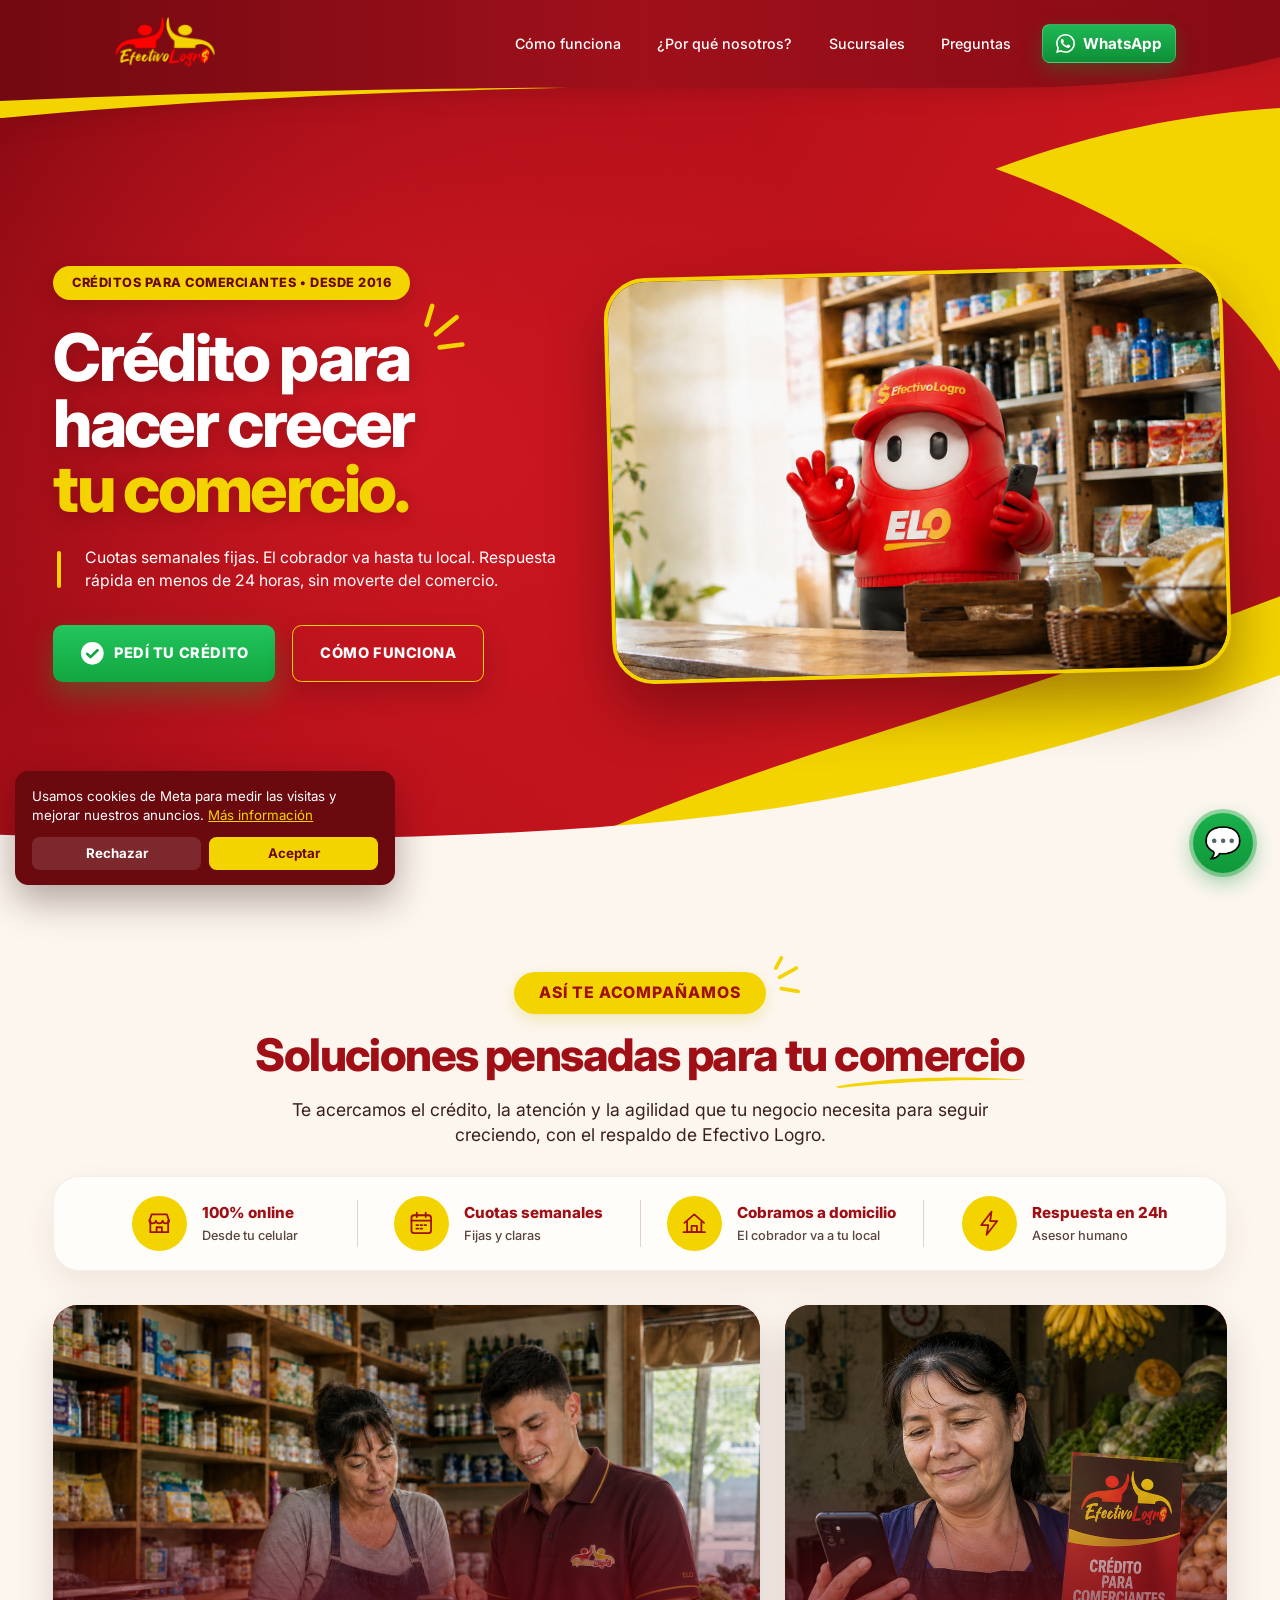
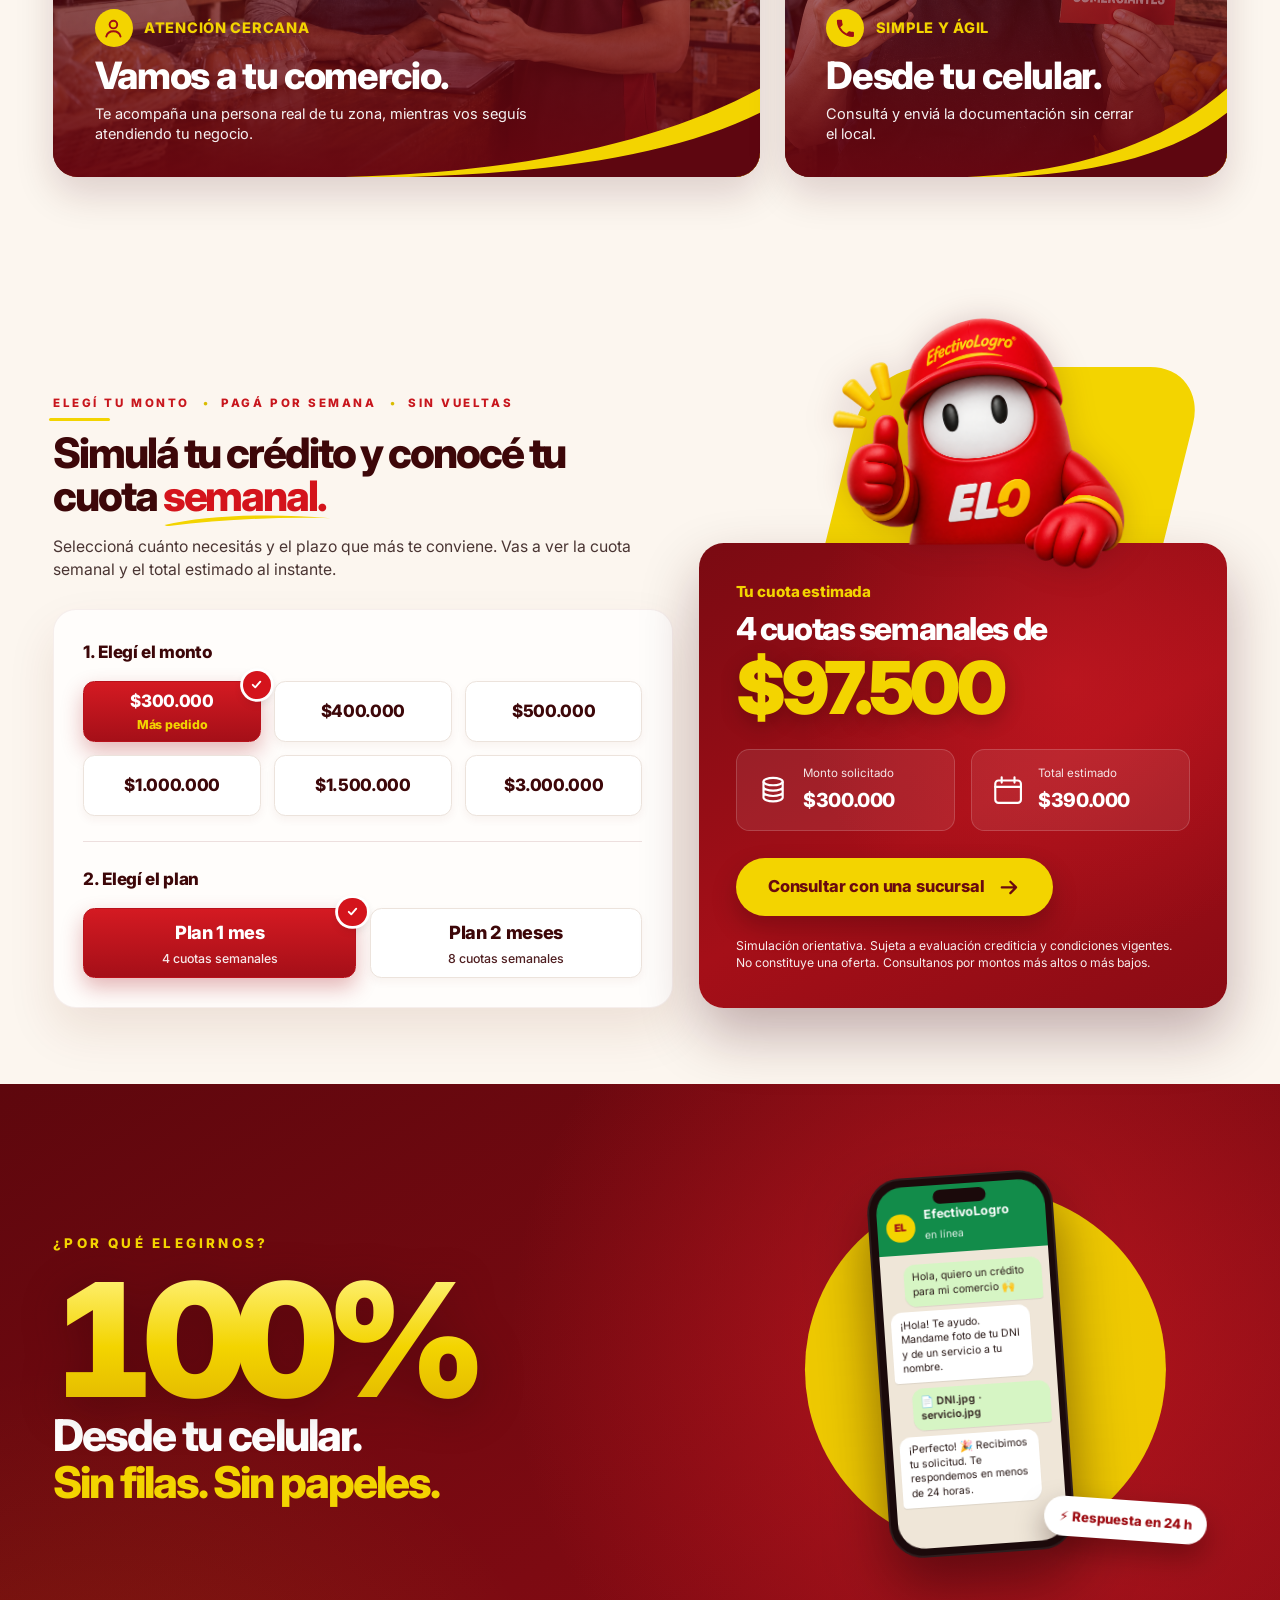
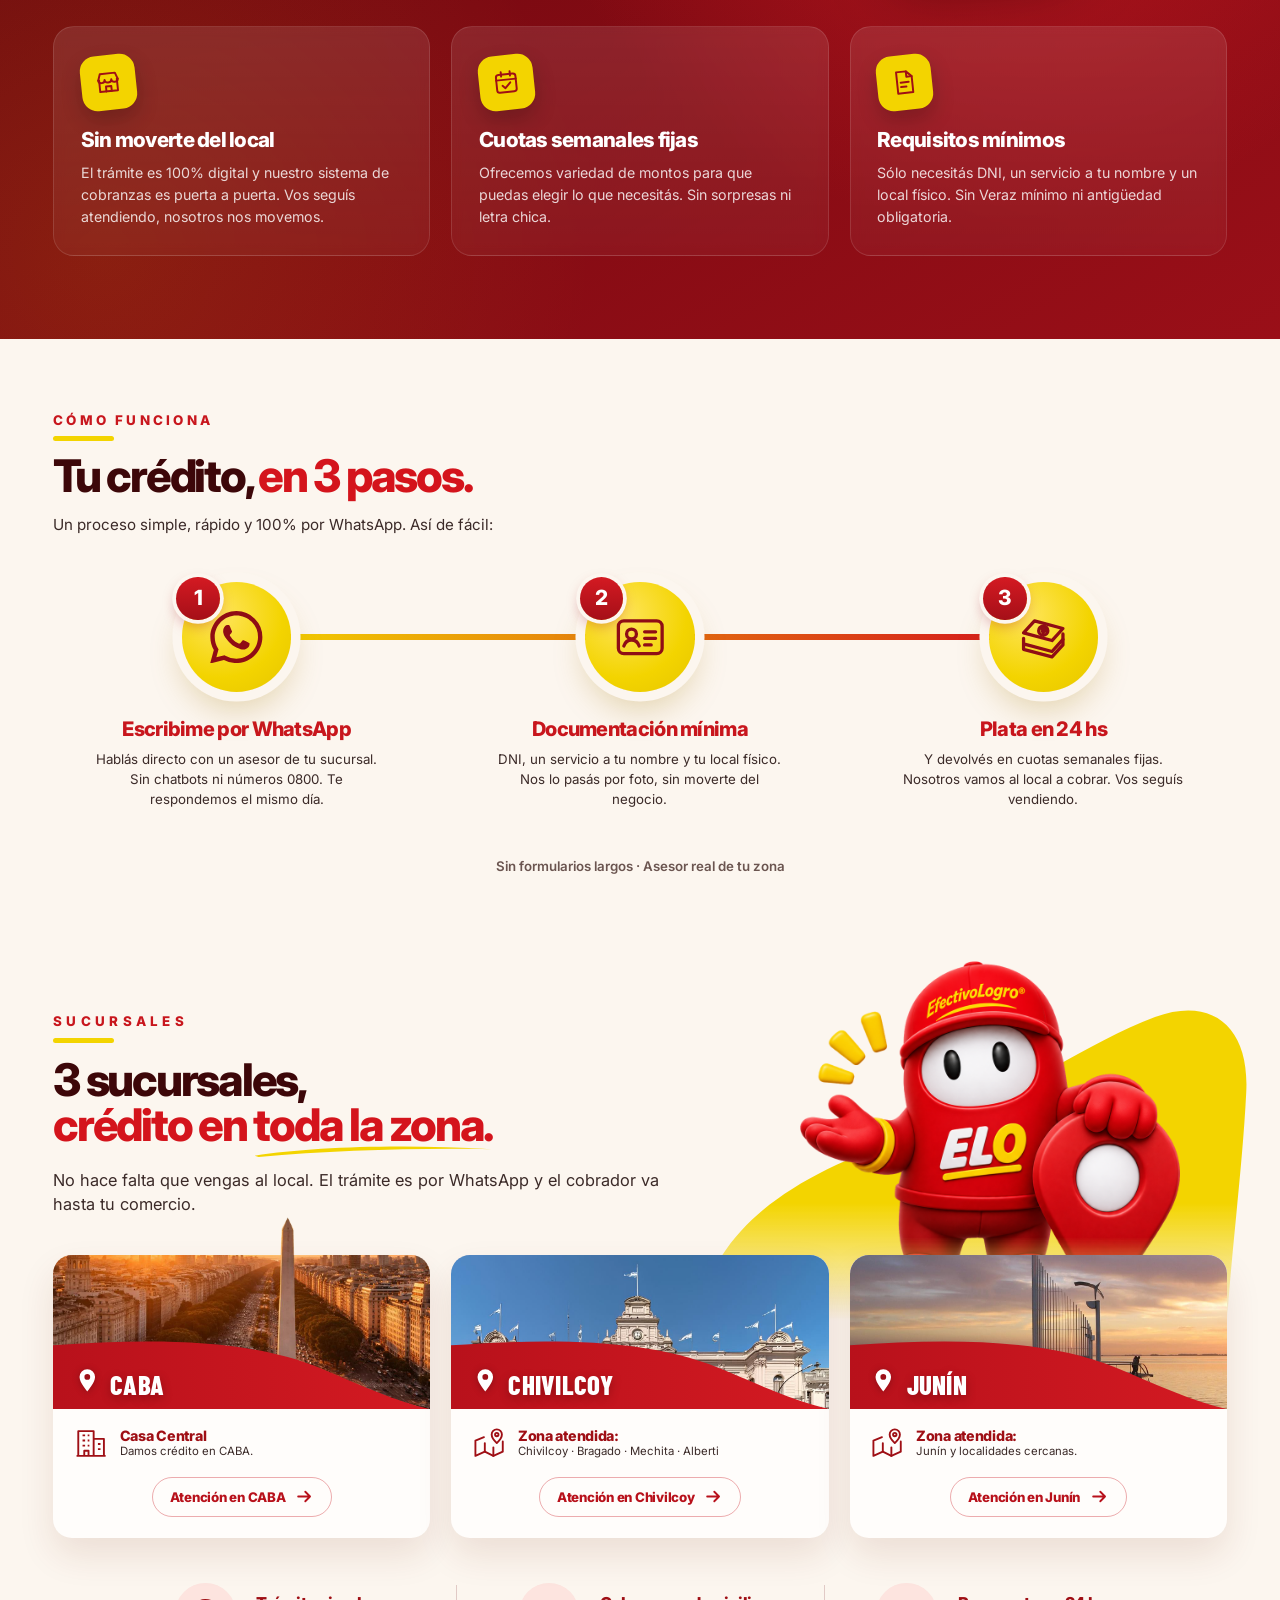
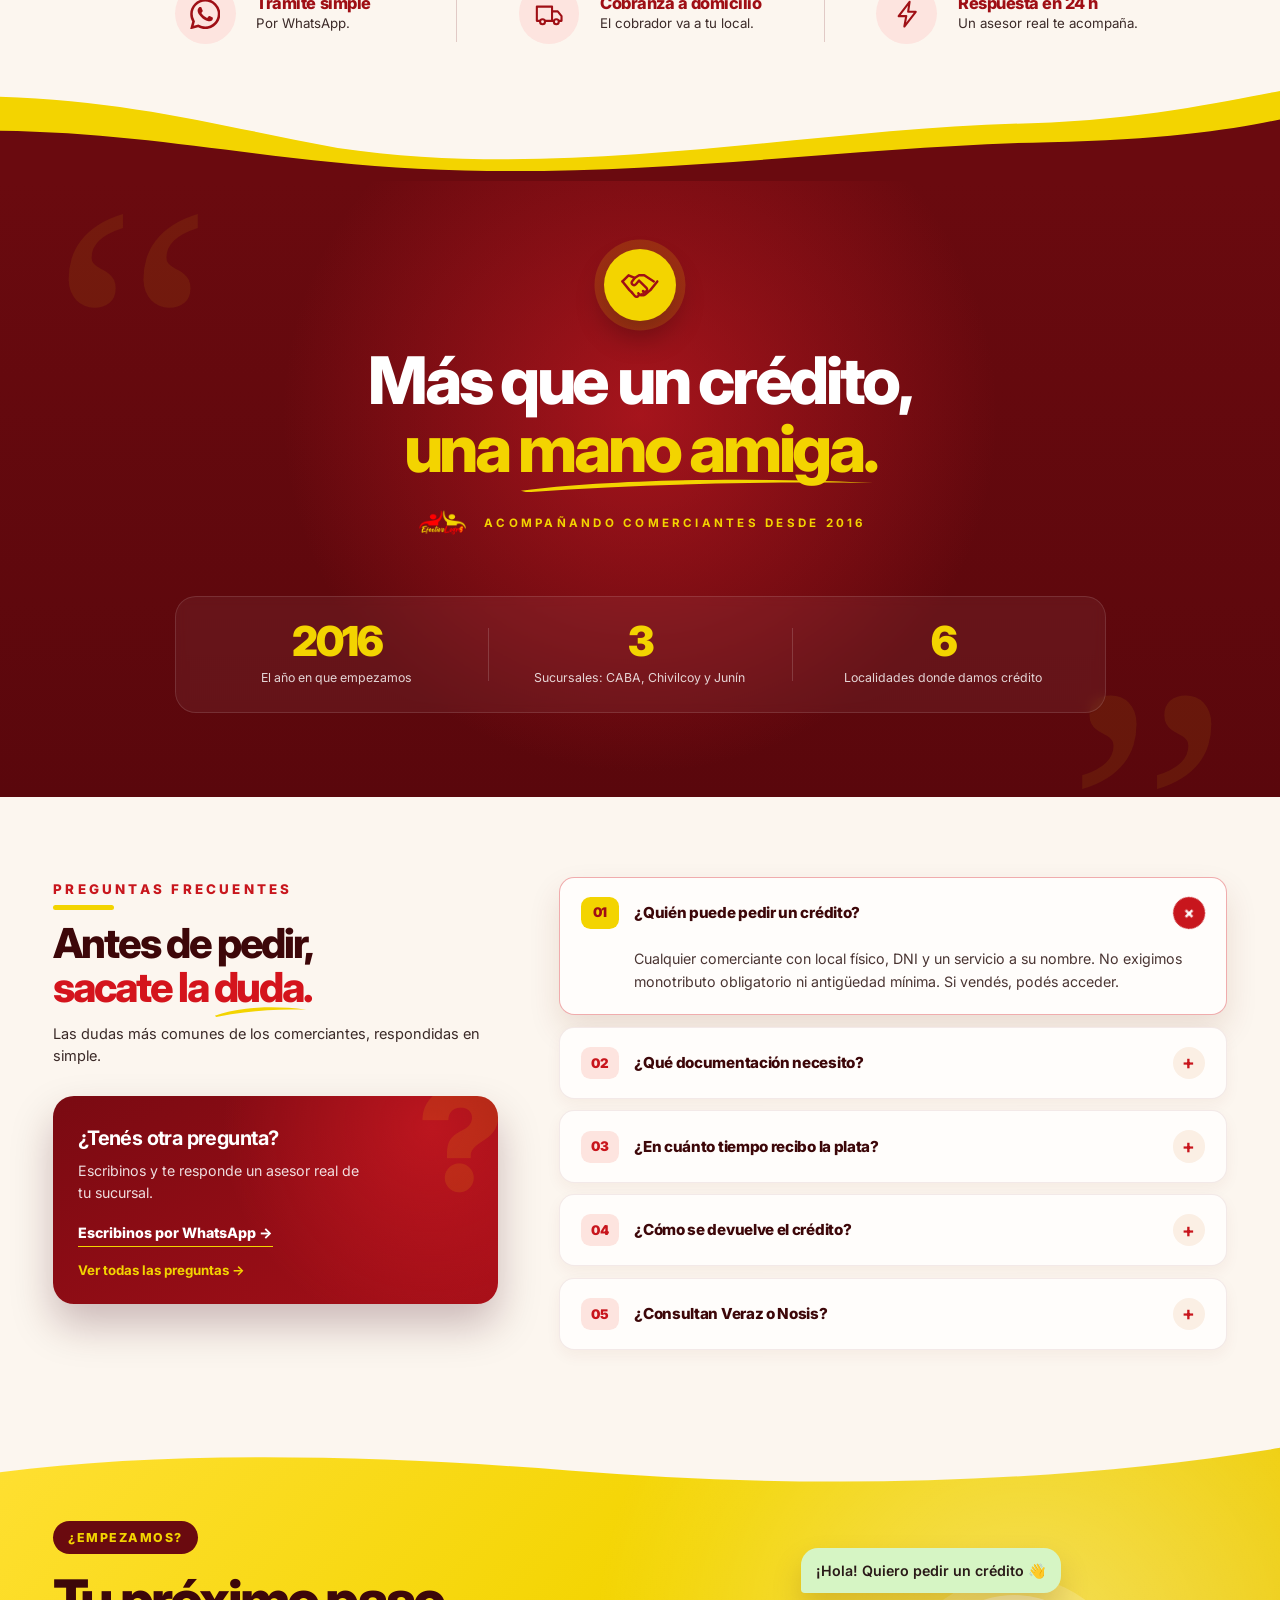
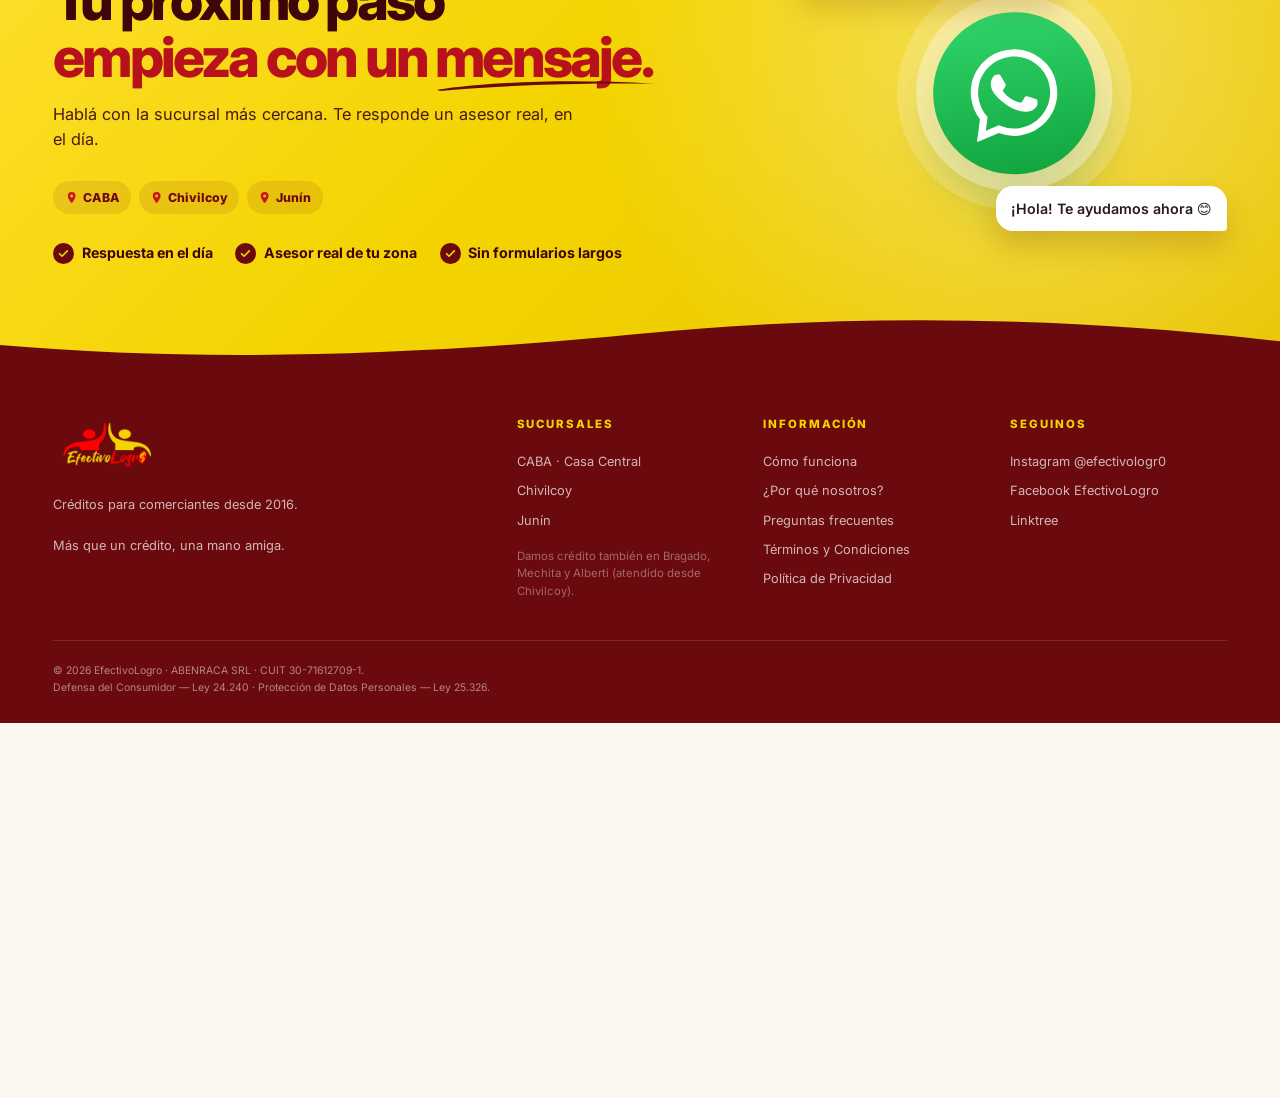
<file: index.html>
<!DOCTYPE html>
<html lang="es-AR">
<head>
<meta charset="UTF-8" />
<meta name="viewport" content="width=device-width, initial-scale=1.0, viewport-fit=cover" />
<meta name="theme-color" content="#6A0A0F" />
<meta name="description" content="EfectivoLogro — Créditos para comerciantes. Cuotas semanales fijas. El cobrador va hasta tu local. Sucursales en CABA, Chivilcoy y Junín. Damos crédito en toda la zona." />
<link rel="icon" type="image/png" href="assets/favicon.png" />
<title>EfectivoLogro — Más que un crédito, una mano amiga.</title>
<link href="https://fonts.googleapis.com/css2?family=Inter:wght@400;500;600;700;800;900&family=Barlow+Condensed:wght@700;800&family=Anton&display=swap" rel="stylesheet">
<style>
  /* ===== Tokens ===== */
  /* Paleta tomada del logo real (rojo #FF0000 + amarillo #F3D400).
     Para fondos amplios se baja la saturación a un rojo cálido (#C8161D)
     para mantener legibilidad sin perder identidad. */
  :root {
    --rojo-puro: #FF0000;      /* logo · acentos puntuales */
    --bordo: #C8161D;          /* rojo cálido · fondos hero/secciones */
    --bordo-dark: #9F0F15;     /* bordes · profundidad */
    --bordo-deep: #6A0A0F;     /* footer · manifesto */
    --bordo-glow: #FF1A1A;     /* gradients · hovers */
    --amarillo: #F3D400;       /* logo · CTA principal */
    --amarillo-deep: #D9BC00;  /* hover de CTA */
    --naranja: #F96800;        /* acento secundario del logo */
    --crema: #FFF4E0;
    --blanco: #FFFFFF;
    --negro: #1A0606;
    --gris-bg: #FAF6F0;
    --gris-mid: #6B5550;
    --gris-borde: #EBE0CD;
    --whatsapp: #25D366;
    --whatsapp-dark: #128C7E;
    --font-body: 'Inter', system-ui, -apple-system, sans-serif;
    --font-heading: 'Barlow Condensed', 'Arial Narrow', sans-serif;
    --font-impact: 'Anton', Impact, sans-serif;
    --type-h1: clamp(44px, 8vw, 86px);
    --type-h2: clamp(34px, 6vw, 52px);
    --type-h3: clamp(22px, 3vw, 28px);
    --max: 1240px;
    --pad-x: clamp(20px, 5vw, 56px);
    --radius: 16px;
  }
  * { box-sizing: border-box; margin: 0; padding: 0; }
  html { scroll-behavior: smooth; -webkit-text-size-adjust: 100%; }
  body {
    font-family: var(--font-body);
    color: var(--negro);
    background: var(--gris-bg);
    line-height: 1.55;
    -webkit-font-smoothing: antialiased;
  }
  img { max-width: 100%; display: block; }
  a { color: inherit; text-decoration: none; }
  button { font: inherit; cursor: pointer; border: none; background: none; }

  /* ===== Tipografía ===== */
  .display, h1, h2, h3 {
    font-family: var(--font-heading);
    font-weight: 700;
    letter-spacing: -0.012em;
    line-height: 1.12;
    text-transform: none;
    text-wrap: balance;
  }
  h1 { font-size: var(--type-h1); font-weight: 800; line-height: 1.03; }
  h3 { font-size: var(--type-h3); line-height: 1.22; letter-spacing: -0.008em; }

  /* ===== Layout helpers ===== */
  .container { max-width: calc(var(--max) + 2 * var(--pad-x)); margin: 0 auto; padding-inline: var(--pad-x); }

  /* ===== Botón pill (CTA principal) ===== */
  .pill {
    display: inline-flex;
    align-items: center;
    gap: 10px;
    background: var(--amarillo);
    color: var(--bordo-deep);
    padding: 16px 26px;
    border-radius: 999px;
    font-weight: 800;
    font-size: 14px;
    text-transform: uppercase;
    letter-spacing: 1px;
    transition: transform 0.18s ease, box-shadow 0.18s ease;
    box-shadow: 0 6px 18px rgba(245, 197, 24, 0.32);
    cursor: pointer;
  }
  .pill:hover { transform: translateY(-1px) scale(1.02); box-shadow: 0 10px 24px rgba(245, 197, 24, 0.45); }
  .pill:active { transform: translateY(0); }
  .pill.wa { background: var(--whatsapp); color: white; box-shadow: 0 6px 18px rgba(37, 211, 102, 0.35); }
  .pill.wa:hover { box-shadow: 0 10px 24px rgba(37, 211, 102, 0.48); }
  .pill.ghost { background: transparent; color: var(--amarillo); border: 2px solid var(--amarillo); box-shadow: none; }
  .pill.ghost:hover { background: var(--amarillo); color: var(--bordo-deep); }
  .pill.dark { background: var(--bordo-deep); color: white; box-shadow: 0 6px 18px rgba(92, 11, 8, 0.4); }

  /* ===== NAV ===== */
  .nav {
    position: sticky; top: 0; z-index: 50;
    background: var(--bordo-deep);
    color: white;
    box-shadow: 0 2px 14px rgba(0,0,0,0.15);
  }
  .nav-inner {
    display: flex;
    align-items: center;
    justify-content: space-between;
    padding: 14px var(--pad-x);
    max-width: var(--max);
    margin: 0 auto;
  }
  .logo {
    display: flex;
    align-items: center;
    gap: 12px;
    font-weight: 800;
  }
  .logo-img {
    height: 48px;
    width: auto;
    display: block;
  }
  @media (min-width: 768px) {
    .logo-img { height: 60px; }
  }
  .nav-links { display: none; gap: 24px; font-size: 14px; }
  .nav-links a { opacity: 0.85; transition: opacity 0.2s; }
  .nav-links a:hover { opacity: 1; color: var(--amarillo); }
  .nav-cta { display: none; }
  .hamburger {
    background: rgba(255,255,255,0.1);
    color: white;
    width: 44px; height: 44px;
    border-radius: 10px;
    display: flex; align-items: center; justify-content: center;
    font-size: 22px;
  }
  @media (min-width: 1024px) {
    .nav-links { display: flex; }
    .nav-cta { display: inline-flex; }
    .hamburger { display: none; }
  }
  /* Mobile drawer */
  .drawer {
    position: fixed; inset: 0; z-index: 100;
    background: var(--bordo-deep);
    color: white;
    transform: translateX(100%);
    transition: transform 0.3s ease;
    padding: 32px var(--pad-x);
    display: flex;
    flex-direction: column;
  }
  .drawer.open { transform: translateX(0); }
  .drawer-head { display: flex; justify-content: space-between; align-items: center; margin-bottom: 32px; }
  .drawer-close { font-size: 28px; color: white; padding: 8px; }
  .drawer a { display: block; padding: 16px 0; font-size: 22px; font-weight: 700; border-bottom: 1px solid rgba(255,255,255,0.15); }
  .drawer .pill { margin-top: 24px; align-self: flex-start; }
  .drawer a.pill { display: inline-flex; padding: 14px 24px; font-size: 15px; border-bottom: 0; }
  .drawer a.logo { padding: 0; border-bottom: 0; }

  /* ===== HERO ===== */
  .hero {
    background: radial-gradient(ellipse at top right, var(--bordo-glow) 0%, var(--bordo) 45%, var(--bordo-deep) 100%);
    color: white;
    padding: 56px var(--pad-x) 64px;
    position: relative;
    overflow: hidden;
  }
  .hero-decor {
    position: absolute; width: 64px; height: 64px;
    background: var(--amarillo);
    color: var(--bordo-deep);
    border-radius: 50%;
    display: flex; align-items: center; justify-content: center;
    font-family: var(--font-impact);
    font-size: 36px;
    box-shadow: 0 0 0 8px rgba(245, 197, 24, 0.18);
    z-index: 1;
  }
  .hero-decor.d1 { top: 40px; right: 6%; transform: rotate(-14deg); animation: float 5s ease-in-out infinite; }
  .hero-decor.d2 { display: none; }
  @keyframes float {
    0%, 100% { transform: translateY(0) rotate(-14deg); }
    50% { transform: translateY(-10px) rotate(-8deg); }
  }
  .hero-inner {
    max-width: var(--max);
    margin: 0 auto;
    position: relative;
    z-index: 2;
    display: grid;
    gap: 40px;
  }
  .hero-kicker {
    color: var(--amarillo);
    font-size: 12px;
    letter-spacing: 2.5px;
    text-transform: uppercase;
    font-weight: 800;
    margin-bottom: 16px;
  }
  .hero h1 {
    font-size: var(--type-h1);
    line-height: 1.03;
    letter-spacing: -0.018em;
    margin-bottom: 18px;
  }
  .hero h1 .yellow { color: var(--amarillo); display: block; }
  .hero-sub {
    font-size: clamp(15px, 4vw, 18px);
    opacity: 0.92;
    margin-bottom: 26px;
    max-width: 520px;
  }
  .hero-ctas { display: flex; flex-wrap: wrap; gap: 12px; }
  .hero-cities {
    margin-top: 28px;
    font-size: 11px;
    letter-spacing: 2px;
    text-transform: uppercase;
    color: var(--amarillo);
    opacity: 0.9;
    font-weight: 600;
  }
  .hero-photo {
    border-radius: var(--radius);
    overflow: hidden;
    background: var(--bordo-deep);
    aspect-ratio: 4/3;
    display: flex;
    align-items: center;
    justify-content: center;
    padding: 0;
    box-shadow: 0 20px 50px rgba(0,0,0,0.35);
    position: relative;
    border: 3px solid var(--amarillo);
  }
  .hero-photo img {
    width: 100%;
    height: 100%;
    object-fit: cover;
    object-position: 68% center;
  }
  .hero-photo::before {
    content: '';
    position: absolute;
    inset: 0;
    background: linear-gradient(180deg, transparent 55%, rgba(45, 0, 13, 0.58) 100%);
    pointer-events: none;
    z-index: 1;
  }
  .hero-photo figcaption {
    position: absolute;
    z-index: 2;
    left: 22px;
    right: 22px;
    bottom: 18px;
    color: white;
    font-size: 14px;
    font-weight: 800;
    letter-spacing: 0.2px;
  }
  @media (min-width: 768px) {
    .hero { padding: 80px var(--pad-x) 96px; }
    .hero-inner { grid-template-columns: 0.95fr 1.15fr; align-items: center; gap: 56px; }
  }

  /* ===== STRIP de diferenciales ===== */
  .strip {
    background: var(--bordo-dark);
    color: white;
    padding: 28px var(--pad-x);
    border-top: 4px solid var(--amarillo);
  }
  .strip-grid {
    max-width: var(--max);
    margin: 0 auto;
    display: grid;
    grid-template-columns: repeat(2, 1fr);
    gap: 22px;
  }

  /* ===== Historias visuales ===== */
  .visual-story {
    background: #fffaf3;
    padding: 72px var(--pad-x);
    border-block: 1px solid rgba(106,10,15,0.08);
  }
  .visual-story-grid {
    max-width: var(--max);
    margin: 0 auto;
    display: grid;
    gap: 22px;
  }
  .visual-card {
    position: relative;
    min-height: 330px;
    border-radius: var(--radius);
    overflow: hidden;
    background: var(--bordo);
    box-shadow: 0 14px 34px rgba(63, 0, 18, 0.14);
  }
  .visual-card img {
    width: 100%;
    height: 100%;
    min-height: 330px;
    object-fit: cover;
    display: block;
  }
  .visual-card::after {
    content: '';
    position: absolute;
    inset: 0;
    background: linear-gradient(180deg, transparent 42%, rgba(45, 0, 13, 0.88) 100%);
  }
  .visual-card-copy {
    position: absolute;
    z-index: 1;
    left: 24px;
    right: 24px;
    bottom: 22px;
    color: white;
  }
  .visual-card-copy small {
    display: block;
    color: var(--amarillo);
    text-transform: uppercase;
    letter-spacing: 2px;
    font-size: 10px;
    font-weight: 800;
    margin-bottom: 6px;
  }
  .visual-card-copy h2 {
    color: white;
    font-size: clamp(32px, 5vw, 46px);
    margin: 0 0 6px;
    text-transform: none;
    letter-spacing: -0.012em;
    line-height: 1.12;
  }
  .visual-card-copy p { max-width: 510px; font-size: 14px; opacity: 0.94; }
  @media (min-width: 768px) {
    .visual-story-grid { grid-template-columns: 1.35fr 0.85fr; }
    .visual-card { min-height: 460px; }
    .visual-card img { min-height: 460px; }
    .visual-card.secondary img { object-position: 48% center; }
  }

  /* ===== Simulador de crédito ===== */
  .simulator-section {
    background: linear-gradient(135deg, var(--amarillo) 0%, #ffd83b 55%, #ffb81f 100%);
    padding: 72px var(--pad-x);
    color: var(--bordo-deep);
  }
  .simulator-inner { max-width: var(--max); margin: 0 auto; }
  .simulator-section .eyebrow { color: var(--bordo); }
  .simulator-section h2 {
    color: var(--bordo-deep);
    max-width: 800px;
    text-transform: none;
    letter-spacing: -0.012em;
    line-height: 1.1;
  }
  .simulator-lead {
    max-width: 720px;
    margin-top: 12px;
    color: rgba(61,0,18,0.82);
    font-size: clamp(16px, 2vw, 19px);
    font-weight: 650;
  }
  .simulator-shell {
    display: grid;
    gap: 20px;
    margin-top: 34px;
  }
  .sim-card {
    background: #fffaf0;
    border: 2px solid rgba(96,0,28,0.12);
    border-radius: var(--radius);
    padding: clamp(20px, 4vw, 32px);
    box-shadow: 0 20px 55px rgba(96,0,28,0.16);
  }
  .sim-label {
    display: block;
    margin-bottom: 12px;
    color: var(--bordo-deep);
    font-size: 14px;
    font-weight: 900;
    letter-spacing: 0.05em;
    text-transform: uppercase;
  }
  .sim-label.plan-label { margin-top: 26px; }
  .amount-options {
    display: grid;
    grid-template-columns: repeat(2, minmax(0, 1fr));
    gap: 10px;
  }
  .plan-options {
    display: grid;
    grid-template-columns: repeat(2, minmax(0, 1fr));
    gap: 10px;
  }
  .amount-btn,
  .plan-btn {
    position: relative;
    min-height: 58px;
    border: 2px solid rgba(96,0,28,0.16);
    border-radius: 14px;
    background: #fff;
    color: var(--bordo-deep);
    font: inherit;
    font-weight: 900;
    cursor: pointer;
    transition: transform 0.18s ease, background 0.18s ease, color 0.18s ease, border-color 0.18s ease;
  }
  .amount-btn:hover,
  .plan-btn:hover { transform: translateY(-2px); border-color: var(--bordo); }
  .amount-btn:focus-visible,
  .plan-btn:focus-visible { outline: 3px solid var(--amarillo); outline-offset: 2px; }
  .amount-btn.active,
  .plan-btn.active {
    background: var(--bordo);
    border-color: var(--bordo);
    color: #fff;
  }
  .amount-btn small {
    display: block;
    margin-top: 3px;
    color: var(--rojo);
    font-size: 10px;
    font-weight: 900;
    letter-spacing: 0.06em;
    text-transform: uppercase;
  }
  .amount-btn.active small { color: var(--amarillo); }
  .plan-btn span { display: block; font-size: 12px; font-weight: 750; opacity: 0.72; }
  .sim-result {
    display: flex;
    flex-direction: column;
    justify-content: center;
    background: linear-gradient(150deg, var(--bordo-deep), var(--bordo));
    border-radius: var(--radius);
    padding: clamp(24px, 5vw, 38px);
    color: #fff;
    box-shadow: 0 24px 60px rgba(61,0,18,0.28);
  }
  .sim-result-kicker {
    color: var(--amarillo);
    font-size: 13px;
    font-weight: 900;
    letter-spacing: 0.08em;
    text-transform: uppercase;
  }
  .sim-result h3 { margin-top: 6px; color: #fff; font-size: clamp(27px, 4vw, 38px); line-height: 1.16; }
  .sim-weekly-value {
    margin: 12px 0 20px;
    color: var(--amarillo);
    font-family: var(--font-impact);
    font-size: clamp(50px, 9vw, 78px);
    line-height: 1;
    letter-spacing: -0.02em;
  }
  .sim-meta {
    display: grid;
    grid-template-columns: repeat(2, minmax(0, 1fr));
    gap: 10px;
    margin-bottom: 22px;
  }
  .sim-meta-item {
    padding: 13px;
    border: 1px solid rgba(255,255,255,0.18);
    border-radius: 12px;
    background: rgba(255,255,255,0.08);
  }
  .sim-meta-item span { display: block; margin-bottom: 4px; font-size: 11px; opacity: 0.74; text-transform: uppercase; }
  .sim-meta-item strong { font-size: 17px; }
  .sim-result .pill { align-self: flex-start; background: var(--amarillo); color: var(--bordo-deep); }
  .sim-disclaimer { margin-top: 16px; font-size: 11px; line-height: 1.45; opacity: 0.72; }
  @media (min-width: 768px) {
    .simulator-shell { grid-template-columns: 1.05fr 0.95fr; align-items: stretch; }
    .amount-options { grid-template-columns: repeat(3, minmax(0, 1fr)); }
  }
  @media (max-width: 767px) {
    .simulator-section { padding-block: 58px; }
    .simulator-shell { gap: 10px; margin-top: 26px; }
    .sim-card { border-radius: 18px 18px 8px 8px; padding: 20px; }
    .sim-result { border-radius: 8px 8px 18px 18px; padding: 26px 20px; box-shadow: 0 16px 36px rgba(61,0,18,0.24); }
    .sim-weekly-value { margin-block: 10px 18px; }
    .sim-result .pill { width: 100%; justify-content: center; text-align: center; }
  }
  .strip-item {
    display: flex;
    align-items: center;
    gap: 12px;
  }
  .strip-ico {
    width: 40px; height: 40px;
    background: var(--amarillo);
    color: var(--bordo-deep);
    border-radius: 50%;
    display: flex; align-items: center; justify-content: center;
    font-size: 18px;
    flex-shrink: 0;
  }
  .strip-text { font-size: 13px; line-height: 1.3; font-weight: 600; }
  .strip-text small { display: block; opacity: 0.75; font-weight: 400; font-size: 11px; margin-top: 2px; }
  @media (min-width: 768px) {
    .strip-grid { grid-template-columns: repeat(4, 1fr); gap: 28px; }
    .strip-text { font-size: 14px; }
  }

  /* ===== Sections shared ===== */
  section { padding: 64px 0; }
  .eyebrow {
    color: var(--bordo);
    font-size: 12px;
    letter-spacing: 2.5px;
    text-transform: uppercase;
    font-weight: 800;
    margin-bottom: 10px;
  }
  h2 {
    font-size: var(--type-h2);
    color: var(--negro);
    margin-bottom: 18px;
    line-height: 1.1;
  }
  h2 .y { color: var(--bordo); }
  .lead {
    color: var(--gris-mid);
    font-size: 15px;
    max-width: 640px;
    margin-bottom: 40px;
  }

  /* ===== Bloque "¿Por qué elegirnos?" ===== */
  .pillars-section { background: linear-gradient(145deg, var(--bordo-deep), #8f1016); color: white; padding: 80px 0; }
  .pillars-section .eyebrow { color: var(--amarillo); }
  .pillars-section h2 { color: white; max-width: 640px; text-transform: none; letter-spacing: -0.012em; line-height: 1.1; }
  .pillars-big {
    font-family: var(--font-impact);
    font-size: clamp(72px, 18vw, 140px);
    color: var(--amarillo);
    line-height: 0.9;
    margin: -10px 0 6px;
  }
  .pillars {
    display: grid;
    gap: 16px;
    margin-top: 40px;
  }
  .pillar {
    background: var(--crema);
    color: var(--negro);
    border-radius: var(--radius);
    padding: 24px;
    transition: transform 0.2s;
  }
  .pillar:hover { transform: translateY(-4px); }
  .pillar-dot {
    width: 14px; height: 14px;
    background: var(--amarillo);
    border-radius: 50%;
    margin-bottom: 12px;
    box-shadow: 0 0 0 5px rgba(245, 197, 24, 0.25);
  }
  .pillar h3 {
    color: var(--bordo);
    font-size: 23px;
    line-height: 1.2;
    margin-bottom: 8px;
  }
  .pillar p { color: var(--gris-mid); font-size: 14px; line-height: 1.55; }
  .branches-strip {
    background: var(--amarillo);
    color: var(--bordo-deep);
    text-align: center;
    padding: 22px var(--pad-x);
    margin-top: 56px;
    font-family: var(--font-heading);
    font-weight: 700;
    font-size: clamp(16px, 3.5vw, 22px);
    letter-spacing: 0.01em;
    line-height: 1.2;
  }
  .branches-strip small {
    display: block;
    font-family: var(--font-body);
    font-size: 11px;
    letter-spacing: 3px;
    font-weight: 700;
    margin-bottom: 6px;
  }
  @media (min-width: 768px) {
    .pillars { grid-template-columns: repeat(3, 1fr); }
  }

  /* ===== Cómo funciona ===== */
  #como { background: #fff; }
  #como h2 { text-transform: none; letter-spacing: -0.012em; line-height: 1.1; }
  .steps {
    display: grid;
    gap: 16px;
  }
  .step {
    background: white;
    border: 1px solid var(--gris-borde);
    border-radius: var(--radius);
    padding: 28px;
    position: relative;
    transition: all 0.2s;
  }
  .step:hover { border-color: var(--bordo); box-shadow: 0 10px 24px rgba(0,0,0,0.06); }
  .step-num {
    display: inline-flex;
    align-items: center; justify-content: center;
    width: 48px; height: 48px;
    border-radius: 50%;
    background: var(--amarillo);
    color: var(--bordo);
    font-family: var(--font-impact);
    font-size: 24px;
    margin-bottom: 16px;
  }
  .step h3 {
    color: var(--bordo);
    font-size: 24px;
    line-height: 1.2;
    margin-bottom: 8px;
  }
  .step p { color: var(--gris-mid); font-size: 14px; }
  @media (min-width: 768px) {
    .steps { grid-template-columns: repeat(3, 1fr); }
  }

  /* ===== Sucursales ===== */
  .branches-section { background: #fff8ea; }
  .branches-section h2 { text-transform: none; letter-spacing: -0.012em; line-height: 1.1; }
  .branches-grid {
    display: grid;
    gap: 18px;
  }
  .branch-card {
    background: white;
    border-radius: var(--radius);
    overflow: hidden;
    box-shadow: 0 4px 14px rgba(0,0,0,0.05);
    transition: transform 0.2s, box-shadow 0.2s;
    display: flex;
    flex-direction: column;
  }
  .branch-card:hover { transform: translateY(-4px); box-shadow: 0 14px 32px rgba(0,0,0,0.1); }
  .branch-card.is-static { cursor: default; }
  .branch-card.is-static:hover { transform: none; box-shadow: 0 4px 14px rgba(0,0,0,0.05); }
  .branch-photo {
    aspect-ratio: 16/10;
    background:
      radial-gradient(circle at 20% 30%, rgba(255,255,255,0.12), transparent 60%),
      linear-gradient(135deg, var(--bordo-glow) 0%, var(--bordo) 45%, var(--bordo-deep) 100%);
    color: var(--amarillo);
    display: flex; align-items: center; justify-content: center;
    font-family: var(--font-heading);
    font-weight: 800;
    font-size: 44px;
    letter-spacing: 0.01em;
    line-height: 1.08;
    position: relative;
    overflow: hidden;
  }
  .branch-photo::before {
    content: '';
    position: absolute;
    inset: 0;
    background: url('assets/logo-tight.png') center/60% no-repeat;
    opacity: 0.12;
    filter: brightness(1.5);
  }
  .branch-photo::after {
    content: '';
    position: absolute;
    right: -30px; top: -30px;
    width: 90px; height: 90px;
    background: var(--amarillo);
    border-radius: 50%;
    opacity: 0.18;
  }
  .branch-photo span {
    position: relative;
    z-index: 2;
    text-shadow: 0 4px 12px rgba(0,0,0,0.3);
  }
  .branch-body { padding: 22px; }
  .branch-city {
    font-family: var(--font-heading);
    font-weight: 700;
    font-size: 30px;
    color: var(--bordo);
    text-transform: none;
    line-height: 1.16;
    margin-bottom: 8px;
  }
  .branch-addr { color: var(--gris-mid); font-size: 13px; margin-bottom: 14px; }
  .branch-addr strong { color: var(--negro); font-weight: 700; }
  .branch-wa {
    display: inline-flex;
    align-items: center;
    gap: 8px;
    background: var(--whatsapp);
    color: white;
    padding: 10px 16px;
    border-radius: 999px;
    font-size: 13px;
    font-weight: 700;
    transition: background 0.2s;
  }
  .branch-wa:hover { background: var(--whatsapp-dark); }
  @media (min-width: 640px) {
    .branches-grid { grid-template-columns: repeat(2, 1fr); }
  }
  @media (min-width: 1024px) {
    .branches-grid { grid-template-columns: repeat(3, 1fr); }
  }

  /* ===== Manifiesto ===== */
  .manifesto-section {
    background: var(--bordo-deep);
    color: white;
    text-align: center;
    padding: 80px var(--pad-x);
  }
  .manifesto-quote {
    font-family: var(--font-heading);
    font-weight: 700;
    font-size: clamp(32px, 7vw, 56px);
    line-height: 1.12;
    letter-spacing: -0.012em;
    text-transform: none;
    max-width: 800px;
    margin: 0 auto 20px;
  }
  .manifesto-quote span { color: var(--amarillo); }
  .manifesto-author { color: var(--amarillo); font-size: 11px; letter-spacing: 3px; text-transform: uppercase; font-weight: 700; }

  /* ===== FAQ ===== */
  .faq-section { background: #fffdf8; }
  .faq-section h2 { text-transform: none; letter-spacing: -0.012em; line-height: 1.1; }
  .faq {
    max-width: 800px;
    margin: 0 auto;
  }
  .faq-item {
    border-bottom: 1px solid var(--gris-borde);
  }
  .faq-q {
    width: 100%;
    text-align: left;
    padding: 22px 0;
    font-size: 16px;
    font-weight: 700;
    color: var(--negro);
    display: flex;
    justify-content: space-between;
    align-items: center;
    gap: 16px;
    cursor: pointer;
    background: none;
  }
  .faq-q .ico {
    width: 32px; height: 32px;
    border-radius: 50%;
    background: var(--crema);
    color: var(--bordo);
    display: flex; align-items: center; justify-content: center;
    font-size: 18px;
    transition: transform 0.25s, background 0.25s, color 0.25s;
    flex-shrink: 0;
  }
  .faq-item.open .faq-q .ico { background: var(--bordo); color: var(--amarillo); transform: rotate(45deg); }
  .faq-a {
    max-height: 0; overflow: hidden;
    transition: max-height 0.35s ease, padding 0.35s ease;
    color: var(--gris-mid);
    font-size: 14.5px;
    line-height: 1.6;
  }
  .faq-item.open .faq-a { max-height: 300px; padding: 0 0 22px; }

  /* ===== Final CTA ===== */
  .final-cta {
    background: linear-gradient(135deg, var(--amarillo), var(--amarillo-deep));
    color: var(--bordo-deep);
    text-align: center;
    padding: 64px var(--pad-x);
  }
  .final-cta h2 {
    color: var(--bordo-deep);
    font-size: clamp(34px, 6vw, 50px);
    margin-bottom: 22px;
    text-transform: none;
    letter-spacing: -0.012em;
    line-height: 1.1;
  }
  .final-cta p {
    font-size: 16px;
    margin-bottom: 28px;
    opacity: 0.85;
    max-width: 540px;
    margin-left: auto;
    margin-right: auto;
  }

  /* ===== Footer ===== */
  footer {
    background: var(--bordo-deep);
    color: rgba(255,255,255,0.75);
    padding: 56px var(--pad-x) 28px;
    font-size: 14px;
  }
  .footer-grid {
    max-width: var(--max);
    margin: 0 auto;
    display: grid;
    gap: 32px;
    margin-bottom: 36px;
  }
  @media (min-width: 768px) {
    .footer-grid { grid-template-columns: 2fr 1fr 1fr 1fr; }
  }
  .footer-col strong {
    color: var(--amarillo);
    display: block;
    margin-bottom: 14px;
    font-size: 12px;
    letter-spacing: 2px;
    text-transform: uppercase;
    font-weight: 800;
  }
  .footer-col a, .footer-col div {
    display: block;
    padding: 5px 0;
    color: rgba(255,255,255,0.7);
    transition: color 0.2s;
    font-size: 13.5px;
  }
  .footer-col a:hover { color: var(--amarillo); }
  .footer-legal {
    max-width: var(--max);
    margin: 0 auto;
    padding-top: 24px;
    border-top: 1px solid rgba(255,255,255,0.12);
    font-size: 11px;
    color: rgba(255,255,255,0.5);
    line-height: 1.6;
  }

  /* ===== WhatsApp FAB ===== */
  .wa-fab {
    position: fixed;
    bottom: 18px;
    right: 18px;
    z-index: 60;
    background: var(--whatsapp);
    color: white;
    width: 60px; height: 60px;
    border-radius: 50%;
    display: flex; align-items: center; justify-content: center;
    font-size: 30px;
    box-shadow: 0 8px 24px rgba(37, 211, 102, 0.45);
    transition: transform 0.2s;
    text-decoration: none;
  }
  .wa-fab::before {
    content: '';
    position: absolute;
    inset: -4px;
    border-radius: 50%;
    background: var(--whatsapp);
    z-index: -1;
    opacity: 0.4;
    animation: pulse 2s ease-out infinite;
  }
  @keyframes pulse {
    0% { transform: scale(1); opacity: 0.6; }
    100% { transform: scale(1.4); opacity: 0; }
  }
  .wa-fab:hover { transform: scale(1.08); }
  @media (min-width: 768px) {
    .wa-fab { bottom: 28px; right: 28px; width: 64px; height: 64px; font-size: 32px; }
  }

  /* ===== Header + Hero editorial ===== */
  .nav {
    background: linear-gradient(90deg, #69080d 0%, var(--bordo-deep) 55%, #7b090f 100%);
    box-shadow: 0 8px 30px rgba(57, 0, 8, 0.2);
  }
  .nav-inner {
    min-height: 92px;
    gap: 32px;
    padding-block: 10px;
  }
  .logo-img { height: 72px; }
  .nav-links {
    margin-left: auto;
    gap: clamp(22px, 2.5vw, 38px);
    font-size: 14px;
    font-weight: 600;
  }
  .nav-links a { opacity: 0.9; }
  .nav-cta {
    min-height: 50px;
    padding: 13px 23px;
    text-transform: none;
    letter-spacing: 0;
    font-size: 14px;
    box-shadow: 0 10px 24px rgba(37, 211, 102, 0.3);
  }
  .wa-icon {
    width: 20px;
    height: 20px;
    flex: 0 0 20px;
    display: block;
  }

  .hero {
    isolation: isolate;
    min-height: 690px;
    padding: 76px var(--pad-x) 138px;
    background:
      radial-gradient(circle at 88% 8%, rgba(255, 50, 42, 0.88) 0%, rgba(255, 50, 42, 0) 32%),
      radial-gradient(circle at 12% 92%, rgba(159, 15, 21, 0.66) 0%, rgba(159, 15, 21, 0) 40%),
      linear-gradient(128deg, #78080f 0%, #b20f18 45%, #e01a22 100%);
  }
  .hero::before,
  .hero::after {
    content: '';
    position: absolute;
    pointer-events: none;
    z-index: 0;
    border-radius: 50%;
  }
  .hero::before {
    width: min(74vw, 1060px);
    height: 430px;
    right: -23%;
    bottom: -310px;
    background: var(--crema);
    transform: rotate(-8deg);
    box-shadow: 0 -24px 0 var(--amarillo);
  }
  .hero::after {
    width: min(68vw, 920px);
    height: 390px;
    left: -25%;
    bottom: -330px;
    border: 68px solid var(--amarillo);
    opacity: 0.96;
    transform: rotate(8deg);
  }
  .hero-inner {
    grid-template-columns: minmax(0, 0.88fr) minmax(430px, 1.12fr);
    align-items: center;
    gap: clamp(48px, 6vw, 88px);
  }
  .hero-copy {
    position: relative;
    max-width: 570px;
  }
  .hero-copy::before,
  .hero-copy::after {
    content: '';
    position: absolute;
    background: var(--amarillo);
    border-radius: 999px;
    opacity: 0.95;
  }
  .hero-copy::before {
    width: 42px;
    height: 6px;
    top: 109px;
    right: 20px;
    transform: rotate(-42deg);
  }
  .hero-copy::after {
    width: 24px;
    height: 6px;
    top: 137px;
    right: 4px;
    transform: rotate(-12deg);
  }
  .hero-kicker {
    margin-bottom: 20px;
    font-size: 12px;
    letter-spacing: 0.2em;
  }
  .hero h1 {
    max-width: 560px;
    margin-bottom: 22px;
    font-size: clamp(58px, 6.1vw, 88px);
    font-weight: 800;
    line-height: 0.94;
    letter-spacing: -0.025em;
    text-wrap: initial;
  }
  .hero-title-line { display: block; white-space: nowrap; }
  .hero h1 .yellow { display: block; color: var(--amarillo); }
  .hero-sub {
    max-width: 530px;
    margin-bottom: 30px;
    font-size: clamp(16px, 1.35vw, 19px);
    line-height: 1.55;
  }
  .hero-ctas { gap: 14px; }
  .hero-ctas .pill {
    min-height: 56px;
    padding: 15px 25px;
    font-size: 14px;
    box-shadow: 0 12px 28px rgba(28, 0, 5, 0.2);
  }
  .hero-ctas .pill.ghost {
    color: white;
    border-color: rgba(255, 255, 255, 0.9);
  }
  .hero-ctas .pill.ghost:hover {
    background: white;
    color: var(--bordo-deep);
  }
  .hero-cities {
    display: inline-block;
    max-width: 560px;
    margin-top: 30px;
    padding: 8px 12px;
    border: 1px solid rgba(255, 255, 255, 0.14);
    border-radius: 999px;
    background: rgba(86, 2, 11, 0.5);
    backdrop-filter: blur(6px);
    font-size: 11px;
    line-height: 1.55;
    letter-spacing: 0.16em;
  }
  .hero-photo {
    aspect-ratio: 16 / 11;
    border: 5px solid var(--amarillo);
    border-radius: 30px;
    transform: rotate(2.2deg);
    transform-origin: center;
    box-shadow: 0 32px 65px rgba(48, 0, 8, 0.42), 18px 18px 0 rgba(106, 10, 15, 0.22);
    overflow: hidden;
  }
  .hero-photo img { object-position: 65% center; transform: scale(1.015); }
  .hero-photo figcaption {
    left: 24px;
    right: auto;
    bottom: 20px;
    padding: 8px 13px;
    border-radius: 999px;
    background: rgba(82, 3, 10, 0.7);
    backdrop-filter: blur(8px);
    font-size: 13px;
    line-height: 1.2;
  }
  .hero-decor.d1 {
    width: 72px;
    height: 72px;
    top: 38px;
    right: 5%;
    font-size: 38px;
    z-index: 3;
    box-shadow: 0 0 0 10px rgba(243, 212, 0, 0.18), 0 12px 30px rgba(67, 0, 6, 0.22);
  }

  .strip {
    position: relative;
    z-index: 5;
    max-width: min(1180px, calc(100% - 40px));
    margin: -70px auto 0;
    padding: 24px 28px;
    border: 1px solid rgba(106, 10, 15, 0.1);
    border-radius: 24px;
    background: var(--crema);
    color: var(--bordo-deep);
    box-shadow: 0 22px 55px rgba(71, 5, 10, 0.18);
  }
  .strip-grid {
    grid-template-columns: repeat(4, minmax(0, 1fr));
    gap: 0;
  }
  .strip-item {
    position: relative;
    min-height: 64px;
    padding: 4px 24px;
    gap: 14px;
  }
  .strip-item + .strip-item::before {
    content: '';
    position: absolute;
    left: 0;
    top: 8px;
    bottom: 8px;
    width: 1px;
    background: rgba(106, 10, 15, 0.18);
  }
  .strip-ico {
    width: 42px;
    height: 42px;
    flex: 0 0 42px;
    border-radius: 0;
    background: transparent;
    color: var(--bordo);
    box-shadow: none;
  }
  .strip-ico svg {
    width: 32px;
    height: 32px;
    stroke: currentColor;
    stroke-width: 1.8;
    stroke-linecap: round;
    stroke-linejoin: round;
  }
  .strip-text {
    color: var(--bordo-deep);
    font-size: 14px;
    line-height: 1.28;
    font-weight: 800;
  }
  .strip-text small {
    margin-top: 4px;
    color: var(--gris-mid);
    font-size: 11px;
    line-height: 1.35;
    opacity: 1;
  }
  .visual-story { margin-top: -22px; padding-top: 112px; }

  @media (max-width: 1100px) {
    .hero { min-height: 640px; padding-top: 64px; }
    .hero-inner { grid-template-columns: minmax(0, 0.9fr) minmax(390px, 1.1fr); gap: 42px; }
    .hero h1 { font-size: clamp(54px, 6.3vw, 72px); }
    .hero-copy::before, .hero-copy::after { display: none; }
    .strip-item { padding-inline: 16px; }
  }
  @media (max-width: 900px) {
    .nav-inner { min-height: 78px; }
    .logo-img { height: 58px; }
    .hero { padding: 58px var(--pad-x) 124px; }
    .hero-inner { grid-template-columns: 1fr; gap: 48px; }
    .hero-copy { max-width: 650px; }
    .hero h1 { max-width: 650px; font-size: clamp(58px, 10vw, 78px); }
    .hero-photo { width: min(92%, 720px); margin: 0 auto; transform: rotate(1.5deg); }
    .hero-decor.d1 { top: 44%; right: 4%; }
    .strip { max-width: calc(100% - 32px); margin-top: -60px; }
    .strip-grid { grid-template-columns: repeat(2, minmax(0, 1fr)); row-gap: 14px; }
    .strip-item:nth-child(3)::before { display: none; }
    .strip-item:nth-child(n+3) { padding-top: 18px; border-top: 1px solid rgba(106, 10, 15, 0.14); }
  }
  @media (max-width: 560px) {
    .nav-inner { min-height: 72px; padding-block: 8px; }
    .logo-img { height: 52px; }
    .hero { min-height: 0; padding: 48px 20px 104px; }
    .hero::before { width: 680px; height: 300px; right: -470px; bottom: -225px; }
    .hero::after { width: 620px; height: 270px; left: -460px; bottom: -235px; border-width: 46px; }
    .hero-inner { gap: 38px; }
    .hero-kicker { max-width: 260px; font-size: 11px; line-height: 1.45; }
    .hero h1 {
      max-width: 100%;
      font-size: clamp(48px, 14.2vw, 62px);
      line-height: 0.96;
      letter-spacing: -0.02em;
    }
    .hero-title-line { white-space: normal; }
    .hero-sub { font-size: 16px; line-height: 1.55; }
    .hero-ctas { display: grid; grid-template-columns: 1fr; }
    .hero-ctas .pill { width: 100%; justify-content: center; }
    .hero-cities { font-size: 10px; letter-spacing: 0.13em; }
    .hero-photo { width: 100%; border-width: 4px; border-radius: 22px; transform: rotate(1deg); }
    .hero-photo figcaption { left: 14px; bottom: 13px; max-width: calc(100% - 28px); font-size: 11px; }
    .hero-decor.d1 { width: 58px; height: 58px; top: 36px; right: 22px; font-size: 30px; }
    .strip { max-width: calc(100% - 24px); margin-top: -52px; padding: 18px 16px; border-radius: 20px; }
    .strip-grid { grid-template-columns: 1fr; row-gap: 0; }
    .strip-item { min-height: 66px; padding: 12px 6px; }
    .strip-item + .strip-item::before { display: none; }
    .strip-item:nth-child(n+3) { padding-top: 12px; }
    .strip-item + .strip-item { border-top: 1px solid rgba(106, 10, 15, 0.14); }
    .visual-story { margin-top: -18px; padding-top: 96px; }
  }

  /* ===== Nav curvo + sección "Así te acompañamos" ===== */
  .nav {
    background: transparent;
    box-shadow: none;
  }
  .nav::before {
    content: '';
    position: absolute;
    left: 0; right: 0; top: 0;
    height: calc(100% + 32px);
    z-index: -1;
    pointer-events: none;
    background: url("data:image/svg+xml,%3Csvg xmlns='http://www.w3.org/2000/svg' viewBox='0 0 1440 124' preserveAspectRatio='none'%3E%3Cdefs%3E%3ClinearGradient id='g' x1='0' x2='1' y1='0' y2='0'%3E%3Cstop offset='0' stop-color='%23720911'/%3E%3Cstop offset='.5' stop-color='%23a0101b'/%3E%3Cstop offset='1' stop-color='%23860b14'/%3E%3C/linearGradient%3E%3C/defs%3E%3Cpath fill='%23F3D400' d='M0 60C220 70 420 86 640 92C420 96 200 106 0 124Z'/%3E%3Cpath fill='url(%23g)' d='M0 0H1440V60C1340 84 1240 92 1110 92H600C380 94 180 98 0 106Z'/%3E%3C/svg%3E") no-repeat 0 0 / 100% 100%;
    filter: drop-shadow(0 6px 12px rgba(57, 0, 8, 0.16));
  }
  .nav-links { gap: clamp(24px, 3vw, 48px); font-size: 15px; font-weight: 500; }
  .nav-links a { opacity: 1; }
  .nav-cta {
    min-height: 0;
    gap: 8px;
    font-size: 16px;
    font-weight: 700;
    padding: 7px 14px;
    border-radius: 8px;
    background: linear-gradient(180deg, #22c55e 0%, #12a63f 100%);
    border: 2px solid rgba(255, 255, 255, 0.22);
  }

  .visual-story {
    margin-top: 0;
    padding: 76px var(--pad-x) 72px;
    background: #fcf6ef;
    border: 0;
  }
  .vs-head { max-width: 1280px; margin: 0 auto; text-align: center; }
  .vs-kicker {
    position: relative;
    display: inline-block;
    margin-bottom: 18px;
    padding: 9px 26px;
    border-radius: 999px;
    background: var(--amarillo);
    color: var(--bordo-dark);
    font-size: clamp(14px, 1.3vw, 19px);
    font-weight: 800;
    letter-spacing: 0.06em;
    text-transform: uppercase;
    box-shadow: 0 6px 16px rgba(217, 188, 0, 0.25);
  }
  .vs-kicker::after {
    content: '';
    position: absolute;
    right: -38px;
    top: -18px;
    width: 34px;
    height: 44px;
    background: url("data:image/svg+xml,%3Csvg xmlns='http://www.w3.org/2000/svg' viewBox='0 0 34 44' fill='none' stroke='%23F3D400' stroke-width='4' stroke-linecap='round'%3E%3Cpath d='M6 14 12 3M10 24 28 14M12 36l18 3'/%3E%3C/svg%3E") no-repeat center / contain;
  }
  .vs-title {
    margin: 0 0 18px;
    color: var(--bordo-dark);
    font-family: var(--font-body);
    font-size: clamp(34px, 3.7vw, 64px);
    font-weight: 800;
    letter-spacing: -0.035em;
    line-height: 1.08;
  }
  .vs-mark { position: relative; display: inline-block; }
  .vs-mark::after {
    content: '';
    position: absolute;
    left: 0; right: -4%;
    bottom: -0.2em;
    height: 0.3em;
    background: url("data:image/svg+xml,%3Csvg xmlns='http://www.w3.org/2000/svg' viewBox='0 0 240 20' preserveAspectRatio='none'%3E%3Cpath fill='%23F3D400' d='M2 18C60 4 150 0 238 8C160 6 80 10 6 20Z'/%3E%3C/svg%3E") no-repeat center / 100% 100%;
  }
  .vs-lead {
    max-width: 760px;
    margin: 0 auto;
    color: #3b1f1c;
    font-size: clamp(16px, 1.45vw, 21px);
    line-height: 1.45;
  }

  .visual-story .strip {
    max-width: var(--max);
    margin: 30px auto 36px;
    padding: 16px 20px;
    border: 1px solid rgba(106, 10, 15, 0.06);
    border-radius: 28px;
    background: #fffdf9;
    box-shadow: 0 14px 34px rgba(110, 40, 10, 0.08);
  }
  .visual-story .strip-item { justify-content: center; padding: 4px 14px; gap: 16px; }
  .visual-story .strip-ico {
    width: 58px; height: 58px;
    flex: 0 0 58px;
    border-radius: 50%;
    background: var(--amarillo);
    color: var(--bordo-dark);
  }
  .visual-story .strip-ico svg { width: 30px; height: 30px; stroke-width: 2; }
  .visual-story .strip-text { color: var(--bordo-dark); font-size: clamp(15px, 1.25vw, 19px); }
  .visual-story .strip-text { white-space: nowrap; }
  .visual-story .strip-text small { color: #5a4440; font-size: clamp(13px, 1.05vw, 16px); font-weight: 500; }

  .visual-story-grid { max-width: var(--max); gap: 26px; }
  .visual-card { border-radius: 26px; box-shadow: 0 18px 40px rgba(63, 0, 18, 0.16); }
  .visual-card::after {
    background: linear-gradient(180deg, transparent 38%, rgba(112, 8, 20, 0.55) 62%, rgba(104, 6, 16, 0.96) 100%);
  }
  .visual-card::before {
    content: '';
    position: absolute;
    right: 0; bottom: 0;
    z-index: 1;
    width: 62%;
    height: 110px;
    pointer-events: none;
    background: url("data:image/svg+xml,%3Csvg xmlns='http://www.w3.org/2000/svg' viewBox='0 0 600 140' preserveAspectRatio='none'%3E%3Cpath fill='%23F3D400' d='M0 140C260 136 460 96 600 22V140Z'/%3E%3Cpath fill='%235e0610' d='M90 140C300 136 480 112 600 54V140Z'/%3E%3C/svg%3E") no-repeat 0 0 / 100% 100%;
  }
  .visual-card-copy { z-index: 2; left: clamp(20px, 3.4vw, 46px); right: 24px; bottom: clamp(22px, 3vw, 34px); }
  .visual-card-copy small {
    display: flex;
    align-items: center;
    gap: 12px;
    margin-bottom: 10px;
    font-size: clamp(13px, 1.2vw, 18px);
    letter-spacing: 0.05em;
  }
  .vc-ico {
    width: 40px; height: 40px;
    flex: 0 0 40px;
    border-radius: 50%;
    background: var(--amarillo);
    color: var(--bordo-dark);
    display: flex; align-items: center; justify-content: center;
  }
  .vc-ico svg { width: 24px; height: 24px; }
  .visual-card-copy h3 {
    margin: 0 0 8px;
    color: white;
    font-family: var(--font-body);
    font-size: clamp(30px, 3.1vw, 46px);
    font-weight: 800;
    letter-spacing: -0.035em;
    line-height: 1.05;
  }
  .visual-card-copy p { font-size: clamp(14px, 1.2vw, 18px); line-height: 1.4; max-width: 480px; }
  .visual-card.secondary .visual-card-copy p { max-width: 330px; }
  @media (min-width: 768px) {
    .visual-story-grid { grid-template-columns: 1.6fr 1fr; }
    .visual-card, .visual-card img { min-height: 465px; }
  }
  @media (max-width: 1100px) {
    .visual-story .strip-item { justify-content: flex-start; padding-inline: 16px; }
    .visual-story .strip-text { white-space: normal; }
    .visual-story .strip-grid { grid-template-columns: repeat(2, minmax(0, 1fr)); row-gap: 14px; }
    .visual-story .strip-item:nth-child(3)::before { display: none; }
    .visual-story .strip-item:nth-child(n+3) { padding-top: 18px; border-top: 1px solid rgba(106, 10, 15, 0.14); }
  }
  @media (max-width: 900px) {
    .visual-story .strip { max-width: none; }
    .visual-story-grid { grid-template-columns: 1fr; }
    .visual-card, .visual-card img { min-height: 380px; }
  }
  @media (max-width: 560px) {
    .nav::before { height: calc(100% + 26px); }
    .visual-story { padding: 56px 16px 48px; }
    .vs-kicker::after { right: -30px; width: 26px; height: 34px; top: -14px; }
    .visual-story .strip { max-width: none; margin-top: 26px; padding: 10px 14px; border-radius: 22px; }
    .visual-story .strip-item { padding: 12px 4px; }
    .visual-story .strip-ico { width: 50px; height: 50px; flex-basis: 50px; }
    .visual-card::before { width: 70%; height: 48px; }
    .visual-card-copy { left: 20px; right: 20px; bottom: 40px; }
  }

  /* ===== Hero (versión referencia) ===== */
  :root { --nav-h: 92px; }
  .hero {
    min-height: 0;
    margin-top: calc(-1 * var(--nav-h));
    padding: calc(78px + var(--nav-h)) var(--pad-x) 150px;
    background:
      radial-gradient(circle at 30% 45%, rgba(230, 30, 40, 0.55) 0%, rgba(230, 30, 40, 0) 45%),
      linear-gradient(120deg, #8a0a13 0%, #b8111b 45%, #c8161d 70%, #a50f18 100%);
  }
  .hero::before {
    inset: 0;
    width: auto; height: auto;
    left: 0; right: 0; top: 0; bottom: 0;
    border: 0;
    border-radius: 0;
    box-shadow: none;
    opacity: 1;
    transform: none;
    background: url("data:image/svg+xml,%3Csvg xmlns='http://www.w3.org/2000/svg' viewBox='0 0 1440 800' preserveAspectRatio='none'%3E%3Cpath fill='%23F3D400' d='M1120 150C1250 112 1360 100 1440 96V330C1380 250 1280 196 1120 150Z'/%3E%3Cpath fill='%23F3D400' d='M520 800C760 690 1080 640 1440 530V800Z'/%3E%3Cpath fill='%23fcf6ef' d='M0 742C320 752 700 744 920 712C1120 684 1300 640 1440 600V800H0Z'/%3E%3C/svg%3E") no-repeat 0 0 / 100% 100%;
  }
  .hero::after { display: none; }
  .hero-inner {
    max-width: var(--max);
    grid-template-columns: minmax(0, 0.9fr) minmax(0, 1.1fr);
    gap: clamp(36px, 4vw, 64px);
  }
  .hero-copy { max-width: 640px; }
  .hero-copy::before, .hero-copy::after { display: none; }
  .hero-kicker {
    display: inline-block;
    margin-bottom: 26px;
    padding: 8px 20px;
    border-radius: 999px;
    background: var(--amarillo);
    color: var(--bordo-deep);
    font-size: clamp(12px, 1.05vw, 16px);
    font-weight: 800;
    letter-spacing: 0.04em;
    box-shadow: 0 8px 20px rgba(60, 0, 8, 0.2);
  }
  .hero h1 {
    max-width: none;
    margin-bottom: 26px;
    font-family: var(--font-body);
    font-size: clamp(52px, 5.4vw, 92px);
    font-weight: 800;
    line-height: 1;
    letter-spacing: -0.04em;
    text-shadow: 0 4px 18px rgba(60, 0, 8, 0.25);
  }
  .hero-title-line { width: fit-content; position: relative; }
  .hero-title-line:first-child::after {
    content: '';
    position: absolute;
    right: -62px;
    top: -26px;
    width: 52px;
    height: 60px;
    background: url("data:image/svg+xml,%3Csvg xmlns='http://www.w3.org/2000/svg' viewBox='0 0 52 60' fill='none' stroke='%23F3D400' stroke-width='5' stroke-linecap='round'%3E%3Cpath d='M8 26 14 6M18 36 40 18M22 50l24-3'/%3E%3C/svg%3E") no-repeat center / contain;
  }
  .hero-sub {
    position: relative;
    max-width: 580px;
    margin-bottom: 34px;
    padding-left: 34px;
    font-size: clamp(16px, 1.3vw, 21px);
    line-height: 1.45;
    opacity: 1;
  }
  .hero-sub::before {
    content: '';
    position: absolute;
    left: 4px;
    top: 10%;
    bottom: 10%;
    width: 4px;
    border-radius: 4px;
    background: var(--amarillo);
  }
  .hero-ctas { gap: 18px; }
  .hero-ctas .pill {
    min-height: 60px;
    padding: 15px 28px;
    border-radius: 10px;
    font-size: clamp(14px, 1.2vw, 18px);
    letter-spacing: 0.04em;
  }
  .hero-ctas .pill.wa {
    background: linear-gradient(180deg, #22c55e 0%, #12a63f 100%);
    box-shadow: 0 14px 30px rgba(18, 166, 63, 0.35);
  }
  .hero-ctas .pill.ghost {
    color: white;
    border: 2px solid var(--amarillo);
  }
  .hero-ctas .pill.ghost:hover { background: var(--amarillo); color: var(--bordo-deep); }
  .hero-ctas .pill .check-icon { width: 26px; height: 26px; flex: 0 0 26px; }
  .hero-photo {
    aspect-ratio: 16 / 10.5;
    border: 5px solid var(--amarillo);
    border-radius: 44px;
    transform: rotate(-1.5deg);
    box-shadow: 0 30px 60px rgba(48, 0, 8, 0.4);
  }
  .hero-photo::before { display: none; }
  @media (max-width: 1100px) {
    .hero-inner { grid-template-columns: minmax(0, 0.9fr) minmax(0, 1.1fr); }
    .hero h1 { font-size: clamp(46px, 5.6vw, 64px); }
    .hero-title-line:first-child::after { display: none; }
  }
  @media (max-width: 900px) {
    :root { --nav-h: 78px; }
    .hero { padding: calc(56px + var(--nav-h)) var(--pad-x) 130px; }
    .hero::before {
      background: url("data:image/svg+xml,%3Csvg xmlns='http://www.w3.org/2000/svg' viewBox='0 0 400 120' preserveAspectRatio='none'%3E%3Cpath fill='%23F3D400' d='M60 120C180 80 300 50 400 20V120Z'/%3E%3Cpath fill='%23fcf6ef' d='M0 100C150 104 290 80 400 52V120H0Z'/%3E%3C/svg%3E") no-repeat center bottom / 100% 120px;
    }
    .hero-inner { grid-template-columns: 1fr; }
    .hero h1 { font-size: clamp(50px, 9.5vw, 76px); }
    .hero-title-line:first-child::after { display: block; }
    .hero-photo { width: 100%; border-radius: 32px; transform: rotate(-1deg); }
  }
  @media (max-width: 560px) {
    :root { --nav-h: 72px; }
    .hero { padding: calc(44px + var(--nav-h)) 16px 96px; }
    .hero-kicker { max-width: none; font-size: 11px; padding: 7px 14px; }
    .hero h1 { font-size: clamp(42px, 12.4vw, 56px); }
    .hero-title-line { white-space: nowrap; }
    .hero-title-line:first-child::after { right: -40px; top: -16px; width: 32px; height: 38px; }
    .hero-sub { padding-left: 22px; font-size: 16px; }
    .hero-sub::before { left: 0; }
    .hero-ctas .pill { min-height: 54px; }
    .hero-photo { border-width: 4px; border-radius: 24px; }
  }

  /* ===== Simulador (versión referencia) ===== */
  .simulator-section {
    padding: 64px var(--pad-x) 80px;
    background: #fcf6ef;
    color: #3d0709;
  }
  .simulator-inner {
    max-width: var(--max);
    display: grid;
    grid-template-columns: minmax(0, 1.08fr) minmax(0, 0.92fr);
    gap: 28px;
    align-items: end;
  }
  .simulator-section .eyebrow {
    display: flex;
    flex-wrap: wrap;
    gap: 4px 14px;
    margin-bottom: 20px;
    color: var(--bordo);
    font-size: clamp(11px, 0.95vw, 14px);
    letter-spacing: 0.22em;
  }
  .simulator-section .eyebrow span:first-child { position: relative; }
  .simulator-section .eyebrow span:first-child::after {
    content: '';
    position: absolute;
    left: -4px;
    bottom: -9px;
    width: 64px;
    height: 4px;
    border-radius: 4px;
    background: var(--amarillo);
  }
  .simulator-section .eyebrow i { font-style: normal; color: var(--amarillo-deep); letter-spacing: 0; }
  .simulator-section h2 {
    max-width: none;
    margin-bottom: 20px;
    color: #3d0709;
    font-family: var(--font-body);
    font-size: clamp(34px, 3.45vw, 56px);
    text-wrap: initial;
    font-weight: 800;
    line-height: 1.02;
    letter-spacing: -0.05em;
  }
  .simulator-section h2 .vs-mark { color: #d4141c; }
  .simulator-lead {
    max-width: 620px;
    margin: 0 0 30px;
    color: #4a3533;
    font-size: clamp(16px, 1.3vw, 20px);
    font-weight: 400;
    line-height: 1.4;
  }
  .sim-card {
    padding: clamp(20px, 2.4vw, 34px);
    border: 1px solid rgba(106, 10, 15, 0.06);
    border-radius: 24px;
    background: #fffdfb;
    box-shadow: 0 24px 50px rgba(110, 40, 10, 0.10);
  }
  .sim-label {
    margin-bottom: 16px;
    color: #3d0709;
    font-size: clamp(18px, 1.4vw, 22px);
    font-weight: 800;
    letter-spacing: -0.02em;
    text-transform: none;
  }
  .sim-label.plan-label {
    margin-top: 26px;
    padding-top: 26px;
    border-top: 1px solid rgba(106, 10, 15, 0.12);
  }
  .amount-options, .plan-options { gap: 14px; }
  .amount-btn, .plan-btn {
    min-height: 64px;
    border: 2px solid #ece3dc;
    border-radius: 12px;
    background: #fff;
    color: #3d0709;
    font-size: clamp(17px, 1.4vw, 21px);
    font-weight: 800;
    letter-spacing: -0.02em;
    box-shadow: 0 4px 10px rgba(110, 40, 10, 0.05);
  }
  .plan-btn { min-height: 74px; font-size: clamp(18px, 1.5vw, 22px); }
  .amount-btn.active, .plan-btn.active {
    border-color: #b8111b;
    background: linear-gradient(180deg, #d41a22 0%, #a50f18 100%);
    color: #fff;
    box-shadow: 0 10px 22px rgba(165, 15, 24, 0.3);
  }
  .amount-btn.active::after, .plan-btn.active::after {
    content: '';
    position: absolute;
    top: -12px;
    right: -12px;
    width: 30px;
    height: 30px;
    border-radius: 50%;
    background: #d4141c url("data:image/svg+xml,%3Csvg xmlns='http://www.w3.org/2000/svg' viewBox='0 0 24 24' fill='none' stroke='%23fff' stroke-width='3' stroke-linecap='round' stroke-linejoin='round'%3E%3Cpath d='m6 12.5 4 4 8-9'/%3E%3C/svg%3E") no-repeat center / 16px;
    box-shadow: 0 0 0 3px #fff, 0 4px 10px rgba(0, 0, 0, 0.15);
  }
  .amount-btn small {
    margin-top: 1px;
    color: #d4141c;
    font-size: clamp(13px, 1vw, 16px);
    font-weight: 800;
    letter-spacing: -0.01em;
    text-transform: none;
  }
  .amount-btn.active small { color: var(--amarillo); }
  .plan-btn span { margin-top: 2px; font-size: clamp(13px, 1vw, 16px); font-weight: 500; letter-spacing: 0; opacity: 0.9; }

  .sim-side { --sim-top: 250px; position: relative; padding-top: var(--sim-top); }
  .sim-side::before {
    content: '';
    position: absolute;
    top: 64px;
    right: 9%;
    width: 64%;
    height: 230px;
    border-radius: 60px 60px 0 0;
    background: var(--amarillo);
    transform: skewX(-14deg);
    z-index: 0;
  }
  /* anclado a la tarjeta: el corte recto del cuerpo (84% del alto) cae sobre su borde superior */
  .sim-elo {
    position: absolute;
    bottom: calc(100% - var(--sim-top));
    right: 15%;
    z-index: 2;
    width: min(360px, 62%);
    height: auto;
    transform: translateY(16.6%);
    filter: drop-shadow(0 0 16px rgba(61, 0, 18, 0.18));
    pointer-events: none;
  }
  .sim-result {
    position: relative;
    z-index: 1;
    padding: clamp(24px, 3vw, 46px);
    border-radius: 26px;
    background:
      radial-gradient(circle at 70% 30%, rgba(220, 30, 40, 0.45) 0%, rgba(220, 30, 40, 0) 55%),
      linear-gradient(150deg, #7a0a12 0%, #a50f18 55%, #8a0b14 100%);
    box-shadow: 0 28px 60px rgba(61, 0, 18, 0.3);
  }
  .sim-result-kicker {
    color: var(--amarillo);
    font-size: clamp(15px, 1.25vw, 19px);
    font-weight: 800;
    letter-spacing: -0.01em;
    text-transform: none;
  }
  .sim-result h3 {
    margin-top: 8px;
    font-family: var(--font-body);
    font-size: clamp(26px, 2.6vw, 40px);
    font-weight: 800;
    letter-spacing: -0.045em;
  }
  .sim-weekly-value {
    margin: 4px 0 26px;
    font-family: var(--font-body);
    font-size: clamp(54px, 6vw, 92px);
    font-weight: 900;
    letter-spacing: -0.05em;
    text-shadow: 0 6px 20px rgba(40, 0, 6, 0.3);
  }
  .sim-meta { gap: 16px; margin-bottom: 28px; }
  .sim-meta-item {
    display: flex;
    align-items: center;
    gap: 14px;
    padding: 16px 20px;
    border: 1px solid rgba(255, 255, 255, 0.16);
    border-radius: 14px;
    background: rgba(255, 255, 255, 0.08);
  }
  .sim-meta-item svg { width: 36px; height: 36px; flex: 0 0 36px; }
  .sim-meta-item span { margin-bottom: 2px; font-size: clamp(12px, 0.95vw, 15px); text-transform: none; opacity: 0.88; }
  .sim-meta-item strong { font-size: clamp(18px, 1.6vw, 25px); font-weight: 800; letter-spacing: -0.02em; }
  .sim-result .pill {
    gap: 14px;
    padding: 17px 34px;
    font-size: clamp(16px, 1.35vw, 21px);
    text-transform: none;
    letter-spacing: -0.01em;
    box-shadow: 0 12px 26px rgba(40, 0, 6, 0.28);
  }
  .sim-result .pill svg { width: 24px; height: 24px; }
  .sim-disclaimer { margin-top: 22px; font-size: clamp(12px, 1vw, 15px); opacity: 0.92; }

  @media (min-width: 768px) {
    .amount-options { grid-template-columns: repeat(3, minmax(0, 1fr)); }
  }
  @media (max-width: 1100px) {
    .sim-meta { grid-template-columns: 1fr; }
  }
  @media (max-width: 900px) {
    .simulator-inner { grid-template-columns: 1fr; gap: 20px; }
    .sim-meta { grid-template-columns: repeat(2, minmax(0, 1fr)); }
    .sim-side { max-width: 640px; width: 100%; margin: 0 auto; }
  }
  @media (max-width: 767px) {
    .simulator-section { padding: 52px 16px 60px; }
    .sim-card { border-radius: 20px; padding: 20px 16px; }
    .sim-result { border-radius: 22px; padding: 26px 20px; }
  }
  @media (max-width: 560px) {
    .simulator-section .eyebrow { flex-wrap: nowrap; gap: 6px; font-size: 10px; letter-spacing: 0.1em; white-space: nowrap; }
    .simulator-section .eyebrow span:first-child::after { width: 44px; height: 3px; bottom: -7px; }
    .amount-options { grid-template-columns: repeat(2, minmax(0, 1fr)); gap: 12px; }
    .amount-btn { min-height: 58px; }
    .plan-options { gap: 12px; }
    .plan-btn { min-height: 70px; }
    .amount-btn.active::after, .plan-btn.active::after { top: -9px; right: -9px; width: 24px; height: 24px; background-size: 13px; }
    .sim-side { --sim-top: 170px; }
    .sim-side::before { top: 46px; height: 150px; right: 10%; width: 66%; border-radius: 40px 40px 0 0; }
    .sim-elo { width: 230px; right: 12%; }
    .sim-meta { grid-template-columns: 1fr; gap: 10px; }
    .sim-meta-item { padding: 13px 16px; }
    .sim-result .pill { gap: 10px; padding-inline: 16px; font-size: 15px; white-space: nowrap; }
  }

  /* ===== Sucursales (versión referencia) ===== */
  .branches-section {
    position: relative;
    padding: 60px 0 140px;
    background: #fcf6ef;
    overflow: hidden;
  }
  .branches-section::after {
    content: '';
    position: absolute;
    left: 0; right: 0; bottom: -1px;
    height: 96px;
    pointer-events: none;
    background: url("data:image/svg+xml,%3Csvg xmlns='http://www.w3.org/2000/svg' viewBox='0 0 1440 96' preserveAspectRatio='none'%3E%3Cpath fill='%23F3D400' d='M0 6C150 10 260 40 380 60C640 96 900 40 1160 34C1290 30 1380 10 1440 0V96H0Z'/%3E%3Cpath fill='%236A0A0F' d='M0 42C170 44 300 74 470 82C720 94 960 58 1180 54C1310 52 1390 40 1440 30V96H0Z'/%3E%3C/svg%3E") no-repeat center bottom / 100% 100%;
  }
  .branches-inner { position: relative; }
  .branches-head { position: relative; z-index: 2; max-width: 760px; }
  .branches-section .eyebrow {
    position: relative;
    display: inline-block;
    margin-bottom: 26px;
    color: var(--bordo);
    font-size: clamp(13px, 1.1vw, 17px);
    letter-spacing: 0.32em;
  }
  .branches-section .eyebrow::after {
    content: '';
    position: absolute;
    left: 0;
    bottom: -12px;
    width: 64px;
    height: 5px;
    border-radius: 5px;
    background: var(--amarillo);
  }
  .branches-section h2 {
    margin-bottom: 22px;
    color: #3d0709;
    font-family: var(--font-body);
    font-size: clamp(36px, 3.7vw, 58px);
    font-weight: 800;
    line-height: 1.02;
    letter-spacing: -0.05em;
    text-wrap: initial;
  }
  .branches-section h2 .y { color: #d4141c; }
  .branches-section .lead {
    max-width: 640px;
    margin-bottom: 0;
    color: #3b2a28;
    font-size: clamp(16px, 1.35vw, 20px);
    line-height: 1.45;
  }

  .branches-stage { position: relative; margin-top: 40px; }
  .branches-blob {
    position: absolute;
    z-index: 1;
    right: -2%;
    bottom: calc(100% - 70px);
    width: min(600px, 50%);
    aspect-ratio: 600 / 360;
    pointer-events: none;
    background: url("data:image/svg+xml,%3Csvg xmlns='http://www.w3.org/2000/svg' viewBox='0 0 600 360'%3E%3Cdefs%3E%3ClinearGradient id='f' x1='0' y1='0' x2='0' y2='1'%3E%3Cstop offset='0' stop-color='%23F3D400'/%3E%3Cstop offset='.62' stop-color='%23F3D400'/%3E%3Cstop offset='1' stop-color='%23F3D400' stop-opacity='0'/%3E%3C/linearGradient%3E%3C/defs%3E%3Cpath fill='url(%23f)' d='M20 360C30 270 110 210 230 170C340 134 420 70 500 40C560 18 600 50 596 120C592 200 580 290 576 360Z'/%3E%3C/svg%3E") no-repeat center / 100% 100%;
  }
  .branches-elo {
    position: absolute;
    z-index: 2;
    right: 4%;
    bottom: 100%;
    width: min(400px, 33%);
    transform: translateY(17%);
    pointer-events: none;
  }
  .branches-elo img {
    width: 100%;
    height: auto;
    -webkit-mask-image: linear-gradient(180deg, #000 78%, transparent 94%);
    mask-image: linear-gradient(180deg, #000 78%, transparent 94%);
  }

  .branches-grid {
    position: relative;
    z-index: 3;
    grid-template-columns: repeat(3, minmax(0, 1fr));
    gap: 22px;
    margin-top: 0;
  }
  .branch-card {
    overflow: visible;
    border-radius: 20px;
    background: #fffdfb;
    box-shadow: 0 18px 38px rgba(110, 40, 10, 0.11);
  }
  .branch-media {
    --img-top: -59%;
    --img-left: -3%;
    --img-w: 140%;
    position: relative;
    aspect-ratio: 2.45 / 1;
  }
  .branch-frame {
    position: absolute;
    inset: 0;
    z-index: 1;
    overflow: hidden;
    border-radius: 20px 20px 0 0;
    background: #e9ddd2;
  }
  .branch-frame img { width: 100%; height: 100%; object-fit: cover; }
  .branch-card:nth-child(2) .branch-frame img { object-position: center 30%; }
  .branch-card:nth-child(3) .branch-frame img { object-position: center 62%; }
  /* CABA: la foto y el recorte comparten la misma geometría para coincidir píxel a píxel */
  .is-caba .branch-frame img,
  .branch-pop {
    position: absolute;
    left: var(--img-left);
    top: var(--img-top);
    width: var(--img-w);
    max-width: none;
    height: auto;
    object-fit: initial;
  }
  .branch-pop { z-index: 2; pointer-events: none; }
  .branch-ribbon {
    position: absolute;
    z-index: 3;
    left: 0; right: 0; bottom: 0;
    height: 48%;
    display: flex;
    align-items: flex-end;
    gap: 10px;
    padding: 0 0 12px 22px;
    color: #fff;
    background: url("data:image/svg+xml,%3Csvg xmlns='http://www.w3.org/2000/svg' viewBox='0 0 440 100' preserveAspectRatio='none'%3E%3Cdefs%3E%3ClinearGradient id='r' x1='0' x2='1'%3E%3Cstop offset='0' stop-color='%23b8111b'/%3E%3Cstop offset='1' stop-color='%23d41a22'/%3E%3C/linearGradient%3E%3C/defs%3E%3Cpath fill='url(%23r)' d='M0 14C120 4 230 6 310 44C360 68 400 90 440 100H0Z'/%3E%3C/svg%3E") no-repeat 0 0 / 100% 100%;
  }
  .branch-ribbon svg { width: 28px; height: 28px; flex: 0 0 28px; margin-bottom: 4px; filter: drop-shadow(0 2px 4px rgba(0,0,0,0.25)); }
  .branch-ribbon span {
    font-family: var(--font-heading);
    font-size: clamp(26px, 2.2vw, 34px);
    font-weight: 800;
    line-height: 1;
    letter-spacing: 0.01em;
    text-transform: uppercase;
    text-shadow: 0 3px 10px rgba(60, 0, 8, 0.35);
  }
  .branch-body {
    display: flex;
    flex-direction: column;
    align-items: center;
    gap: 18px;
    padding: 18px 22px 22px;
  }
  .branch-info { display: flex; align-items: center; gap: 12px; align-self: stretch; padding-left: 0; }
  .branch-info div { min-width: 0; }
  .branch-ico { width: 36px; height: 36px; flex: 0 0 36px; color: var(--bordo-dark); }
  .branch-ico svg { width: 100%; height: 100%; }
  .branch-info strong {
    display: block;
    color: var(--bordo-dark);
    font-size: clamp(15px, 1.05vw, 17px);
    font-weight: 800;
    letter-spacing: -0.02em;
    line-height: 1.2;
  }
  .branch-info div span { display: block; color: #3b2a28; font-size: clamp(12px, 0.84vw, 14px); line-height: 1.35; white-space: nowrap; }
  .branch-cta {
    display: inline-flex;
    align-items: center;
    justify-content: center;
    gap: 10px;
    min-width: 0;
    padding: 9px 18px;
    border: 1.5px solid rgba(200, 22, 29, 0.35);
    border-radius: 999px;
    background: transparent;
    color: #b8111b;
    font-size: clamp(14px, 1vw, 16px);
    font-weight: 800;
    letter-spacing: -0.02em;
    box-shadow: none;
    transition: background 0.18s ease, color 0.18s ease, border-color 0.18s ease;
  }
  .branch-cta:hover { background: #c8161d; border-color: #c8161d; color: #fff; }
  .branch-cta svg { width: 20px; height: 20px; flex: 0 0 20px; }

  .branches-features {
    display: grid;
    grid-template-columns: repeat(3, minmax(0, 1fr));
    max-width: 1160px;
    margin: 44px auto 0;
  }
  .branch-feature {
    position: relative;
    display: flex;
    align-items: center;
    justify-content: center;
    gap: 22px;
    padding: 4px 24px;
  }
  .branch-feature + .branch-feature::before {
    content: '';
    position: absolute;
    left: 0; top: 6px; bottom: 6px;
    width: 1px;
    background: rgba(106, 10, 15, 0.18);
  }
  .branch-feature-ico {
    width: 64px; height: 64px;
    flex: 0 0 64px;
    display: flex; align-items: center; justify-content: center;
    border-radius: 50%;
    background: #fde4df;
    color: var(--bordo-dark);
  }
  .branch-feature-ico svg { width: 32px; height: 32px; }
  .branch-feature strong {
    display: block;
    color: var(--bordo-dark);
    font-size: clamp(17px, 1.35vw, 22px);
    font-weight: 800;
    letter-spacing: -0.03em;
    line-height: 1.15;
  }
  .branch-feature div span { display: block; color: #3b2a28; font-size: clamp(14px, 1.05vw, 17px); }

  @media (max-width: 1100px) {
    .branches-elo { right: 2%; width: 30%; }
    .branches-blob { right: -4%; width: 48%; }
    .branch-info { padding-left: 0; }
    .branch-cta { padding-inline: 18px; }
    .branch-feature { flex-direction: column; text-align: center; gap: 12px; }
  }
  @media (max-width: 1100px) {
    .branches-section { padding: 56px 0 120px; }
    .branches-head { max-width: 640px; }
    .branches-stage { margin-top: 8px; }
    .branches-elo { position: relative; bottom: auto; right: auto; width: 230px; margin: 0 auto -10px; transform: none; }
    .branches-blob { top: 20px; bottom: auto; right: 50%; width: 300px; transform: translateX(60%); }
    .branches-grid { grid-template-columns: 1fr; max-width: 480px; margin: 52px auto 0; gap: 34px; }
    .branches-features { grid-template-columns: 1fr; max-width: 520px; gap: 18px; margin-top: 40px; }
    .branch-feature { flex-direction: row; justify-content: flex-start; text-align: left; gap: 18px; padding: 0; }
    .branch-feature + .branch-feature::before { display: none; }
    .branch-feature-ico { width: 62px; height: 62px; flex-basis: 62px; }
    .branch-feature-ico svg { width: 32px; height: 32px; }
  }
  @media (max-width: 560px) {
    .branches-section .container { padding-inline: 16px; }
    .branches-section .eyebrow { letter-spacing: 0.24em; }
    .branches-elo { width: 200px; }
    .branches-blob { width: 260px; }
    /* menos salida del Obelisco en mobile, para no pisar el contenido de arriba */
    .branch-media { --img-top: -47%; }
    .branch-ribbon { padding: 0 0 12px 18px; }
    .branch-ribbon svg { width: 28px; height: 28px; flex-basis: 28px; }
    .branch-body { padding: 18px 18px 22px; gap: 18px; }
    .branch-ico { width: 42px; height: 42px; flex-basis: 42px; }
  }

  /* ===== Cómo funciona (timeline) ===== */
  #como {
    padding: 72px 0 80px;
    background: #fcf6ef;
  }
  #como .eyebrow {
    position: relative;
    display: inline-block;
    margin-bottom: 24px;
    font-size: clamp(13px, 1.1vw, 16px);
    letter-spacing: 0.24em;
  }
  #como .eyebrow::after {
    content: '';
    position: absolute;
    left: 0; bottom: -11px;
    width: 64px; height: 5px;
    border-radius: 5px;
    background: var(--amarillo);
  }
  #como h2 {
    margin-bottom: 14px;
    color: #3d0709;
    font-family: var(--font-body);
    font-size: clamp(34px, 3.7vw, 56px);
    font-weight: 800;
    letter-spacing: -0.05em;
    line-height: 1.04;
  }
  #como h2 .y { color: #d4141c; }
  #como .lead { margin-bottom: 48px; color: #3b2a28; font-size: clamp(15px, 1.25vw, 19px); }

  .steps {
    --badge: clamp(112px, 9vw, 136px);
    position: relative;
    display: grid;
    grid-template-columns: repeat(3, minmax(0, 1fr));
    gap: clamp(24px, 3vw, 48px);
    list-style: none;
    counter-reset: none;
  }
  /* línea que une los pasos y se completa al entrar en pantalla */
  .steps::before,
  .steps::after {
    content: '';
    position: absolute;
    top: calc(var(--badge) / 2 - 3px);
    left: calc(100% / 6);
    right: calc(100% / 6);
    height: 6px;
    border-radius: 6px;
    background: rgba(212, 20, 28, 0.14);
  }
  .steps::after {
    right: auto;
    width: 0;
    background: linear-gradient(90deg, var(--amarillo), #d4141c);
    transition: width 1.2s ease 0.3s;
  }
  .steps:has(.step.in)::after { width: calc(100% * 4 / 6); }
  .step {
    position: relative;
    z-index: 1;
    display: flex;
    flex-direction: column;
    align-items: center;
    padding: 0;
    border: 0;
    background: none;
    text-align: center;
  }
  .step:hover { box-shadow: none; }
  .step-badge {
    position: relative;
    width: var(--badge);
    height: var(--badge);
    margin-bottom: 26px;
    display: flex;
    align-items: center;
    justify-content: center;
    border-radius: 50%;
    background: radial-gradient(circle at 35% 30%, #ffe55c 0%, var(--amarillo) 60%, #e6c500 100%);
    color: #8f0d15;
    box-shadow: 0 0 0 10px #fcf6ef, 0 18px 34px rgba(160, 120, 0, 0.28);
    transition: transform 0.25s ease;
  }
  .step:hover .step-badge { transform: translateY(-4px) rotate(-3deg); }
  .step-badge svg { width: 48%; height: 48%; }
  .step-num {
    position: absolute;
    top: -6px;
    left: -6px;
    width: 46px;
    height: 46px;
    margin: 0;
    display: flex;
    align-items: center;
    justify-content: center;
    border-radius: 50%;
    background: linear-gradient(180deg, #d41a22, #a50f18);
    color: #fff;
    font-family: var(--font-body);
    font-size: 22px;
    font-weight: 800;
    box-shadow: 0 0 0 4px #fcf6ef, 0 6px 14px rgba(165, 15, 24, 0.35);
  }
  .step h3 {
    margin-bottom: 10px;
    color: #c8161d;
    font-family: var(--font-body);
    font-size: clamp(19px, 1.65vw, 25px);
    font-weight: 800;
    letter-spacing: -0.035em;
  }
  .step p { max-width: 300px; color: #3b2a28; font-size: clamp(14px, 1.05vw, 16px); line-height: 1.5; }

  .steps-cta {
    display: flex;
    flex-wrap: wrap;
    align-items: center;
    justify-content: center;
    gap: 14px 22px;
    margin-top: 48px;
  }
  .steps-cta .pill {
    border-radius: 10px;
    text-transform: none;
    letter-spacing: -0.01em;
    font-size: 16px;
    background: linear-gradient(180deg, #22c55e 0%, #12a63f 100%);
  }
  .steps-cta span { color: #6b5550; font-size: 14px; font-weight: 600; }

  @media (max-width: 767px) {
    #como { padding: 56px 0 60px; }
    #como .lead { margin-bottom: 34px; }
    .steps { --badge: 84px; grid-template-columns: 1fr; gap: 30px; }
    .steps::before, .steps::after {
      top: calc(var(--badge) / 2);
      bottom: calc(var(--badge) / 2);
      left: calc(var(--badge) / 2 - 3px);
      right: auto;
      width: 6px;
      height: auto;
    }
    .steps::after { bottom: auto; height: 0; transition: height 1.2s ease 0.3s; }
    .steps:has(.step.in)::after { width: 6px; height: calc(100% - var(--badge)); }
    .step {
      display: grid;
      grid-template-columns: var(--badge) 1fr;
      column-gap: 20px;
      align-items: start;
      text-align: left;
    }
    .step-badge { grid-row: span 2; margin: 0; box-shadow: 0 0 0 7px #fcf6ef, 0 12px 24px rgba(160, 120, 0, 0.25); }
    .step-num { top: -4px; left: -4px; width: 34px; height: 34px; font-size: 16px; box-shadow: 0 0 0 3px #fcf6ef; }
    .step h3 { margin: 10px 0 6px; font-size: 19px; }
    .step p { max-width: none; font-size: 14px; }
    .steps-cta { margin-top: 36px; }
    .steps-cta .pill { width: 100%; justify-content: center; }
  }

  /* ===== ¿Por qué elegirnos? (versión renovada) ===== */
  .pillars-section {
    position: relative;
    overflow: hidden;
    padding: 84px 0 88px;
    background:
      radial-gradient(circle at 78% 30%, rgba(230, 30, 40, 0.55) 0%, rgba(230, 30, 40, 0) 42%),
      radial-gradient(circle at 8% 90%, rgba(243, 212, 0, 0.10) 0%, rgba(243, 212, 0, 0) 35%),
      linear-gradient(150deg, #5e070d 0%, #7d0a12 50%, #9a0f18 100%);
  }
  .pillars-section .container { position: relative; z-index: 1; }
  .pillars-head {
    display: grid;
    grid-template-columns: minmax(0, 1.1fr) minmax(0, 0.9fr);
    align-items: center;
    gap: 40px;
  }
  .pillars-section .eyebrow {
    position: relative;
    display: inline-block;
    margin-bottom: 18px;
    font-size: clamp(13px, 1.1vw, 16px);
    letter-spacing: 0.24em;
  }
  .pillars-big {
    margin: 0 0 4px;
    font-family: var(--font-body);
    font-size: clamp(96px, 13vw, 200px);
    font-weight: 900;
    line-height: 0.88;
    letter-spacing: -0.07em;
    background: linear-gradient(180deg, #fff27a 0%, var(--amarillo) 55%, #e2b800 100%);
    -webkit-background-clip: text;
    background-clip: text;
    color: transparent;
    filter: drop-shadow(0 10px 24px rgba(40, 0, 6, 0.35));
  }
  .pillars-big span { font-variant-numeric: tabular-nums; }
  .pillars-section h2 {
    max-width: none;
    margin: 0;
    color: #fff;
    font-family: var(--font-body);
    font-size: clamp(32px, 3.6vw, 54px);
    font-weight: 800;
    letter-spacing: -0.045em;
    line-height: 1.06;
  }
  .pillars-section h2 .y { color: var(--amarillo); }

  .pillars-phone { position: relative; display: flex; justify-content: center; padding: 10px 0 20px; }
  .pillars-phone::before {
    content: '';
    position: absolute;
    top: 6%;
    left: 50%;
    width: min(380px, 90%);
    aspect-ratio: 1;
    border-radius: 50%;
    background: var(--amarillo);
    transform: translateX(-46%);
    opacity: 0.95;
  }
  .phone {
    position: relative;
    width: 196px;
    height: 400px;
    display: flex;
    flex-direction: column;
    padding: 9px;
    border-radius: 36px;
    background: #1b0a0b;
    box-shadow: 0 30px 60px rgba(30, 0, 4, 0.5), inset 0 0 0 2px rgba(255, 255, 255, 0.08);
    transform: rotate(-4deg);
  }
  .phone-top {
    display: flex;
    align-items: center;
    gap: 10px;
    padding: 24px 10px 9px;
    border-radius: 28px 28px 0 0;
    background: #128c4a;
    color: #fff;
  }
  .phone::after { content: ''; position: absolute; top: 15px; left: 50%; width: 56px; height: 14px; border-radius: 999px; background: #1b0a0b; transform: translateX(-50%); }
  .phone-top strong { display: block; font-size: 13px; line-height: 1.1; }
  .phone-top small { font-size: 11px; opacity: 0.85; }
  .phone-avatar {
    width: 30px; height: 30px;
    display: flex; align-items: center; justify-content: center;
    border-radius: 50%;
    background: var(--amarillo);
    color: var(--bordo-dark);
    font-size: 11px;
    font-weight: 900;
  }
  .phone-chat {
    display: flex;
    flex-direction: column;
    gap: 6px;
    flex: 1;
    min-height: 0;
    overflow: hidden;
    padding: 10px 8px 14px;
    border-radius: 0 0 28px 28px;
    background: #efe6d8;
  }
  .msg {
    max-width: 90%;
    padding: 7px 9px;
    border-radius: 12px 12px 12px 4px;
    background: #fff;
    color: #2a1a18;
    font-size: 11px;
    line-height: 1.38;
    box-shadow: 0 1px 1px rgba(0, 0, 0, 0.08);
  }
  .msg.me { align-self: flex-end; border-radius: 12px 12px 4px 12px; background: #d6f5c4; }
  .msg.file { font-weight: 600; }
  .phone-tag {
    position: absolute;
    right: 4%;
    bottom: 8%;
    padding: 10px 16px;
    border-radius: 999px;
    background: #fff;
    color: var(--bordo-dark);
    font-size: 14px;
    font-weight: 800;
    box-shadow: 0 14px 30px rgba(30, 0, 4, 0.35);
    transform: rotate(4deg);
  }
  .phone-tag::before { content: '⚡ '; }
  /* los mensajes entran de a uno cuando la sección aparece */
  @media (prefers-reduced-motion: no-preference) {
    .pillars-phone .msg { opacity: 0; transform: translateY(10px) scale(0.96); transition: opacity 0.4s ease, transform 0.4s ease; }
    .pillars-phone.in .msg { opacity: 1; transform: none; }
    .pillars-phone.in .msg:nth-child(2) { transition-delay: 0.7s; }
    .pillars-phone.in .msg:nth-child(3) { transition-delay: 1.4s; }
    .pillars-phone.in .msg:nth-child(4) { transition-delay: 2.1s; }
  }

  .pillars { gap: 22px; margin-top: 56px; }
  .pillar {
    position: relative;
    padding: 30px 28px 28px;
    border: 1px solid rgba(255, 255, 255, 0.12);
    border-radius: 22px;
    background: linear-gradient(180deg, rgba(255, 255, 255, 0.10), rgba(255, 255, 255, 0.04));
    color: #fff;
    backdrop-filter: blur(6px);
    transition: transform 0.25s ease, background 0.25s ease, border-color 0.25s ease;
  }
  .pillar:hover { transform: translateY(-6px); background: linear-gradient(180deg, rgba(255, 255, 255, 0.15), rgba(255, 255, 255, 0.06)); border-color: rgba(243, 212, 0, 0.45); }
  .pillar-ico {
    width: 58px; height: 58px;
    margin-bottom: 18px;
    display: flex; align-items: center; justify-content: center;
    border-radius: 16px;
    background: var(--amarillo);
    color: var(--bordo-dark);
    box-shadow: 0 10px 22px rgba(0, 0, 0, 0.2);
    transform: rotate(-6deg);
    transition: transform 0.25s ease;
  }
  .pillar:hover .pillar-ico { transform: rotate(0) scale(1.05); }
  .pillar-ico svg { width: 30px; height: 30px; }
  .pillar h3 {
    margin-bottom: 10px;
    color: #fff;
    font-family: var(--font-body);
    font-size: clamp(20px, 1.7vw, 24px);
    font-weight: 800;
    letter-spacing: -0.035em;
  }
  .pillar p { color: rgba(255, 255, 255, 0.82); font-size: 15px; line-height: 1.55; }

  .pillars-section .branches-strip {
    margin-top: 72px;
    padding: 18px 0 20px;
    overflow: hidden;
  }
  .pillars-section .branches-strip small { margin-bottom: 10px; }
  .ticker {
    -webkit-mask-image: linear-gradient(90deg, transparent, #000 8%, #000 92%, transparent);
    mask-image: linear-gradient(90deg, transparent, #000 8%, #000 92%, transparent);
  }
  .ticker-track { display: flex; width: max-content; }
  .ticker-group { display: flex; flex-shrink: 0; }
  .ticker-group span {
    display: inline-flex;
    align-items: center;
    gap: 8px;
    padding: 0 26px;
    font-size: clamp(20px, 2vw, 28px);
    white-space: nowrap;
  }
  .ticker-group svg { width: 0.8em; height: 0.8em; color: #c8161d; }
  @media (prefers-reduced-motion: no-preference) {
    .ticker-track { animation: ticker 26s linear infinite; }
    .branches-strip:hover .ticker-track { animation-play-state: paused; }
  }
  @media (prefers-reduced-motion: reduce) {
    .ticker-group[aria-hidden] { display: none; }
    .ticker-track { width: auto; justify-content: center; flex-wrap: wrap; }
  }
  @keyframes ticker { to { transform: translateX(-50%); } }

  @media (max-width: 900px) {
    .pillars-head { grid-template-columns: 1fr; gap: 28px; }
    .pillars-phone { padding-top: 0; }
  }
  @media (max-width: 767px) {
    .pillars-section { padding-top: 60px; }
    .pillars { margin-top: 40px; gap: 14px; }
    .pillar { padding: 22px 20px; }
    .pillars-section .branches-strip { margin-top: 52px; }
  }
  @media (max-width: 560px) {
    .phone { width: 190px; height: 390px; }
    .msg { font-size: 10.5px; padding: 6px 8px; }
    .pillars-phone::before { width: 300px; }
    .phone-tag { right: 0; font-size: 12px; padding: 8px 12px; }
  }

  /* ===== Manifiesto (versión renovada) ===== */
  .manifesto-section {
    position: relative;
    overflow: hidden;
    padding: 72px var(--pad-x) 88px;
    background:
      radial-gradient(circle at 50% 38%, rgba(220, 30, 40, 0.55) 0%, rgba(220, 30, 40, 0) 48%),
      linear-gradient(180deg, #6a0a0f 0%, #5a070c 100%);
  }
  /* comillas gigantes de fondo */
  .manifesto-section::before,
  .manifesto-section::after {
    position: absolute;
    z-index: 0;
    font-family: Georgia, 'Times New Roman', serif;
    font-size: clamp(220px, 30vw, 440px);
    line-height: 1;
    color: rgba(243, 212, 0, 0.08);
    pointer-events: none;
  }
  .manifesto-section::before { content: '\201C'; top: -0.08em; left: 4%; }
  .manifesto-section::after { content: '\201D'; bottom: -0.55em; right: 4%; }
  .manifesto-inner { position: relative; z-index: 1; max-width: 980px; margin: 0 auto; }
  .manifesto-ico {
    width: 76px; height: 76px;
    margin: 0 auto 26px;
    display: flex; align-items: center; justify-content: center;
    border-radius: 50%;
    background: var(--amarillo);
    color: var(--bordo-dark);
    box-shadow: 0 0 0 10px rgba(243, 212, 0, 0.15), 0 16px 30px rgba(0, 0, 0, 0.3);
  }
  .manifesto-ico svg { width: 44px; height: 44px; }
  .manifesto-quote {
    max-width: none;
    margin: 0 auto 26px;
    font-family: var(--font-body);
    font-size: clamp(38px, 5.4vw, 80px);
    font-weight: 800;
    line-height: 1.04;
    letter-spacing: -0.05em;
  }
  .manifesto-quote p { margin: 0; text-wrap: balance; }
  .manifesto-quote .vs-mark::after { bottom: -0.14em; height: 0.22em; }
  .manifesto-author {
    display: inline-flex;
    align-items: center;
    gap: 14px;
    font-size: clamp(11px, 0.95vw, 13px);
    letter-spacing: 0.28em;
  }
  .manifesto-author img { height: 34px; width: auto; }
  .manifesto-stats {
    display: grid;
    grid-template-columns: repeat(3, minmax(0, 1fr));
    margin: 52px auto 0;
    padding: 26px 10px;
    list-style: none;
    border: 1px solid rgba(255, 255, 255, 0.12);
    border-radius: 22px;
    background: rgba(255, 255, 255, 0.05);
    backdrop-filter: blur(6px);
  }
  .manifesto-stats li { position: relative; padding: 0 18px; }
  .manifesto-stats li + li::before {
    content: '';
    position: absolute;
    left: 0; top: 10%; bottom: 10%;
    width: 1px;
    background: rgba(255, 255, 255, 0.16);
  }
  .manifesto-stats strong {
    display: block;
    color: var(--amarillo);
    font-size: clamp(34px, 3.4vw, 48px);
    font-weight: 900;
    letter-spacing: -0.05em;
    line-height: 1;
  }
  .manifesto-stats span { display: block; margin-top: 6px; color: rgba(255, 255, 255, 0.82); font-size: clamp(13px, 1vw, 15px); }
  @media (max-width: 640px) {
    .manifesto-section { padding: 56px 16px 64px; }
    .manifesto-ico { width: 62px; height: 62px; margin-bottom: 20px; }
    .manifesto-ico svg { width: 36px; height: 36px; }
    .manifesto-author { flex-direction: column; gap: 10px; letter-spacing: 0.2em; }
    .manifesto-stats { grid-template-columns: 1fr; gap: 18px; margin-top: 38px; padding: 22px 16px; }
    .manifesto-stats li { padding: 0; }
    .manifesto-stats li + li { padding-top: 18px; border-top: 1px solid rgba(255, 255, 255, 0.14); }
    .manifesto-stats li + li::before { display: none; }
  }

  /* ===== FAQ (versión renovada) ===== */
  .faq-section {
    padding: 84px 0;
    background: #fcf6ef;
  }
  .faq-layout {
    display: grid;
    grid-template-columns: minmax(0, 0.8fr) minmax(0, 1.2fr);
    gap: clamp(32px, 5vw, 72px);
    align-items: start;
  }
  .faq-side { position: sticky; top: 120px; }
  .faq-section .eyebrow {
    position: relative;
    display: inline-block;
    margin-bottom: 24px;
    font-size: clamp(13px, 1.1vw, 16px);
    letter-spacing: 0.24em;
  }
  .faq-section .eyebrow::after {
    content: '';
    position: absolute;
    left: 0; bottom: -11px;
    width: 64px; height: 5px;
    border-radius: 5px;
    background: var(--amarillo);
  }
  .faq-section h2 {
    margin-bottom: 16px;
    color: #3d0709;
    font-family: var(--font-body);
    font-size: clamp(34px, 3.4vw, 52px);
    font-weight: 800;
    letter-spacing: -0.05em;
    line-height: 1.05;
  }
  .faq-section h2 .y { color: #d4141c; }
  .faq-lead { margin-bottom: 30px; color: #3b2a28; font-size: clamp(15px, 1.2vw, 18px); line-height: 1.5; }
  .faq-help {
    position: relative;
    padding: 28px 26px 24px;
    border-radius: 22px;
    background:
      radial-gradient(circle at 85% 15%, rgba(230, 30, 40, 0.5) 0%, rgba(230, 30, 40, 0) 50%),
      linear-gradient(150deg, #7a0a12 0%, #a50f18 100%);
    color: #fff;
    box-shadow: 0 22px 44px rgba(61, 0, 18, 0.25);
    overflow: hidden;
  }
  .faq-help-ico {
    position: absolute;
    right: -6px; top: -30px;
    font-size: 150px;
    font-weight: 900;
    line-height: 1;
    color: rgba(243, 212, 0, 0.12);
  }
  .faq-help strong { display: block; margin-bottom: 6px; font-size: 21px; letter-spacing: -0.03em; }
  .faq-help p { position: relative; max-width: 300px; margin-bottom: 18px; color: rgba(255, 255, 255, 0.86); font-size: 15px; }
  .faq-help .pill {
    position: relative;
    border-radius: 10px;
    text-transform: none;
    letter-spacing: -0.01em;
    font-size: 15px;
    background: linear-gradient(180deg, #22c55e 0%, #12a63f 100%);
  }
  .faq-wa { display: inline-block; padding-bottom: 2px; border-bottom: 2px solid var(--amarillo); color: #fff; font-size: 15px; font-weight: 800; }
  .faq-wa:hover { color: var(--amarillo); }
  .faq-more { display: block; width: fit-content; margin-top: 14px; color: var(--amarillo); font-size: 14px; font-weight: 700; }
  .faq-more:hover { text-decoration: underline; }

  .faq { max-width: none; margin: 0; display: grid; gap: 12px; }
  .faq-item {
    border: 1px solid rgba(106, 10, 15, 0.08);
    border-radius: 16px;
    background: #fffdfb;
    box-shadow: 0 6px 16px rgba(110, 40, 10, 0.05);
    transition: box-shadow 0.25s ease, border-color 0.25s ease;
  }
  .faq-item:hover { border-color: rgba(212, 20, 28, 0.25); }
  .faq-item.open { border-color: rgba(212, 20, 28, 0.35); box-shadow: 0 16px 34px rgba(110, 40, 10, 0.12); }
  .faq-q {
    padding: 20px 22px;
    gap: 16px;
    color: #3d0709;
    font-size: clamp(16px, 1.25vw, 18px);
    font-weight: 800;
    letter-spacing: -0.02em;
    justify-content: flex-start;
  }
  .faq-q:focus-visible { outline: 3px solid var(--amarillo); outline-offset: 2px; border-radius: 16px; }
  .faq-t { flex: 1; }
  .faq-n {
    flex: 0 0 auto;
    min-width: 40px;
    padding: 6px 0;
    border-radius: 10px;
    background: #fde4df;
    color: #c8161d;
    font-size: 14px;
    font-weight: 900;
    text-align: center;
    transition: background 0.25s, color 0.25s;
  }
  .faq-item.open .faq-n { background: var(--amarillo); color: var(--bordo-dark); }
  .faq-q .ico { width: 34px; height: 34px; background: #fbefe4; color: #c8161d; font-size: 20px; font-weight: 700; }
  .faq-item.open .faq-q .ico { background: #c8161d; color: #fff; }
  .faq-a { padding: 0 22px 0 78px; color: #4a3533; font-size: 15px; }
  .faq-item.open .faq-a { padding: 0 22px 22px 78px; }

  @media (max-width: 900px) {
    /* en pantallas chicas la tarjeta de ayuda va al final, después de las preguntas */
    .faq-layout { display: flex; flex-direction: column; gap: 0; }
    .faq-side { display: contents; }
    .faq-side > .eyebrow { align-self: flex-start; }
    .faq { order: 1; margin-top: 18px; }
    .faq-help { order: 2; margin-top: 28px; }
    .faq-lead { margin-bottom: 10px; }
  }
  @media (max-width: 560px) {
    .faq-section { padding: 60px 0; }
    .faq-section .container { padding-inline: 16px; }
    .faq-q { padding: 16px 14px; gap: 12px; }
    .faq-n { min-width: 34px; font-size: 13px; }
    .faq-a, .faq-item.open .faq-a { padding-left: 60px; padding-right: 16px; }
    .faq-help .pill { width: 100%; justify-content: center; }
  }

  /* ===== CTA final (versión renovada) ===== */
  .final-cta {
    position: relative;
    overflow: hidden;
    padding: 96px var(--pad-x) 120px;
    text-align: left;
    background:
      radial-gradient(circle at 80% 40%, rgba(255, 255, 255, 0.35) 0%, rgba(255, 255, 255, 0) 40%),
      linear-gradient(135deg, #ffe033 0%, var(--amarillo) 45%, #e9c400 100%);
  }
  /* curva crema arriba y curva bordó abajo, que empalma con el footer */
  .final-cta::before,
  .final-cta::after {
    content: '';
    position: absolute;
    left: 0; right: 0;
    height: 70px;
    pointer-events: none;
    background-repeat: no-repeat;
    background-size: 100% 100%;
  }
  .final-cta::before {
    top: -1px;
    background-image: url("data:image/svg+xml,%3Csvg xmlns='http://www.w3.org/2000/svg' viewBox='0 0 1440 70' preserveAspectRatio='none'%3E%3Cpath fill='%23fcf6ef' d='M0 0H1440V20C1180 60 900 64 640 44C400 26 180 24 0 46Z'/%3E%3C/svg%3E");
  }
  .final-cta::after {
    bottom: -1px;
    background-image: url("data:image/svg+xml,%3Csvg xmlns='http://www.w3.org/2000/svg' viewBox='0 0 1440 70' preserveAspectRatio='none'%3E%3Cpath fill='%236A0A0F' d='M0 70H1440V30C1200 4 960 0 720 22C460 46 220 52 0 34Z'/%3E%3C/svg%3E");
  }
  .final-inner {
    position: relative;
    z-index: 1;
    max-width: var(--max);
    margin: 0 auto;
    display: grid;
    grid-template-columns: minmax(0, 1.25fr) minmax(0, 0.75fr);
    align-items: center;
    gap: 40px;
  }
  .final-kicker {
    display: inline-block;
    margin-bottom: 18px;
    padding: 7px 16px;
    border-radius: 999px;
    background: var(--bordo-deep);
    color: var(--amarillo);
    font-size: 13px;
    font-weight: 800;
    letter-spacing: 0.12em;
    text-transform: uppercase;
  }
  .final-cta h2 {
    margin-bottom: 18px;
    color: #3d0709;
    font-family: var(--font-body);
    font-size: clamp(38px, 4.6vw, 68px);
    font-weight: 800;
    letter-spacing: -0.05em;
    line-height: 1.02;
  }
  .final-cta h2 > span { color: #b8111b; }
  .final-mark { position: relative; display: inline-block; }
  .final-mark::after {
    content: '';
    position: absolute;
    left: 0; right: -2%;
    bottom: -0.12em;
    height: 0.22em;
    background: url("data:image/svg+xml,%3Csvg xmlns='http://www.w3.org/2000/svg' viewBox='0 0 240 20' preserveAspectRatio='none'%3E%3Cpath fill='%236A0A0F' d='M2 18C60 4 150 0 238 8C160 6 80 10 6 20Z'/%3E%3C/svg%3E") no-repeat center / 100% 100%;
  }
  .final-cta p { max-width: 560px; margin: 0 0 30px; color: #4a1a12; font-size: clamp(16px, 1.35vw, 20px); opacity: 1; }
  .final-actions { display: flex; flex-wrap: wrap; align-items: center; gap: 16px 22px; }
  .final-cta .pill {
    min-height: 60px;
    padding: 16px 30px;
    border-radius: 12px;
    font-size: 17px;
    text-transform: none;
    letter-spacing: -0.01em;
    background: linear-gradient(180deg, #22c55e 0%, #12a63f 100%);
    box-shadow: 0 16px 30px rgba(18, 120, 50, 0.35);
  }
  .final-cta .pill .wa-icon { width: 24px; height: 24px; flex-basis: 24px; }
  .final-branches { display: flex; flex-wrap: wrap; gap: 8px; }
  .final-branches span {
    display: inline-flex;
    align-items: center;
    gap: 5px;
    padding: 7px 12px;
    border-radius: 999px;
    background: rgba(106, 10, 15, 0.1);
    color: #6a0a0f;
    font-size: 13px;
    font-weight: 800;
  }
  .final-branches svg { width: 14px; height: 14px; color: #c8161d; }
  .final-checks { display: flex; flex-wrap: wrap; gap: 10px 24px; margin-top: 30px; list-style: none; }
  .final-checks li { display: inline-flex; align-items: center; gap: 8px; color: #3d0709; font-size: 15px; font-weight: 700; }
  .final-checks svg {
    width: 22px; height: 22px;
    padding: 4px;
    border-radius: 50%;
    background: #6a0a0f;
    color: var(--amarillo);
  }

  .final-art { position: relative; display: block; height: 340px; cursor: pointer; }
  .final-art:hover .final-wa { filter: brightness(1.08); }
  .final-art:focus-visible { outline: 3px solid var(--bordo-deep); outline-offset: 6px; border-radius: 24px; }
  .final-wa {
    position: absolute;
    left: 50%; top: 50%;
    width: 170px; height: 170px;
    display: flex; align-items: center; justify-content: center;
    border-radius: 50%;
    background: linear-gradient(180deg, #2fd46a 0%, #12a63f 100%);
    color: #fff;
    transform: translate(-50%, -50%) rotate(-8deg);
    box-shadow: 0 0 0 18px rgba(255, 255, 255, 0.35), 0 0 0 38px rgba(255, 255, 255, 0.18), 0 30px 50px rgba(18, 100, 40, 0.35);
  }
  .final-wa .wa-icon { width: 92px; height: 92px; flex-basis: 92px; }
  .final-bubble {
    position: absolute;
    z-index: 1;
    padding: 12px 16px;
    border-radius: 18px;
    background: #fff;
    color: #2a1a18;
    font-size: 15px;
    font-weight: 600;
    white-space: nowrap;
    box-shadow: 0 16px 30px rgba(110, 60, 0, 0.22);
  }
  .final-bubble.b1 { top: 18px; left: 0; border-bottom-left-radius: 4px; background: #d6f5c4; }
  .final-bubble.b2 { bottom: 24px; right: 0; border-bottom-right-radius: 4px; }
  @media (prefers-reduced-motion: no-preference) {
    .final-wa { animation: wa-bob 3.2s ease-in-out infinite; }
    .final-bubble.b1 { animation: bubble-bob 4s ease-in-out infinite; }
    .final-bubble.b2 { animation: bubble-bob 4s ease-in-out 1.2s infinite; }
  }
  @keyframes wa-bob { 50% { transform: translate(-50%, calc(-50% - 10px)) rotate(-4deg); } }
  @keyframes bubble-bob { 50% { transform: translateY(-8px); } }

  /* Footer: logo */
  .footer-logo { height: 64px; width: auto; margin-bottom: 14px; }
  footer { padding-top: 40px; }

  @media (max-width: 900px) {
    .final-cta { padding: 80px var(--pad-x) 100px; text-align: center; }
    .final-inner { grid-template-columns: 1fr; gap: 10px; }
    .final-art { order: -1; height: 220px; max-width: 420px; width: 100%; margin: 0 auto; }
    .final-wa { width: 120px; height: 120px; box-shadow: 0 0 0 12px rgba(255, 255, 255, 0.35), 0 0 0 26px rgba(255, 255, 255, 0.18), 0 20px 36px rgba(18, 100, 40, 0.3); }
    .final-wa .wa-icon { width: 64px; height: 64px; flex-basis: 64px; }
    .final-bubble { font-size: 13px; padding: 10px 13px; }
    .final-cta p { margin-inline: auto; }
    .final-actions, .final-checks { justify-content: center; }
  }
  @media (max-width: 560px) {
    .final-cta { padding: 64px 16px 88px; }
    .final-art { height: 200px; }
    .final-bubble.b1 { top: 6px; }
    .final-bubble.b2 { bottom: 6px; }
    .final-cta .pill { width: 100%; justify-content: center; }
    .final-checks { flex-direction: column; align-items: center; gap: 10px; }
  }

  /* Escala general en escritorio: equivale a ver la página al 90% de zoom,
     achica letras, imágenes y espacios en la misma proporción */
  @media (min-width: 1024px) {
    html { zoom: 0.95; }
    /* hero a pantalla completa (se compensa la escala para que cubra el alto real) */
    .hero {
      min-height: calc(100svh / 0.95);
      display: flex;
      flex-direction: column;
      justify-content: center;
      padding-bottom: 120px;
    }
    .hero-inner { width: 100%; }
  }


  /* ===== Ajustes solo mobile ===== */
  @media (max-width: 767px) {
    /* sin ELO en simulador y sucursales */
    .sim-side { --sim-top: 0px; padding-top: 0; }
    .sim-side::before, .sim-elo { display: none; }
    .branches-elo, .branches-blob { display: none; }

    /* sucursales en carrusel */
    .branches-grid {
      display: grid;
      grid-template-columns: none;
      grid-auto-flow: column;
      grid-auto-columns: 84%;
      gap: 14px;
      max-width: none;
      margin: 8px -16px 0;
      padding: 44px 16px 30px;
      overflow-x: auto;
      scroll-snap-type: x mandatory;
      scroll-padding-inline: 16px;
      scrollbar-width: none;
    }
    .branches-grid::-webkit-scrollbar { display: none; }
    .branch-card { scroll-snap-align: start; }
    .branches-features { margin-top: 16px; }

    /* datos del manifiesto uno al lado del otro */
    .manifesto-stats { grid-template-columns: repeat(3, minmax(0, 1fr)); gap: 0; padding: 18px 4px; }
    .manifesto-stats li { padding: 0 6px; }
    .manifesto-stats li + li { padding-top: 0; border-top: 0; }
    .manifesto-stats li + li::before { display: block; }
    .manifesto-stats strong { font-size: 26px; }
    .manifesto-stats span { font-size: 11.5px; line-height: 1.3; }
  }

  /* Menú mobile más liviano */
  @media (max-width: 1023px) {
    .drawer { padding: 22px 24px; }
    .drawer-head { margin-bottom: 18px; }
    .drawer-close { font-size: 24px; opacity: 0.8; }
    .drawer a { padding: 14px 2px; font-size: 16px; font-weight: 600; letter-spacing: -0.01em; border-bottom: 1px solid rgba(255,255,255,0.1); }
    .drawer a:not(.pill):hover { color: var(--amarillo); }
    .drawer a.pill {
      width: 100%;
      justify-content: center;
      margin-top: 22px;
      padding: 13px 20px;
      border-radius: 10px;
      font-size: 15px;
      text-transform: none;
      letter-spacing: 0;
      background: linear-gradient(180deg, #22c55e 0%, #12a63f 100%);
    }
  }

  /* Verde de WhatsApp más profundo (como el ícono) en navbar y botón flotante */
  .nav .pill.wa.nav-cta, .nav .pill.wa.nav-cta:hover { background: linear-gradient(180deg, #1fb855 0%, #0e8f37 100%); }
  .nav .pill.wa.nav-cta { box-shadow: 0 8px 20px rgba(14, 143, 55, 0.35); }
  .wa-fab { background: linear-gradient(180deg, #1fb855 0%, #0e8f37 100%); box-shadow: 0 8px 24px rgba(14, 143, 55, 0.45); }
  .wa-fab::before { background: #12a63f; }

  /* ===== Animaciones de entrada ===== */
  .reveal { opacity: 0; transform: translateY(20px); transition: opacity 0.7s ease, transform 0.7s ease; }
  .reveal.in { opacity: 1; transform: translateY(0); }
</style>
<script src="js/meta-pixel.js" defer></script>
</head>
<body>

<!-- NAV -->
<nav class="nav">
  <div class="nav-inner">
    <a class="logo" href="#top" aria-label="EfectivoLogro · ir al inicio">
      <img class="logo-img" src="assets/logo-nav.png" alt="EfectivoLogro" />
    </a>
    <div class="nav-links">
      <a href="#como">Cómo funciona</a>
      <a href="#elegirnos">¿Por qué nosotros?</a>
      <a href="#sucursales">Sucursales</a>
      <a href="faq.html">Preguntas</a>
      
      
    </div>
    <a class="pill wa nav-cta" href="https://linktr.ee/efectivologro?utm_source=ig&amp;utm_medium=social&amp;utm_content=link_in_bio&amp;fbclid=PAb21jcAUC1k5wZG9mAmV4dG4DYWVtAjExAHNydGMGYXBwX2lkDzU2NzA2NzM0MzM1MjQyNwABp5Mwjs6rribkIdzyK8Gyx5443RNym5UbyIA3olXbQSKLlcW_dZ90TxjIFi9K_aem_oh4ifahRXwFaY7T1pN8YJQ" target="_blank" rel="noopener"><svg class="wa-icon" viewBox="0 0 24 24" aria-hidden="true"><path fill="currentColor" d="M17.472 14.382c-.297-.149-1.758-.867-2.03-.967-.273-.099-.471-.148-.67.15-.197.297-.767.966-.94 1.164-.173.199-.347.223-.644.074-.297-.149-1.255-.462-2.39-1.475-.883-.788-1.48-1.761-1.653-2.059-.173-.297-.018-.458.13-.606.134-.133.298-.347.446-.521.149-.173.198-.297.298-.496.099-.198.05-.372-.025-.521-.075-.149-.669-1.612-.916-2.207-.242-.579-.487-.5-.669-.51-.173-.008-.371-.01-.57-.01-.198 0-.52.074-.792.372-.272.297-1.04 1.016-1.04 2.479s1.065 2.875 1.213 3.074c.149.198 2.095 3.2 5.076 4.487.709.306 1.262.489 1.693.625.712.227 1.36.195 1.871.118.571-.085 1.758-.719 2.006-1.413.248-.694.248-1.29.173-1.414-.074-.123-.272-.198-.57-.347m-5.421 7.403h-.004a9.87 9.87 0 0 1-5.031-1.378l-.361-.214-3.741.981.998-3.648-.235-.374a9.86 9.86 0 0 1-1.51-5.26c.001-5.45 4.436-9.884 9.888-9.884 2.64 0 5.122 1.029 6.988 2.896a9.821 9.821 0 0 1 2.9 6.988c-.002 5.45-4.437 9.884-9.892 9.884M20.464 3.488A11.815 11.815 0 0 0 12.05 0C5.495 0 .16 5.335.157 11.892c0 2.096.547 4.14 1.588 5.945L.057 24l6.305-1.654a11.882 11.882 0 0 0 5.683 1.447h.005c6.554 0 11.89-5.335 11.893-11.893a11.821 11.821 0 0 0-3.48-8.413Z"/></svg>WhatsApp</a>
    <button class="hamburger" aria-label="Abrir menú" onclick="document.getElementById('drawer').classList.add('open')">☰</button>
  </div>
</nav>

<!-- DRAWER (mobile) -->
<aside class="drawer" id="drawer">
  <div class="drawer-head">
    <a class="logo" href="#top" onclick="document.getElementById('drawer').classList.remove('open')">
      <img class="logo-img" src="assets/logo-nav.png" alt="EfectivoLogro" />
    </a>
    <button class="drawer-close" aria-label="Cerrar menú" onclick="document.getElementById('drawer').classList.remove('open')">×</button>
  </div>
  <a href="#como" onclick="document.getElementById('drawer').classList.remove('open')">Cómo funciona</a>
  <a href="#elegirnos" onclick="document.getElementById('drawer').classList.remove('open')">¿Por qué nosotros?</a>
  <a href="#sucursales" onclick="document.getElementById('drawer').classList.remove('open')">Sucursales</a>
  <a href="faq.html" onclick="document.getElementById('drawer').classList.remove('open')">Preguntas</a>
  <a class="pill wa" href="https://linktr.ee/efectivologro?utm_source=ig&amp;utm_medium=social&amp;utm_content=link_in_bio&amp;fbclid=PAb21jcAUC1k5wZG9mAmV4dG4DYWVtAjExAHNydGMGYXBwX2lkDzU2NzA2NzM0MzM1MjQyNwABp5Mwjs6rribkIdzyK8Gyx5443RNym5UbyIA3olXbQSKLlcW_dZ90TxjIFi9K_aem_oh4ifahRXwFaY7T1pN8YJQ" target="_blank" rel="noopener" onclick="document.getElementById('drawer').classList.remove('open')"><svg class="wa-icon" viewBox="0 0 24 24" aria-hidden="true"><path fill="currentColor" d="M17.472 14.382c-.297-.149-1.758-.867-2.03-.967-.273-.099-.471-.148-.67.15-.197.297-.767.966-.94 1.164-.173.199-.347.223-.644.074-.297-.149-1.255-.462-2.39-1.475-.883-.788-1.48-1.761-1.653-2.059-.173-.297-.018-.458.13-.606.134-.133.298-.347.446-.521.149-.173.198-.297.298-.496.099-.198.05-.372-.025-.521-.075-.149-.669-1.612-.916-2.207-.242-.579-.487-.5-.669-.51-.173-.008-.371-.01-.57-.01-.198 0-.52.074-.792.372-.272.297-1.04 1.016-1.04 2.479s1.065 2.875 1.213 3.074c.149.198 2.095 3.2 5.076 4.487.709.306 1.262.489 1.693.625.712.227 1.36.195 1.871.118.571-.085 1.758-.719 2.006-1.413.248-.694.248-1.29.173-1.414-.074-.123-.272-.198-.57-.347m-5.421 7.403h-.004a9.87 9.87 0 0 1-5.031-1.378l-.361-.214-3.741.981.998-3.648-.235-.374a9.86 9.86 0 0 1-1.51-5.26c.001-5.45 4.436-9.884 9.888-9.884 2.64 0 5.122 1.029 6.988 2.896a9.821 9.821 0 0 1 2.9 6.988c-.002 5.45-4.437 9.884-9.892 9.884M20.464 3.488A11.815 11.815 0 0 0 12.05 0C5.495 0 .16 5.335.157 11.892c0 2.096.547 4.14 1.588 5.945L.057 24l6.305-1.654a11.882 11.882 0 0 0 5.683 1.447h.005c6.554 0 11.89-5.335 11.893-11.893a11.821 11.821 0 0 0-3.48-8.413Z"/></svg>Pedí tu crédito</a>
</aside>

<!-- HERO -->
<header class="hero" id="top">
  <div class="hero-inner">
    <div class="hero-copy">
      <div class="hero-kicker">Créditos para comerciantes • desde 2016</div>
      <h1><span class="hero-title-line">Crédito para</span><span class="hero-title-line">hacer crecer</span><span class="hero-title-line yellow">tu comercio.</span></h1>
      <p class="hero-sub">Cuotas semanales fijas. El cobrador va hasta tu local. Respuesta rápida en menos de 24 horas, sin moverte del comercio.</p>
      <div class="hero-ctas">
        <a class="pill wa" href="https://linktr.ee/efectivologro?utm_source=ig&amp;utm_medium=social&amp;utm_content=link_in_bio&amp;fbclid=PAb21jcAUC1k5wZG9mAmV4dG4DYWVtAjExAHNydGMGYXBwX2lkDzU2NzA2NzM0MzM1MjQyNwABp5Mwjs6rribkIdzyK8Gyx5443RNym5UbyIA3olXbQSKLlcW_dZ90TxjIFi9K_aem_oh4ifahRXwFaY7T1pN8YJQ" target="_blank" rel="noopener"><svg class="check-icon" viewBox="0 0 24 24" aria-hidden="true"><circle cx="12" cy="12" r="11" fill="#fff"/><path d="m7 12.5 3.2 3.2L17 9" fill="none" stroke="#12a63f" stroke-width="2.6" stroke-linecap="round" stroke-linejoin="round"/></svg>Pedí tu crédito</a>
        <a class="pill ghost" href="#como">Cómo funciona</a>
      </div>
    </div>
    <figure class="hero-photo">
      <img src="assets/hero-elo-protagonista-v3.png" alt="ELO, personaje de EfectivoLogro, saludando con un celular dentro de un comercio de barrio" />
    </figure>
  </div>
</header>

<!-- HISTORIAS VISUALES -->
<section class="visual-story" aria-labelledby="vs-title">
  <div class="vs-head">
    <span class="vs-kicker">Así te acompañamos</span>
    <h2 class="vs-title" id="vs-title">Soluciones pensadas para tu <span class="vs-mark">comercio</span></h2>
    <p class="vs-lead">Te acercamos el crédito, la atención y la agilidad que tu negocio necesita para seguir creciendo, con el respaldo de Efectivo Logro.</p>
  </div>
  <div class="strip">
    <div class="strip-grid">
      <div class="strip-item">
        <div class="strip-ico" aria-hidden="true"><svg viewBox="0 0 32 32" fill="none"><path d="M5 13 7.5 6h17L27 13M6 13v13h20V13"/><path d="M5 13c0 2 1.6 3.2 3.6 3.2S12.2 15 12.2 13c0 2 1.6 3.2 3.8 3.2s3.8-1.2 3.8-3.2c0 2 1.6 3.2 3.6 3.2S27 15 27 13M13 26v-5.5h6V26"/></svg></div>
        <div class="strip-text">100% online<small>Desde tu celular</small></div>
      </div>
      <div class="strip-item">
        <div class="strip-ico" aria-hidden="true"><svg viewBox="0 0 32 32" fill="none"><rect x="5" y="7" width="22" height="20" rx="3"/><path d="M5 13h22M11 4v5M21 4v5M10.5 18h2M15 18h2M19.5 18h2M10.5 22h2M15 22h2"/></svg></div>
        <div class="strip-text">Cuotas semanales<small>Fijas y claras</small></div>
      </div>
      <div class="strip-item">
        <div class="strip-ico" aria-hidden="true"><svg viewBox="0 0 32 32" fill="none"><path d="M5 15.5 16 6l11 9.5M8 14v12h16V14M13 26v-7h6v7"/><path d="M4 26h24"/></svg></div>
        <div class="strip-text">Cobramos a domicilio<small>El cobrador va a tu local</small></div>
      </div>
      <div class="strip-item">
        <div class="strip-ico" aria-hidden="true"><svg viewBox="0 0 32 32" fill="none"><path d="M18.5 3 7 18h8l-2 11 12-15.5h-8L18.5 3Z"/></svg></div>
        <div class="strip-text">Respuesta en 24h<small>Asesor humano</small></div>
      </div>
    </div>
  </div>
  <div class="visual-story-grid">
    <article class="visual-card reveal">
      <img src="assets/atencion-en-local-asesor-v3.png" alt="Asesor de EfectivoLogro visitando a una comerciante y mostrándole la gestión desde su celular" loading="lazy" />
      <div class="visual-card-copy">
        <small><span class="vc-ico" aria-hidden="true"><svg viewBox="0 0 24 24" fill="none" stroke="currentColor" stroke-width="2" stroke-linecap="round"><circle cx="12" cy="8" r="4"/><path d="M4.5 20.5c1-3.8 4-5.5 7.5-5.5s6.5 1.7 7.5 5.5"/></svg></span>Atención cercana</small>
        <h3>Vamos a tu comercio.</h3>
        <p>Te acompaña una persona real de tu zona, mientras vos seguís atendiendo tu negocio.</p>
      </div>
    </article>
    <article class="visual-card secondary reveal">
      <img src="assets/gestion-desde-celular-verduleria-v2.png" alt="Comerciante de una verdulería usando su celular y sosteniendo un volante de EfectivoLogro" loading="lazy" />
      <div class="visual-card-copy">
        <small><span class="vc-ico" aria-hidden="true"><svg viewBox="0 0 24 24" fill="currentColor"><path d="M6.6 10.8a15.2 15.2 0 0 0 6.6 6.6l2.2-2.2c.3-.3.7-.4 1-.2 1.1.4 2.3.6 3.6.6.6 0 1 .4 1 1V20c0 .6-.4 1-1 1A17 17 0 0 1 3 4c0-.6.4-1 1-1h3.5c.6 0 1 .4 1 1 0 1.3.2 2.5.6 3.6.1.3 0 .7-.2 1l-2.3 2.2Z"/></svg></span>Simple y ágil</small>
        <h3>Desde tu celular.</h3>
        <p>Consultá y enviá la documentación sin cerrar el local.</p>
      </div>
    </article>
  </div>
</section>

<!-- SIMULADOR DE CRÉDITO -->
<section class="simulator-section" id="simulador" aria-labelledby="simulator-title">
  <div class="simulator-inner">
    <div class="sim-main">
    <div class="eyebrow"><span>Elegí tu monto</span><i aria-hidden="true">•</i><span>Pagá por semana</span><i aria-hidden="true">•</i><span>Sin vueltas</span></div>
    <h2 id="simulator-title">Simulá tu crédito y conocé tu cuota <span class="vs-mark">semanal.</span></h2>
    <p class="simulator-lead">Seleccioná cuánto necesitás y el plazo que más te conviene. Vas a ver la cuota semanal y el total estimado al instante.</p>
      <div class="sim-card" aria-label="Opciones del simulador">
        <span class="sim-label">1. Elegí el monto</span>
        <div class="amount-options" role="group" aria-label="Monto del crédito">
          <button class="amount-btn active" type="button" data-amount="300000" aria-pressed="true">$300.000<small>Más pedido</small></button>
          <button class="amount-btn" type="button" data-amount="400000" aria-pressed="false">$400.000</button>
          <button class="amount-btn" type="button" data-amount="500000" aria-pressed="false">$500.000</button>
          <button class="amount-btn" type="button" data-amount="1000000" aria-pressed="false">$1.000.000</button>
          <button class="amount-btn" type="button" data-amount="1500000" aria-pressed="false">$1.500.000</button>
          <button class="amount-btn" type="button" data-amount="3000000" aria-pressed="false">$3.000.000</button>
        </div>

        <span class="sim-label plan-label">2. Elegí el plan</span>
        <div class="plan-options" role="group" aria-label="Plazo del crédito">
          <button class="plan-btn active" type="button" data-weeks="4" data-factor="1.30" aria-pressed="true">Plan 1 mes<span>4 cuotas semanales</span></button>
          <button class="plan-btn" type="button" data-weeks="8" data-factor="1.60" aria-pressed="false">Plan 2 meses<span>8 cuotas semanales</span></button>
        </div>
      </div>
    </div>

    <div class="sim-side">
      <img class="sim-elo" src="img/elo-elegimonto.png" alt="ELO, personaje de EfectivoLogro, haciendo un pulgar arriba" width="1372" height="1146" loading="lazy" />
      <div class="sim-result" aria-live="polite">
        <div class="sim-result-kicker">Tu cuota estimada</div>
        <h3 id="sim-installments">4 cuotas semanales de</h3>
        <div class="sim-weekly-value" id="sim-weekly">$97.500</div>
        <div class="sim-meta">
          <div class="sim-meta-item"><svg viewBox="0 0 32 32" fill="none" stroke="currentColor" stroke-width="2" aria-hidden="true"><ellipse cx="16" cy="8" rx="9" ry="3.5"/><path d="M7 8v5c0 1.9 4 3.5 9 3.5s9-1.6 9-3.5V8M7 13v5c0 1.9 4 3.5 9 3.5s9-1.6 9-3.5v-5M7 18v5c0 1.9 4 3.5 9 3.5s9-1.6 9-3.5v-5"/></svg><div><span>Monto solicitado</span><strong id="sim-amount">$300.000</strong></div></div>
          <div class="sim-meta-item"><svg viewBox="0 0 32 32" fill="none" stroke="currentColor" stroke-width="2" stroke-linecap="round" aria-hidden="true"><rect x="4" y="7" width="24" height="21" rx="3"/><path d="M4 13h24M10 4v5M22 4v5"/></svg><div><span>Total estimado</span><strong id="sim-total">$390.000</strong></div></div>
        </div>
        <a class="pill" href="https://linktr.ee/efectivologro?utm_source=ig&amp;utm_medium=social&amp;utm_content=link_in_bio&amp;fbclid=PAb21jcAUC1k5wZG9mAmV4dG4DYWVtAjExAHNydGMGYXBwX2lkDzU2NzA2NzM0MzM1MjQyNwABp5Mwjs6rribkIdzyK8Gyx5443RNym5UbyIA3olXbQSKLlcW_dZ90TxjIFi9K_aem_oh4ifahRXwFaY7T1pN8YJQ" target="_blank" rel="noopener">Consultar con una sucursal<svg viewBox="0 0 24 24" fill="none" stroke="currentColor" stroke-width="2.4" stroke-linecap="round" stroke-linejoin="round" aria-hidden="true"><path d="M4 12h15M13 6l6 6-6 6"/></svg></a>
        <p class="sim-disclaimer">Simulación orientativa. Sujeta a evaluación crediticia y condiciones vigentes. No constituye una oferta. Consultanos por montos más altos o más bajos.</p>
      </div>
    </div>
  </div>
</section>

<!-- ¿POR QUÉ ELEGIRNOS? -->
<section class="pillars-section" id="elegirnos">
  <div class="container">
    <div class="pillars-head">
      <div class="pillars-copy">
        <div class="eyebrow">¿Por qué elegirnos?</div>
        <div class="pillars-big"><span data-count="100">100</span>%</div>
        <h2>Desde tu celular.<br/><span class="y">Sin filas. Sin papeles.</span></h2>
      </div>
      <div class="pillars-phone" aria-hidden="true">
        <div class="phone">
          <div class="phone-top"><span class="phone-avatar">EL</span><div><strong>EfectivoLogro</strong><small>en línea</small></div></div>
          <div class="phone-chat">
            <p class="msg me">Hola, quiero un crédito para mi comercio 🙌</p>
            <p class="msg">¡Hola! Te ayudo. Mandame foto de tu DNI y de un servicio a tu nombre.</p>
            <p class="msg me file">📄 DNI.jpg · servicio.jpg</p>
            <p class="msg">¡Perfecto! 🎉 Recibimos tu solicitud. Te respondemos en menos de 24 horas.</p>
          </div>
        </div>
        <span class="phone-tag">Respuesta en 24 h</span>
      </div>
    </div>
    <div class="pillars">
      <div class="pillar reveal">
        <div class="pillar-ico"><svg viewBox="0 0 32 32" fill="none" stroke="currentColor" stroke-width="2.2" stroke-linecap="round" stroke-linejoin="round" aria-hidden="true"><path d="M5 13 7.5 6h17L27 13M6 13v13h20V13"/><path d="M5 13c0 2 1.6 3.2 3.6 3.2S12.2 15 12.2 13c0 2 1.6 3.2 3.8 3.2s3.8-1.2 3.8-3.2c0 2 1.6 3.2 3.6 3.2S27 15 27 13M13 26v-5.5h6V26"/></svg></div>
        <h3>Sin moverte del local</h3>
        <p>El trámite es 100% digital y nuestro sistema de cobranzas es puerta a puerta. Vos seguís atendiendo, nosotros nos movemos.</p>
      </div>
      <div class="pillar reveal">
        <div class="pillar-ico"><svg viewBox="0 0 32 32" fill="none" stroke="currentColor" stroke-width="2.2" stroke-linecap="round" aria-hidden="true"><rect x="5" y="7" width="22" height="20" rx="3"/><path d="M5 13h22M11 4v5M21 4v5"/><path d="m11.5 19.5 3 3 6-6" stroke-linejoin="round"/></svg></div>
        <h3>Cuotas semanales fijas</h3>
        <p>Ofrecemos variedad de montos para que puedas elegir lo que necesitás. Sin sorpresas ni letra chica.</p>
      </div>
      <div class="pillar reveal">
        <div class="pillar-ico"><svg viewBox="0 0 32 32" fill="none" stroke="currentColor" stroke-width="2.2" stroke-linecap="round" stroke-linejoin="round" aria-hidden="true"><path d="M8 4h11l6 6v18H8z"/><path d="M19 4v6h6M12 16h9M12 21h6"/></svg></div>
        <h3>Requisitos mínimos</h3>
        <p>Sólo necesitás DNI, un servicio a tu nombre y un local físico. Sin Veraz mínimo ni antigüedad obligatoria.</p>
      </div>
    </div>
  </div>
</section>

<!-- CÓMO FUNCIONA -->
<section id="como">
  <div class="container">
    <div class="eyebrow">Cómo funciona</div>
    <h2>Tu crédito, <span class="y">en 3 pasos.</span></h2>
    <p class="lead">Un proceso simple, rápido y 100% por WhatsApp. Así de fácil:</p>
    <ol class="steps">
      <li class="step reveal">
        <div class="step-badge"><span class="step-num">1</span><svg viewBox="0 0 24 24" aria-hidden="true"><path fill="currentColor" d="M17.472 14.382c-.297-.149-1.758-.867-2.03-.967-.273-.099-.471-.148-.67.15-.197.297-.767.966-.94 1.164-.173.199-.347.223-.644.074-.297-.149-1.255-.462-2.39-1.475-.883-.788-1.48-1.761-1.653-2.059-.173-.297-.018-.458.13-.606.134-.133.298-.347.446-.521.149-.173.198-.297.298-.496.099-.198.05-.372-.025-.521-.075-.149-.669-1.612-.916-2.207-.242-.579-.487-.5-.669-.51-.173-.008-.371-.01-.57-.01-.198 0-.52.074-.792.372-.272.297-1.04 1.016-1.04 2.479s1.065 2.875 1.213 3.074c.149.198 2.095 3.2 5.076 4.487.709.306 1.262.489 1.693.625.712.227 1.36.195 1.871.118.571-.085 1.758-.719 2.006-1.413.248-.694.248-1.29.173-1.414-.074-.123-.272-.198-.57-.347m-5.421 7.403h-.004a9.87 9.87 0 0 1-5.031-1.378l-.361-.214-3.741.981.998-3.648-.235-.374a9.86 9.86 0 0 1-1.51-5.26c.001-5.45 4.436-9.884 9.888-9.884 2.64 0 5.122 1.029 6.988 2.896a9.821 9.821 0 0 1 2.9 6.988c-.002 5.45-4.437 9.884-9.892 9.884M20.464 3.488A11.815 11.815 0 0 0 12.05 0C5.495 0 .16 5.335.157 11.892c0 2.096.547 4.14 1.588 5.945L.057 24l6.305-1.654a11.882 11.882 0 0 0 5.683 1.447h.005c6.554 0 11.89-5.335 11.893-11.893a11.821 11.821 0 0 0-3.48-8.413Z"/></svg></div>
        <h3>Escribime por WhatsApp</h3>
        <p>Hablás directo con un asesor de tu sucursal. Sin chatbots ni números 0800. Te respondemos el mismo día.</p>
      </li>
      <li class="step reveal">
        <div class="step-badge"><span class="step-num">2</span><svg viewBox="0 0 48 48" fill="none" stroke="currentColor" stroke-width="3" stroke-linecap="round" stroke-linejoin="round" aria-hidden="true"><rect x="4" y="9" width="40" height="30" rx="5"/><circle cx="16" cy="21" r="4.5"/><path d="M9 32c1.2-3.6 3.8-5.5 7-5.5s5.8 1.9 7 5.5M28 19h10M28 25h10M28 31h6"/></svg></div>
        <h3>Documentación mínima</h3>
        <p>DNI, un servicio a tu nombre y tu local físico. Nos lo pasás por foto, sin moverte del negocio.</p>
      </li>
      <li class="step reveal">
        <div class="step-badge"><span class="step-num">3</span><svg viewBox="0 0 48 48" fill="none" stroke="currentColor" stroke-width="3" stroke-linecap="round" stroke-linejoin="round" aria-hidden="true"><path d="M6 30v5l26 7 10-11v-5"/><path d="M6 25v5l26 7 10-11v-5"/><path d="M6 20 16 9l26 7-10 11Z"/><circle cx="24" cy="18" r="4.2"/><path d="M24 15.6v4.8M22.6 16.6h2.4c.8 0 1.2.6 1.2 1s-.4 1-1.2 1H23"/></svg></div>
        <h3>Plata en 24 hs</h3>
        <p>Y devolvés en cuotas semanales fijas. Nosotros vamos al local a cobrar. Vos seguís vendiendo.</p>
      </li>
    </ol>
    <div class="steps-cta">
      <span>Sin formularios largos · Asesor real de tu zona</span>
    </div>
  </div>
</section>

<!-- SUCURSALES -->
<section class="branches-section" id="sucursales">
  <div class="container branches-inner">
    <div class="branches-head">
      <div class="eyebrow">Sucursales</div>
      <h2>3 sucursales,<br/><span class="y">crédito en <span class="vs-mark">toda la zona</span>.</span></h2>
      <p class="lead">No hace falta que vengas al local. El trámite es por WhatsApp y el cobrador va hasta tu comercio.</p>
    </div>
    <div class="branches-stage">
    <div class="branches-blob" aria-hidden="true"></div>
    <div class="branches-elo" aria-hidden="true"><img src="img/elo-sucursales-web.png?v=2" alt="" width="900" height="838" loading="lazy" /></div>
    <div class="branches-grid">
      <article class="branch-card is-caba">
        <div class="branch-media">
          <div class="branch-frame"><img src="img/Obelisco-reemplazo.jpg" alt="Vista aérea del Obelisco y la avenida 9 de Julio al atardecer, Ciudad de Buenos Aires" loading="lazy" /></div>
          <img class="branch-pop" src="img/obelisco-recorte.png" alt="" aria-hidden="true" loading="lazy" />
          <div class="branch-ribbon"><svg viewBox="0 0 24 24" aria-hidden="true"><path fill="currentColor" d="M12 2a7 7 0 0 0-7 7c0 5.2 7 13 7 13s7-7.8 7-13a7 7 0 0 0-7-7Zm0 9.6A2.6 2.6 0 1 1 12 6.4a2.6 2.6 0 0 1 0 5.2Z"/></svg><span>CABA</span></div>
        </div>
        <div class="branch-body">
          <div class="branch-info">
            <span class="branch-ico"><svg viewBox="0 0 40 40" fill="none" stroke="currentColor" stroke-width="2.2" stroke-linejoin="round" aria-hidden="true"><path d="M5 35V6h18v29M23 15h12v20M3 35h34"/><path d="M10 11h3M16 11h2M10 17h3M16 17h2M10 23h3M16 23h2M28 21h3M28 27h3M12 35v-6h5v6"/></svg></span>
            <div><strong>Casa Central</strong><span>Damos crédito en CABA.</span></div>
          </div>
          <a class="branch-cta" href="https://linktr.ee/efectivologro?utm_source=ig&amp;utm_medium=social&amp;utm_content=link_in_bio&amp;fbclid=PAb21jcAUC1k5wZG9mAmV4dG4DYWVtAjExAHNydGMGYXBwX2lkDzU2NzA2NzM0MzM1MjQyNwABp5Mwjs6rribkIdzyK8Gyx5443RNym5UbyIA3olXbQSKLlcW_dZ90TxjIFi9K_aem_oh4ifahRXwFaY7T1pN8YJQ" target="_blank" rel="noopener">Atención en CABA<svg viewBox="0 0 24 24" fill="none" stroke="currentColor" stroke-width="2.4" stroke-linecap="round" stroke-linejoin="round" aria-hidden="true"><path d="M4 12h15M13 6l6 6-6 6"/></svg></a>
        </div>
      </article>
      <article class="branch-card">
        <div class="branch-media">
          <div class="branch-frame"><img src="img/Chivilcoy.jpg" alt="Palacio Municipal de Chivilcoy" loading="lazy" /></div>
          <div class="branch-ribbon"><svg viewBox="0 0 24 24" aria-hidden="true"><path fill="currentColor" d="M12 2a7 7 0 0 0-7 7c0 5.2 7 13 7 13s7-7.8 7-13a7 7 0 0 0-7-7Zm0 9.6A2.6 2.6 0 1 1 12 6.4a2.6 2.6 0 0 1 0 5.2Z"/></svg><span>Chivilcoy</span></div>
        </div>
        <div class="branch-body">
          <div class="branch-info">
            <span class="branch-ico"><svg viewBox="0 0 40 40" fill="none" stroke="currentColor" stroke-width="2.2" stroke-linecap="round" stroke-linejoin="round" aria-hidden="true"><path d="M14 13 4 17v18l11-5 10 5 11-5V18"/><path d="M15 30V20M25 35V25"/><path d="M29 4a6 6 0 0 0-6 6c0 4.4 6 10 6 10s6-5.6 6-10a6 6 0 0 0-6-6Z"/><circle cx="29" cy="10" r="2"/></svg></span>
            <div><strong>Zona atendida:</strong><span>Chivilcoy · Bragado · Mechita · Alberti</span></div>
          </div>
          <a class="branch-cta" href="https://linktr.ee/efectivologro?utm_source=ig&amp;utm_medium=social&amp;utm_content=link_in_bio&amp;fbclid=PAb21jcAUC1k5wZG9mAmV4dG4DYWVtAjExAHNydGMGYXBwX2lkDzU2NzA2NzM0MzM1MjQyNwABp5Mwjs6rribkIdzyK8Gyx5443RNym5UbyIA3olXbQSKLlcW_dZ90TxjIFi9K_aem_oh4ifahRXwFaY7T1pN8YJQ" target="_blank" rel="noopener">Atención en Chivilcoy<svg viewBox="0 0 24 24" fill="none" stroke="currentColor" stroke-width="2.4" stroke-linecap="round" stroke-linejoin="round" aria-hidden="true"><path d="M4 12h15M13 6l6 6-6 6"/></svg></a>
        </div>
      </article>
      <article class="branch-card">
        <div class="branch-media">
          <div class="branch-frame"><img src="img/Junin.jpg" alt="Muelle de la Laguna de Gómez al atardecer, Junín" loading="lazy" /></div>
          <div class="branch-ribbon"><svg viewBox="0 0 24 24" aria-hidden="true"><path fill="currentColor" d="M12 2a7 7 0 0 0-7 7c0 5.2 7 13 7 13s7-7.8 7-13a7 7 0 0 0-7-7Zm0 9.6A2.6 2.6 0 1 1 12 6.4a2.6 2.6 0 0 1 0 5.2Z"/></svg><span>Junín</span></div>
        </div>
        <div class="branch-body">
          <div class="branch-info">
            <span class="branch-ico"><svg viewBox="0 0 40 40" fill="none" stroke="currentColor" stroke-width="2.2" stroke-linecap="round" stroke-linejoin="round" aria-hidden="true"><path d="M14 13 4 17v18l11-5 10 5 11-5V18"/><path d="M15 30V20M25 35V25"/><path d="M29 4a6 6 0 0 0-6 6c0 4.4 6 10 6 10s6-5.6 6-10a6 6 0 0 0-6-6Z"/><circle cx="29" cy="10" r="2"/></svg></span>
            <div><strong>Zona atendida:</strong><span>Junín y localidades cercanas.</span></div>
          </div>
          <a class="branch-cta" href="https://linktr.ee/efectivologro?utm_source=ig&amp;utm_medium=social&amp;utm_content=link_in_bio&amp;fbclid=PAb21jcAUC1k5wZG9mAmV4dG4DYWVtAjExAHNydGMGYXBwX2lkDzU2NzA2NzM0MzM1MjQyNwABp5Mwjs6rribkIdzyK8Gyx5443RNym5UbyIA3olXbQSKLlcW_dZ90TxjIFi9K_aem_oh4ifahRXwFaY7T1pN8YJQ" target="_blank" rel="noopener">Atención en Junín<svg viewBox="0 0 24 24" fill="none" stroke="currentColor" stroke-width="2.4" stroke-linecap="round" stroke-linejoin="round" aria-hidden="true"><path d="M4 12h15M13 6l6 6-6 6"/></svg></a>
        </div>
      </article>
    </div>
    </div>
    <div class="branches-features">
      <div class="branch-feature">
        <span class="branch-feature-ico"><svg viewBox="0 0 24 24" aria-hidden="true"><path fill="currentColor" d="M17.47 14.38c-.3-.15-1.76-.87-2.03-.97-.27-.1-.47-.15-.67.15-.2.3-.77.97-.94 1.16-.17.2-.35.22-.64.07-.3-.15-1.26-.46-2.39-1.47-.88-.79-1.48-1.76-1.65-2.06-.17-.3-.02-.46.13-.6.13-.14.3-.35.45-.53.15-.17.2-.3.3-.5.1-.2.05-.37-.03-.52-.07-.15-.67-1.61-.91-2.2-.25-.59-.49-.5-.67-.51h-.57c-.2 0-.52.07-.8.37-.27.3-1.04 1.02-1.04 2.48s1.07 2.88 1.21 3.07c.15.2 2.1 3.2 5.08 4.49.71.31 1.26.49 1.7.63.71.22 1.36.19 1.87.12.57-.09 1.76-.72 2-1.42.25-.69.25-1.29.18-1.41-.08-.13-.28-.2-.57-.35M12.05 21.79h-.01a9.87 9.87 0 0 1-5.03-1.38l-.36-.21-3.74.98 1-3.65-.24-.37a9.86 9.86 0 0 1-1.51-5.26c0-5.45 4.44-9.88 9.89-9.88 2.64 0 5.12 1.03 6.99 2.9a9.82 9.82 0 0 1 2.9 6.99c0 5.45-4.44 9.88-9.89 9.88M20.46 3.49A11.82 11.82 0 0 0 12.05 0C5.5 0 .16 5.34.16 11.89c0 2.1.55 4.14 1.59 5.95L.06 24l6.3-1.65a11.88 11.88 0 0 0 5.69 1.45h.01c6.55 0 11.89-5.34 11.89-11.89a11.82 11.82 0 0 0-3.48-8.41Z"/></svg></span>
        <div><strong>Trámite simple</strong><span>Por WhatsApp.</span></div>
      </div>
      <div class="branch-feature">
        <span class="branch-feature-ico"><svg viewBox="0 0 32 32" fill="none" stroke="currentColor" stroke-width="2.2" stroke-linejoin="round" aria-hidden="true"><path d="M3 8h16v15H3zM19 13h6l4 5v5h-10"/><circle cx="9" cy="24" r="2.6" fill="#fde4df"/><circle cx="23.5" cy="24" r="2.6" fill="#fde4df"/></svg></span>
        <div><strong>Cobranza a domicilio</strong><span>El cobrador va a tu local.</span></div>
      </div>
      <div class="branch-feature">
        <span class="branch-feature-ico"><svg viewBox="0 0 32 32" fill="none" stroke="currentColor" stroke-width="2.2" stroke-linejoin="round" aria-hidden="true"><path d="M18.5 3 7 18h8l-2 11 12-15.5h-8L18.5 3Z"/></svg></span>
        <div><strong>Respuesta en 24 h</strong><span>Un asesor real te acompaña.</span></div>
      </div>
    </div>
  </div>
</section>

<!-- MANIFIESTO -->
<section class="manifesto-section">
  <div class="manifesto-inner">
    <div class="manifesto-ico"><svg viewBox="0 0 48 48" fill="none" stroke="currentColor" stroke-width="2.8" stroke-linecap="round" stroke-linejoin="round" aria-hidden="true"><path d="M4 20 11 13l7 3 5-3h6l11 7"/><path d="M4 20l8 10 3 3"/><path d="M44 20l-8 10-6 5c-1.3 1-3 1-4.2-.2"/><path d="M18 16l-3 4c-.9 1.3-.6 3 .8 3.8 1.2.7 2.7.4 3.6-.6L23 19l8.5 8.3c1.2 1.2 1.1 3-.2 4-1.1.9-2.7.8-3.7-.2"/><path d="M27.6 31.1c1.1 1.2 1 3-.2 4-1.2 1-2.9.9-3.9-.2l-1.3-1.3M22.2 33.6c.9 1.2.6 2.8-.6 3.6-1.1.7-2.6.5-3.4-.5L15 33"/></svg></div>
    <blockquote class="manifesto-quote">
      <p>Más que un crédito,<br/><span>una <span class="vs-mark">mano amiga</span>.</span></p>
    </blockquote>
    <div class="manifesto-author"><img src="assets/logo-nav.png" alt="" aria-hidden="true" loading="lazy" />Acompañando comerciantes desde 2016</div>
    <ul class="manifesto-stats">
      <li><strong>2016</strong><span>El año en que empezamos</span></li>
      <li><strong>3</strong><span>Sucursales: CABA, Chivilcoy y Junín</span></li>
      <li><strong>6</strong><span>Localidades donde damos crédito</span></li>
    </ul>
  </div>
</section>

<!-- FAQ -->
<section class="faq-section" id="faq">
  <div class="container">
    <div class="faq-layout">
    <div class="faq-side">
      <div class="eyebrow">Preguntas frecuentes</div>
      <h2>Antes de pedir, <span class="y">sacate la <span class="vs-mark">duda</span>.</span></h2>
      <p class="faq-lead">Las dudas más comunes de los comerciantes, respondidas en simple.</p>
      <div class="faq-help">
        <span class="faq-help-ico" aria-hidden="true">?</span>
        <strong>¿Tenés otra pregunta?</strong>
        <p>Escribinos y te responde un asesor real de tu sucursal.</p>
        <a class="faq-wa" href="https://linktr.ee/efectivologro?utm_source=ig&amp;utm_medium=social&amp;utm_content=link_in_bio&amp;fbclid=PAb21jcAUC1k5wZG9mAmV4dG4DYWVtAjExAHNydGMGYXBwX2lkDzU2NzA2NzM0MzM1MjQyNwABp5Mwjs6rribkIdzyK8Gyx5443RNym5UbyIA3olXbQSKLlcW_dZ90TxjIFi9K_aem_oh4ifahRXwFaY7T1pN8YJQ" target="_blank" rel="noopener">Escribinos por WhatsApp →</a>
        <a class="faq-more" href="faq.html">Ver todas las preguntas →</a>
      </div>
    </div>
    <div class="faq">
      <div class="faq-item open">
        <button class="faq-q" aria-expanded="true"><span class="faq-n">01</span><span class="faq-t">¿Quién puede pedir un crédito?</span> <span class="ico" aria-hidden="true">+</span></button>
        <div class="faq-a"><p>Cualquier comerciante con local físico, DNI y un servicio a su nombre. No exigimos monotributo obligatorio ni antigüedad mínima. Si vendés, podés acceder.</p></div>
      </div>
      <div class="faq-item">
        <button class="faq-q" aria-expanded="false"><span class="faq-n">02</span><span class="faq-t">¿Qué documentación necesito?</span> <span class="ico" aria-hidden="true">+</span></button>
        <div class="faq-a"><p>Solo tres cosas: DNI, un servicio público a tu nombre y la dirección de tu local físico. Lo enviás todo por WhatsApp, sin imprimir ni firmar nada.</p></div>
      </div>
      <div class="faq-item">
        <button class="faq-q" aria-expanded="false"><span class="faq-n">03</span><span class="faq-t">¿En cuánto tiempo recibo la plata?</span> <span class="ico" aria-hidden="true">+</span></button>
        <div class="faq-a"><p>En menos de 24 horas hábiles desde que mandás la documentación. La mayoría de los créditos los aprobamos y entregamos el mismo día.</p></div>
      </div>
      <div class="faq-item">
        <button class="faq-q" aria-expanded="false"><span class="faq-n">04</span><span class="faq-t">¿Cómo se devuelve el crédito?</span> <span class="ico" aria-hidden="true">+</span></button>
        <div class="faq-a"><p>En cuotas semanales fijas y planificables. Y mejor todavía: nosotros vamos a tu local a buscarlas. No tenés que ir a ningún lado.</p></div>
      </div>
      <div class="faq-item">
        <button class="faq-q" aria-expanded="false"><span class="faq-n">05</span><span class="faq-t">¿Consultan Veraz o Nosis?</span> <span class="ico" aria-hidden="true">+</span></button>
        <div class="faq-a"><p>Nuestra evaluación es propia. No te rechazamos por una marca en Veraz si tu comercio funciona. Hablalo con el asesor.</p></div>
      </div>
    </div>
  </div>
  </div>
</section>

<!-- FINAL CTA -->
<section class="final-cta" id="wa">
  <div class="final-inner">
    <div class="final-copy">
      <span class="final-kicker">¿Empezamos?</span>
      <h2>Tu próximo paso<br/><span>empieza con un <span class="final-mark">mensaje.</span></span></h2>
      <p>Hablá con la sucursal más cercana. Te responde un asesor real, en el día.</p>
      <div class="final-actions">
        <div class="final-branches" aria-label="Sucursales">
          <span><svg viewBox="0 0 24 24" aria-hidden="true"><path fill="currentColor" d="M12 2a7 7 0 0 0-7 7c0 5.2 7 13 7 13s7-7.8 7-13a7 7 0 0 0-7-7Zm0 9.6A2.6 2.6 0 1 1 12 6.4a2.6 2.6 0 0 1 0 5.2Z"/></svg>CABA</span><span><svg viewBox="0 0 24 24" aria-hidden="true"><path fill="currentColor" d="M12 2a7 7 0 0 0-7 7c0 5.2 7 13 7 13s7-7.8 7-13a7 7 0 0 0-7-7Zm0 9.6A2.6 2.6 0 1 1 12 6.4a2.6 2.6 0 0 1 0 5.2Z"/></svg>Chivilcoy</span><span><svg viewBox="0 0 24 24" aria-hidden="true"><path fill="currentColor" d="M12 2a7 7 0 0 0-7 7c0 5.2 7 13 7 13s7-7.8 7-13a7 7 0 0 0-7-7Zm0 9.6A2.6 2.6 0 1 1 12 6.4a2.6 2.6 0 0 1 0 5.2Z"/></svg>Junín</span>
        </div>
      </div>
      <ul class="final-checks">
        <li><svg viewBox="0 0 24 24" fill="none" stroke="currentColor" stroke-width="3" stroke-linecap="round" stroke-linejoin="round" aria-hidden="true"><path d="m5 12.5 4.5 4.5L19 7.5"/></svg>Respuesta en el día</li>
        <li><svg viewBox="0 0 24 24" fill="none" stroke="currentColor" stroke-width="3" stroke-linecap="round" stroke-linejoin="round" aria-hidden="true"><path d="m5 12.5 4.5 4.5L19 7.5"/></svg>Asesor real de tu zona</li>
        <li><svg viewBox="0 0 24 24" fill="none" stroke="currentColor" stroke-width="3" stroke-linecap="round" stroke-linejoin="round" aria-hidden="true"><path d="m5 12.5 4.5 4.5L19 7.5"/></svg>Sin formularios largos</li>
      </ul>
    </div>
    <a class="final-art" href="https://linktr.ee/efectivologro?utm_source=ig&amp;utm_medium=social&amp;utm_content=link_in_bio&amp;fbclid=PAb21jcAUC1k5wZG9mAmV4dG4DYWVtAjExAHNydGMGYXBwX2lkDzU2NzA2NzM0MzM1MjQyNwABp5Mwjs6rribkIdzyK8Gyx5443RNym5UbyIA3olXbQSKLlcW_dZ90TxjIFi9K_aem_oh4ifahRXwFaY7T1pN8YJQ" target="_blank" rel="noopener" aria-label="Hablá con tu sucursal por WhatsApp">
      <div class="final-bubble b1">¡Hola! Quiero pedir un crédito 👋</div>
      <div class="final-wa"><svg class="wa-icon" viewBox="0 0 24 24" aria-hidden="true"><path fill="currentColor" d="M17.472 14.382c-.297-.149-1.758-.867-2.03-.967-.273-.099-.471-.148-.67.15-.197.297-.767.966-.94 1.164-.173.199-.347.223-.644.074-.297-.149-1.255-.462-2.39-1.475-.883-.788-1.48-1.761-1.653-2.059-.173-.297-.018-.458.13-.606.134-.133.298-.347.446-.521.149-.173.198-.297.298-.496.099-.198.05-.372-.025-.521-.075-.149-.669-1.612-.916-2.207-.242-.579-.487-.5-.669-.51-.173-.008-.371-.01-.57-.01-.198 0-.52.074-.792.372-.272.297-1.04 1.016-1.04 2.479s1.065 2.875 1.213 3.074c.149.198 2.095 3.2 5.076 4.487.709.306 1.262.489 1.693.625.712.227 1.36.195 1.871.118.571-.085 1.758-.719 2.006-1.413.248-.694.248-1.29.173-1.414-.074-.123-.272-.198-.57-.347m-5.421 7.403h-.004a9.87 9.87 0 0 1-5.031-1.378l-.361-.214-3.741.981.998-3.648-.235-.374a9.86 9.86 0 0 1-1.51-5.26c.001-5.45 4.436-9.884 9.888-9.884 2.64 0 5.122 1.029 6.988 2.896a9.821 9.821 0 0 1 2.9 6.988c-.002 5.45-4.437 9.884-9.892 9.884M20.464 3.488A11.815 11.815 0 0 0 12.05 0C5.495 0 .16 5.335.157 11.892c0 2.096.547 4.14 1.588 5.945L.057 24l6.305-1.654a11.882 11.882 0 0 0 5.683 1.447h.005c6.554 0 11.89-5.335 11.893-11.893a11.821 11.821 0 0 0-3.48-8.413Z"/></svg></div>
      <div class="final-bubble b2">¡Hola! Te ayudamos ahora 😊</div>
    </a>
  </div>
</section>

<!-- FOOTER -->
<footer>
  <div class="footer-grid">
    <div class="footer-col">
      <img class="footer-logo" src="assets/logo-nav.png" alt="EfectivoLogro" loading="lazy" />
      <div>Créditos para comerciantes desde 2016.</div>
      <div style="margin-top:12px;">Más que un crédito, una mano amiga.</div>
    </div>
    <div class="footer-col">
      <strong>Sucursales</strong>
      <div>CABA · Casa Central</div>
      <div>Chivilcoy</div>
      <div>Junín</div>
      <div style="opacity:0.55;margin-top:8px;font-size:12px;">Damos crédito también en Bragado, Mechita y Alberti (atendido desde Chivilcoy).</div>
    </div>
    <div class="footer-col">
      <strong>Información</strong>
      <a href="#como">Cómo funciona</a>
      <a href="#elegirnos">¿Por qué nosotros?</a>
      <a href="faq.html">Preguntas frecuentes</a>
      <a href="terminos.html" target="_blank" rel="noopener">Términos y Condiciones</a>
      <a href="privacidad.html" target="_blank" rel="noopener">Política de Privacidad</a>
    </div>
    <div class="footer-col">
      <strong>Seguinos</strong>
      <a href="https://www.instagram.com/efectivologr0/" target="_blank" rel="noopener">Instagram @efectivologr0</a>
      <a href="https://www.facebook.com/EfectivoLogro" target="_blank" rel="noopener">Facebook EfectivoLogro</a>
      <a href="https://linktr.ee/efectivologro" target="_blank" rel="noopener">Linktree</a>
    </div>
  </div>
  <div class="footer-legal">
    © 2026 EfectivoLogro · ABENRACA SRL · CUIT 30-71612709-1.<br/>
    Defensa del Consumidor — Ley 24.240 · Protección de Datos Personales — Ley 25.326.
  </div>
</footer>

<!-- WhatsApp FAB -->
<a class="wa-fab" href="https://linktr.ee/efectivologro?utm_source=ig&amp;utm_medium=social&amp;utm_content=link_in_bio&amp;fbclid=PAb21jcAUC1k5wZG9mAmV4dG4DYWVtAjExAHNydGMGYXBwX2lkDzU2NzA2NzM0MzM1MjQyNwABp5Mwjs6rribkIdzyK8Gyx5443RNym5UbyIA3olXbQSKLlcW_dZ90TxjIFi9K_aem_oh4ifahRXwFaY7T1pN8YJQ" target="_blank" rel="noopener" aria-label="Abrir opciones de contacto de EfectivoLogro">💬</a>

<script>
  // FAQ toggle
  document.querySelectorAll('.faq-q').forEach(q => {
    q.addEventListener('click', () => {
      const item = q.closest('.faq-item');
      item.classList.toggle('open');
      q.setAttribute('aria-expanded', String(item.classList.contains('open')));
    });
  });

  // Reveal on scroll
  const io = new IntersectionObserver((entries) => {
    entries.forEach(e => {
      if (e.isIntersecting) {
        e.target.classList.add('in');
        io.unobserve(e.target);
      }
    });
  }, { threshold: 0.15 });
  document.querySelectorAll('.reveal').forEach(el => io.observe(el));

  // ¿Por qué elegirnos?: chat que se escribe solo y contador del 100%
  const phone = document.querySelector('.pillars-phone');
  const counter = document.querySelector('.pillars-big [data-count]');
  if (phone && 'IntersectionObserver' in window) {
    const reduce = window.matchMedia('(prefers-reduced-motion: reduce)').matches;
    const pio = new IntersectionObserver((entries) => {
      if (!entries[0].isIntersecting) return;
      phone.classList.add('in');
      if (counter && !reduce) {
        const target = Number(counter.dataset.count);
        const start = performance.now();
        const tick = (now) => {
          const t = Math.min((now - start) / 1400, 1);
          counter.textContent = Math.round(target * (1 - Math.pow(1 - t, 3)));
          if (t < 1) requestAnimationFrame(tick);
        };
        requestAnimationFrame(tick);
      }
      pio.disconnect();
    }, { threshold: 0.3 });
    pio.observe(phone);
  } else if (phone) {
    phone.classList.add('in');
  }

  // Simulador de crédito (metodología de pago vigente)
  const amountButtons = [...document.querySelectorAll('.amount-btn')];
  const planButtons = [...document.querySelectorAll('.plan-btn')];
  const money = new Intl.NumberFormat('es-AR', {
    style: 'currency',
    currency: 'ARS',
    maximumFractionDigits: 0
  });
  const fmt = (value) => money.format(value).replace(/\s/g, '');
  let selectedAmount = 300000;
  let selectedWeeks = 4;
  let selectedFactor = 1.30;

  function updateSimulator() {
    const total = selectedAmount * selectedFactor;
    const weekly = total / selectedWeeks;
    document.getElementById('sim-amount').textContent = fmt(selectedAmount);
    document.getElementById('sim-installments').textContent = `${selectedWeeks} cuotas semanales de`;
    document.getElementById('sim-weekly').textContent = fmt(weekly);
    document.getElementById('sim-total').textContent = fmt(total);
  }

  amountButtons.forEach((button) => {
    button.addEventListener('click', () => {
      selectedAmount = Number(button.dataset.amount);
      amountButtons.forEach((item) => {
        const isActive = item === button;
        item.classList.toggle('active', isActive);
        item.setAttribute('aria-pressed', String(isActive));
      });
      updateSimulator();
    });
  });

  planButtons.forEach((button) => {
    button.addEventListener('click', () => {
      selectedWeeks = Number(button.dataset.weeks);
      selectedFactor = Number(button.dataset.factor);
      planButtons.forEach((item) => {
        const isActive = item === button;
        item.classList.toggle('active', isActive);
        item.setAttribute('aria-pressed', String(isActive));
      });
      updateSimulator();
    });
  });

  updateSimulator();

  // Close drawer on Escape
  document.addEventListener('keydown', (e) => {
    if (e.key === 'Escape') document.getElementById('drawer').classList.remove('open');
  });
</script>
</body>
</html>
</file>
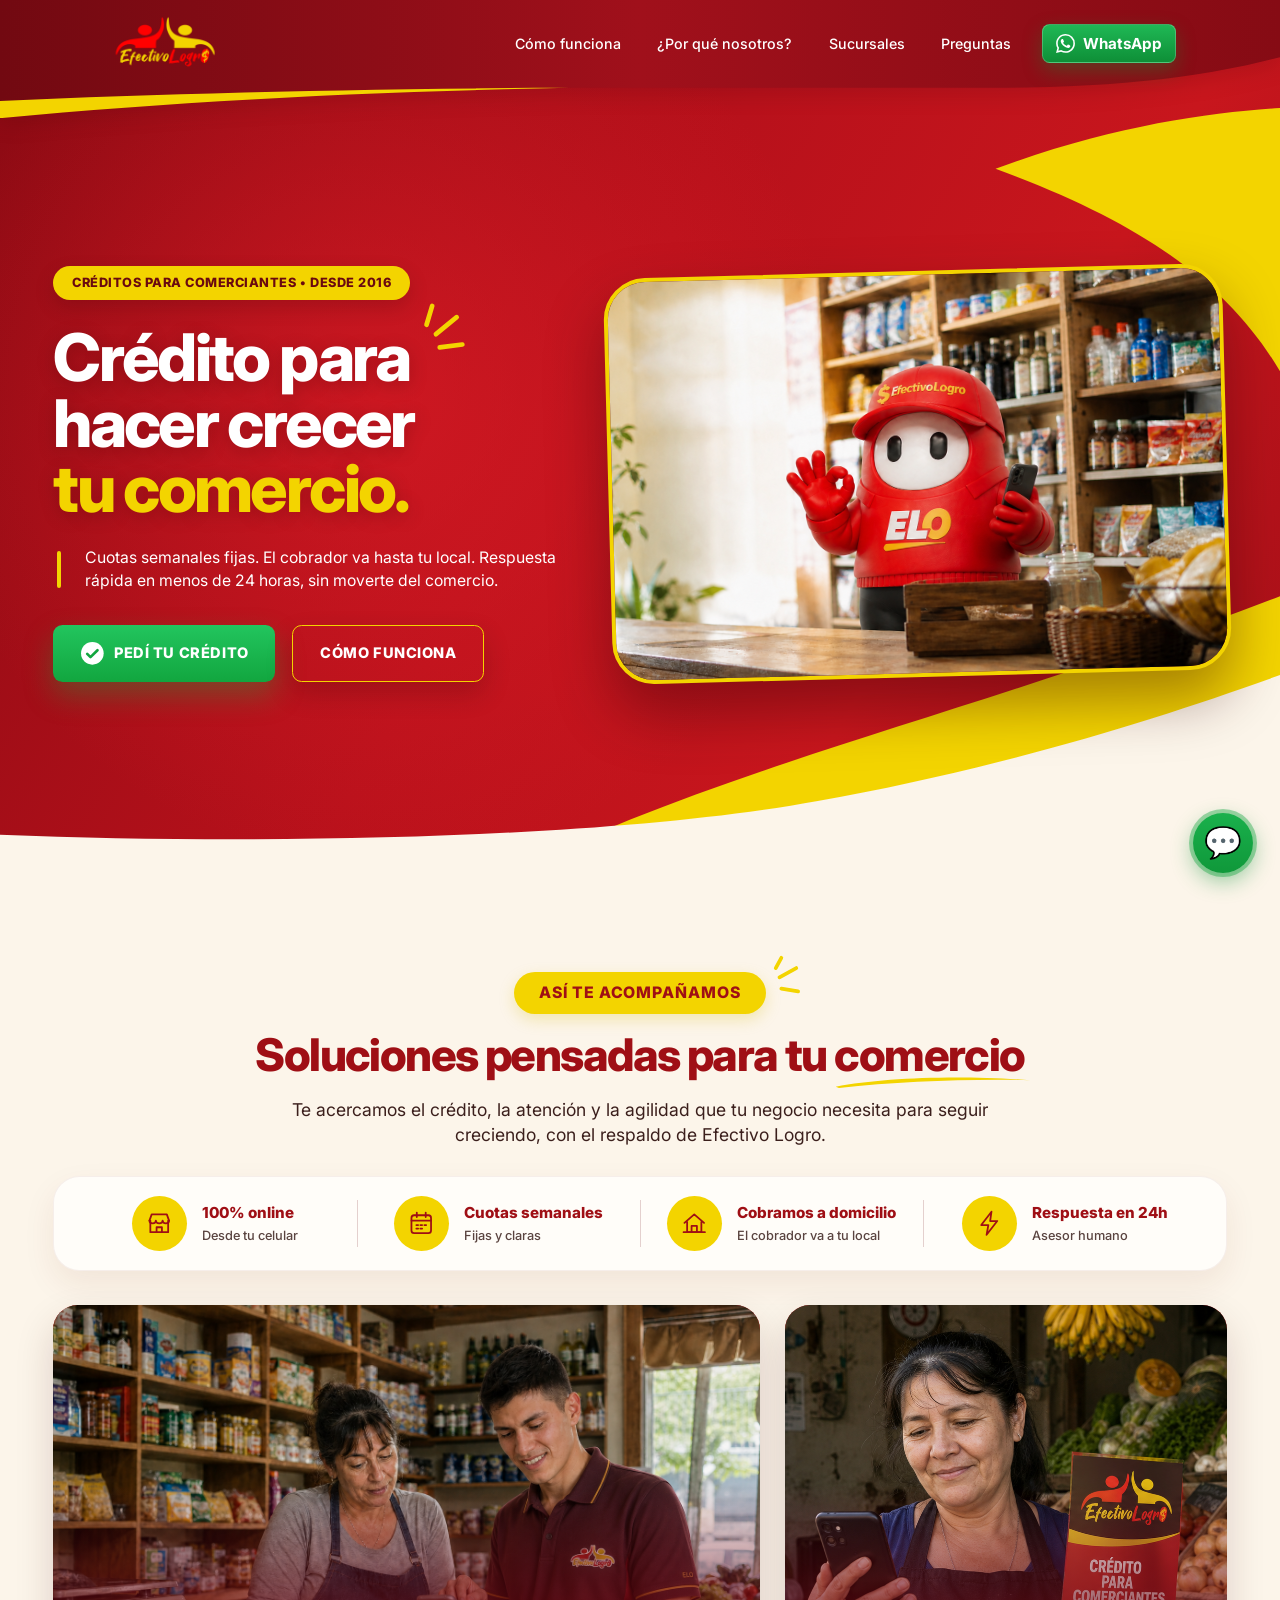
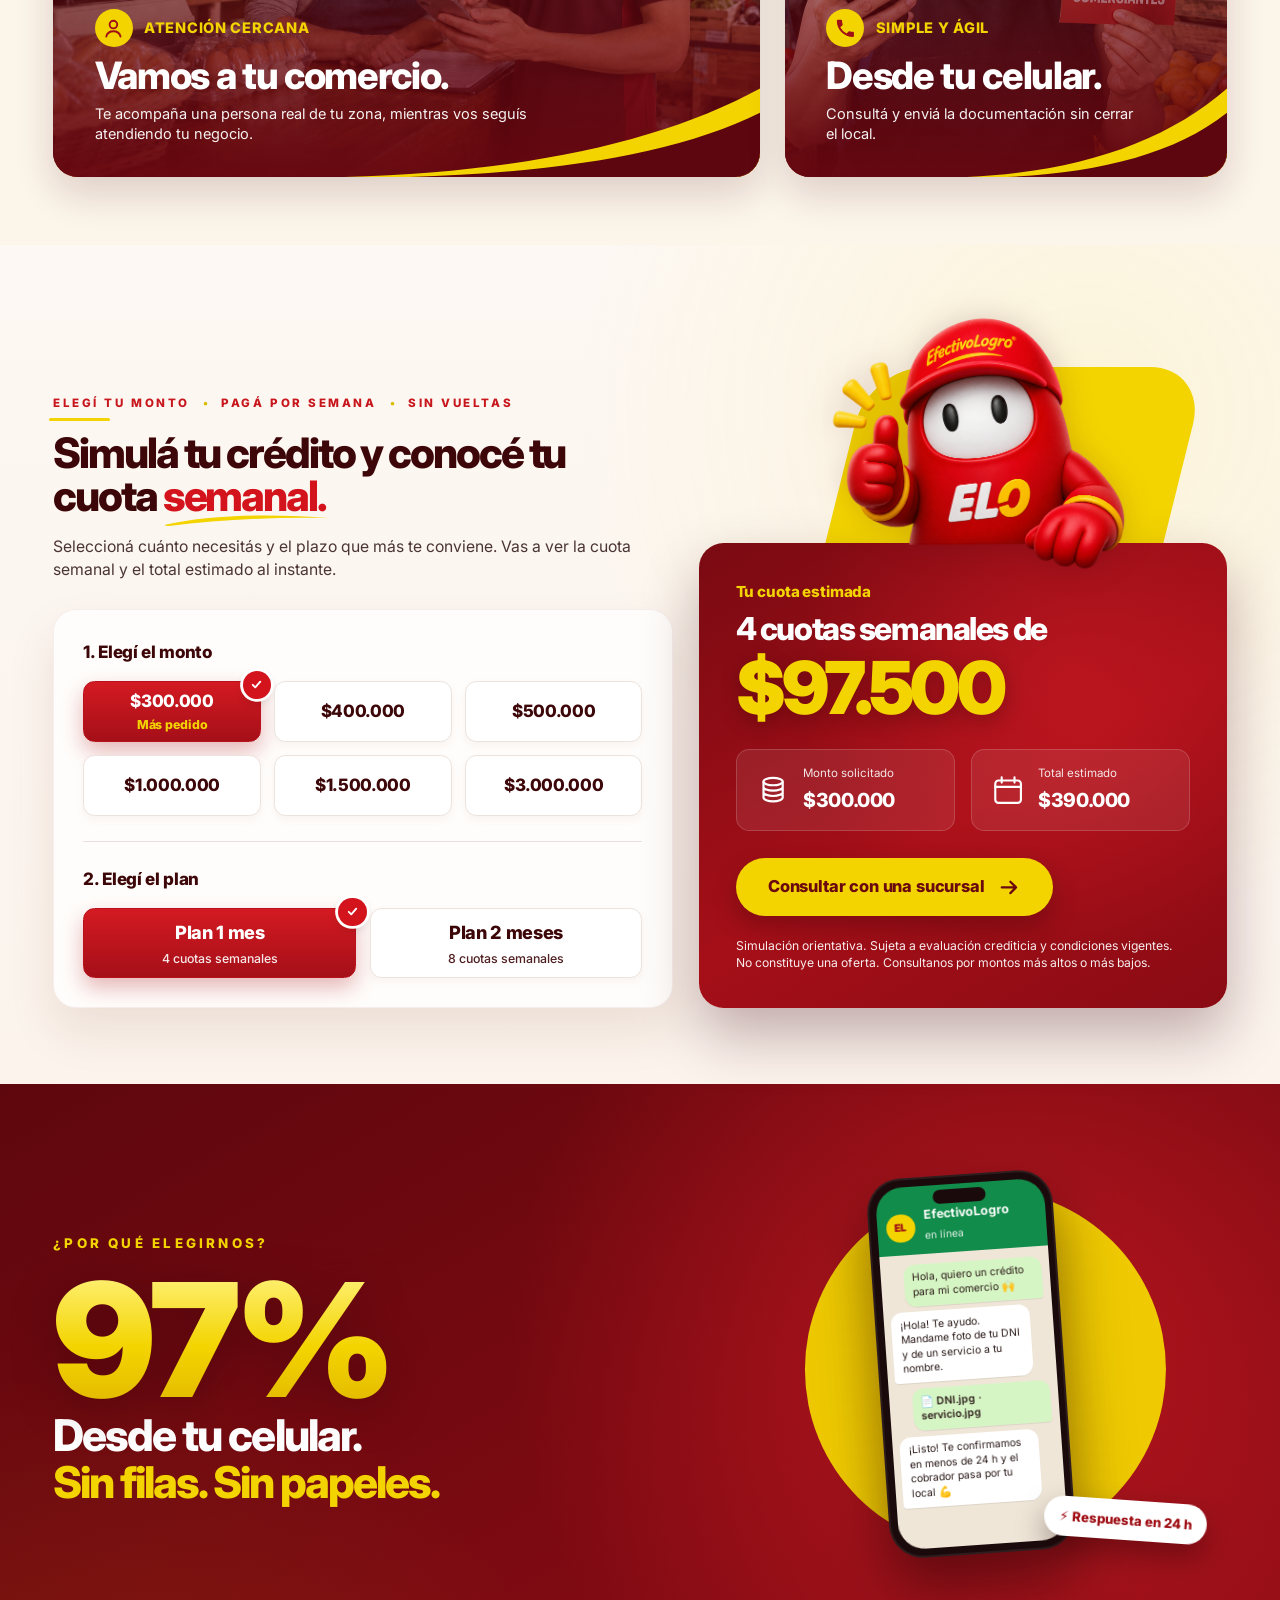
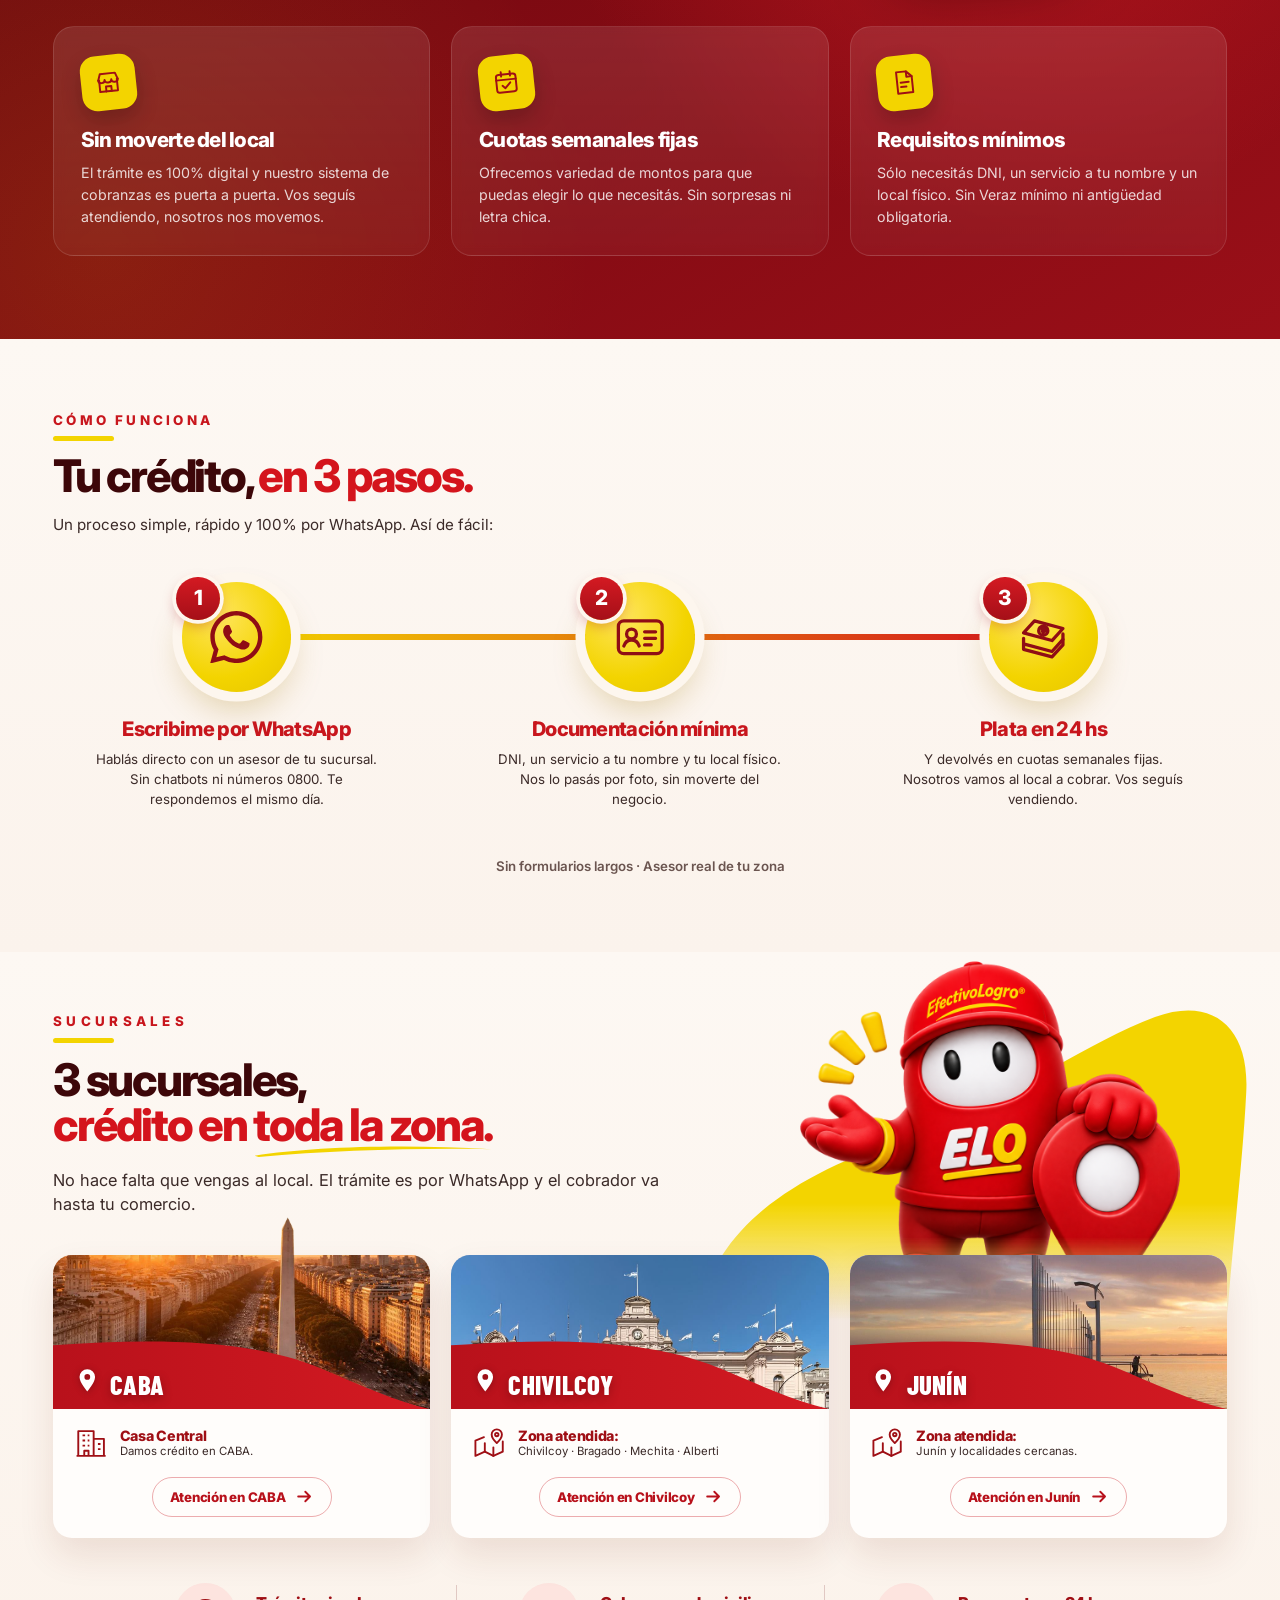
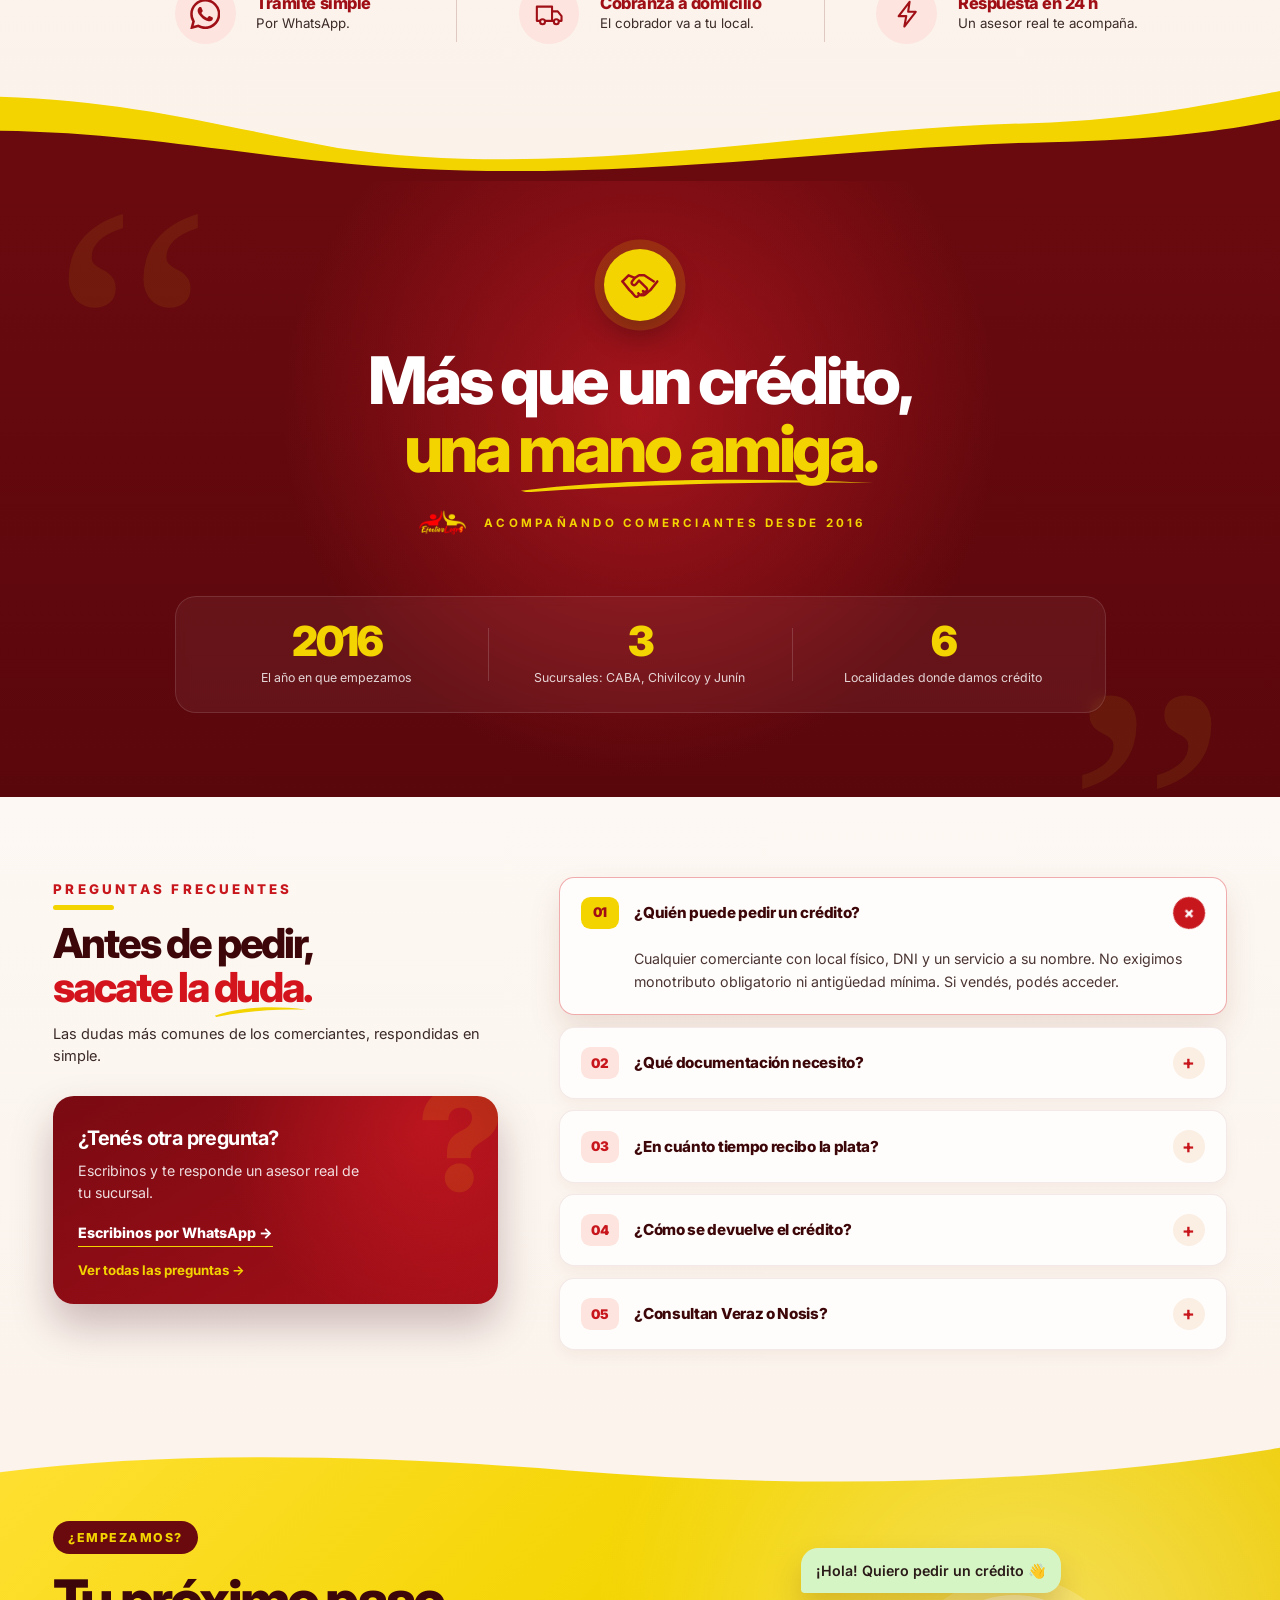
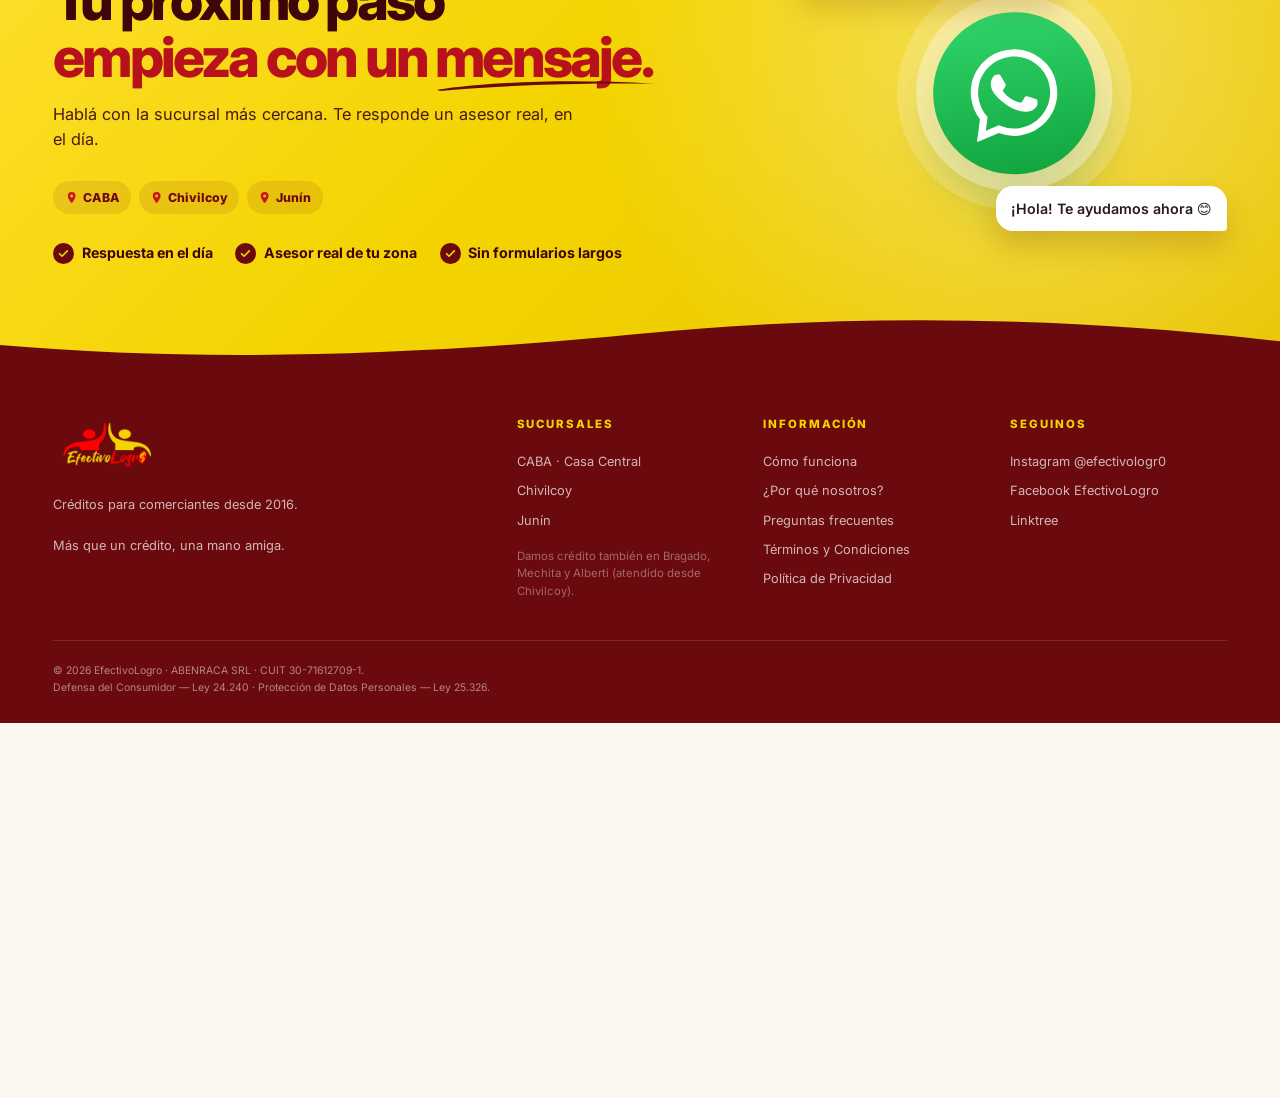
<file: public_html/index.html>
<!DOCTYPE html>
<html lang="es-AR">
<head>
<meta charset="UTF-8" />
<meta name="viewport" content="width=device-width, initial-scale=1.0, viewport-fit=cover" />
<meta name="theme-color" content="#6A0A0F" />
<meta name="description" content="EfectivoLogro — Créditos para comerciantes. Cuotas semanales fijas. El cobrador va hasta tu local. Sucursales en CABA, Chivilcoy y Junín. Damos crédito en toda la zona." />
<link rel="icon" type="image/png" href="assets/favicon.png" />
<title>EfectivoLogro — Más que un crédito, una mano amiga.</title>
<link href="https://fonts.googleapis.com/css2?family=Inter:wght@400;500;600;700;800;900&family=Barlow+Condensed:wght@700;800&family=Anton&display=swap" rel="stylesheet">
<style>
  /* ===== Tokens ===== */
  /* Paleta tomada del logo real (rojo #FF0000 + amarillo #F3D400).
     Para fondos amplios se baja la saturación a un rojo cálido (#C8161D)
     para mantener legibilidad sin perder identidad. */
  :root {
    --rojo-puro: #FF0000;      /* logo · acentos puntuales */
    --bordo: #C8161D;          /* rojo cálido · fondos hero/secciones */
    --bordo-dark: #9F0F15;     /* bordes · profundidad */
    --bordo-deep: #6A0A0F;     /* footer · manifesto */
    --bordo-glow: #FF1A1A;     /* gradients · hovers */
    --amarillo: #F3D400;       /* logo · CTA principal */
    --amarillo-deep: #D9BC00;  /* hover de CTA */
    --naranja: #F96800;        /* acento secundario del logo */
    --crema: #FFF4E0;
    --blanco: #FFFFFF;
    --negro: #1A0606;
    --gris-bg: #FAF6F0;
    --gris-mid: #6B5550;
    --gris-borde: #EBE0CD;
    --whatsapp: #25D366;
    --whatsapp-dark: #128C7E;
    --font-body: 'Inter', system-ui, -apple-system, sans-serif;
    --font-heading: 'Barlow Condensed', 'Arial Narrow', sans-serif;
    --font-impact: 'Anton', Impact, sans-serif;
    --type-h1: clamp(44px, 8vw, 86px);
    --type-h2: clamp(34px, 6vw, 52px);
    --type-h3: clamp(22px, 3vw, 28px);
    --max: 1240px;
    --pad-x: clamp(20px, 5vw, 56px);
    --radius: 16px;
  }
  * { box-sizing: border-box; margin: 0; padding: 0; }
  html { scroll-behavior: smooth; -webkit-text-size-adjust: 100%; }
  body {
    font-family: var(--font-body);
    color: var(--negro);
    background: var(--gris-bg);
    line-height: 1.55;
    -webkit-font-smoothing: antialiased;
  }
  img { max-width: 100%; display: block; }
  a { color: inherit; text-decoration: none; }
  button { font: inherit; cursor: pointer; border: none; background: none; }

  /* ===== Tipografía ===== */
  .display, h1, h2, h3 {
    font-family: var(--font-heading);
    font-weight: 700;
    letter-spacing: -0.012em;
    line-height: 1.12;
    text-transform: none;
    text-wrap: balance;
  }
  h1 { font-size: var(--type-h1); font-weight: 800; line-height: 1.03; }
  h3 { font-size: var(--type-h3); line-height: 1.22; letter-spacing: -0.008em; }

  /* ===== Layout helpers ===== */
  .container { max-width: calc(var(--max) + 2 * var(--pad-x)); margin: 0 auto; padding-inline: var(--pad-x); }

  /* ===== Botón pill (CTA principal) ===== */
  .pill {
    display: inline-flex;
    align-items: center;
    gap: 10px;
    background: var(--amarillo);
    color: var(--bordo-deep);
    padding: 16px 26px;
    border-radius: 999px;
    font-weight: 800;
    font-size: 14px;
    text-transform: uppercase;
    letter-spacing: 1px;
    transition: transform 0.18s ease, box-shadow 0.18s ease;
    box-shadow: 0 6px 18px rgba(245, 197, 24, 0.32);
    cursor: pointer;
  }
  .pill:hover { transform: translateY(-1px) scale(1.02); box-shadow: 0 10px 24px rgba(245, 197, 24, 0.45); }
  .pill:active { transform: translateY(0); }
  .pill.wa { background: var(--whatsapp); color: white; box-shadow: 0 6px 18px rgba(37, 211, 102, 0.35); }
  .pill.wa:hover { box-shadow: 0 10px 24px rgba(37, 211, 102, 0.48); }
  .pill.ghost { background: transparent; color: var(--amarillo); border: 2px solid var(--amarillo); box-shadow: none; }
  .pill.ghost:hover { background: var(--amarillo); color: var(--bordo-deep); }
  .pill.dark { background: var(--bordo-deep); color: white; box-shadow: 0 6px 18px rgba(92, 11, 8, 0.4); }

  /* ===== NAV ===== */
  .nav {
    position: sticky; top: 0; z-index: 50;
    background: var(--bordo-deep);
    color: white;
    box-shadow: 0 2px 14px rgba(0,0,0,0.15);
  }
  .nav-inner {
    display: flex;
    align-items: center;
    justify-content: space-between;
    padding: 14px var(--pad-x);
    max-width: var(--max);
    margin: 0 auto;
  }
  .logo {
    display: flex;
    align-items: center;
    gap: 12px;
    font-weight: 800;
  }
  .logo-img {
    height: 48px;
    width: auto;
    display: block;
  }
  @media (min-width: 768px) {
    .logo-img { height: 60px; }
  }
  .nav-links { display: none; gap: 24px; font-size: 14px; }
  .nav-links a { opacity: 0.85; transition: opacity 0.2s; }
  .nav-links a:hover { opacity: 1; color: var(--amarillo); }
  .nav-cta { display: none; }
  .hamburger {
    background: rgba(255,255,255,0.1);
    color: white;
    width: 44px; height: 44px;
    border-radius: 10px;
    display: flex; align-items: center; justify-content: center;
    font-size: 22px;
  }
  @media (min-width: 1024px) {
    .nav-links { display: flex; }
    .nav-cta { display: inline-flex; }
    .hamburger { display: none; }
  }
  /* Mobile drawer */
  .drawer {
    position: fixed; inset: 0; z-index: 100;
    background: var(--bordo-deep);
    color: white;
    transform: translateX(100%);
    transition: transform 0.3s ease;
    padding: 32px var(--pad-x);
    display: flex;
    flex-direction: column;
  }
  .drawer.open { transform: translateX(0); }
  .drawer-head { display: flex; justify-content: space-between; align-items: center; margin-bottom: 32px; }
  .drawer-close { font-size: 28px; color: white; padding: 8px; }
  .drawer a { display: block; padding: 16px 0; font-size: 22px; font-weight: 700; border-bottom: 1px solid rgba(255,255,255,0.15); }
  .drawer .pill { margin-top: 24px; align-self: flex-start; }
  .drawer a.pill { display: inline-flex; padding: 14px 24px; font-size: 15px; border-bottom: 0; }
  .drawer a.logo { padding: 0; border-bottom: 0; }

  /* ===== HERO ===== */
  .hero {
    background: radial-gradient(ellipse at top right, var(--bordo-glow) 0%, var(--bordo) 45%, var(--bordo-deep) 100%);
    color: white;
    padding: 56px var(--pad-x) 64px;
    position: relative;
    overflow: hidden;
  }
  .hero-decor {
    position: absolute; width: 64px; height: 64px;
    background: var(--amarillo);
    color: var(--bordo-deep);
    border-radius: 50%;
    display: flex; align-items: center; justify-content: center;
    font-family: var(--font-impact);
    font-size: 36px;
    box-shadow: 0 0 0 8px rgba(245, 197, 24, 0.18);
    z-index: 1;
  }
  .hero-decor.d1 { top: 40px; right: 6%; transform: rotate(-14deg); animation: float 5s ease-in-out infinite; }
  .hero-decor.d2 { display: none; }
  @keyframes float {
    0%, 100% { transform: translateY(0) rotate(-14deg); }
    50% { transform: translateY(-10px) rotate(-8deg); }
  }
  .hero-inner {
    max-width: var(--max);
    margin: 0 auto;
    position: relative;
    z-index: 2;
    display: grid;
    gap: 40px;
  }
  .hero-kicker {
    color: var(--amarillo);
    font-size: 12px;
    letter-spacing: 2.5px;
    text-transform: uppercase;
    font-weight: 800;
    margin-bottom: 16px;
  }
  .hero h1 {
    font-size: var(--type-h1);
    line-height: 1.03;
    letter-spacing: -0.018em;
    margin-bottom: 18px;
  }
  .hero h1 .yellow { color: var(--amarillo); display: block; }
  .hero-sub {
    font-size: clamp(15px, 4vw, 18px);
    opacity: 0.92;
    margin-bottom: 26px;
    max-width: 520px;
  }
  .hero-ctas { display: flex; flex-wrap: wrap; gap: 12px; }
  .hero-cities {
    margin-top: 28px;
    font-size: 11px;
    letter-spacing: 2px;
    text-transform: uppercase;
    color: var(--amarillo);
    opacity: 0.9;
    font-weight: 600;
  }
  .hero-photo {
    border-radius: var(--radius);
    overflow: hidden;
    background: var(--bordo-deep);
    aspect-ratio: 4/3;
    display: flex;
    align-items: center;
    justify-content: center;
    padding: 0;
    box-shadow: 0 20px 50px rgba(0,0,0,0.35);
    position: relative;
    border: 3px solid var(--amarillo);
  }
  .hero-photo img {
    width: 100%;
    height: 100%;
    object-fit: cover;
    object-position: 68% center;
  }
  .hero-photo::before {
    content: '';
    position: absolute;
    inset: 0;
    background: linear-gradient(180deg, transparent 55%, rgba(45, 0, 13, 0.58) 100%);
    pointer-events: none;
    z-index: 1;
  }
  .hero-photo figcaption {
    position: absolute;
    z-index: 2;
    left: 22px;
    right: 22px;
    bottom: 18px;
    color: white;
    font-size: 14px;
    font-weight: 800;
    letter-spacing: 0.2px;
  }
  @media (min-width: 768px) {
    .hero { padding: 80px var(--pad-x) 96px; }
    .hero-inner { grid-template-columns: 0.95fr 1.15fr; align-items: center; gap: 56px; }
  }

  /* ===== STRIP de diferenciales ===== */
  .strip {
    background: var(--bordo-dark);
    color: white;
    padding: 28px var(--pad-x);
    border-top: 4px solid var(--amarillo);
  }
  .strip-grid {
    max-width: var(--max);
    margin: 0 auto;
    display: grid;
    grid-template-columns: repeat(2, 1fr);
    gap: 22px;
  }

  /* ===== Historias visuales ===== */
  .visual-story {
    background: #fffaf3;
    padding: 72px var(--pad-x);
    border-block: 1px solid rgba(106,10,15,0.08);
  }
  .visual-story-grid {
    max-width: var(--max);
    margin: 0 auto;
    display: grid;
    gap: 22px;
  }
  .visual-card {
    position: relative;
    min-height: 330px;
    border-radius: var(--radius);
    overflow: hidden;
    background: var(--bordo);
    box-shadow: 0 14px 34px rgba(63, 0, 18, 0.14);
  }
  .visual-card img {
    width: 100%;
    height: 100%;
    min-height: 330px;
    object-fit: cover;
    display: block;
  }
  .visual-card::after {
    content: '';
    position: absolute;
    inset: 0;
    background: linear-gradient(180deg, transparent 42%, rgba(45, 0, 13, 0.88) 100%);
  }
  .visual-card-copy {
    position: absolute;
    z-index: 1;
    left: 24px;
    right: 24px;
    bottom: 22px;
    color: white;
  }
  .visual-card-copy small {
    display: block;
    color: var(--amarillo);
    text-transform: uppercase;
    letter-spacing: 2px;
    font-size: 10px;
    font-weight: 800;
    margin-bottom: 6px;
  }
  .visual-card-copy h2 {
    color: white;
    font-size: clamp(32px, 5vw, 46px);
    margin: 0 0 6px;
    text-transform: none;
    letter-spacing: -0.012em;
    line-height: 1.12;
  }
  .visual-card-copy p { max-width: 510px; font-size: 14px; opacity: 0.94; }
  @media (min-width: 768px) {
    .visual-story-grid { grid-template-columns: 1.35fr 0.85fr; }
    .visual-card { min-height: 460px; }
    .visual-card img { min-height: 460px; }
    .visual-card.secondary img { object-position: 48% center; }
  }

  /* ===== Simulador de crédito ===== */
  .simulator-section {
    background: linear-gradient(135deg, var(--amarillo) 0%, #ffd83b 55%, #ffb81f 100%);
    padding: 72px var(--pad-x);
    color: var(--bordo-deep);
  }
  .simulator-inner { max-width: var(--max); margin: 0 auto; }
  .simulator-section .eyebrow { color: var(--bordo); }
  .simulator-section h2 {
    color: var(--bordo-deep);
    max-width: 800px;
    text-transform: none;
    letter-spacing: -0.012em;
    line-height: 1.1;
  }
  .simulator-lead {
    max-width: 720px;
    margin-top: 12px;
    color: rgba(61,0,18,0.82);
    font-size: clamp(16px, 2vw, 19px);
    font-weight: 650;
  }
  .simulator-shell {
    display: grid;
    gap: 20px;
    margin-top: 34px;
  }
  .sim-card {
    background: #fffaf0;
    border: 2px solid rgba(96,0,28,0.12);
    border-radius: var(--radius);
    padding: clamp(20px, 4vw, 32px);
    box-shadow: 0 20px 55px rgba(96,0,28,0.16);
  }
  .sim-label {
    display: block;
    margin-bottom: 12px;
    color: var(--bordo-deep);
    font-size: 14px;
    font-weight: 900;
    letter-spacing: 0.05em;
    text-transform: uppercase;
  }
  .sim-label.plan-label { margin-top: 26px; }
  .amount-options {
    display: grid;
    grid-template-columns: repeat(2, minmax(0, 1fr));
    gap: 10px;
  }
  .plan-options {
    display: grid;
    grid-template-columns: repeat(2, minmax(0, 1fr));
    gap: 10px;
  }
  .amount-btn,
  .plan-btn {
    position: relative;
    min-height: 58px;
    border: 2px solid rgba(96,0,28,0.16);
    border-radius: 14px;
    background: #fff;
    color: var(--bordo-deep);
    font: inherit;
    font-weight: 900;
    cursor: pointer;
    transition: transform 0.18s ease, background 0.18s ease, color 0.18s ease, border-color 0.18s ease;
  }
  .amount-btn:hover,
  .plan-btn:hover { transform: translateY(-2px); border-color: var(--bordo); }
  .amount-btn:focus-visible,
  .plan-btn:focus-visible { outline: 3px solid var(--amarillo); outline-offset: 2px; }
  .amount-btn.active,
  .plan-btn.active {
    background: var(--bordo);
    border-color: var(--bordo);
    color: #fff;
  }
  .amount-btn small {
    display: block;
    margin-top: 3px;
    color: var(--rojo);
    font-size: 10px;
    font-weight: 900;
    letter-spacing: 0.06em;
    text-transform: uppercase;
  }
  .amount-btn.active small { color: var(--amarillo); }
  .plan-btn span { display: block; font-size: 12px; font-weight: 750; opacity: 0.72; }
  .sim-result {
    display: flex;
    flex-direction: column;
    justify-content: center;
    background: linear-gradient(150deg, var(--bordo-deep), var(--bordo));
    border-radius: var(--radius);
    padding: clamp(24px, 5vw, 38px);
    color: #fff;
    box-shadow: 0 24px 60px rgba(61,0,18,0.28);
  }
  .sim-result-kicker {
    color: var(--amarillo);
    font-size: 13px;
    font-weight: 900;
    letter-spacing: 0.08em;
    text-transform: uppercase;
  }
  .sim-result h3 { margin-top: 6px; color: #fff; font-size: clamp(27px, 4vw, 38px); line-height: 1.16; }
  .sim-weekly-value {
    margin: 12px 0 20px;
    color: var(--amarillo);
    font-family: var(--font-impact);
    font-size: clamp(50px, 9vw, 78px);
    line-height: 1;
    letter-spacing: -0.02em;
  }
  .sim-meta {
    display: grid;
    grid-template-columns: repeat(2, minmax(0, 1fr));
    gap: 10px;
    margin-bottom: 22px;
  }
  .sim-meta-item {
    padding: 13px;
    border: 1px solid rgba(255,255,255,0.18);
    border-radius: 12px;
    background: rgba(255,255,255,0.08);
  }
  .sim-meta-item span { display: block; margin-bottom: 4px; font-size: 11px; opacity: 0.74; text-transform: uppercase; }
  .sim-meta-item strong { font-size: 17px; }
  .sim-result .pill { align-self: flex-start; background: var(--amarillo); color: var(--bordo-deep); }
  .sim-disclaimer { margin-top: 16px; font-size: 11px; line-height: 1.45; opacity: 0.72; }
  @media (min-width: 768px) {
    .simulator-shell { grid-template-columns: 1.05fr 0.95fr; align-items: stretch; }
    .amount-options { grid-template-columns: repeat(3, minmax(0, 1fr)); }
  }
  @media (max-width: 767px) {
    .simulator-section { padding-block: 58px; }
    .simulator-shell { gap: 10px; margin-top: 26px; }
    .sim-card { border-radius: 18px 18px 8px 8px; padding: 20px; }
    .sim-result { border-radius: 8px 8px 18px 18px; padding: 26px 20px; box-shadow: 0 16px 36px rgba(61,0,18,0.24); }
    .sim-weekly-value { margin-block: 10px 18px; }
    .sim-result .pill { width: 100%; justify-content: center; text-align: center; }
  }
  .strip-item {
    display: flex;
    align-items: center;
    gap: 12px;
  }
  .strip-ico {
    width: 40px; height: 40px;
    background: var(--amarillo);
    color: var(--bordo-deep);
    border-radius: 50%;
    display: flex; align-items: center; justify-content: center;
    font-size: 18px;
    flex-shrink: 0;
  }
  .strip-text { font-size: 13px; line-height: 1.3; font-weight: 600; }
  .strip-text small { display: block; opacity: 0.75; font-weight: 400; font-size: 11px; margin-top: 2px; }
  @media (min-width: 768px) {
    .strip-grid { grid-template-columns: repeat(4, 1fr); gap: 28px; }
    .strip-text { font-size: 14px; }
  }

  /* ===== Sections shared ===== */
  section { padding: 64px 0; }
  .eyebrow {
    color: var(--bordo);
    font-size: 12px;
    letter-spacing: 2.5px;
    text-transform: uppercase;
    font-weight: 800;
    margin-bottom: 10px;
  }
  h2 {
    font-size: var(--type-h2);
    color: var(--negro);
    margin-bottom: 18px;
    line-height: 1.1;
  }
  h2 .y { color: var(--bordo); }
  .lead {
    color: var(--gris-mid);
    font-size: 15px;
    max-width: 640px;
    margin-bottom: 40px;
  }

  /* ===== Bloque "¿Por qué elegirnos?" ===== */
  .pillars-section { background: linear-gradient(145deg, var(--bordo-deep), #8f1016); color: white; padding: 80px 0; }
  .pillars-section .eyebrow { color: var(--amarillo); }
  .pillars-section h2 { color: white; max-width: 640px; text-transform: none; letter-spacing: -0.012em; line-height: 1.1; }
  .pillars-big {
    font-family: var(--font-impact);
    font-size: clamp(72px, 18vw, 140px);
    color: var(--amarillo);
    line-height: 0.9;
    margin: -10px 0 6px;
  }
  .pillars {
    display: grid;
    gap: 16px;
    margin-top: 40px;
  }
  .pillar {
    background: var(--crema);
    color: var(--negro);
    border-radius: var(--radius);
    padding: 24px;
    transition: transform 0.2s;
  }
  .pillar:hover { transform: translateY(-4px); }
  .pillar-dot {
    width: 14px; height: 14px;
    background: var(--amarillo);
    border-radius: 50%;
    margin-bottom: 12px;
    box-shadow: 0 0 0 5px rgba(245, 197, 24, 0.25);
  }
  .pillar h3 {
    color: var(--bordo);
    font-size: 23px;
    line-height: 1.2;
    margin-bottom: 8px;
  }
  .pillar p { color: var(--gris-mid); font-size: 14px; line-height: 1.55; }
  .branches-strip {
    background: var(--amarillo);
    color: var(--bordo-deep);
    text-align: center;
    padding: 22px var(--pad-x);
    margin-top: 56px;
    font-family: var(--font-heading);
    font-weight: 700;
    font-size: clamp(16px, 3.5vw, 22px);
    letter-spacing: 0.01em;
    line-height: 1.2;
  }
  .branches-strip small {
    display: block;
    font-family: var(--font-body);
    font-size: 11px;
    letter-spacing: 3px;
    font-weight: 700;
    margin-bottom: 6px;
  }
  @media (min-width: 768px) {
    .pillars { grid-template-columns: repeat(3, 1fr); }
  }

  /* ===== Cómo funciona ===== */
  #como { background: #fff; }
  #como h2 { text-transform: none; letter-spacing: -0.012em; line-height: 1.1; }
  .steps {
    display: grid;
    gap: 16px;
  }
  .step {
    background: white;
    border: 1px solid var(--gris-borde);
    border-radius: var(--radius);
    padding: 28px;
    position: relative;
    transition: all 0.2s;
  }
  .step:hover { border-color: var(--bordo); box-shadow: 0 10px 24px rgba(0,0,0,0.06); }
  .step-num {
    display: inline-flex;
    align-items: center; justify-content: center;
    width: 48px; height: 48px;
    border-radius: 50%;
    background: var(--amarillo);
    color: var(--bordo);
    font-family: var(--font-impact);
    font-size: 24px;
    margin-bottom: 16px;
  }
  .step h3 {
    color: var(--bordo);
    font-size: 24px;
    line-height: 1.2;
    margin-bottom: 8px;
  }
  .step p { color: var(--gris-mid); font-size: 14px; }
  @media (min-width: 768px) {
    .steps { grid-template-columns: repeat(3, 1fr); }
  }

  /* ===== Sucursales ===== */
  .branches-section { background: #fff8ea; }
  .branches-section h2 { text-transform: none; letter-spacing: -0.012em; line-height: 1.1; }
  .branches-grid {
    display: grid;
    gap: 18px;
  }
  .branch-card {
    background: white;
    border-radius: var(--radius);
    overflow: hidden;
    box-shadow: 0 4px 14px rgba(0,0,0,0.05);
    transition: transform 0.2s, box-shadow 0.2s;
    display: flex;
    flex-direction: column;
  }
  .branch-card:hover { transform: translateY(-4px); box-shadow: 0 14px 32px rgba(0,0,0,0.1); }
  .branch-card.is-static { cursor: default; }
  .branch-card.is-static:hover { transform: none; box-shadow: 0 4px 14px rgba(0,0,0,0.05); }
  .branch-photo {
    aspect-ratio: 16/10;
    background:
      radial-gradient(circle at 20% 30%, rgba(255,255,255,0.12), transparent 60%),
      linear-gradient(135deg, var(--bordo-glow) 0%, var(--bordo) 45%, var(--bordo-deep) 100%);
    color: var(--amarillo);
    display: flex; align-items: center; justify-content: center;
    font-family: var(--font-heading);
    font-weight: 800;
    font-size: 44px;
    letter-spacing: 0.01em;
    line-height: 1.08;
    position: relative;
    overflow: hidden;
  }
  .branch-photo::before {
    content: '';
    position: absolute;
    inset: 0;
    background: url('assets/logo-tight.png') center/60% no-repeat;
    opacity: 0.12;
    filter: brightness(1.5);
  }
  .branch-photo::after {
    content: '';
    position: absolute;
    right: -30px; top: -30px;
    width: 90px; height: 90px;
    background: var(--amarillo);
    border-radius: 50%;
    opacity: 0.18;
  }
  .branch-photo span {
    position: relative;
    z-index: 2;
    text-shadow: 0 4px 12px rgba(0,0,0,0.3);
  }
  .branch-body { padding: 22px; }
  .branch-city {
    font-family: var(--font-heading);
    font-weight: 700;
    font-size: 30px;
    color: var(--bordo);
    text-transform: none;
    line-height: 1.16;
    margin-bottom: 8px;
  }
  .branch-addr { color: var(--gris-mid); font-size: 13px; margin-bottom: 14px; }
  .branch-addr strong { color: var(--negro); font-weight: 700; }
  .branch-wa {
    display: inline-flex;
    align-items: center;
    gap: 8px;
    background: var(--whatsapp);
    color: white;
    padding: 10px 16px;
    border-radius: 999px;
    font-size: 13px;
    font-weight: 700;
    transition: background 0.2s;
  }
  .branch-wa:hover { background: var(--whatsapp-dark); }
  @media (min-width: 640px) {
    .branches-grid { grid-template-columns: repeat(2, 1fr); }
  }
  @media (min-width: 1024px) {
    .branches-grid { grid-template-columns: repeat(3, 1fr); }
  }

  /* ===== Manifiesto ===== */
  .manifesto-section {
    background: var(--bordo-deep);
    color: white;
    text-align: center;
    padding: 80px var(--pad-x);
  }
  .manifesto-quote {
    font-family: var(--font-heading);
    font-weight: 700;
    font-size: clamp(32px, 7vw, 56px);
    line-height: 1.12;
    letter-spacing: -0.012em;
    text-transform: none;
    max-width: 800px;
    margin: 0 auto 20px;
  }
  .manifesto-quote span { color: var(--amarillo); }
  .manifesto-author { color: var(--amarillo); font-size: 11px; letter-spacing: 3px; text-transform: uppercase; font-weight: 700; }

  /* ===== FAQ ===== */
  .faq-section { background: #fffdf8; }
  .faq-section h2 { text-transform: none; letter-spacing: -0.012em; line-height: 1.1; }
  .faq {
    max-width: 800px;
    margin: 0 auto;
  }
  .faq-item {
    border-bottom: 1px solid var(--gris-borde);
  }
  .faq-q {
    width: 100%;
    text-align: left;
    padding: 22px 0;
    font-size: 16px;
    font-weight: 700;
    color: var(--negro);
    display: flex;
    justify-content: space-between;
    align-items: center;
    gap: 16px;
    cursor: pointer;
    background: none;
  }
  .faq-q .ico {
    width: 32px; height: 32px;
    border-radius: 50%;
    background: var(--crema);
    color: var(--bordo);
    display: flex; align-items: center; justify-content: center;
    font-size: 18px;
    transition: transform 0.25s, background 0.25s, color 0.25s;
    flex-shrink: 0;
  }
  .faq-item.open .faq-q .ico { background: var(--bordo); color: var(--amarillo); transform: rotate(45deg); }
  .faq-a {
    max-height: 0; overflow: hidden;
    transition: max-height 0.35s ease, padding 0.35s ease;
    color: var(--gris-mid);
    font-size: 14.5px;
    line-height: 1.6;
  }
  .faq-item.open .faq-a { max-height: 300px; padding: 0 0 22px; }

  /* ===== Final CTA ===== */
  .final-cta {
    background: linear-gradient(135deg, var(--amarillo), var(--amarillo-deep));
    color: var(--bordo-deep);
    text-align: center;
    padding: 64px var(--pad-x);
  }
  .final-cta h2 {
    color: var(--bordo-deep);
    font-size: clamp(34px, 6vw, 50px);
    margin-bottom: 22px;
    text-transform: none;
    letter-spacing: -0.012em;
    line-height: 1.1;
  }
  .final-cta p {
    font-size: 16px;
    margin-bottom: 28px;
    opacity: 0.85;
    max-width: 540px;
    margin-left: auto;
    margin-right: auto;
  }

  /* ===== Footer ===== */
  footer {
    background: var(--bordo-deep);
    color: rgba(255,255,255,0.75);
    padding: 56px var(--pad-x) 28px;
    font-size: 14px;
  }
  .footer-grid {
    max-width: var(--max);
    margin: 0 auto;
    display: grid;
    gap: 32px;
    margin-bottom: 36px;
  }
  @media (min-width: 768px) {
    .footer-grid { grid-template-columns: 2fr 1fr 1fr 1fr; }
  }
  .footer-col strong {
    color: var(--amarillo);
    display: block;
    margin-bottom: 14px;
    font-size: 12px;
    letter-spacing: 2px;
    text-transform: uppercase;
    font-weight: 800;
  }
  .footer-col a, .footer-col div {
    display: block;
    padding: 5px 0;
    color: rgba(255,255,255,0.7);
    transition: color 0.2s;
    font-size: 13.5px;
  }
  .footer-col a:hover { color: var(--amarillo); }
  .footer-legal {
    max-width: var(--max);
    margin: 0 auto;
    padding-top: 24px;
    border-top: 1px solid rgba(255,255,255,0.12);
    font-size: 11px;
    color: rgba(255,255,255,0.5);
    line-height: 1.6;
  }

  /* ===== WhatsApp FAB ===== */
  .wa-fab {
    position: fixed;
    bottom: 18px;
    right: 18px;
    z-index: 60;
    background: var(--whatsapp);
    color: white;
    width: 60px; height: 60px;
    border-radius: 50%;
    display: flex; align-items: center; justify-content: center;
    font-size: 30px;
    box-shadow: 0 8px 24px rgba(37, 211, 102, 0.45);
    transition: transform 0.2s;
    text-decoration: none;
  }
  .wa-fab::before {
    content: '';
    position: absolute;
    inset: -4px;
    border-radius: 50%;
    background: var(--whatsapp);
    z-index: -1;
    opacity: 0.4;
    animation: pulse 2s ease-out infinite;
  }
  @keyframes pulse {
    0% { transform: scale(1); opacity: 0.6; }
    100% { transform: scale(1.4); opacity: 0; }
  }
  .wa-fab:hover { transform: scale(1.08); }
  @media (min-width: 768px) {
    .wa-fab { bottom: 28px; right: 28px; width: 64px; height: 64px; font-size: 32px; }
  }

  /* ===== Header + Hero editorial ===== */
  .nav {
    background: linear-gradient(90deg, #69080d 0%, var(--bordo-deep) 55%, #7b090f 100%);
    box-shadow: 0 8px 30px rgba(57, 0, 8, 0.2);
  }
  .nav-inner {
    min-height: 92px;
    gap: 32px;
    padding-block: 10px;
  }
  .logo-img { height: 72px; }
  .nav-links {
    margin-left: auto;
    gap: clamp(22px, 2.5vw, 38px);
    font-size: 14px;
    font-weight: 600;
  }
  .nav-links a { opacity: 0.9; }
  .nav-cta {
    min-height: 50px;
    padding: 13px 23px;
    text-transform: none;
    letter-spacing: 0;
    font-size: 14px;
    box-shadow: 0 10px 24px rgba(37, 211, 102, 0.3);
  }
  .wa-icon {
    width: 20px;
    height: 20px;
    flex: 0 0 20px;
    display: block;
  }

  .hero {
    isolation: isolate;
    min-height: 690px;
    padding: 76px var(--pad-x) 138px;
    background:
      radial-gradient(circle at 88% 8%, rgba(255, 50, 42, 0.88) 0%, rgba(255, 50, 42, 0) 32%),
      radial-gradient(circle at 12% 92%, rgba(159, 15, 21, 0.66) 0%, rgba(159, 15, 21, 0) 40%),
      linear-gradient(128deg, #78080f 0%, #b20f18 45%, #e01a22 100%);
  }
  .hero::before,
  .hero::after {
    content: '';
    position: absolute;
    pointer-events: none;
    z-index: 0;
    border-radius: 50%;
  }
  .hero::before {
    width: min(74vw, 1060px);
    height: 430px;
    right: -23%;
    bottom: -310px;
    background: var(--crema);
    transform: rotate(-8deg);
    box-shadow: 0 -24px 0 var(--amarillo);
  }
  .hero::after {
    width: min(68vw, 920px);
    height: 390px;
    left: -25%;
    bottom: -330px;
    border: 68px solid var(--amarillo);
    opacity: 0.96;
    transform: rotate(8deg);
  }
  .hero-inner {
    grid-template-columns: minmax(0, 0.88fr) minmax(430px, 1.12fr);
    align-items: center;
    gap: clamp(48px, 6vw, 88px);
  }
  .hero-copy {
    position: relative;
    max-width: 570px;
  }
  .hero-copy::before,
  .hero-copy::after {
    content: '';
    position: absolute;
    background: var(--amarillo);
    border-radius: 999px;
    opacity: 0.95;
  }
  .hero-copy::before {
    width: 42px;
    height: 6px;
    top: 109px;
    right: 20px;
    transform: rotate(-42deg);
  }
  .hero-copy::after {
    width: 24px;
    height: 6px;
    top: 137px;
    right: 4px;
    transform: rotate(-12deg);
  }
  .hero-kicker {
    margin-bottom: 20px;
    font-size: 12px;
    letter-spacing: 0.2em;
  }
  .hero h1 {
    max-width: 560px;
    margin-bottom: 22px;
    font-size: clamp(58px, 6.1vw, 88px);
    font-weight: 800;
    line-height: 0.94;
    letter-spacing: -0.025em;
    text-wrap: initial;
  }
  .hero-title-line { display: block; white-space: nowrap; }
  .hero h1 .yellow { display: block; color: var(--amarillo); }
  .hero-sub {
    max-width: 530px;
    margin-bottom: 30px;
    font-size: clamp(16px, 1.35vw, 19px);
    line-height: 1.55;
  }
  .hero-ctas { gap: 14px; }
  .hero-ctas .pill {
    min-height: 56px;
    padding: 15px 25px;
    font-size: 14px;
    box-shadow: 0 12px 28px rgba(28, 0, 5, 0.2);
  }
  .hero-ctas .pill.ghost {
    color: white;
    border-color: rgba(255, 255, 255, 0.9);
  }
  .hero-ctas .pill.ghost:hover {
    background: white;
    color: var(--bordo-deep);
  }
  .hero-cities {
    display: inline-block;
    max-width: 560px;
    margin-top: 30px;
    padding: 8px 12px;
    border: 1px solid rgba(255, 255, 255, 0.14);
    border-radius: 999px;
    background: rgba(86, 2, 11, 0.5);
    backdrop-filter: blur(6px);
    font-size: 11px;
    line-height: 1.55;
    letter-spacing: 0.16em;
  }
  .hero-photo {
    aspect-ratio: 16 / 11;
    border: 5px solid var(--amarillo);
    border-radius: 30px;
    transform: rotate(2.2deg);
    transform-origin: center;
    box-shadow: 0 32px 65px rgba(48, 0, 8, 0.42), 18px 18px 0 rgba(106, 10, 15, 0.22);
    overflow: hidden;
  }
  .hero-photo img { object-position: 65% center; transform: scale(1.015); }
  .hero-photo figcaption {
    left: 24px;
    right: auto;
    bottom: 20px;
    padding: 8px 13px;
    border-radius: 999px;
    background: rgba(82, 3, 10, 0.7);
    backdrop-filter: blur(8px);
    font-size: 13px;
    line-height: 1.2;
  }
  .hero-decor.d1 {
    width: 72px;
    height: 72px;
    top: 38px;
    right: 5%;
    font-size: 38px;
    z-index: 3;
    box-shadow: 0 0 0 10px rgba(243, 212, 0, 0.18), 0 12px 30px rgba(67, 0, 6, 0.22);
  }

  .strip {
    position: relative;
    z-index: 5;
    max-width: min(1180px, calc(100% - 40px));
    margin: -70px auto 0;
    padding: 24px 28px;
    border: 1px solid rgba(106, 10, 15, 0.1);
    border-radius: 24px;
    background: var(--crema);
    color: var(--bordo-deep);
    box-shadow: 0 22px 55px rgba(71, 5, 10, 0.18);
  }
  .strip-grid {
    grid-template-columns: repeat(4, minmax(0, 1fr));
    gap: 0;
  }
  .strip-item {
    position: relative;
    min-height: 64px;
    padding: 4px 24px;
    gap: 14px;
  }
  .strip-item + .strip-item::before {
    content: '';
    position: absolute;
    left: 0;
    top: 8px;
    bottom: 8px;
    width: 1px;
    background: rgba(106, 10, 15, 0.18);
  }
  .strip-ico {
    width: 42px;
    height: 42px;
    flex: 0 0 42px;
    border-radius: 0;
    background: transparent;
    color: var(--bordo);
    box-shadow: none;
  }
  .strip-ico svg {
    width: 32px;
    height: 32px;
    stroke: currentColor;
    stroke-width: 1.8;
    stroke-linecap: round;
    stroke-linejoin: round;
  }
  .strip-text {
    color: var(--bordo-deep);
    font-size: 14px;
    line-height: 1.28;
    font-weight: 800;
  }
  .strip-text small {
    margin-top: 4px;
    color: var(--gris-mid);
    font-size: 11px;
    line-height: 1.35;
    opacity: 1;
  }
  .visual-story { margin-top: -22px; padding-top: 112px; }

  @media (max-width: 1100px) {
    .hero { min-height: 640px; padding-top: 64px; }
    .hero-inner { grid-template-columns: minmax(0, 0.9fr) minmax(390px, 1.1fr); gap: 42px; }
    .hero h1 { font-size: clamp(54px, 6.3vw, 72px); }
    .hero-copy::before, .hero-copy::after { display: none; }
    .strip-item { padding-inline: 16px; }
  }
  @media (max-width: 900px) {
    .nav-inner { min-height: 78px; }
    .logo-img { height: 58px; }
    .hero { padding: 58px var(--pad-x) 124px; }
    .hero-inner { grid-template-columns: 1fr; gap: 48px; }
    .hero-copy { max-width: 650px; }
    .hero h1 { max-width: 650px; font-size: clamp(58px, 10vw, 78px); }
    .hero-photo { width: min(92%, 720px); margin: 0 auto; transform: rotate(1.5deg); }
    .hero-decor.d1 { top: 44%; right: 4%; }
    .strip { max-width: calc(100% - 32px); margin-top: -60px; }
    .strip-grid { grid-template-columns: repeat(2, minmax(0, 1fr)); row-gap: 14px; }
    .strip-item:nth-child(3)::before { display: none; }
    .strip-item:nth-child(n+3) { padding-top: 18px; border-top: 1px solid rgba(106, 10, 15, 0.14); }
  }
  @media (max-width: 560px) {
    .nav-inner { min-height: 72px; padding-block: 8px; }
    .logo-img { height: 52px; }
    .hero { min-height: 0; padding: 48px 20px 104px; }
    .hero::before { width: 680px; height: 300px; right: -470px; bottom: -225px; }
    .hero::after { width: 620px; height: 270px; left: -460px; bottom: -235px; border-width: 46px; }
    .hero-inner { gap: 38px; }
    .hero-kicker { max-width: 260px; font-size: 11px; line-height: 1.45; }
    .hero h1 {
      max-width: 100%;
      font-size: clamp(48px, 14.2vw, 62px);
      line-height: 0.96;
      letter-spacing: -0.02em;
    }
    .hero-title-line { white-space: normal; }
    .hero-sub { font-size: 16px; line-height: 1.55; }
    .hero-ctas { display: grid; grid-template-columns: 1fr; }
    .hero-ctas .pill { width: 100%; justify-content: center; }
    .hero-cities { font-size: 10px; letter-spacing: 0.13em; }
    .hero-photo { width: 100%; border-width: 4px; border-radius: 22px; transform: rotate(1deg); }
    .hero-photo figcaption { left: 14px; bottom: 13px; max-width: calc(100% - 28px); font-size: 11px; }
    .hero-decor.d1 { width: 58px; height: 58px; top: 36px; right: 22px; font-size: 30px; }
    .strip { max-width: calc(100% - 24px); margin-top: -52px; padding: 18px 16px; border-radius: 20px; }
    .strip-grid { grid-template-columns: 1fr; row-gap: 0; }
    .strip-item { min-height: 66px; padding: 12px 6px; }
    .strip-item + .strip-item::before { display: none; }
    .strip-item:nth-child(n+3) { padding-top: 12px; }
    .strip-item + .strip-item { border-top: 1px solid rgba(106, 10, 15, 0.14); }
    .visual-story { margin-top: -18px; padding-top: 96px; }
  }

  /* ===== Nav curvo + sección "Así te acompañamos" ===== */
  .nav {
    background: transparent;
    box-shadow: none;
  }
  .nav::before {
    content: '';
    position: absolute;
    left: 0; right: 0; top: 0;
    height: calc(100% + 32px);
    z-index: -1;
    pointer-events: none;
    background: url("data:image/svg+xml,%3Csvg xmlns='http://www.w3.org/2000/svg' viewBox='0 0 1440 124' preserveAspectRatio='none'%3E%3Cdefs%3E%3ClinearGradient id='g' x1='0' x2='1' y1='0' y2='0'%3E%3Cstop offset='0' stop-color='%23720911'/%3E%3Cstop offset='.5' stop-color='%23a0101b'/%3E%3Cstop offset='1' stop-color='%23860b14'/%3E%3C/linearGradient%3E%3C/defs%3E%3Cpath fill='%23F3D400' d='M0 60C220 70 420 86 640 92C420 96 200 106 0 124Z'/%3E%3Cpath fill='url(%23g)' d='M0 0H1440V60C1340 84 1240 92 1110 92H600C380 94 180 98 0 106Z'/%3E%3C/svg%3E") no-repeat 0 0 / 100% 100%;
    filter: drop-shadow(0 6px 12px rgba(57, 0, 8, 0.16));
  }
  .nav-links { gap: clamp(24px, 3vw, 48px); font-size: 15px; font-weight: 500; }
  .nav-links a { opacity: 1; }
  .nav-cta {
    min-height: 0;
    gap: 8px;
    font-size: 16px;
    font-weight: 700;
    padding: 7px 14px;
    border-radius: 8px;
    background: linear-gradient(180deg, #22c55e 0%, #12a63f 100%);
    border: 2px solid rgba(255, 255, 255, 0.22);
  }

  .visual-story {
    margin-top: 0;
    padding: 76px var(--pad-x) 72px;
    background: #fcf5ea;
    border: 0;
  }
  .vs-head { max-width: 1280px; margin: 0 auto; text-align: center; }
  .vs-kicker {
    position: relative;
    display: inline-block;
    margin-bottom: 18px;
    padding: 9px 26px;
    border-radius: 999px;
    background: var(--amarillo);
    color: var(--bordo-dark);
    font-size: clamp(14px, 1.3vw, 19px);
    font-weight: 800;
    letter-spacing: 0.06em;
    text-transform: uppercase;
    box-shadow: 0 6px 16px rgba(217, 188, 0, 0.25);
  }
  .vs-kicker::after {
    content: '';
    position: absolute;
    right: -38px;
    top: -18px;
    width: 34px;
    height: 44px;
    background: url("data:image/svg+xml,%3Csvg xmlns='http://www.w3.org/2000/svg' viewBox='0 0 34 44' fill='none' stroke='%23F3D400' stroke-width='4' stroke-linecap='round'%3E%3Cpath d='M6 14 12 3M10 24 28 14M12 36l18 3'/%3E%3C/svg%3E") no-repeat center / contain;
  }
  .vs-title {
    margin: 0 0 18px;
    color: var(--bordo-dark);
    font-family: var(--font-body);
    font-size: clamp(34px, 3.7vw, 64px);
    font-weight: 800;
    letter-spacing: -0.035em;
    line-height: 1.08;
  }
  .vs-mark { position: relative; display: inline-block; }
  .vs-mark::after {
    content: '';
    position: absolute;
    left: 0; right: -4%;
    bottom: -0.2em;
    height: 0.3em;
    background: url("data:image/svg+xml,%3Csvg xmlns='http://www.w3.org/2000/svg' viewBox='0 0 240 20' preserveAspectRatio='none'%3E%3Cpath fill='%23F3D400' d='M2 18C60 4 150 0 238 8C160 6 80 10 6 20Z'/%3E%3C/svg%3E") no-repeat center / 100% 100%;
  }
  .vs-lead {
    max-width: 760px;
    margin: 0 auto;
    color: #3b1f1c;
    font-size: clamp(16px, 1.45vw, 21px);
    line-height: 1.45;
  }

  .visual-story .strip {
    max-width: var(--max);
    margin: 30px auto 36px;
    padding: 16px 20px;
    border: 1px solid rgba(106, 10, 15, 0.06);
    border-radius: 28px;
    background: #fffdf9;
    box-shadow: 0 14px 34px rgba(110, 40, 10, 0.08);
  }
  .visual-story .strip-item { justify-content: center; padding: 4px 14px; gap: 16px; }
  .visual-story .strip-ico {
    width: 58px; height: 58px;
    flex: 0 0 58px;
    border-radius: 50%;
    background: var(--amarillo);
    color: var(--bordo-dark);
  }
  .visual-story .strip-ico svg { width: 30px; height: 30px; stroke-width: 2; }
  .visual-story .strip-text { color: var(--bordo-dark); font-size: clamp(15px, 1.25vw, 19px); }
  .visual-story .strip-text { white-space: nowrap; }
  .visual-story .strip-text small { color: #5a4440; font-size: clamp(13px, 1.05vw, 16px); font-weight: 500; }

  .visual-story-grid { max-width: var(--max); gap: 26px; }
  .visual-card { border-radius: 26px; box-shadow: 0 18px 40px rgba(63, 0, 18, 0.16); }
  .visual-card::after {
    background: linear-gradient(180deg, transparent 38%, rgba(112, 8, 20, 0.55) 62%, rgba(104, 6, 16, 0.96) 100%);
  }
  .visual-card::before {
    content: '';
    position: absolute;
    right: 0; bottom: 0;
    z-index: 1;
    width: 62%;
    height: 110px;
    pointer-events: none;
    background: url("data:image/svg+xml,%3Csvg xmlns='http://www.w3.org/2000/svg' viewBox='0 0 600 140' preserveAspectRatio='none'%3E%3Cpath fill='%23F3D400' d='M0 140C260 136 460 96 600 22V140Z'/%3E%3Cpath fill='%235e0610' d='M90 140C300 136 480 112 600 54V140Z'/%3E%3C/svg%3E") no-repeat 0 0 / 100% 100%;
  }
  .visual-card-copy { z-index: 2; left: clamp(20px, 3.4vw, 46px); right: 24px; bottom: clamp(22px, 3vw, 34px); }
  .visual-card-copy small {
    display: flex;
    align-items: center;
    gap: 12px;
    margin-bottom: 10px;
    font-size: clamp(13px, 1.2vw, 18px);
    letter-spacing: 0.05em;
  }
  .vc-ico {
    width: 40px; height: 40px;
    flex: 0 0 40px;
    border-radius: 50%;
    background: var(--amarillo);
    color: var(--bordo-dark);
    display: flex; align-items: center; justify-content: center;
  }
  .vc-ico svg { width: 24px; height: 24px; }
  .visual-card-copy h3 {
    margin: 0 0 8px;
    color: white;
    font-family: var(--font-body);
    font-size: clamp(30px, 3.1vw, 46px);
    font-weight: 800;
    letter-spacing: -0.035em;
    line-height: 1.05;
  }
  .visual-card-copy p { font-size: clamp(14px, 1.2vw, 18px); line-height: 1.4; max-width: 480px; }
  .visual-card.secondary .visual-card-copy p { max-width: 330px; }
  @media (min-width: 768px) {
    .visual-story-grid { grid-template-columns: 1.6fr 1fr; }
    .visual-card, .visual-card img { min-height: 465px; }
  }
  @media (max-width: 1100px) {
    .visual-story .strip-item { justify-content: flex-start; padding-inline: 16px; }
    .visual-story .strip-text { white-space: normal; }
    .visual-story .strip-grid { grid-template-columns: repeat(2, minmax(0, 1fr)); row-gap: 14px; }
    .visual-story .strip-item:nth-child(3)::before { display: none; }
    .visual-story .strip-item:nth-child(n+3) { padding-top: 18px; border-top: 1px solid rgba(106, 10, 15, 0.14); }
  }
  @media (max-width: 900px) {
    .visual-story .strip { max-width: none; }
    .visual-story-grid { grid-template-columns: 1fr; }
    .visual-card, .visual-card img { min-height: 380px; }
  }
  @media (max-width: 560px) {
    .nav::before { height: calc(100% + 26px); }
    .visual-story { padding: 56px 16px 48px; }
    .vs-kicker::after { right: -30px; width: 26px; height: 34px; top: -14px; }
    .visual-story .strip { max-width: none; margin-top: 26px; padding: 10px 14px; border-radius: 22px; }
    .visual-story .strip-item { padding: 12px 4px; }
    .visual-story .strip-ico { width: 50px; height: 50px; flex-basis: 50px; }
    .visual-card::before { width: 70%; height: 48px; }
    .visual-card-copy { left: 20px; right: 20px; bottom: 40px; }
  }

  /* ===== Hero (versión referencia) ===== */
  :root { --nav-h: 92px; }
  .hero {
    min-height: 0;
    margin-top: calc(-1 * var(--nav-h));
    padding: calc(78px + var(--nav-h)) var(--pad-x) 150px;
    background:
      radial-gradient(circle at 30% 45%, rgba(230, 30, 40, 0.55) 0%, rgba(230, 30, 40, 0) 45%),
      linear-gradient(120deg, #8a0a13 0%, #b8111b 45%, #c8161d 70%, #a50f18 100%);
  }
  .hero::before {
    inset: 0;
    width: auto; height: auto;
    left: 0; right: 0; top: 0; bottom: 0;
    border: 0;
    border-radius: 0;
    box-shadow: none;
    opacity: 1;
    transform: none;
    background: url("data:image/svg+xml,%3Csvg xmlns='http://www.w3.org/2000/svg' viewBox='0 0 1440 800' preserveAspectRatio='none'%3E%3Cpath fill='%23F3D400' d='M1120 150C1250 112 1360 100 1440 96V330C1380 250 1280 196 1120 150Z'/%3E%3Cpath fill='%23F3D400' d='M520 800C760 690 1080 640 1440 530V800Z'/%3E%3Cpath fill='%23fcf5ea' d='M0 742C320 752 700 744 920 712C1120 684 1300 640 1440 600V800H0Z'/%3E%3C/svg%3E") no-repeat 0 0 / 100% 100%;
  }
  .hero::after { display: none; }
  .hero-inner {
    max-width: var(--max);
    grid-template-columns: minmax(0, 0.9fr) minmax(0, 1.1fr);
    gap: clamp(36px, 4vw, 64px);
  }
  .hero-copy { max-width: 640px; }
  .hero-copy::before, .hero-copy::after { display: none; }
  .hero-kicker {
    display: inline-block;
    margin-bottom: 26px;
    padding: 8px 20px;
    border-radius: 999px;
    background: var(--amarillo);
    color: var(--bordo-deep);
    font-size: clamp(12px, 1.05vw, 16px);
    font-weight: 800;
    letter-spacing: 0.04em;
    box-shadow: 0 8px 20px rgba(60, 0, 8, 0.2);
  }
  .hero h1 {
    max-width: none;
    margin-bottom: 26px;
    font-family: var(--font-body);
    font-size: clamp(52px, 5.4vw, 92px);
    font-weight: 800;
    line-height: 1;
    letter-spacing: -0.04em;
    text-shadow: 0 4px 18px rgba(60, 0, 8, 0.25);
  }
  .hero-title-line { width: fit-content; position: relative; }
  .hero-title-line:first-child::after {
    content: '';
    position: absolute;
    right: -62px;
    top: -26px;
    width: 52px;
    height: 60px;
    background: url("data:image/svg+xml,%3Csvg xmlns='http://www.w3.org/2000/svg' viewBox='0 0 52 60' fill='none' stroke='%23F3D400' stroke-width='5' stroke-linecap='round'%3E%3Cpath d='M8 26 14 6M18 36 40 18M22 50l24-3'/%3E%3C/svg%3E") no-repeat center / contain;
  }
  .hero-sub {
    position: relative;
    max-width: 580px;
    margin-bottom: 34px;
    padding-left: 34px;
    font-size: clamp(16px, 1.3vw, 21px);
    line-height: 1.45;
    opacity: 1;
  }
  .hero-sub::before {
    content: '';
    position: absolute;
    left: 4px;
    top: 10%;
    bottom: 10%;
    width: 4px;
    border-radius: 4px;
    background: var(--amarillo);
  }
  .hero-ctas { gap: 18px; }
  .hero-ctas .pill {
    min-height: 60px;
    padding: 15px 28px;
    border-radius: 10px;
    font-size: clamp(14px, 1.2vw, 18px);
    letter-spacing: 0.04em;
  }
  .hero-ctas .pill.wa {
    background: linear-gradient(180deg, #22c55e 0%, #12a63f 100%);
    box-shadow: 0 14px 30px rgba(18, 166, 63, 0.35);
  }
  .hero-ctas .pill.ghost {
    color: white;
    border: 2px solid var(--amarillo);
  }
  .hero-ctas .pill.ghost:hover { background: var(--amarillo); color: var(--bordo-deep); }
  .hero-ctas .pill .check-icon { width: 26px; height: 26px; flex: 0 0 26px; }
  .hero-photo {
    aspect-ratio: 16 / 10.5;
    border: 5px solid var(--amarillo);
    border-radius: 44px;
    transform: rotate(-1.5deg);
    box-shadow: 0 30px 60px rgba(48, 0, 8, 0.4);
  }
  .hero-photo::before { display: none; }
  @media (max-width: 1100px) {
    .hero-inner { grid-template-columns: minmax(0, 0.9fr) minmax(0, 1.1fr); }
    .hero h1 { font-size: clamp(46px, 5.6vw, 64px); }
    .hero-title-line:first-child::after { display: none; }
  }
  @media (max-width: 900px) {
    :root { --nav-h: 78px; }
    .hero { padding: calc(56px + var(--nav-h)) var(--pad-x) 130px; }
    .hero::before {
      background: url("data:image/svg+xml,%3Csvg xmlns='http://www.w3.org/2000/svg' viewBox='0 0 400 120' preserveAspectRatio='none'%3E%3Cpath fill='%23F3D400' d='M60 120C180 80 300 50 400 20V120Z'/%3E%3Cpath fill='%23fcf5ea' d='M0 100C150 104 290 80 400 52V120H0Z'/%3E%3C/svg%3E") no-repeat center bottom / 100% 120px;
    }
    .hero-inner { grid-template-columns: 1fr; }
    .hero h1 { font-size: clamp(50px, 9.5vw, 76px); }
    .hero-title-line:first-child::after { display: block; }
    .hero-photo { width: 100%; border-radius: 32px; transform: rotate(-1deg); }
  }
  @media (max-width: 560px) {
    :root { --nav-h: 72px; }
    .hero { padding: calc(44px + var(--nav-h)) 16px 96px; }
    .hero-kicker { max-width: none; font-size: 11px; padding: 7px 14px; }
    .hero h1 { font-size: clamp(42px, 12.4vw, 56px); }
    .hero-title-line { white-space: nowrap; }
    .hero-title-line:first-child::after { right: -40px; top: -16px; width: 32px; height: 38px; }
    .hero-sub { padding-left: 22px; font-size: 16px; }
    .hero-sub::before { left: 0; }
    .hero-ctas .pill { min-height: 54px; }
    .hero-photo { border-width: 4px; border-radius: 24px; }
  }

  /* ===== Simulador (versión referencia) ===== */
  .simulator-section {
    padding: 64px var(--pad-x) 80px;
    background:
      radial-gradient(circle at 85% 20%, rgba(243, 212, 0, 0.10) 0%, rgba(243, 212, 0, 0) 40%),
      linear-gradient(180deg, #fdf8f3 0%, #fbf3ec 100%);
    color: #3d0709;
  }
  .simulator-inner {
    max-width: var(--max);
    display: grid;
    grid-template-columns: minmax(0, 1.08fr) minmax(0, 0.92fr);
    gap: 28px;
    align-items: end;
  }
  .simulator-section .eyebrow {
    display: flex;
    flex-wrap: wrap;
    gap: 4px 14px;
    margin-bottom: 20px;
    color: var(--bordo);
    font-size: clamp(11px, 0.95vw, 14px);
    letter-spacing: 0.22em;
  }
  .simulator-section .eyebrow span:first-child { position: relative; }
  .simulator-section .eyebrow span:first-child::after {
    content: '';
    position: absolute;
    left: -4px;
    bottom: -9px;
    width: 64px;
    height: 4px;
    border-radius: 4px;
    background: var(--amarillo);
  }
  .simulator-section .eyebrow i { font-style: normal; color: var(--amarillo-deep); letter-spacing: 0; }
  .simulator-section h2 {
    max-width: none;
    margin-bottom: 20px;
    color: #3d0709;
    font-family: var(--font-body);
    font-size: clamp(34px, 3.45vw, 56px);
    text-wrap: initial;
    font-weight: 800;
    line-height: 1.02;
    letter-spacing: -0.05em;
  }
  .simulator-section h2 .vs-mark { color: #d4141c; }
  .simulator-lead {
    max-width: 620px;
    margin: 0 0 30px;
    color: #4a3533;
    font-size: clamp(16px, 1.3vw, 20px);
    font-weight: 400;
    line-height: 1.4;
  }
  .sim-card {
    padding: clamp(20px, 2.4vw, 34px);
    border: 1px solid rgba(106, 10, 15, 0.06);
    border-radius: 24px;
    background: #fffdfb;
    box-shadow: 0 24px 50px rgba(110, 40, 10, 0.10);
  }
  .sim-label {
    margin-bottom: 16px;
    color: #3d0709;
    font-size: clamp(18px, 1.4vw, 22px);
    font-weight: 800;
    letter-spacing: -0.02em;
    text-transform: none;
  }
  .sim-label.plan-label {
    margin-top: 26px;
    padding-top: 26px;
    border-top: 1px solid rgba(106, 10, 15, 0.12);
  }
  .amount-options, .plan-options { gap: 14px; }
  .amount-btn, .plan-btn {
    min-height: 64px;
    border: 2px solid #ece3dc;
    border-radius: 12px;
    background: #fff;
    color: #3d0709;
    font-size: clamp(17px, 1.4vw, 21px);
    font-weight: 800;
    letter-spacing: -0.02em;
    box-shadow: 0 4px 10px rgba(110, 40, 10, 0.05);
  }
  .plan-btn { min-height: 74px; font-size: clamp(18px, 1.5vw, 22px); }
  .amount-btn.active, .plan-btn.active {
    border-color: #b8111b;
    background: linear-gradient(180deg, #d41a22 0%, #a50f18 100%);
    color: #fff;
    box-shadow: 0 10px 22px rgba(165, 15, 24, 0.3);
  }
  .amount-btn.active::after, .plan-btn.active::after {
    content: '';
    position: absolute;
    top: -12px;
    right: -12px;
    width: 30px;
    height: 30px;
    border-radius: 50%;
    background: #d4141c url("data:image/svg+xml,%3Csvg xmlns='http://www.w3.org/2000/svg' viewBox='0 0 24 24' fill='none' stroke='%23fff' stroke-width='3' stroke-linecap='round' stroke-linejoin='round'%3E%3Cpath d='m6 12.5 4 4 8-9'/%3E%3C/svg%3E") no-repeat center / 16px;
    box-shadow: 0 0 0 3px #fff, 0 4px 10px rgba(0, 0, 0, 0.15);
  }
  .amount-btn small {
    margin-top: 1px;
    color: #d4141c;
    font-size: clamp(13px, 1vw, 16px);
    font-weight: 800;
    letter-spacing: -0.01em;
    text-transform: none;
  }
  .amount-btn.active small { color: var(--amarillo); }
  .plan-btn span { margin-top: 2px; font-size: clamp(13px, 1vw, 16px); font-weight: 500; letter-spacing: 0; opacity: 0.9; }

  .sim-side { --sim-top: 250px; position: relative; padding-top: var(--sim-top); }
  .sim-side::before {
    content: '';
    position: absolute;
    top: 64px;
    right: 9%;
    width: 64%;
    height: 230px;
    border-radius: 60px 60px 0 0;
    background: var(--amarillo);
    transform: skewX(-14deg);
    z-index: 0;
  }
  /* anclado a la tarjeta: el corte recto del cuerpo (84% del alto) cae sobre su borde superior */
  .sim-elo {
    position: absolute;
    bottom: calc(100% - var(--sim-top));
    right: 15%;
    z-index: 2;
    width: min(360px, 62%);
    height: auto;
    transform: translateY(16.6%);
    filter: drop-shadow(0 0 16px rgba(61, 0, 18, 0.18));
    pointer-events: none;
  }
  .sim-result {
    position: relative;
    z-index: 1;
    padding: clamp(24px, 3vw, 46px);
    border-radius: 26px;
    background:
      radial-gradient(circle at 70% 30%, rgba(220, 30, 40, 0.45) 0%, rgba(220, 30, 40, 0) 55%),
      linear-gradient(150deg, #7a0a12 0%, #a50f18 55%, #8a0b14 100%);
    box-shadow: 0 28px 60px rgba(61, 0, 18, 0.3);
  }
  .sim-result-kicker {
    color: var(--amarillo);
    font-size: clamp(15px, 1.25vw, 19px);
    font-weight: 800;
    letter-spacing: -0.01em;
    text-transform: none;
  }
  .sim-result h3 {
    margin-top: 8px;
    font-family: var(--font-body);
    font-size: clamp(26px, 2.6vw, 40px);
    font-weight: 800;
    letter-spacing: -0.045em;
  }
  .sim-weekly-value {
    margin: 4px 0 26px;
    font-family: var(--font-body);
    font-size: clamp(54px, 6vw, 92px);
    font-weight: 900;
    letter-spacing: -0.05em;
    text-shadow: 0 6px 20px rgba(40, 0, 6, 0.3);
  }
  .sim-meta { gap: 16px; margin-bottom: 28px; }
  .sim-meta-item {
    display: flex;
    align-items: center;
    gap: 14px;
    padding: 16px 20px;
    border: 1px solid rgba(255, 255, 255, 0.16);
    border-radius: 14px;
    background: rgba(255, 255, 255, 0.08);
  }
  .sim-meta-item svg { width: 36px; height: 36px; flex: 0 0 36px; }
  .sim-meta-item span { margin-bottom: 2px; font-size: clamp(12px, 0.95vw, 15px); text-transform: none; opacity: 0.88; }
  .sim-meta-item strong { font-size: clamp(18px, 1.6vw, 25px); font-weight: 800; letter-spacing: -0.02em; }
  .sim-result .pill {
    gap: 14px;
    padding: 17px 34px;
    font-size: clamp(16px, 1.35vw, 21px);
    text-transform: none;
    letter-spacing: -0.01em;
    box-shadow: 0 12px 26px rgba(40, 0, 6, 0.28);
  }
  .sim-result .pill svg { width: 24px; height: 24px; }
  .sim-disclaimer { margin-top: 22px; font-size: clamp(12px, 1vw, 15px); opacity: 0.92; }

  @media (min-width: 768px) {
    .amount-options { grid-template-columns: repeat(3, minmax(0, 1fr)); }
  }
  @media (max-width: 1100px) {
    .sim-meta { grid-template-columns: 1fr; }
  }
  @media (max-width: 900px) {
    .simulator-inner { grid-template-columns: 1fr; gap: 20px; }
    .sim-meta { grid-template-columns: repeat(2, minmax(0, 1fr)); }
    .sim-side { max-width: 640px; width: 100%; margin: 0 auto; }
  }
  @media (max-width: 767px) {
    .simulator-section { padding: 52px 16px 60px; }
    .sim-card { border-radius: 20px; padding: 20px 16px; }
    .sim-result { border-radius: 22px; padding: 26px 20px; }
  }
  @media (max-width: 560px) {
    .simulator-section .eyebrow { flex-wrap: nowrap; gap: 6px; font-size: 10px; letter-spacing: 0.1em; white-space: nowrap; }
    .simulator-section .eyebrow span:first-child::after { width: 44px; height: 3px; bottom: -7px; }
    .amount-options { grid-template-columns: repeat(2, minmax(0, 1fr)); gap: 12px; }
    .amount-btn { min-height: 58px; }
    .plan-options { gap: 12px; }
    .plan-btn { min-height: 70px; }
    .amount-btn.active::after, .plan-btn.active::after { top: -9px; right: -9px; width: 24px; height: 24px; background-size: 13px; }
    .sim-side { --sim-top: 170px; }
    .sim-side::before { top: 46px; height: 150px; right: 10%; width: 66%; border-radius: 40px 40px 0 0; }
    .sim-elo { width: 230px; right: 12%; }
    .sim-meta { grid-template-columns: 1fr; gap: 10px; }
    .sim-meta-item { padding: 13px 16px; }
    .sim-result .pill { gap: 10px; padding-inline: 16px; font-size: 15px; white-space: nowrap; }
  }

  /* ===== Sucursales (versión referencia) ===== */
  .branches-section {
    position: relative;
    padding: 60px 0 140px;
    background: linear-gradient(180deg, #fdf8f3 0%, #fbf2ea 100%);
    overflow: hidden;
  }
  .branches-section::after {
    content: '';
    position: absolute;
    left: 0; right: 0; bottom: -1px;
    height: 96px;
    pointer-events: none;
    background: url("data:image/svg+xml,%3Csvg xmlns='http://www.w3.org/2000/svg' viewBox='0 0 1440 96' preserveAspectRatio='none'%3E%3Cpath fill='%23F3D400' d='M0 6C150 10 260 40 380 60C640 96 900 40 1160 34C1290 30 1380 10 1440 0V96H0Z'/%3E%3Cpath fill='%236A0A0F' d='M0 42C170 44 300 74 470 82C720 94 960 58 1180 54C1310 52 1390 40 1440 30V96H0Z'/%3E%3C/svg%3E") no-repeat center bottom / 100% 100%;
  }
  .branches-inner { position: relative; }
  .branches-head { position: relative; z-index: 2; max-width: 760px; }
  .branches-section .eyebrow {
    position: relative;
    display: inline-block;
    margin-bottom: 26px;
    color: var(--bordo);
    font-size: clamp(13px, 1.1vw, 17px);
    letter-spacing: 0.32em;
  }
  .branches-section .eyebrow::after {
    content: '';
    position: absolute;
    left: 0;
    bottom: -12px;
    width: 64px;
    height: 5px;
    border-radius: 5px;
    background: var(--amarillo);
  }
  .branches-section h2 {
    margin-bottom: 22px;
    color: #3d0709;
    font-family: var(--font-body);
    font-size: clamp(36px, 3.7vw, 58px);
    font-weight: 800;
    line-height: 1.02;
    letter-spacing: -0.05em;
    text-wrap: initial;
  }
  .branches-section h2 .y { color: #d4141c; }
  .branches-section .lead {
    max-width: 640px;
    margin-bottom: 0;
    color: #3b2a28;
    font-size: clamp(16px, 1.35vw, 20px);
    line-height: 1.45;
  }

  .branches-stage { position: relative; margin-top: 40px; }
  .branches-blob {
    position: absolute;
    z-index: 1;
    right: -2%;
    bottom: calc(100% - 70px);
    width: min(600px, 50%);
    aspect-ratio: 600 / 360;
    pointer-events: none;
    background: url("data:image/svg+xml,%3Csvg xmlns='http://www.w3.org/2000/svg' viewBox='0 0 600 360'%3E%3Cdefs%3E%3ClinearGradient id='f' x1='0' y1='0' x2='0' y2='1'%3E%3Cstop offset='0' stop-color='%23F3D400'/%3E%3Cstop offset='.62' stop-color='%23F3D400'/%3E%3Cstop offset='1' stop-color='%23F3D400' stop-opacity='0'/%3E%3C/linearGradient%3E%3C/defs%3E%3Cpath fill='url(%23f)' d='M20 360C30 270 110 210 230 170C340 134 420 70 500 40C560 18 600 50 596 120C592 200 580 290 576 360Z'/%3E%3C/svg%3E") no-repeat center / 100% 100%;
  }
  .branches-elo {
    position: absolute;
    z-index: 2;
    right: 4%;
    bottom: 100%;
    width: min(400px, 33%);
    transform: translateY(17%);
    pointer-events: none;
  }
  .branches-elo img {
    width: 100%;
    height: auto;
    -webkit-mask-image: linear-gradient(180deg, #000 78%, transparent 94%);
    mask-image: linear-gradient(180deg, #000 78%, transparent 94%);
  }

  .branches-grid {
    position: relative;
    z-index: 3;
    grid-template-columns: repeat(3, minmax(0, 1fr));
    gap: 22px;
    margin-top: 0;
  }
  .branch-card {
    overflow: visible;
    border-radius: 20px;
    background: #fffdfb;
    box-shadow: 0 18px 38px rgba(110, 40, 10, 0.11);
  }
  .branch-media {
    --img-top: -59%;
    --img-left: -3%;
    --img-w: 140%;
    position: relative;
    aspect-ratio: 2.45 / 1;
  }
  .branch-frame {
    position: absolute;
    inset: 0;
    z-index: 1;
    overflow: hidden;
    border-radius: 20px 20px 0 0;
    background: #e9ddd2;
  }
  .branch-frame img { width: 100%; height: 100%; object-fit: cover; }
  .branch-card:nth-child(2) .branch-frame img { object-position: center 30%; }
  .branch-card:nth-child(3) .branch-frame img { object-position: center 62%; }
  /* CABA: la foto y el recorte comparten la misma geometría para coincidir píxel a píxel */
  .is-caba .branch-frame img,
  .branch-pop {
    position: absolute;
    left: var(--img-left);
    top: var(--img-top);
    width: var(--img-w);
    max-width: none;
    height: auto;
    object-fit: initial;
  }
  .branch-pop { z-index: 2; pointer-events: none; }
  .branch-ribbon {
    position: absolute;
    z-index: 3;
    left: 0; right: 0; bottom: 0;
    height: 48%;
    display: flex;
    align-items: flex-end;
    gap: 10px;
    padding: 0 0 12px 22px;
    color: #fff;
    background: url("data:image/svg+xml,%3Csvg xmlns='http://www.w3.org/2000/svg' viewBox='0 0 440 100' preserveAspectRatio='none'%3E%3Cdefs%3E%3ClinearGradient id='r' x1='0' x2='1'%3E%3Cstop offset='0' stop-color='%23b8111b'/%3E%3Cstop offset='1' stop-color='%23d41a22'/%3E%3C/linearGradient%3E%3C/defs%3E%3Cpath fill='url(%23r)' d='M0 14C120 4 230 6 310 44C360 68 400 90 440 100H0Z'/%3E%3C/svg%3E") no-repeat 0 0 / 100% 100%;
  }
  .branch-ribbon svg { width: 28px; height: 28px; flex: 0 0 28px; margin-bottom: 4px; filter: drop-shadow(0 2px 4px rgba(0,0,0,0.25)); }
  .branch-ribbon span {
    font-family: var(--font-heading);
    font-size: clamp(26px, 2.2vw, 34px);
    font-weight: 800;
    line-height: 1;
    letter-spacing: 0.01em;
    text-transform: uppercase;
    text-shadow: 0 3px 10px rgba(60, 0, 8, 0.35);
  }
  .branch-body {
    display: flex;
    flex-direction: column;
    align-items: center;
    gap: 18px;
    padding: 18px 22px 22px;
  }
  .branch-info { display: flex; align-items: center; gap: 12px; align-self: stretch; padding-left: 0; }
  .branch-info div { min-width: 0; }
  .branch-ico { width: 36px; height: 36px; flex: 0 0 36px; color: var(--bordo-dark); }
  .branch-ico svg { width: 100%; height: 100%; }
  .branch-info strong {
    display: block;
    color: var(--bordo-dark);
    font-size: clamp(15px, 1.05vw, 17px);
    font-weight: 800;
    letter-spacing: -0.02em;
    line-height: 1.2;
  }
  .branch-info div span { display: block; color: #3b2a28; font-size: clamp(12px, 0.84vw, 14px); line-height: 1.35; white-space: nowrap; }
  .branch-cta {
    display: inline-flex;
    align-items: center;
    justify-content: center;
    gap: 10px;
    min-width: 0;
    padding: 9px 18px;
    border: 1.5px solid rgba(200, 22, 29, 0.35);
    border-radius: 999px;
    background: transparent;
    color: #b8111b;
    font-size: clamp(14px, 1vw, 16px);
    font-weight: 800;
    letter-spacing: -0.02em;
    box-shadow: none;
    transition: background 0.18s ease, color 0.18s ease, border-color 0.18s ease;
  }
  .branch-cta:hover { background: #c8161d; border-color: #c8161d; color: #fff; }
  .branch-cta svg { width: 20px; height: 20px; flex: 0 0 20px; }

  .branches-features {
    display: grid;
    grid-template-columns: repeat(3, minmax(0, 1fr));
    max-width: 1160px;
    margin: 44px auto 0;
  }
  .branch-feature {
    position: relative;
    display: flex;
    align-items: center;
    justify-content: center;
    gap: 22px;
    padding: 4px 24px;
  }
  .branch-feature + .branch-feature::before {
    content: '';
    position: absolute;
    left: 0; top: 6px; bottom: 6px;
    width: 1px;
    background: rgba(106, 10, 15, 0.18);
  }
  .branch-feature-ico {
    width: 64px; height: 64px;
    flex: 0 0 64px;
    display: flex; align-items: center; justify-content: center;
    border-radius: 50%;
    background: #fde4df;
    color: var(--bordo-dark);
  }
  .branch-feature-ico svg { width: 32px; height: 32px; }
  .branch-feature strong {
    display: block;
    color: var(--bordo-dark);
    font-size: clamp(17px, 1.35vw, 22px);
    font-weight: 800;
    letter-spacing: -0.03em;
    line-height: 1.15;
  }
  .branch-feature div span { display: block; color: #3b2a28; font-size: clamp(14px, 1.05vw, 17px); }

  @media (max-width: 1100px) {
    .branches-elo { right: 2%; width: 30%; }
    .branches-blob { right: -4%; width: 48%; }
    .branch-info { padding-left: 0; }
    .branch-cta { padding-inline: 18px; }
    .branch-feature { flex-direction: column; text-align: center; gap: 12px; }
  }
  @media (max-width: 1100px) {
    .branches-section { padding: 56px 0 120px; }
    .branches-head { max-width: 640px; }
    .branches-stage { margin-top: 8px; }
    .branches-elo { position: relative; bottom: auto; right: auto; width: 230px; margin: 0 auto -10px; transform: none; }
    .branches-blob { top: 20px; bottom: auto; right: 50%; width: 300px; transform: translateX(60%); }
    .branches-grid { grid-template-columns: 1fr; max-width: 480px; margin: 52px auto 0; gap: 34px; }
    .branches-features { grid-template-columns: 1fr; max-width: 520px; gap: 18px; margin-top: 40px; }
    .branch-feature { flex-direction: row; justify-content: flex-start; text-align: left; gap: 18px; padding: 0; }
    .branch-feature + .branch-feature::before { display: none; }
    .branch-feature-ico { width: 62px; height: 62px; flex-basis: 62px; }
    .branch-feature-ico svg { width: 32px; height: 32px; }
  }
  @media (max-width: 560px) {
    .branches-section .container { padding-inline: 16px; }
    .branches-section .eyebrow { letter-spacing: 0.24em; }
    .branches-elo { width: 200px; }
    .branches-blob { width: 260px; }
    /* menos salida del Obelisco en mobile, para no pisar el contenido de arriba */
    .branch-media { --img-top: -47%; }
    .branch-ribbon { padding: 0 0 12px 18px; }
    .branch-ribbon svg { width: 28px; height: 28px; flex-basis: 28px; }
    .branch-body { padding: 18px 18px 22px; gap: 18px; }
    .branch-ico { width: 42px; height: 42px; flex-basis: 42px; }
  }

  /* ===== Cómo funciona (timeline) ===== */
  #como {
    padding: 72px 0 80px;
    background: linear-gradient(180deg, #fdf8f3 0%, #fbf3ec 100%);
  }
  #como .eyebrow {
    position: relative;
    display: inline-block;
    margin-bottom: 24px;
    font-size: clamp(13px, 1.1vw, 16px);
    letter-spacing: 0.24em;
  }
  #como .eyebrow::after {
    content: '';
    position: absolute;
    left: 0; bottom: -11px;
    width: 64px; height: 5px;
    border-radius: 5px;
    background: var(--amarillo);
  }
  #como h2 {
    margin-bottom: 14px;
    color: #3d0709;
    font-family: var(--font-body);
    font-size: clamp(34px, 3.7vw, 56px);
    font-weight: 800;
    letter-spacing: -0.05em;
    line-height: 1.04;
  }
  #como h2 .y { color: #d4141c; }
  #como .lead { margin-bottom: 48px; color: #3b2a28; font-size: clamp(15px, 1.25vw, 19px); }

  .steps {
    --badge: clamp(112px, 9vw, 136px);
    position: relative;
    display: grid;
    grid-template-columns: repeat(3, minmax(0, 1fr));
    gap: clamp(24px, 3vw, 48px);
    list-style: none;
    counter-reset: none;
  }
  /* línea que une los pasos y se completa al entrar en pantalla */
  .steps::before,
  .steps::after {
    content: '';
    position: absolute;
    top: calc(var(--badge) / 2 - 3px);
    left: calc(100% / 6);
    right: calc(100% / 6);
    height: 6px;
    border-radius: 6px;
    background: rgba(212, 20, 28, 0.14);
  }
  .steps::after {
    right: auto;
    width: 0;
    background: linear-gradient(90deg, var(--amarillo), #d4141c);
    transition: width 1.2s ease 0.3s;
  }
  .steps:has(.step.in)::after { width: calc(100% * 4 / 6); }
  .step {
    position: relative;
    z-index: 1;
    display: flex;
    flex-direction: column;
    align-items: center;
    padding: 0;
    border: 0;
    background: none;
    text-align: center;
  }
  .step:hover { box-shadow: none; }
  .step-badge {
    position: relative;
    width: var(--badge);
    height: var(--badge);
    margin-bottom: 26px;
    display: flex;
    align-items: center;
    justify-content: center;
    border-radius: 50%;
    background: radial-gradient(circle at 35% 30%, #ffe55c 0%, var(--amarillo) 60%, #e6c500 100%);
    color: #8f0d15;
    box-shadow: 0 0 0 10px #fdf6ee, 0 18px 34px rgba(160, 120, 0, 0.28);
    transition: transform 0.25s ease;
  }
  .step:hover .step-badge { transform: translateY(-4px) rotate(-3deg); }
  .step-badge svg { width: 48%; height: 48%; }
  .step-num {
    position: absolute;
    top: -6px;
    left: -6px;
    width: 46px;
    height: 46px;
    margin: 0;
    display: flex;
    align-items: center;
    justify-content: center;
    border-radius: 50%;
    background: linear-gradient(180deg, #d41a22, #a50f18);
    color: #fff;
    font-family: var(--font-body);
    font-size: 22px;
    font-weight: 800;
    box-shadow: 0 0 0 4px #fdf6ee, 0 6px 14px rgba(165, 15, 24, 0.35);
  }
  .step h3 {
    margin-bottom: 10px;
    color: #c8161d;
    font-family: var(--font-body);
    font-size: clamp(19px, 1.65vw, 25px);
    font-weight: 800;
    letter-spacing: -0.035em;
  }
  .step p { max-width: 300px; color: #3b2a28; font-size: clamp(14px, 1.05vw, 16px); line-height: 1.5; }

  .steps-cta {
    display: flex;
    flex-wrap: wrap;
    align-items: center;
    justify-content: center;
    gap: 14px 22px;
    margin-top: 48px;
  }
  .steps-cta .pill {
    border-radius: 10px;
    text-transform: none;
    letter-spacing: -0.01em;
    font-size: 16px;
    background: linear-gradient(180deg, #22c55e 0%, #12a63f 100%);
  }
  .steps-cta span { color: #6b5550; font-size: 14px; font-weight: 600; }

  @media (max-width: 767px) {
    #como { padding: 56px 0 60px; }
    #como .lead { margin-bottom: 34px; }
    .steps { --badge: 84px; grid-template-columns: 1fr; gap: 30px; }
    .steps::before, .steps::after {
      top: calc(var(--badge) / 2);
      bottom: calc(var(--badge) / 2);
      left: calc(var(--badge) / 2 - 3px);
      right: auto;
      width: 6px;
      height: auto;
    }
    .steps::after { bottom: auto; height: 0; transition: height 1.2s ease 0.3s; }
    .steps:has(.step.in)::after { width: 6px; height: calc(100% - var(--badge)); }
    .step {
      display: grid;
      grid-template-columns: var(--badge) 1fr;
      column-gap: 20px;
      align-items: start;
      text-align: left;
    }
    .step-badge { grid-row: span 2; margin: 0; box-shadow: 0 0 0 7px #fdf6ee, 0 12px 24px rgba(160, 120, 0, 0.25); }
    .step-num { top: -4px; left: -4px; width: 34px; height: 34px; font-size: 16px; box-shadow: 0 0 0 3px #fdf6ee; }
    .step h3 { margin: 10px 0 6px; font-size: 19px; }
    .step p { max-width: none; font-size: 14px; }
    .steps-cta { margin-top: 36px; }
    .steps-cta .pill { width: 100%; justify-content: center; }
  }

  /* ===== ¿Por qué elegirnos? (versión renovada) ===== */
  .pillars-section {
    position: relative;
    overflow: hidden;
    padding: 84px 0 88px;
    background:
      radial-gradient(circle at 78% 30%, rgba(230, 30, 40, 0.55) 0%, rgba(230, 30, 40, 0) 42%),
      radial-gradient(circle at 8% 90%, rgba(243, 212, 0, 0.10) 0%, rgba(243, 212, 0, 0) 35%),
      linear-gradient(150deg, #5e070d 0%, #7d0a12 50%, #9a0f18 100%);
  }
  .pillars-section .container { position: relative; z-index: 1; }
  .pillars-head {
    display: grid;
    grid-template-columns: minmax(0, 1.1fr) minmax(0, 0.9fr);
    align-items: center;
    gap: 40px;
  }
  .pillars-section .eyebrow {
    position: relative;
    display: inline-block;
    margin-bottom: 18px;
    font-size: clamp(13px, 1.1vw, 16px);
    letter-spacing: 0.24em;
  }
  .pillars-big {
    margin: 0 0 4px;
    font-family: var(--font-body);
    font-size: clamp(96px, 13vw, 200px);
    font-weight: 900;
    line-height: 0.88;
    letter-spacing: -0.07em;
    background: linear-gradient(180deg, #fff27a 0%, var(--amarillo) 55%, #e2b800 100%);
    -webkit-background-clip: text;
    background-clip: text;
    color: transparent;
    filter: drop-shadow(0 10px 24px rgba(40, 0, 6, 0.35));
  }
  .pillars-big span { font-variant-numeric: tabular-nums; }
  .pillars-section h2 {
    max-width: none;
    margin: 0;
    color: #fff;
    font-family: var(--font-body);
    font-size: clamp(32px, 3.6vw, 54px);
    font-weight: 800;
    letter-spacing: -0.045em;
    line-height: 1.06;
  }
  .pillars-section h2 .y { color: var(--amarillo); }

  .pillars-phone { position: relative; display: flex; justify-content: center; padding: 10px 0 20px; }
  .pillars-phone::before {
    content: '';
    position: absolute;
    top: 6%;
    left: 50%;
    width: min(380px, 90%);
    aspect-ratio: 1;
    border-radius: 50%;
    background: var(--amarillo);
    transform: translateX(-46%);
    opacity: 0.95;
  }
  .phone {
    position: relative;
    width: 196px;
    height: 400px;
    display: flex;
    flex-direction: column;
    padding: 9px;
    border-radius: 36px;
    background: #1b0a0b;
    box-shadow: 0 30px 60px rgba(30, 0, 4, 0.5), inset 0 0 0 2px rgba(255, 255, 255, 0.08);
    transform: rotate(-4deg);
  }
  .phone-top {
    display: flex;
    align-items: center;
    gap: 10px;
    padding: 24px 10px 9px;
    border-radius: 28px 28px 0 0;
    background: #128c4a;
    color: #fff;
  }
  .phone::after { content: ''; position: absolute; top: 15px; left: 50%; width: 56px; height: 14px; border-radius: 999px; background: #1b0a0b; transform: translateX(-50%); }
  .phone-top strong { display: block; font-size: 13px; line-height: 1.1; }
  .phone-top small { font-size: 11px; opacity: 0.85; }
  .phone-avatar {
    width: 30px; height: 30px;
    display: flex; align-items: center; justify-content: center;
    border-radius: 50%;
    background: var(--amarillo);
    color: var(--bordo-dark);
    font-size: 11px;
    font-weight: 900;
  }
  .phone-chat {
    display: flex;
    flex-direction: column;
    gap: 6px;
    flex: 1;
    min-height: 0;
    overflow: hidden;
    padding: 10px 8px 14px;
    border-radius: 0 0 28px 28px;
    background: #efe6d8;
  }
  .msg {
    max-width: 90%;
    padding: 7px 9px;
    border-radius: 12px 12px 12px 4px;
    background: #fff;
    color: #2a1a18;
    font-size: 11px;
    line-height: 1.38;
    box-shadow: 0 1px 1px rgba(0, 0, 0, 0.08);
  }
  .msg.me { align-self: flex-end; border-radius: 12px 12px 4px 12px; background: #d6f5c4; }
  .msg.file { font-weight: 600; }
  .phone-tag {
    position: absolute;
    right: 4%;
    bottom: 8%;
    padding: 10px 16px;
    border-radius: 999px;
    background: #fff;
    color: var(--bordo-dark);
    font-size: 14px;
    font-weight: 800;
    box-shadow: 0 14px 30px rgba(30, 0, 4, 0.35);
    transform: rotate(4deg);
  }
  .phone-tag::before { content: '⚡ '; }
  /* los mensajes entran de a uno cuando la sección aparece */
  @media (prefers-reduced-motion: no-preference) {
    .pillars-phone .msg { opacity: 0; transform: translateY(10px) scale(0.96); transition: opacity 0.4s ease, transform 0.4s ease; }
    .pillars-phone.in .msg { opacity: 1; transform: none; }
    .pillars-phone.in .msg:nth-child(2) { transition-delay: 0.7s; }
    .pillars-phone.in .msg:nth-child(3) { transition-delay: 1.4s; }
    .pillars-phone.in .msg:nth-child(4) { transition-delay: 2.1s; }
  }

  .pillars { gap: 22px; margin-top: 56px; }
  .pillar {
    position: relative;
    padding: 30px 28px 28px;
    border: 1px solid rgba(255, 255, 255, 0.12);
    border-radius: 22px;
    background: linear-gradient(180deg, rgba(255, 255, 255, 0.10), rgba(255, 255, 255, 0.04));
    color: #fff;
    backdrop-filter: blur(6px);
    transition: transform 0.25s ease, background 0.25s ease, border-color 0.25s ease;
  }
  .pillar:hover { transform: translateY(-6px); background: linear-gradient(180deg, rgba(255, 255, 255, 0.15), rgba(255, 255, 255, 0.06)); border-color: rgba(243, 212, 0, 0.45); }
  .pillar-ico {
    width: 58px; height: 58px;
    margin-bottom: 18px;
    display: flex; align-items: center; justify-content: center;
    border-radius: 16px;
    background: var(--amarillo);
    color: var(--bordo-dark);
    box-shadow: 0 10px 22px rgba(0, 0, 0, 0.2);
    transform: rotate(-6deg);
    transition: transform 0.25s ease;
  }
  .pillar:hover .pillar-ico { transform: rotate(0) scale(1.05); }
  .pillar-ico svg { width: 30px; height: 30px; }
  .pillar h3 {
    margin-bottom: 10px;
    color: #fff;
    font-family: var(--font-body);
    font-size: clamp(20px, 1.7vw, 24px);
    font-weight: 800;
    letter-spacing: -0.035em;
  }
  .pillar p { color: rgba(255, 255, 255, 0.82); font-size: 15px; line-height: 1.55; }

  .pillars-section .branches-strip {
    margin-top: 72px;
    padding: 18px 0 20px;
    overflow: hidden;
  }
  .pillars-section .branches-strip small { margin-bottom: 10px; }
  .ticker {
    -webkit-mask-image: linear-gradient(90deg, transparent, #000 8%, #000 92%, transparent);
    mask-image: linear-gradient(90deg, transparent, #000 8%, #000 92%, transparent);
  }
  .ticker-track { display: flex; width: max-content; }
  .ticker-group { display: flex; flex-shrink: 0; }
  .ticker-group span {
    display: inline-flex;
    align-items: center;
    gap: 8px;
    padding: 0 26px;
    font-size: clamp(20px, 2vw, 28px);
    white-space: nowrap;
  }
  .ticker-group svg { width: 0.8em; height: 0.8em; color: #c8161d; }
  @media (prefers-reduced-motion: no-preference) {
    .ticker-track { animation: ticker 26s linear infinite; }
    .branches-strip:hover .ticker-track { animation-play-state: paused; }
  }
  @media (prefers-reduced-motion: reduce) {
    .ticker-group[aria-hidden] { display: none; }
    .ticker-track { width: auto; justify-content: center; flex-wrap: wrap; }
  }
  @keyframes ticker { to { transform: translateX(-50%); } }

  @media (max-width: 900px) {
    .pillars-head { grid-template-columns: 1fr; gap: 28px; }
    .pillars-phone { padding-top: 0; }
  }
  @media (max-width: 767px) {
    .pillars-section { padding-top: 60px; }
    .pillars { margin-top: 40px; gap: 14px; }
    .pillar { padding: 22px 20px; }
    .pillars-section .branches-strip { margin-top: 52px; }
  }
  @media (max-width: 560px) {
    .phone { width: 190px; height: 390px; }
    .msg { font-size: 10.5px; padding: 6px 8px; }
    .pillars-phone::before { width: 300px; }
    .phone-tag { right: 0; font-size: 12px; padding: 8px 12px; }
  }

  /* ===== Manifiesto (versión renovada) ===== */
  .manifesto-section {
    position: relative;
    overflow: hidden;
    padding: 72px var(--pad-x) 88px;
    background:
      radial-gradient(circle at 50% 38%, rgba(220, 30, 40, 0.55) 0%, rgba(220, 30, 40, 0) 48%),
      linear-gradient(180deg, #6a0a0f 0%, #5a070c 100%);
  }
  /* comillas gigantes de fondo */
  .manifesto-section::before,
  .manifesto-section::after {
    position: absolute;
    z-index: 0;
    font-family: Georgia, 'Times New Roman', serif;
    font-size: clamp(220px, 30vw, 440px);
    line-height: 1;
    color: rgba(243, 212, 0, 0.08);
    pointer-events: none;
  }
  .manifesto-section::before { content: '\201C'; top: -0.08em; left: 4%; }
  .manifesto-section::after { content: '\201D'; bottom: -0.55em; right: 4%; }
  .manifesto-inner { position: relative; z-index: 1; max-width: 980px; margin: 0 auto; }
  .manifesto-ico {
    width: 76px; height: 76px;
    margin: 0 auto 26px;
    display: flex; align-items: center; justify-content: center;
    border-radius: 50%;
    background: var(--amarillo);
    color: var(--bordo-dark);
    box-shadow: 0 0 0 10px rgba(243, 212, 0, 0.15), 0 16px 30px rgba(0, 0, 0, 0.3);
  }
  .manifesto-ico svg { width: 44px; height: 44px; }
  .manifesto-quote {
    max-width: none;
    margin: 0 auto 26px;
    font-family: var(--font-body);
    font-size: clamp(38px, 5.4vw, 80px);
    font-weight: 800;
    line-height: 1.04;
    letter-spacing: -0.05em;
  }
  .manifesto-quote p { margin: 0; text-wrap: balance; }
  .manifesto-quote .vs-mark::after { bottom: -0.14em; height: 0.22em; }
  .manifesto-author {
    display: inline-flex;
    align-items: center;
    gap: 14px;
    font-size: clamp(11px, 0.95vw, 13px);
    letter-spacing: 0.28em;
  }
  .manifesto-author img { height: 34px; width: auto; }
  .manifesto-stats {
    display: grid;
    grid-template-columns: repeat(3, minmax(0, 1fr));
    margin: 52px auto 0;
    padding: 26px 10px;
    list-style: none;
    border: 1px solid rgba(255, 255, 255, 0.12);
    border-radius: 22px;
    background: rgba(255, 255, 255, 0.05);
    backdrop-filter: blur(6px);
  }
  .manifesto-stats li { position: relative; padding: 0 18px; }
  .manifesto-stats li + li::before {
    content: '';
    position: absolute;
    left: 0; top: 10%; bottom: 10%;
    width: 1px;
    background: rgba(255, 255, 255, 0.16);
  }
  .manifesto-stats strong {
    display: block;
    color: var(--amarillo);
    font-size: clamp(34px, 3.4vw, 48px);
    font-weight: 900;
    letter-spacing: -0.05em;
    line-height: 1;
  }
  .manifesto-stats span { display: block; margin-top: 6px; color: rgba(255, 255, 255, 0.82); font-size: clamp(13px, 1vw, 15px); }
  @media (max-width: 640px) {
    .manifesto-section { padding: 56px 16px 64px; }
    .manifesto-ico { width: 62px; height: 62px; margin-bottom: 20px; }
    .manifesto-ico svg { width: 36px; height: 36px; }
    .manifesto-author { flex-direction: column; gap: 10px; letter-spacing: 0.2em; }
    .manifesto-stats { grid-template-columns: 1fr; gap: 18px; margin-top: 38px; padding: 22px 16px; }
    .manifesto-stats li { padding: 0; }
    .manifesto-stats li + li { padding-top: 18px; border-top: 1px solid rgba(255, 255, 255, 0.14); }
    .manifesto-stats li + li::before { display: none; }
  }

  /* ===== FAQ (versión renovada) ===== */
  .faq-section {
    padding: 84px 0;
    background: linear-gradient(180deg, #fdf8f3 0%, #fbf3ec 100%);
  }
  .faq-layout {
    display: grid;
    grid-template-columns: minmax(0, 0.8fr) minmax(0, 1.2fr);
    gap: clamp(32px, 5vw, 72px);
    align-items: start;
  }
  .faq-side { position: sticky; top: 120px; }
  .faq-section .eyebrow {
    position: relative;
    display: inline-block;
    margin-bottom: 24px;
    font-size: clamp(13px, 1.1vw, 16px);
    letter-spacing: 0.24em;
  }
  .faq-section .eyebrow::after {
    content: '';
    position: absolute;
    left: 0; bottom: -11px;
    width: 64px; height: 5px;
    border-radius: 5px;
    background: var(--amarillo);
  }
  .faq-section h2 {
    margin-bottom: 16px;
    color: #3d0709;
    font-family: var(--font-body);
    font-size: clamp(34px, 3.4vw, 52px);
    font-weight: 800;
    letter-spacing: -0.05em;
    line-height: 1.05;
  }
  .faq-section h2 .y { color: #d4141c; }
  .faq-lead { margin-bottom: 30px; color: #3b2a28; font-size: clamp(15px, 1.2vw, 18px); line-height: 1.5; }
  .faq-help {
    position: relative;
    padding: 28px 26px 24px;
    border-radius: 22px;
    background:
      radial-gradient(circle at 85% 15%, rgba(230, 30, 40, 0.5) 0%, rgba(230, 30, 40, 0) 50%),
      linear-gradient(150deg, #7a0a12 0%, #a50f18 100%);
    color: #fff;
    box-shadow: 0 22px 44px rgba(61, 0, 18, 0.25);
    overflow: hidden;
  }
  .faq-help-ico {
    position: absolute;
    right: -6px; top: -30px;
    font-size: 150px;
    font-weight: 900;
    line-height: 1;
    color: rgba(243, 212, 0, 0.12);
  }
  .faq-help strong { display: block; margin-bottom: 6px; font-size: 21px; letter-spacing: -0.03em; }
  .faq-help p { position: relative; max-width: 300px; margin-bottom: 18px; color: rgba(255, 255, 255, 0.86); font-size: 15px; }
  .faq-help .pill {
    position: relative;
    border-radius: 10px;
    text-transform: none;
    letter-spacing: -0.01em;
    font-size: 15px;
    background: linear-gradient(180deg, #22c55e 0%, #12a63f 100%);
  }
  .faq-wa { display: inline-block; padding-bottom: 2px; border-bottom: 2px solid var(--amarillo); color: #fff; font-size: 15px; font-weight: 800; }
  .faq-wa:hover { color: var(--amarillo); }
  .faq-more { display: block; width: fit-content; margin-top: 14px; color: var(--amarillo); font-size: 14px; font-weight: 700; }
  .faq-more:hover { text-decoration: underline; }

  .faq { max-width: none; margin: 0; display: grid; gap: 12px; }
  .faq-item {
    border: 1px solid rgba(106, 10, 15, 0.08);
    border-radius: 16px;
    background: #fffdfb;
    box-shadow: 0 6px 16px rgba(110, 40, 10, 0.05);
    transition: box-shadow 0.25s ease, border-color 0.25s ease;
  }
  .faq-item:hover { border-color: rgba(212, 20, 28, 0.25); }
  .faq-item.open { border-color: rgba(212, 20, 28, 0.35); box-shadow: 0 16px 34px rgba(110, 40, 10, 0.12); }
  .faq-q {
    padding: 20px 22px;
    gap: 16px;
    color: #3d0709;
    font-size: clamp(16px, 1.25vw, 18px);
    font-weight: 800;
    letter-spacing: -0.02em;
    justify-content: flex-start;
  }
  .faq-q:focus-visible { outline: 3px solid var(--amarillo); outline-offset: 2px; border-radius: 16px; }
  .faq-t { flex: 1; }
  .faq-n {
    flex: 0 0 auto;
    min-width: 40px;
    padding: 6px 0;
    border-radius: 10px;
    background: #fde4df;
    color: #c8161d;
    font-size: 14px;
    font-weight: 900;
    text-align: center;
    transition: background 0.25s, color 0.25s;
  }
  .faq-item.open .faq-n { background: var(--amarillo); color: var(--bordo-dark); }
  .faq-q .ico { width: 34px; height: 34px; background: #fbefe4; color: #c8161d; font-size: 20px; font-weight: 700; }
  .faq-item.open .faq-q .ico { background: #c8161d; color: #fff; }
  .faq-a { padding: 0 22px 0 78px; color: #4a3533; font-size: 15px; }
  .faq-item.open .faq-a { padding: 0 22px 22px 78px; }

  @media (max-width: 900px) {
    /* en pantallas chicas la tarjeta de ayuda va al final, después de las preguntas */
    .faq-layout { display: flex; flex-direction: column; gap: 0; }
    .faq-side { display: contents; }
    .faq-side > .eyebrow { align-self: flex-start; }
    .faq { order: 1; margin-top: 18px; }
    .faq-help { order: 2; margin-top: 28px; }
    .faq-lead { margin-bottom: 10px; }
  }
  @media (max-width: 560px) {
    .faq-section { padding: 60px 0; }
    .faq-section .container { padding-inline: 16px; }
    .faq-q { padding: 16px 14px; gap: 12px; }
    .faq-n { min-width: 34px; font-size: 13px; }
    .faq-a, .faq-item.open .faq-a { padding-left: 60px; padding-right: 16px; }
    .faq-help .pill { width: 100%; justify-content: center; }
  }

  /* ===== CTA final (versión renovada) ===== */
  .final-cta {
    position: relative;
    overflow: hidden;
    padding: 96px var(--pad-x) 120px;
    text-align: left;
    background:
      radial-gradient(circle at 80% 40%, rgba(255, 255, 255, 0.35) 0%, rgba(255, 255, 255, 0) 40%),
      linear-gradient(135deg, #ffe033 0%, var(--amarillo) 45%, #e9c400 100%);
  }
  /* curva crema arriba y curva bordó abajo, que empalma con el footer */
  .final-cta::before,
  .final-cta::after {
    content: '';
    position: absolute;
    left: 0; right: 0;
    height: 70px;
    pointer-events: none;
    background-repeat: no-repeat;
    background-size: 100% 100%;
  }
  .final-cta::before {
    top: -1px;
    background-image: url("data:image/svg+xml,%3Csvg xmlns='http://www.w3.org/2000/svg' viewBox='0 0 1440 70' preserveAspectRatio='none'%3E%3Cpath fill='%23fbf3ec' d='M0 0H1440V20C1180 60 900 64 640 44C400 26 180 24 0 46Z'/%3E%3C/svg%3E");
  }
  .final-cta::after {
    bottom: -1px;
    background-image: url("data:image/svg+xml,%3Csvg xmlns='http://www.w3.org/2000/svg' viewBox='0 0 1440 70' preserveAspectRatio='none'%3E%3Cpath fill='%236A0A0F' d='M0 70H1440V30C1200 4 960 0 720 22C460 46 220 52 0 34Z'/%3E%3C/svg%3E");
  }
  .final-inner {
    position: relative;
    z-index: 1;
    max-width: var(--max);
    margin: 0 auto;
    display: grid;
    grid-template-columns: minmax(0, 1.25fr) minmax(0, 0.75fr);
    align-items: center;
    gap: 40px;
  }
  .final-kicker {
    display: inline-block;
    margin-bottom: 18px;
    padding: 7px 16px;
    border-radius: 999px;
    background: var(--bordo-deep);
    color: var(--amarillo);
    font-size: 13px;
    font-weight: 800;
    letter-spacing: 0.12em;
    text-transform: uppercase;
  }
  .final-cta h2 {
    margin-bottom: 18px;
    color: #3d0709;
    font-family: var(--font-body);
    font-size: clamp(38px, 4.6vw, 68px);
    font-weight: 800;
    letter-spacing: -0.05em;
    line-height: 1.02;
  }
  .final-cta h2 > span { color: #b8111b; }
  .final-mark { position: relative; display: inline-block; }
  .final-mark::after {
    content: '';
    position: absolute;
    left: 0; right: -2%;
    bottom: -0.12em;
    height: 0.22em;
    background: url("data:image/svg+xml,%3Csvg xmlns='http://www.w3.org/2000/svg' viewBox='0 0 240 20' preserveAspectRatio='none'%3E%3Cpath fill='%236A0A0F' d='M2 18C60 4 150 0 238 8C160 6 80 10 6 20Z'/%3E%3C/svg%3E") no-repeat center / 100% 100%;
  }
  .final-cta p { max-width: 560px; margin: 0 0 30px; color: #4a1a12; font-size: clamp(16px, 1.35vw, 20px); opacity: 1; }
  .final-actions { display: flex; flex-wrap: wrap; align-items: center; gap: 16px 22px; }
  .final-cta .pill {
    min-height: 60px;
    padding: 16px 30px;
    border-radius: 12px;
    font-size: 17px;
    text-transform: none;
    letter-spacing: -0.01em;
    background: linear-gradient(180deg, #22c55e 0%, #12a63f 100%);
    box-shadow: 0 16px 30px rgba(18, 120, 50, 0.35);
  }
  .final-cta .pill .wa-icon { width: 24px; height: 24px; flex-basis: 24px; }
  .final-branches { display: flex; flex-wrap: wrap; gap: 8px; }
  .final-branches span {
    display: inline-flex;
    align-items: center;
    gap: 5px;
    padding: 7px 12px;
    border-radius: 999px;
    background: rgba(106, 10, 15, 0.1);
    color: #6a0a0f;
    font-size: 13px;
    font-weight: 800;
  }
  .final-branches svg { width: 14px; height: 14px; color: #c8161d; }
  .final-checks { display: flex; flex-wrap: wrap; gap: 10px 24px; margin-top: 30px; list-style: none; }
  .final-checks li { display: inline-flex; align-items: center; gap: 8px; color: #3d0709; font-size: 15px; font-weight: 700; }
  .final-checks svg {
    width: 22px; height: 22px;
    padding: 4px;
    border-radius: 50%;
    background: #6a0a0f;
    color: var(--amarillo);
  }

  .final-art { position: relative; display: block; height: 340px; cursor: pointer; }
  .final-art:hover .final-wa { filter: brightness(1.08); }
  .final-art:focus-visible { outline: 3px solid var(--bordo-deep); outline-offset: 6px; border-radius: 24px; }
  .final-wa {
    position: absolute;
    left: 50%; top: 50%;
    width: 170px; height: 170px;
    display: flex; align-items: center; justify-content: center;
    border-radius: 50%;
    background: linear-gradient(180deg, #2fd46a 0%, #12a63f 100%);
    color: #fff;
    transform: translate(-50%, -50%) rotate(-8deg);
    box-shadow: 0 0 0 18px rgba(255, 255, 255, 0.35), 0 0 0 38px rgba(255, 255, 255, 0.18), 0 30px 50px rgba(18, 100, 40, 0.35);
  }
  .final-wa .wa-icon { width: 92px; height: 92px; flex-basis: 92px; }
  .final-bubble {
    position: absolute;
    z-index: 1;
    padding: 12px 16px;
    border-radius: 18px;
    background: #fff;
    color: #2a1a18;
    font-size: 15px;
    font-weight: 600;
    white-space: nowrap;
    box-shadow: 0 16px 30px rgba(110, 60, 0, 0.22);
  }
  .final-bubble.b1 { top: 18px; left: 0; border-bottom-left-radius: 4px; background: #d6f5c4; }
  .final-bubble.b2 { bottom: 24px; right: 0; border-bottom-right-radius: 4px; }
  @media (prefers-reduced-motion: no-preference) {
    .final-wa { animation: wa-bob 3.2s ease-in-out infinite; }
    .final-bubble.b1 { animation: bubble-bob 4s ease-in-out infinite; }
    .final-bubble.b2 { animation: bubble-bob 4s ease-in-out 1.2s infinite; }
  }
  @keyframes wa-bob { 50% { transform: translate(-50%, calc(-50% - 10px)) rotate(-4deg); } }
  @keyframes bubble-bob { 50% { transform: translateY(-8px); } }

  /* Footer: logo */
  .footer-logo { height: 64px; width: auto; margin-bottom: 14px; }
  footer { padding-top: 40px; }

  @media (max-width: 900px) {
    .final-cta { padding: 80px var(--pad-x) 100px; text-align: center; }
    .final-inner { grid-template-columns: 1fr; gap: 10px; }
    .final-art { order: -1; height: 220px; max-width: 420px; width: 100%; margin: 0 auto; }
    .final-wa { width: 120px; height: 120px; box-shadow: 0 0 0 12px rgba(255, 255, 255, 0.35), 0 0 0 26px rgba(255, 255, 255, 0.18), 0 20px 36px rgba(18, 100, 40, 0.3); }
    .final-wa .wa-icon { width: 64px; height: 64px; flex-basis: 64px; }
    .final-bubble { font-size: 13px; padding: 10px 13px; }
    .final-cta p { margin-inline: auto; }
    .final-actions, .final-checks { justify-content: center; }
  }
  @media (max-width: 560px) {
    .final-cta { padding: 64px 16px 88px; }
    .final-art { height: 200px; }
    .final-bubble.b1 { top: 6px; }
    .final-bubble.b2 { bottom: 6px; }
    .final-cta .pill { width: 100%; justify-content: center; }
    .final-checks { flex-direction: column; align-items: center; gap: 10px; }
  }

  /* Escala general en escritorio: equivale a ver la página al 90% de zoom,
     achica letras, imágenes y espacios en la misma proporción */
  @media (min-width: 1024px) {
    html { zoom: 0.95; }
    /* hero a pantalla completa (se compensa la escala para que cubra el alto real) */
    .hero {
      min-height: calc(100svh / 0.95);
      display: flex;
      flex-direction: column;
      justify-content: center;
      padding-bottom: 120px;
    }
    .hero-inner { width: 100%; }
  }


  /* ===== Ajustes solo mobile ===== */
  @media (max-width: 767px) {
    /* sin ELO en simulador y sucursales */
    .sim-side { --sim-top: 0px; padding-top: 0; }
    .sim-side::before, .sim-elo { display: none; }
    .branches-elo, .branches-blob { display: none; }

    /* sucursales en carrusel */
    .branches-grid {
      display: grid;
      grid-template-columns: none;
      grid-auto-flow: column;
      grid-auto-columns: 84%;
      gap: 14px;
      max-width: none;
      margin: 8px -16px 0;
      padding: 44px 16px 30px;
      overflow-x: auto;
      scroll-snap-type: x mandatory;
      scroll-padding-inline: 16px;
      scrollbar-width: none;
    }
    .branches-grid::-webkit-scrollbar { display: none; }
    .branch-card { scroll-snap-align: start; }
    .branches-features { margin-top: 16px; }

    /* datos del manifiesto uno al lado del otro */
    .manifesto-stats { grid-template-columns: repeat(3, minmax(0, 1fr)); gap: 0; padding: 18px 4px; }
    .manifesto-stats li { padding: 0 6px; }
    .manifesto-stats li + li { padding-top: 0; border-top: 0; }
    .manifesto-stats li + li::before { display: block; }
    .manifesto-stats strong { font-size: 26px; }
    .manifesto-stats span { font-size: 11.5px; line-height: 1.3; }
  }

  /* Menú mobile más liviano */
  @media (max-width: 1023px) {
    .drawer { padding: 22px 24px; }
    .drawer-head { margin-bottom: 18px; }
    .drawer-close { font-size: 24px; opacity: 0.8; }
    .drawer a { padding: 14px 2px; font-size: 16px; font-weight: 600; letter-spacing: -0.01em; border-bottom: 1px solid rgba(255,255,255,0.1); }
    .drawer a:not(.pill):hover { color: var(--amarillo); }
    .drawer a.pill {
      width: 100%;
      justify-content: center;
      margin-top: 22px;
      padding: 13px 20px;
      border-radius: 10px;
      font-size: 15px;
      text-transform: none;
      letter-spacing: 0;
      background: linear-gradient(180deg, #22c55e 0%, #12a63f 100%);
    }
  }

  /* Verde de WhatsApp más profundo (como el ícono) en navbar y botón flotante */
  .nav .pill.wa.nav-cta, .nav .pill.wa.nav-cta:hover { background: linear-gradient(180deg, #1fb855 0%, #0e8f37 100%); }
  .nav .pill.wa.nav-cta { box-shadow: 0 8px 20px rgba(14, 143, 55, 0.35); }
  .wa-fab { background: linear-gradient(180deg, #1fb855 0%, #0e8f37 100%); box-shadow: 0 8px 24px rgba(14, 143, 55, 0.45); }
  .wa-fab::before { background: #12a63f; }

  /* ===== Animaciones de entrada ===== */
  .reveal { opacity: 0; transform: translateY(20px); transition: opacity 0.7s ease, transform 0.7s ease; }
  .reveal.in { opacity: 1; transform: translateY(0); }
</style>
</head>
<body>

<!-- NAV -->
<nav class="nav">
  <div class="nav-inner">
    <a class="logo" href="#top" aria-label="EfectivoLogro · ir al inicio">
      <img class="logo-img" src="assets/logo-nav.png" alt="EfectivoLogro" />
    </a>
    <div class="nav-links">
      <a href="#como">Cómo funciona</a>
      <a href="#elegirnos">¿Por qué nosotros?</a>
      <a href="#sucursales">Sucursales</a>
      <a href="faq.html">Preguntas</a>
      
      
    </div>
    <a class="pill wa nav-cta" href="https://linktr.ee/efectivologro?utm_source=ig&amp;utm_medium=social&amp;utm_content=link_in_bio&amp;fbclid=PAb21jcAUC1k5wZG9mAmV4dG4DYWVtAjExAHNydGMGYXBwX2lkDzU2NzA2NzM0MzM1MjQyNwABp5Mwjs6rribkIdzyK8Gyx5443RNym5UbyIA3olXbQSKLlcW_dZ90TxjIFi9K_aem_oh4ifahRXwFaY7T1pN8YJQ" target="_blank" rel="noopener"><svg class="wa-icon" viewBox="0 0 24 24" aria-hidden="true"><path fill="currentColor" d="M17.472 14.382c-.297-.149-1.758-.867-2.03-.967-.273-.099-.471-.148-.67.15-.197.297-.767.966-.94 1.164-.173.199-.347.223-.644.074-.297-.149-1.255-.462-2.39-1.475-.883-.788-1.48-1.761-1.653-2.059-.173-.297-.018-.458.13-.606.134-.133.298-.347.446-.521.149-.173.198-.297.298-.496.099-.198.05-.372-.025-.521-.075-.149-.669-1.612-.916-2.207-.242-.579-.487-.5-.669-.51-.173-.008-.371-.01-.57-.01-.198 0-.52.074-.792.372-.272.297-1.04 1.016-1.04 2.479s1.065 2.875 1.213 3.074c.149.198 2.095 3.2 5.076 4.487.709.306 1.262.489 1.693.625.712.227 1.36.195 1.871.118.571-.085 1.758-.719 2.006-1.413.248-.694.248-1.29.173-1.414-.074-.123-.272-.198-.57-.347m-5.421 7.403h-.004a9.87 9.87 0 0 1-5.031-1.378l-.361-.214-3.741.981.998-3.648-.235-.374a9.86 9.86 0 0 1-1.51-5.26c.001-5.45 4.436-9.884 9.888-9.884 2.64 0 5.122 1.029 6.988 2.896a9.821 9.821 0 0 1 2.9 6.988c-.002 5.45-4.437 9.884-9.892 9.884M20.464 3.488A11.815 11.815 0 0 0 12.05 0C5.495 0 .16 5.335.157 11.892c0 2.096.547 4.14 1.588 5.945L.057 24l6.305-1.654a11.882 11.882 0 0 0 5.683 1.447h.005c6.554 0 11.89-5.335 11.893-11.893a11.821 11.821 0 0 0-3.48-8.413Z"/></svg>WhatsApp</a>
    <button class="hamburger" aria-label="Abrir menú" onclick="document.getElementById('drawer').classList.add('open')">☰</button>
  </div>
</nav>

<!-- DRAWER (mobile) -->
<aside class="drawer" id="drawer">
  <div class="drawer-head">
    <a class="logo" href="#top" onclick="document.getElementById('drawer').classList.remove('open')">
      <img class="logo-img" src="assets/logo-nav.png" alt="EfectivoLogro" />
    </a>
    <button class="drawer-close" aria-label="Cerrar menú" onclick="document.getElementById('drawer').classList.remove('open')">×</button>
  </div>
  <a href="#como" onclick="document.getElementById('drawer').classList.remove('open')">Cómo funciona</a>
  <a href="#elegirnos" onclick="document.getElementById('drawer').classList.remove('open')">¿Por qué nosotros?</a>
  <a href="#sucursales" onclick="document.getElementById('drawer').classList.remove('open')">Sucursales</a>
  <a href="faq.html" onclick="document.getElementById('drawer').classList.remove('open')">Preguntas</a>
  <a class="pill wa" href="https://linktr.ee/efectivologro?utm_source=ig&amp;utm_medium=social&amp;utm_content=link_in_bio&amp;fbclid=PAb21jcAUC1k5wZG9mAmV4dG4DYWVtAjExAHNydGMGYXBwX2lkDzU2NzA2NzM0MzM1MjQyNwABp5Mwjs6rribkIdzyK8Gyx5443RNym5UbyIA3olXbQSKLlcW_dZ90TxjIFi9K_aem_oh4ifahRXwFaY7T1pN8YJQ" target="_blank" rel="noopener" onclick="document.getElementById('drawer').classList.remove('open')"><svg class="wa-icon" viewBox="0 0 24 24" aria-hidden="true"><path fill="currentColor" d="M17.472 14.382c-.297-.149-1.758-.867-2.03-.967-.273-.099-.471-.148-.67.15-.197.297-.767.966-.94 1.164-.173.199-.347.223-.644.074-.297-.149-1.255-.462-2.39-1.475-.883-.788-1.48-1.761-1.653-2.059-.173-.297-.018-.458.13-.606.134-.133.298-.347.446-.521.149-.173.198-.297.298-.496.099-.198.05-.372-.025-.521-.075-.149-.669-1.612-.916-2.207-.242-.579-.487-.5-.669-.51-.173-.008-.371-.01-.57-.01-.198 0-.52.074-.792.372-.272.297-1.04 1.016-1.04 2.479s1.065 2.875 1.213 3.074c.149.198 2.095 3.2 5.076 4.487.709.306 1.262.489 1.693.625.712.227 1.36.195 1.871.118.571-.085 1.758-.719 2.006-1.413.248-.694.248-1.29.173-1.414-.074-.123-.272-.198-.57-.347m-5.421 7.403h-.004a9.87 9.87 0 0 1-5.031-1.378l-.361-.214-3.741.981.998-3.648-.235-.374a9.86 9.86 0 0 1-1.51-5.26c.001-5.45 4.436-9.884 9.888-9.884 2.64 0 5.122 1.029 6.988 2.896a9.821 9.821 0 0 1 2.9 6.988c-.002 5.45-4.437 9.884-9.892 9.884M20.464 3.488A11.815 11.815 0 0 0 12.05 0C5.495 0 .16 5.335.157 11.892c0 2.096.547 4.14 1.588 5.945L.057 24l6.305-1.654a11.882 11.882 0 0 0 5.683 1.447h.005c6.554 0 11.89-5.335 11.893-11.893a11.821 11.821 0 0 0-3.48-8.413Z"/></svg>Pedí tu crédito</a>
</aside>

<!-- HERO -->
<header class="hero" id="top">
  <div class="hero-inner">
    <div class="hero-copy">
      <div class="hero-kicker">Créditos para comerciantes • desde 2016</div>
      <h1><span class="hero-title-line">Crédito para</span><span class="hero-title-line">hacer crecer</span><span class="hero-title-line yellow">tu comercio.</span></h1>
      <p class="hero-sub">Cuotas semanales fijas. El cobrador va hasta tu local. Respuesta rápida en menos de 24 horas, sin moverte del comercio.</p>
      <div class="hero-ctas">
        <a class="pill wa" href="https://linktr.ee/efectivologro?utm_source=ig&amp;utm_medium=social&amp;utm_content=link_in_bio&amp;fbclid=PAb21jcAUC1k5wZG9mAmV4dG4DYWVtAjExAHNydGMGYXBwX2lkDzU2NzA2NzM0MzM1MjQyNwABp5Mwjs6rribkIdzyK8Gyx5443RNym5UbyIA3olXbQSKLlcW_dZ90TxjIFi9K_aem_oh4ifahRXwFaY7T1pN8YJQ" target="_blank" rel="noopener"><svg class="check-icon" viewBox="0 0 24 24" aria-hidden="true"><circle cx="12" cy="12" r="11" fill="#fff"/><path d="m7 12.5 3.2 3.2L17 9" fill="none" stroke="#12a63f" stroke-width="2.6" stroke-linecap="round" stroke-linejoin="round"/></svg>Pedí tu crédito</a>
        <a class="pill ghost" href="#como">Cómo funciona</a>
      </div>
    </div>
    <figure class="hero-photo">
      <img src="assets/hero-elo-protagonista-v3.png" alt="ELO, personaje de EfectivoLogro, saludando con un celular dentro de un comercio de barrio" />
    </figure>
  </div>
</header>

<!-- HISTORIAS VISUALES -->
<section class="visual-story" aria-labelledby="vs-title">
  <div class="vs-head">
    <span class="vs-kicker">Así te acompañamos</span>
    <h2 class="vs-title" id="vs-title">Soluciones pensadas para tu <span class="vs-mark">comercio</span></h2>
    <p class="vs-lead">Te acercamos el crédito, la atención y la agilidad que tu negocio necesita para seguir creciendo, con el respaldo de Efectivo Logro.</p>
  </div>
  <div class="strip">
    <div class="strip-grid">
      <div class="strip-item">
        <div class="strip-ico" aria-hidden="true"><svg viewBox="0 0 32 32" fill="none"><path d="M5 13 7.5 6h17L27 13M6 13v13h20V13"/><path d="M5 13c0 2 1.6 3.2 3.6 3.2S12.2 15 12.2 13c0 2 1.6 3.2 3.8 3.2s3.8-1.2 3.8-3.2c0 2 1.6 3.2 3.6 3.2S27 15 27 13M13 26v-5.5h6V26"/></svg></div>
        <div class="strip-text">100% online<small>Desde tu celular</small></div>
      </div>
      <div class="strip-item">
        <div class="strip-ico" aria-hidden="true"><svg viewBox="0 0 32 32" fill="none"><rect x="5" y="7" width="22" height="20" rx="3"/><path d="M5 13h22M11 4v5M21 4v5M10.5 18h2M15 18h2M19.5 18h2M10.5 22h2M15 22h2"/></svg></div>
        <div class="strip-text">Cuotas semanales<small>Fijas y claras</small></div>
      </div>
      <div class="strip-item">
        <div class="strip-ico" aria-hidden="true"><svg viewBox="0 0 32 32" fill="none"><path d="M5 15.5 16 6l11 9.5M8 14v12h16V14M13 26v-7h6v7"/><path d="M4 26h24"/></svg></div>
        <div class="strip-text">Cobramos a domicilio<small>El cobrador va a tu local</small></div>
      </div>
      <div class="strip-item">
        <div class="strip-ico" aria-hidden="true"><svg viewBox="0 0 32 32" fill="none"><path d="M18.5 3 7 18h8l-2 11 12-15.5h-8L18.5 3Z"/></svg></div>
        <div class="strip-text">Respuesta en 24h<small>Asesor humano</small></div>
      </div>
    </div>
  </div>
  <div class="visual-story-grid">
    <article class="visual-card reveal">
      <img src="assets/atencion-en-local-asesor-v3.png" alt="Asesor de EfectivoLogro visitando a una comerciante y mostrándole la gestión desde su celular" loading="lazy" />
      <div class="visual-card-copy">
        <small><span class="vc-ico" aria-hidden="true"><svg viewBox="0 0 24 24" fill="none" stroke="currentColor" stroke-width="2" stroke-linecap="round"><circle cx="12" cy="8" r="4"/><path d="M4.5 20.5c1-3.8 4-5.5 7.5-5.5s6.5 1.7 7.5 5.5"/></svg></span>Atención cercana</small>
        <h3>Vamos a tu comercio.</h3>
        <p>Te acompaña una persona real de tu zona, mientras vos seguís atendiendo tu negocio.</p>
      </div>
    </article>
    <article class="visual-card secondary reveal">
      <img src="assets/gestion-desde-celular-verduleria-v2.png" alt="Comerciante de una verdulería usando su celular y sosteniendo un volante de EfectivoLogro" loading="lazy" />
      <div class="visual-card-copy">
        <small><span class="vc-ico" aria-hidden="true"><svg viewBox="0 0 24 24" fill="currentColor"><path d="M6.6 10.8a15.2 15.2 0 0 0 6.6 6.6l2.2-2.2c.3-.3.7-.4 1-.2 1.1.4 2.3.6 3.6.6.6 0 1 .4 1 1V20c0 .6-.4 1-1 1A17 17 0 0 1 3 4c0-.6.4-1 1-1h3.5c.6 0 1 .4 1 1 0 1.3.2 2.5.6 3.6.1.3 0 .7-.2 1l-2.3 2.2Z"/></svg></span>Simple y ágil</small>
        <h3>Desde tu celular.</h3>
        <p>Consultá y enviá la documentación sin cerrar el local.</p>
      </div>
    </article>
  </div>
</section>

<!-- SIMULADOR DE CRÉDITO -->
<section class="simulator-section" id="simulador" aria-labelledby="simulator-title">
  <div class="simulator-inner">
    <div class="sim-main">
    <div class="eyebrow"><span>Elegí tu monto</span><i aria-hidden="true">•</i><span>Pagá por semana</span><i aria-hidden="true">•</i><span>Sin vueltas</span></div>
    <h2 id="simulator-title">Simulá tu crédito y conocé tu cuota <span class="vs-mark">semanal.</span></h2>
    <p class="simulator-lead">Seleccioná cuánto necesitás y el plazo que más te conviene. Vas a ver la cuota semanal y el total estimado al instante.</p>
      <div class="sim-card" aria-label="Opciones del simulador">
        <span class="sim-label">1. Elegí el monto</span>
        <div class="amount-options" role="group" aria-label="Monto del crédito">
          <button class="amount-btn active" type="button" data-amount="300000" aria-pressed="true">$300.000<small>Más pedido</small></button>
          <button class="amount-btn" type="button" data-amount="400000" aria-pressed="false">$400.000</button>
          <button class="amount-btn" type="button" data-amount="500000" aria-pressed="false">$500.000</button>
          <button class="amount-btn" type="button" data-amount="1000000" aria-pressed="false">$1.000.000</button>
          <button class="amount-btn" type="button" data-amount="1500000" aria-pressed="false">$1.500.000</button>
          <button class="amount-btn" type="button" data-amount="3000000" aria-pressed="false">$3.000.000</button>
        </div>

        <span class="sim-label plan-label">2. Elegí el plan</span>
        <div class="plan-options" role="group" aria-label="Plazo del crédito">
          <button class="plan-btn active" type="button" data-weeks="4" data-factor="1.30" aria-pressed="true">Plan 1 mes<span>4 cuotas semanales</span></button>
          <button class="plan-btn" type="button" data-weeks="8" data-factor="1.60" aria-pressed="false">Plan 2 meses<span>8 cuotas semanales</span></button>
        </div>
      </div>
    </div>

    <div class="sim-side">
      <img class="sim-elo" src="img/elo-elegimonto.png" alt="ELO, personaje de EfectivoLogro, haciendo un pulgar arriba" width="1372" height="1146" loading="lazy" />
      <div class="sim-result" aria-live="polite">
        <div class="sim-result-kicker">Tu cuota estimada</div>
        <h3 id="sim-installments">4 cuotas semanales de</h3>
        <div class="sim-weekly-value" id="sim-weekly">$97.500</div>
        <div class="sim-meta">
          <div class="sim-meta-item"><svg viewBox="0 0 32 32" fill="none" stroke="currentColor" stroke-width="2" aria-hidden="true"><ellipse cx="16" cy="8" rx="9" ry="3.5"/><path d="M7 8v5c0 1.9 4 3.5 9 3.5s9-1.6 9-3.5V8M7 13v5c0 1.9 4 3.5 9 3.5s9-1.6 9-3.5v-5M7 18v5c0 1.9 4 3.5 9 3.5s9-1.6 9-3.5v-5"/></svg><div><span>Monto solicitado</span><strong id="sim-amount">$300.000</strong></div></div>
          <div class="sim-meta-item"><svg viewBox="0 0 32 32" fill="none" stroke="currentColor" stroke-width="2" stroke-linecap="round" aria-hidden="true"><rect x="4" y="7" width="24" height="21" rx="3"/><path d="M4 13h24M10 4v5M22 4v5"/></svg><div><span>Total estimado</span><strong id="sim-total">$390.000</strong></div></div>
        </div>
        <a class="pill" href="https://linktr.ee/efectivologro?utm_source=ig&amp;utm_medium=social&amp;utm_content=link_in_bio&amp;fbclid=PAb21jcAUC1k5wZG9mAmV4dG4DYWVtAjExAHNydGMGYXBwX2lkDzU2NzA2NzM0MzM1MjQyNwABp5Mwjs6rribkIdzyK8Gyx5443RNym5UbyIA3olXbQSKLlcW_dZ90TxjIFi9K_aem_oh4ifahRXwFaY7T1pN8YJQ" target="_blank" rel="noopener">Consultar con una sucursal<svg viewBox="0 0 24 24" fill="none" stroke="currentColor" stroke-width="2.4" stroke-linecap="round" stroke-linejoin="round" aria-hidden="true"><path d="M4 12h15M13 6l6 6-6 6"/></svg></a>
        <p class="sim-disclaimer">Simulación orientativa. Sujeta a evaluación crediticia y condiciones vigentes. No constituye una oferta. Consultanos por montos más altos o más bajos.</p>
      </div>
    </div>
  </div>
</section>

<!-- ¿POR QUÉ ELEGIRNOS? -->
<section class="pillars-section" id="elegirnos">
  <div class="container">
    <div class="pillars-head">
      <div class="pillars-copy">
        <div class="eyebrow">¿Por qué elegirnos?</div>
        <div class="pillars-big"><span data-count="100">100</span>%</div>
        <h2>Desde tu celular.<br/><span class="y">Sin filas. Sin papeles.</span></h2>
      </div>
      <div class="pillars-phone" aria-hidden="true">
        <div class="phone">
          <div class="phone-top"><span class="phone-avatar">EL</span><div><strong>EfectivoLogro</strong><small>en línea</small></div></div>
          <div class="phone-chat">
            <p class="msg me">Hola, quiero un crédito para mi comercio 🙌</p>
            <p class="msg">¡Hola! Te ayudo. Mandame foto de tu DNI y de un servicio a tu nombre.</p>
            <p class="msg me file">📄 DNI.jpg · servicio.jpg</p>
            <p class="msg">¡Listo! Te confirmamos en menos de 24 h y el cobrador pasa por tu local 💪</p>
          </div>
        </div>
        <span class="phone-tag">Respuesta en 24 h</span>
      </div>
    </div>
    <div class="pillars">
      <div class="pillar reveal">
        <div class="pillar-ico"><svg viewBox="0 0 32 32" fill="none" stroke="currentColor" stroke-width="2.2" stroke-linecap="round" stroke-linejoin="round" aria-hidden="true"><path d="M5 13 7.5 6h17L27 13M6 13v13h20V13"/><path d="M5 13c0 2 1.6 3.2 3.6 3.2S12.2 15 12.2 13c0 2 1.6 3.2 3.8 3.2s3.8-1.2 3.8-3.2c0 2 1.6 3.2 3.6 3.2S27 15 27 13M13 26v-5.5h6V26"/></svg></div>
        <h3>Sin moverte del local</h3>
        <p>El trámite es 100% digital y nuestro sistema de cobranzas es puerta a puerta. Vos seguís atendiendo, nosotros nos movemos.</p>
      </div>
      <div class="pillar reveal">
        <div class="pillar-ico"><svg viewBox="0 0 32 32" fill="none" stroke="currentColor" stroke-width="2.2" stroke-linecap="round" aria-hidden="true"><rect x="5" y="7" width="22" height="20" rx="3"/><path d="M5 13h22M11 4v5M21 4v5"/><path d="m11.5 19.5 3 3 6-6" stroke-linejoin="round"/></svg></div>
        <h3>Cuotas semanales fijas</h3>
        <p>Ofrecemos variedad de montos para que puedas elegir lo que necesitás. Sin sorpresas ni letra chica.</p>
      </div>
      <div class="pillar reveal">
        <div class="pillar-ico"><svg viewBox="0 0 32 32" fill="none" stroke="currentColor" stroke-width="2.2" stroke-linecap="round" stroke-linejoin="round" aria-hidden="true"><path d="M8 4h11l6 6v18H8z"/><path d="M19 4v6h6M12 16h9M12 21h6"/></svg></div>
        <h3>Requisitos mínimos</h3>
        <p>Sólo necesitás DNI, un servicio a tu nombre y un local físico. Sin Veraz mínimo ni antigüedad obligatoria.</p>
      </div>
    </div>
  </div>
</section>

<!-- CÓMO FUNCIONA -->
<section id="como">
  <div class="container">
    <div class="eyebrow">Cómo funciona</div>
    <h2>Tu crédito, <span class="y">en 3 pasos.</span></h2>
    <p class="lead">Un proceso simple, rápido y 100% por WhatsApp. Así de fácil:</p>
    <ol class="steps">
      <li class="step reveal">
        <div class="step-badge"><span class="step-num">1</span><svg viewBox="0 0 24 24" aria-hidden="true"><path fill="currentColor" d="M17.472 14.382c-.297-.149-1.758-.867-2.03-.967-.273-.099-.471-.148-.67.15-.197.297-.767.966-.94 1.164-.173.199-.347.223-.644.074-.297-.149-1.255-.462-2.39-1.475-.883-.788-1.48-1.761-1.653-2.059-.173-.297-.018-.458.13-.606.134-.133.298-.347.446-.521.149-.173.198-.297.298-.496.099-.198.05-.372-.025-.521-.075-.149-.669-1.612-.916-2.207-.242-.579-.487-.5-.669-.51-.173-.008-.371-.01-.57-.01-.198 0-.52.074-.792.372-.272.297-1.04 1.016-1.04 2.479s1.065 2.875 1.213 3.074c.149.198 2.095 3.2 5.076 4.487.709.306 1.262.489 1.693.625.712.227 1.36.195 1.871.118.571-.085 1.758-.719 2.006-1.413.248-.694.248-1.29.173-1.414-.074-.123-.272-.198-.57-.347m-5.421 7.403h-.004a9.87 9.87 0 0 1-5.031-1.378l-.361-.214-3.741.981.998-3.648-.235-.374a9.86 9.86 0 0 1-1.51-5.26c.001-5.45 4.436-9.884 9.888-9.884 2.64 0 5.122 1.029 6.988 2.896a9.821 9.821 0 0 1 2.9 6.988c-.002 5.45-4.437 9.884-9.892 9.884M20.464 3.488A11.815 11.815 0 0 0 12.05 0C5.495 0 .16 5.335.157 11.892c0 2.096.547 4.14 1.588 5.945L.057 24l6.305-1.654a11.882 11.882 0 0 0 5.683 1.447h.005c6.554 0 11.89-5.335 11.893-11.893a11.821 11.821 0 0 0-3.48-8.413Z"/></svg></div>
        <h3>Escribime por WhatsApp</h3>
        <p>Hablás directo con un asesor de tu sucursal. Sin chatbots ni números 0800. Te respondemos el mismo día.</p>
      </li>
      <li class="step reveal">
        <div class="step-badge"><span class="step-num">2</span><svg viewBox="0 0 48 48" fill="none" stroke="currentColor" stroke-width="3" stroke-linecap="round" stroke-linejoin="round" aria-hidden="true"><rect x="4" y="9" width="40" height="30" rx="5"/><circle cx="16" cy="21" r="4.5"/><path d="M9 32c1.2-3.6 3.8-5.5 7-5.5s5.8 1.9 7 5.5M28 19h10M28 25h10M28 31h6"/></svg></div>
        <h3>Documentación mínima</h3>
        <p>DNI, un servicio a tu nombre y tu local físico. Nos lo pasás por foto, sin moverte del negocio.</p>
      </li>
      <li class="step reveal">
        <div class="step-badge"><span class="step-num">3</span><svg viewBox="0 0 48 48" fill="none" stroke="currentColor" stroke-width="3" stroke-linecap="round" stroke-linejoin="round" aria-hidden="true"><path d="M6 30v5l26 7 10-11v-5"/><path d="M6 25v5l26 7 10-11v-5"/><path d="M6 20 16 9l26 7-10 11Z"/><circle cx="24" cy="18" r="4.2"/><path d="M24 15.6v4.8M22.6 16.6h2.4c.8 0 1.2.6 1.2 1s-.4 1-1.2 1H23"/></svg></div>
        <h3>Plata en 24 hs</h3>
        <p>Y devolvés en cuotas semanales fijas. Nosotros vamos al local a cobrar. Vos seguís vendiendo.</p>
      </li>
    </ol>
    <div class="steps-cta">
      <span>Sin formularios largos · Asesor real de tu zona</span>
    </div>
  </div>
</section>

<!-- SUCURSALES -->
<section class="branches-section" id="sucursales">
  <div class="container branches-inner">
    <div class="branches-head">
      <div class="eyebrow">Sucursales</div>
      <h2>3 sucursales,<br/><span class="y">crédito en <span class="vs-mark">toda la zona</span>.</span></h2>
      <p class="lead">No hace falta que vengas al local. El trámite es por WhatsApp y el cobrador va hasta tu comercio.</p>
    </div>
    <div class="branches-stage">
    <div class="branches-blob" aria-hidden="true"></div>
    <div class="branches-elo" aria-hidden="true"><img src="img/elo-sucursales-web.png?v=2" alt="" width="900" height="838" loading="lazy" /></div>
    <div class="branches-grid">
      <article class="branch-card is-caba">
        <div class="branch-media">
          <div class="branch-frame"><img src="img/Obelisco-reemplazo.jpg" alt="Vista aérea del Obelisco y la avenida 9 de Julio al atardecer, Ciudad de Buenos Aires" loading="lazy" /></div>
          <img class="branch-pop" src="img/obelisco-recorte.png" alt="" aria-hidden="true" loading="lazy" />
          <div class="branch-ribbon"><svg viewBox="0 0 24 24" aria-hidden="true"><path fill="currentColor" d="M12 2a7 7 0 0 0-7 7c0 5.2 7 13 7 13s7-7.8 7-13a7 7 0 0 0-7-7Zm0 9.6A2.6 2.6 0 1 1 12 6.4a2.6 2.6 0 0 1 0 5.2Z"/></svg><span>CABA</span></div>
        </div>
        <div class="branch-body">
          <div class="branch-info">
            <span class="branch-ico"><svg viewBox="0 0 40 40" fill="none" stroke="currentColor" stroke-width="2.2" stroke-linejoin="round" aria-hidden="true"><path d="M5 35V6h18v29M23 15h12v20M3 35h34"/><path d="M10 11h3M16 11h2M10 17h3M16 17h2M10 23h3M16 23h2M28 21h3M28 27h3M12 35v-6h5v6"/></svg></span>
            <div><strong>Casa Central</strong><span>Damos crédito en CABA.</span></div>
          </div>
          <a class="branch-cta" href="https://linktr.ee/efectivologro?utm_source=ig&amp;utm_medium=social&amp;utm_content=link_in_bio&amp;fbclid=PAb21jcAUC1k5wZG9mAmV4dG4DYWVtAjExAHNydGMGYXBwX2lkDzU2NzA2NzM0MzM1MjQyNwABp5Mwjs6rribkIdzyK8Gyx5443RNym5UbyIA3olXbQSKLlcW_dZ90TxjIFi9K_aem_oh4ifahRXwFaY7T1pN8YJQ" target="_blank" rel="noopener">Atención en CABA<svg viewBox="0 0 24 24" fill="none" stroke="currentColor" stroke-width="2.4" stroke-linecap="round" stroke-linejoin="round" aria-hidden="true"><path d="M4 12h15M13 6l6 6-6 6"/></svg></a>
        </div>
      </article>
      <article class="branch-card">
        <div class="branch-media">
          <div class="branch-frame"><img src="img/Chivilcoy.jpg" alt="Palacio Municipal de Chivilcoy" loading="lazy" /></div>
          <div class="branch-ribbon"><svg viewBox="0 0 24 24" aria-hidden="true"><path fill="currentColor" d="M12 2a7 7 0 0 0-7 7c0 5.2 7 13 7 13s7-7.8 7-13a7 7 0 0 0-7-7Zm0 9.6A2.6 2.6 0 1 1 12 6.4a2.6 2.6 0 0 1 0 5.2Z"/></svg><span>Chivilcoy</span></div>
        </div>
        <div class="branch-body">
          <div class="branch-info">
            <span class="branch-ico"><svg viewBox="0 0 40 40" fill="none" stroke="currentColor" stroke-width="2.2" stroke-linecap="round" stroke-linejoin="round" aria-hidden="true"><path d="M14 13 4 17v18l11-5 10 5 11-5V18"/><path d="M15 30V20M25 35V25"/><path d="M29 4a6 6 0 0 0-6 6c0 4.4 6 10 6 10s6-5.6 6-10a6 6 0 0 0-6-6Z"/><circle cx="29" cy="10" r="2"/></svg></span>
            <div><strong>Zona atendida:</strong><span>Chivilcoy · Bragado · Mechita · Alberti</span></div>
          </div>
          <a class="branch-cta" href="https://linktr.ee/efectivologro?utm_source=ig&amp;utm_medium=social&amp;utm_content=link_in_bio&amp;fbclid=PAb21jcAUC1k5wZG9mAmV4dG4DYWVtAjExAHNydGMGYXBwX2lkDzU2NzA2NzM0MzM1MjQyNwABp5Mwjs6rribkIdzyK8Gyx5443RNym5UbyIA3olXbQSKLlcW_dZ90TxjIFi9K_aem_oh4ifahRXwFaY7T1pN8YJQ" target="_blank" rel="noopener">Atención en Chivilcoy<svg viewBox="0 0 24 24" fill="none" stroke="currentColor" stroke-width="2.4" stroke-linecap="round" stroke-linejoin="round" aria-hidden="true"><path d="M4 12h15M13 6l6 6-6 6"/></svg></a>
        </div>
      </article>
      <article class="branch-card">
        <div class="branch-media">
          <div class="branch-frame"><img src="img/Junin.jpg" alt="Muelle de la Laguna de Gómez al atardecer, Junín" loading="lazy" /></div>
          <div class="branch-ribbon"><svg viewBox="0 0 24 24" aria-hidden="true"><path fill="currentColor" d="M12 2a7 7 0 0 0-7 7c0 5.2 7 13 7 13s7-7.8 7-13a7 7 0 0 0-7-7Zm0 9.6A2.6 2.6 0 1 1 12 6.4a2.6 2.6 0 0 1 0 5.2Z"/></svg><span>Junín</span></div>
        </div>
        <div class="branch-body">
          <div class="branch-info">
            <span class="branch-ico"><svg viewBox="0 0 40 40" fill="none" stroke="currentColor" stroke-width="2.2" stroke-linecap="round" stroke-linejoin="round" aria-hidden="true"><path d="M14 13 4 17v18l11-5 10 5 11-5V18"/><path d="M15 30V20M25 35V25"/><path d="M29 4a6 6 0 0 0-6 6c0 4.4 6 10 6 10s6-5.6 6-10a6 6 0 0 0-6-6Z"/><circle cx="29" cy="10" r="2"/></svg></span>
            <div><strong>Zona atendida:</strong><span>Junín y localidades cercanas.</span></div>
          </div>
          <a class="branch-cta" href="https://linktr.ee/efectivologro?utm_source=ig&amp;utm_medium=social&amp;utm_content=link_in_bio&amp;fbclid=PAb21jcAUC1k5wZG9mAmV4dG4DYWVtAjExAHNydGMGYXBwX2lkDzU2NzA2NzM0MzM1MjQyNwABp5Mwjs6rribkIdzyK8Gyx5443RNym5UbyIA3olXbQSKLlcW_dZ90TxjIFi9K_aem_oh4ifahRXwFaY7T1pN8YJQ" target="_blank" rel="noopener">Atención en Junín<svg viewBox="0 0 24 24" fill="none" stroke="currentColor" stroke-width="2.4" stroke-linecap="round" stroke-linejoin="round" aria-hidden="true"><path d="M4 12h15M13 6l6 6-6 6"/></svg></a>
        </div>
      </article>
    </div>
    </div>
    <div class="branches-features">
      <div class="branch-feature">
        <span class="branch-feature-ico"><svg viewBox="0 0 24 24" aria-hidden="true"><path fill="currentColor" d="M17.47 14.38c-.3-.15-1.76-.87-2.03-.97-.27-.1-.47-.15-.67.15-.2.3-.77.97-.94 1.16-.17.2-.35.22-.64.07-.3-.15-1.26-.46-2.39-1.47-.88-.79-1.48-1.76-1.65-2.06-.17-.3-.02-.46.13-.6.13-.14.3-.35.45-.53.15-.17.2-.3.3-.5.1-.2.05-.37-.03-.52-.07-.15-.67-1.61-.91-2.2-.25-.59-.49-.5-.67-.51h-.57c-.2 0-.52.07-.8.37-.27.3-1.04 1.02-1.04 2.48s1.07 2.88 1.21 3.07c.15.2 2.1 3.2 5.08 4.49.71.31 1.26.49 1.7.63.71.22 1.36.19 1.87.12.57-.09 1.76-.72 2-1.42.25-.69.25-1.29.18-1.41-.08-.13-.28-.2-.57-.35M12.05 21.79h-.01a9.87 9.87 0 0 1-5.03-1.38l-.36-.21-3.74.98 1-3.65-.24-.37a9.86 9.86 0 0 1-1.51-5.26c0-5.45 4.44-9.88 9.89-9.88 2.64 0 5.12 1.03 6.99 2.9a9.82 9.82 0 0 1 2.9 6.99c0 5.45-4.44 9.88-9.89 9.88M20.46 3.49A11.82 11.82 0 0 0 12.05 0C5.5 0 .16 5.34.16 11.89c0 2.1.55 4.14 1.59 5.95L.06 24l6.3-1.65a11.88 11.88 0 0 0 5.69 1.45h.01c6.55 0 11.89-5.34 11.89-11.89a11.82 11.82 0 0 0-3.48-8.41Z"/></svg></span>
        <div><strong>Trámite simple</strong><span>Por WhatsApp.</span></div>
      </div>
      <div class="branch-feature">
        <span class="branch-feature-ico"><svg viewBox="0 0 32 32" fill="none" stroke="currentColor" stroke-width="2.2" stroke-linejoin="round" aria-hidden="true"><path d="M3 8h16v15H3zM19 13h6l4 5v5h-10"/><circle cx="9" cy="24" r="2.6" fill="#fde4df"/><circle cx="23.5" cy="24" r="2.6" fill="#fde4df"/></svg></span>
        <div><strong>Cobranza a domicilio</strong><span>El cobrador va a tu local.</span></div>
      </div>
      <div class="branch-feature">
        <span class="branch-feature-ico"><svg viewBox="0 0 32 32" fill="none" stroke="currentColor" stroke-width="2.2" stroke-linejoin="round" aria-hidden="true"><path d="M18.5 3 7 18h8l-2 11 12-15.5h-8L18.5 3Z"/></svg></span>
        <div><strong>Respuesta en 24 h</strong><span>Un asesor real te acompaña.</span></div>
      </div>
    </div>
  </div>
</section>

<!-- MANIFIESTO -->
<section class="manifesto-section">
  <div class="manifesto-inner">
    <div class="manifesto-ico"><svg viewBox="0 0 48 48" fill="none" stroke="currentColor" stroke-width="2.8" stroke-linecap="round" stroke-linejoin="round" aria-hidden="true"><path d="M4 20 11 13l7 3 5-3h6l11 7"/><path d="M4 20l8 10 3 3"/><path d="M44 20l-8 10-6 5c-1.3 1-3 1-4.2-.2"/><path d="M18 16l-3 4c-.9 1.3-.6 3 .8 3.8 1.2.7 2.7.4 3.6-.6L23 19l8.5 8.3c1.2 1.2 1.1 3-.2 4-1.1.9-2.7.8-3.7-.2"/><path d="M27.6 31.1c1.1 1.2 1 3-.2 4-1.2 1-2.9.9-3.9-.2l-1.3-1.3M22.2 33.6c.9 1.2.6 2.8-.6 3.6-1.1.7-2.6.5-3.4-.5L15 33"/></svg></div>
    <blockquote class="manifesto-quote">
      <p>Más que un crédito,<br/><span>una <span class="vs-mark">mano amiga</span>.</span></p>
    </blockquote>
    <div class="manifesto-author"><img src="assets/logo-nav.png" alt="" aria-hidden="true" loading="lazy" />Acompañando comerciantes desde 2016</div>
    <ul class="manifesto-stats">
      <li><strong>2016</strong><span>El año en que empezamos</span></li>
      <li><strong>3</strong><span>Sucursales: CABA, Chivilcoy y Junín</span></li>
      <li><strong>6</strong><span>Localidades donde damos crédito</span></li>
    </ul>
  </div>
</section>

<!-- FAQ -->
<section class="faq-section" id="faq">
  <div class="container">
    <div class="faq-layout">
    <div class="faq-side">
      <div class="eyebrow">Preguntas frecuentes</div>
      <h2>Antes de pedir, <span class="y">sacate la <span class="vs-mark">duda</span>.</span></h2>
      <p class="faq-lead">Las dudas más comunes de los comerciantes, respondidas en simple.</p>
      <div class="faq-help">
        <span class="faq-help-ico" aria-hidden="true">?</span>
        <strong>¿Tenés otra pregunta?</strong>
        <p>Escribinos y te responde un asesor real de tu sucursal.</p>
        <a class="faq-wa" href="https://linktr.ee/efectivologro?utm_source=ig&amp;utm_medium=social&amp;utm_content=link_in_bio&amp;fbclid=PAb21jcAUC1k5wZG9mAmV4dG4DYWVtAjExAHNydGMGYXBwX2lkDzU2NzA2NzM0MzM1MjQyNwABp5Mwjs6rribkIdzyK8Gyx5443RNym5UbyIA3olXbQSKLlcW_dZ90TxjIFi9K_aem_oh4ifahRXwFaY7T1pN8YJQ" target="_blank" rel="noopener">Escribinos por WhatsApp →</a>
        <a class="faq-more" href="faq.html">Ver todas las preguntas →</a>
      </div>
    </div>
    <div class="faq">
      <div class="faq-item open">
        <button class="faq-q" aria-expanded="true"><span class="faq-n">01</span><span class="faq-t">¿Quién puede pedir un crédito?</span> <span class="ico" aria-hidden="true">+</span></button>
        <div class="faq-a"><p>Cualquier comerciante con local físico, DNI y un servicio a su nombre. No exigimos monotributo obligatorio ni antigüedad mínima. Si vendés, podés acceder.</p></div>
      </div>
      <div class="faq-item">
        <button class="faq-q" aria-expanded="false"><span class="faq-n">02</span><span class="faq-t">¿Qué documentación necesito?</span> <span class="ico" aria-hidden="true">+</span></button>
        <div class="faq-a"><p>Solo tres cosas: DNI, un servicio público a tu nombre y la dirección de tu local físico. Lo enviás todo por WhatsApp, sin imprimir ni firmar nada.</p></div>
      </div>
      <div class="faq-item">
        <button class="faq-q" aria-expanded="false"><span class="faq-n">03</span><span class="faq-t">¿En cuánto tiempo recibo la plata?</span> <span class="ico" aria-hidden="true">+</span></button>
        <div class="faq-a"><p>En menos de 24 horas hábiles desde que mandás la documentación. La mayoría de los créditos los aprobamos y entregamos el mismo día.</p></div>
      </div>
      <div class="faq-item">
        <button class="faq-q" aria-expanded="false"><span class="faq-n">04</span><span class="faq-t">¿Cómo se devuelve el crédito?</span> <span class="ico" aria-hidden="true">+</span></button>
        <div class="faq-a"><p>En cuotas semanales fijas y planificables. Y mejor todavía: nosotros vamos a tu local a buscarlas. No tenés que ir a ningún lado.</p></div>
      </div>
      <div class="faq-item">
        <button class="faq-q" aria-expanded="false"><span class="faq-n">05</span><span class="faq-t">¿Consultan Veraz o Nosis?</span> <span class="ico" aria-hidden="true">+</span></button>
        <div class="faq-a"><p>Nuestra evaluación es propia. No te rechazamos por una marca en Veraz si tu comercio funciona. Hablalo con el asesor.</p></div>
      </div>
    </div>
  </div>
  </div>
</section>

<!-- FINAL CTA -->
<section class="final-cta" id="wa">
  <div class="final-inner">
    <div class="final-copy">
      <span class="final-kicker">¿Empezamos?</span>
      <h2>Tu próximo paso<br/><span>empieza con un <span class="final-mark">mensaje.</span></span></h2>
      <p>Hablá con la sucursal más cercana. Te responde un asesor real, en el día.</p>
      <div class="final-actions">
        <div class="final-branches" aria-label="Sucursales">
          <span><svg viewBox="0 0 24 24" aria-hidden="true"><path fill="currentColor" d="M12 2a7 7 0 0 0-7 7c0 5.2 7 13 7 13s7-7.8 7-13a7 7 0 0 0-7-7Zm0 9.6A2.6 2.6 0 1 1 12 6.4a2.6 2.6 0 0 1 0 5.2Z"/></svg>CABA</span><span><svg viewBox="0 0 24 24" aria-hidden="true"><path fill="currentColor" d="M12 2a7 7 0 0 0-7 7c0 5.2 7 13 7 13s7-7.8 7-13a7 7 0 0 0-7-7Zm0 9.6A2.6 2.6 0 1 1 12 6.4a2.6 2.6 0 0 1 0 5.2Z"/></svg>Chivilcoy</span><span><svg viewBox="0 0 24 24" aria-hidden="true"><path fill="currentColor" d="M12 2a7 7 0 0 0-7 7c0 5.2 7 13 7 13s7-7.8 7-13a7 7 0 0 0-7-7Zm0 9.6A2.6 2.6 0 1 1 12 6.4a2.6 2.6 0 0 1 0 5.2Z"/></svg>Junín</span>
        </div>
      </div>
      <ul class="final-checks">
        <li><svg viewBox="0 0 24 24" fill="none" stroke="currentColor" stroke-width="3" stroke-linecap="round" stroke-linejoin="round" aria-hidden="true"><path d="m5 12.5 4.5 4.5L19 7.5"/></svg>Respuesta en el día</li>
        <li><svg viewBox="0 0 24 24" fill="none" stroke="currentColor" stroke-width="3" stroke-linecap="round" stroke-linejoin="round" aria-hidden="true"><path d="m5 12.5 4.5 4.5L19 7.5"/></svg>Asesor real de tu zona</li>
        <li><svg viewBox="0 0 24 24" fill="none" stroke="currentColor" stroke-width="3" stroke-linecap="round" stroke-linejoin="round" aria-hidden="true"><path d="m5 12.5 4.5 4.5L19 7.5"/></svg>Sin formularios largos</li>
      </ul>
    </div>
    <a class="final-art" href="https://linktr.ee/efectivologro?utm_source=ig&amp;utm_medium=social&amp;utm_content=link_in_bio&amp;fbclid=PAb21jcAUC1k5wZG9mAmV4dG4DYWVtAjExAHNydGMGYXBwX2lkDzU2NzA2NzM0MzM1MjQyNwABp5Mwjs6rribkIdzyK8Gyx5443RNym5UbyIA3olXbQSKLlcW_dZ90TxjIFi9K_aem_oh4ifahRXwFaY7T1pN8YJQ" target="_blank" rel="noopener" aria-label="Hablá con tu sucursal por WhatsApp">
      <div class="final-bubble b1">¡Hola! Quiero pedir un crédito 👋</div>
      <div class="final-wa"><svg class="wa-icon" viewBox="0 0 24 24" aria-hidden="true"><path fill="currentColor" d="M17.472 14.382c-.297-.149-1.758-.867-2.03-.967-.273-.099-.471-.148-.67.15-.197.297-.767.966-.94 1.164-.173.199-.347.223-.644.074-.297-.149-1.255-.462-2.39-1.475-.883-.788-1.48-1.761-1.653-2.059-.173-.297-.018-.458.13-.606.134-.133.298-.347.446-.521.149-.173.198-.297.298-.496.099-.198.05-.372-.025-.521-.075-.149-.669-1.612-.916-2.207-.242-.579-.487-.5-.669-.51-.173-.008-.371-.01-.57-.01-.198 0-.52.074-.792.372-.272.297-1.04 1.016-1.04 2.479s1.065 2.875 1.213 3.074c.149.198 2.095 3.2 5.076 4.487.709.306 1.262.489 1.693.625.712.227 1.36.195 1.871.118.571-.085 1.758-.719 2.006-1.413.248-.694.248-1.29.173-1.414-.074-.123-.272-.198-.57-.347m-5.421 7.403h-.004a9.87 9.87 0 0 1-5.031-1.378l-.361-.214-3.741.981.998-3.648-.235-.374a9.86 9.86 0 0 1-1.51-5.26c.001-5.45 4.436-9.884 9.888-9.884 2.64 0 5.122 1.029 6.988 2.896a9.821 9.821 0 0 1 2.9 6.988c-.002 5.45-4.437 9.884-9.892 9.884M20.464 3.488A11.815 11.815 0 0 0 12.05 0C5.495 0 .16 5.335.157 11.892c0 2.096.547 4.14 1.588 5.945L.057 24l6.305-1.654a11.882 11.882 0 0 0 5.683 1.447h.005c6.554 0 11.89-5.335 11.893-11.893a11.821 11.821 0 0 0-3.48-8.413Z"/></svg></div>
      <div class="final-bubble b2">¡Hola! Te ayudamos ahora 😊</div>
    </a>
  </div>
</section>

<!-- FOOTER -->
<footer>
  <div class="footer-grid">
    <div class="footer-col">
      <img class="footer-logo" src="assets/logo-nav.png" alt="EfectivoLogro" loading="lazy" />
      <div>Créditos para comerciantes desde 2016.</div>
      <div style="margin-top:12px;">Más que un crédito, una mano amiga.</div>
    </div>
    <div class="footer-col">
      <strong>Sucursales</strong>
      <div>CABA · Casa Central</div>
      <div>Chivilcoy</div>
      <div>Junín</div>
      <div style="opacity:0.55;margin-top:8px;font-size:12px;">Damos crédito también en Bragado, Mechita y Alberti (atendido desde Chivilcoy).</div>
    </div>
    <div class="footer-col">
      <strong>Información</strong>
      <a href="#como">Cómo funciona</a>
      <a href="#elegirnos">¿Por qué nosotros?</a>
      <a href="faq.html">Preguntas frecuentes</a>
      <a href="terminos.html">Términos y Condiciones</a>
      <a href="privacidad.html">Política de Privacidad</a>
    </div>
    <div class="footer-col">
      <strong>Seguinos</strong>
      <a href="https://www.instagram.com/efectivologr0/" target="_blank" rel="noopener">Instagram @efectivologr0</a>
      <a href="https://www.facebook.com/EfectivoLogro" target="_blank" rel="noopener">Facebook EfectivoLogro</a>
      <a href="https://linktr.ee/efectivologro" target="_blank" rel="noopener">Linktree</a>
    </div>
  </div>
  <div class="footer-legal">
    © 2026 EfectivoLogro · ABENRACA SRL · CUIT 30-71612709-1.<br/>
    Defensa del Consumidor — Ley 24.240 · Protección de Datos Personales — Ley 25.326.
  </div>
</footer>

<!-- WhatsApp FAB -->
<a class="wa-fab" href="https://linktr.ee/efectivologro?utm_source=ig&amp;utm_medium=social&amp;utm_content=link_in_bio&amp;fbclid=PAb21jcAUC1k5wZG9mAmV4dG4DYWVtAjExAHNydGMGYXBwX2lkDzU2NzA2NzM0MzM1MjQyNwABp5Mwjs6rribkIdzyK8Gyx5443RNym5UbyIA3olXbQSKLlcW_dZ90TxjIFi9K_aem_oh4ifahRXwFaY7T1pN8YJQ" target="_blank" rel="noopener" aria-label="Abrir opciones de contacto de EfectivoLogro">💬</a>

<script>
  // FAQ toggle
  document.querySelectorAll('.faq-q').forEach(q => {
    q.addEventListener('click', () => {
      const item = q.closest('.faq-item');
      item.classList.toggle('open');
      q.setAttribute('aria-expanded', String(item.classList.contains('open')));
    });
  });

  // Reveal on scroll
  const io = new IntersectionObserver((entries) => {
    entries.forEach(e => {
      if (e.isIntersecting) {
        e.target.classList.add('in');
        io.unobserve(e.target);
      }
    });
  }, { threshold: 0.15 });
  document.querySelectorAll('.reveal').forEach(el => io.observe(el));

  // ¿Por qué elegirnos?: chat que se escribe solo y contador del 100%
  const phone = document.querySelector('.pillars-phone');
  const counter = document.querySelector('.pillars-big [data-count]');
  if (phone && 'IntersectionObserver' in window) {
    const reduce = window.matchMedia('(prefers-reduced-motion: reduce)').matches;
    const pio = new IntersectionObserver((entries) => {
      if (!entries[0].isIntersecting) return;
      phone.classList.add('in');
      if (counter && !reduce) {
        const target = Number(counter.dataset.count);
        const start = performance.now();
        const tick = (now) => {
          const t = Math.min((now - start) / 1400, 1);
          counter.textContent = Math.round(target * (1 - Math.pow(1 - t, 3)));
          if (t < 1) requestAnimationFrame(tick);
        };
        requestAnimationFrame(tick);
      }
      pio.disconnect();
    }, { threshold: 0.3 });
    pio.observe(phone);
  } else if (phone) {
    phone.classList.add('in');
  }

  // Simulador de crédito (metodología de pago vigente)
  const amountButtons = [...document.querySelectorAll('.amount-btn')];
  const planButtons = [...document.querySelectorAll('.plan-btn')];
  const money = new Intl.NumberFormat('es-AR', {
    style: 'currency',
    currency: 'ARS',
    maximumFractionDigits: 0
  });
  const fmt = (value) => money.format(value).replace(/\s/g, '');
  let selectedAmount = 300000;
  let selectedWeeks = 4;
  let selectedFactor = 1.30;

  function updateSimulator() {
    const total = selectedAmount * selectedFactor;
    const weekly = total / selectedWeeks;
    document.getElementById('sim-amount').textContent = fmt(selectedAmount);
    document.getElementById('sim-installments').textContent = `${selectedWeeks} cuotas semanales de`;
    document.getElementById('sim-weekly').textContent = fmt(weekly);
    document.getElementById('sim-total').textContent = fmt(total);
  }

  amountButtons.forEach((button) => {
    button.addEventListener('click', () => {
      selectedAmount = Number(button.dataset.amount);
      amountButtons.forEach((item) => {
        const isActive = item === button;
        item.classList.toggle('active', isActive);
        item.setAttribute('aria-pressed', String(isActive));
      });
      updateSimulator();
    });
  });

  planButtons.forEach((button) => {
    button.addEventListener('click', () => {
      selectedWeeks = Number(button.dataset.weeks);
      selectedFactor = Number(button.dataset.factor);
      planButtons.forEach((item) => {
        const isActive = item === button;
        item.classList.toggle('active', isActive);
        item.setAttribute('aria-pressed', String(isActive));
      });
      updateSimulator();
    });
  });

  updateSimulator();

  // Close drawer on Escape
  document.addEventListener('keydown', (e) => {
    if (e.key === 'Escape') document.getElementById('drawer').classList.remove('open');
  });
</script>
</body>
</html>
</file>
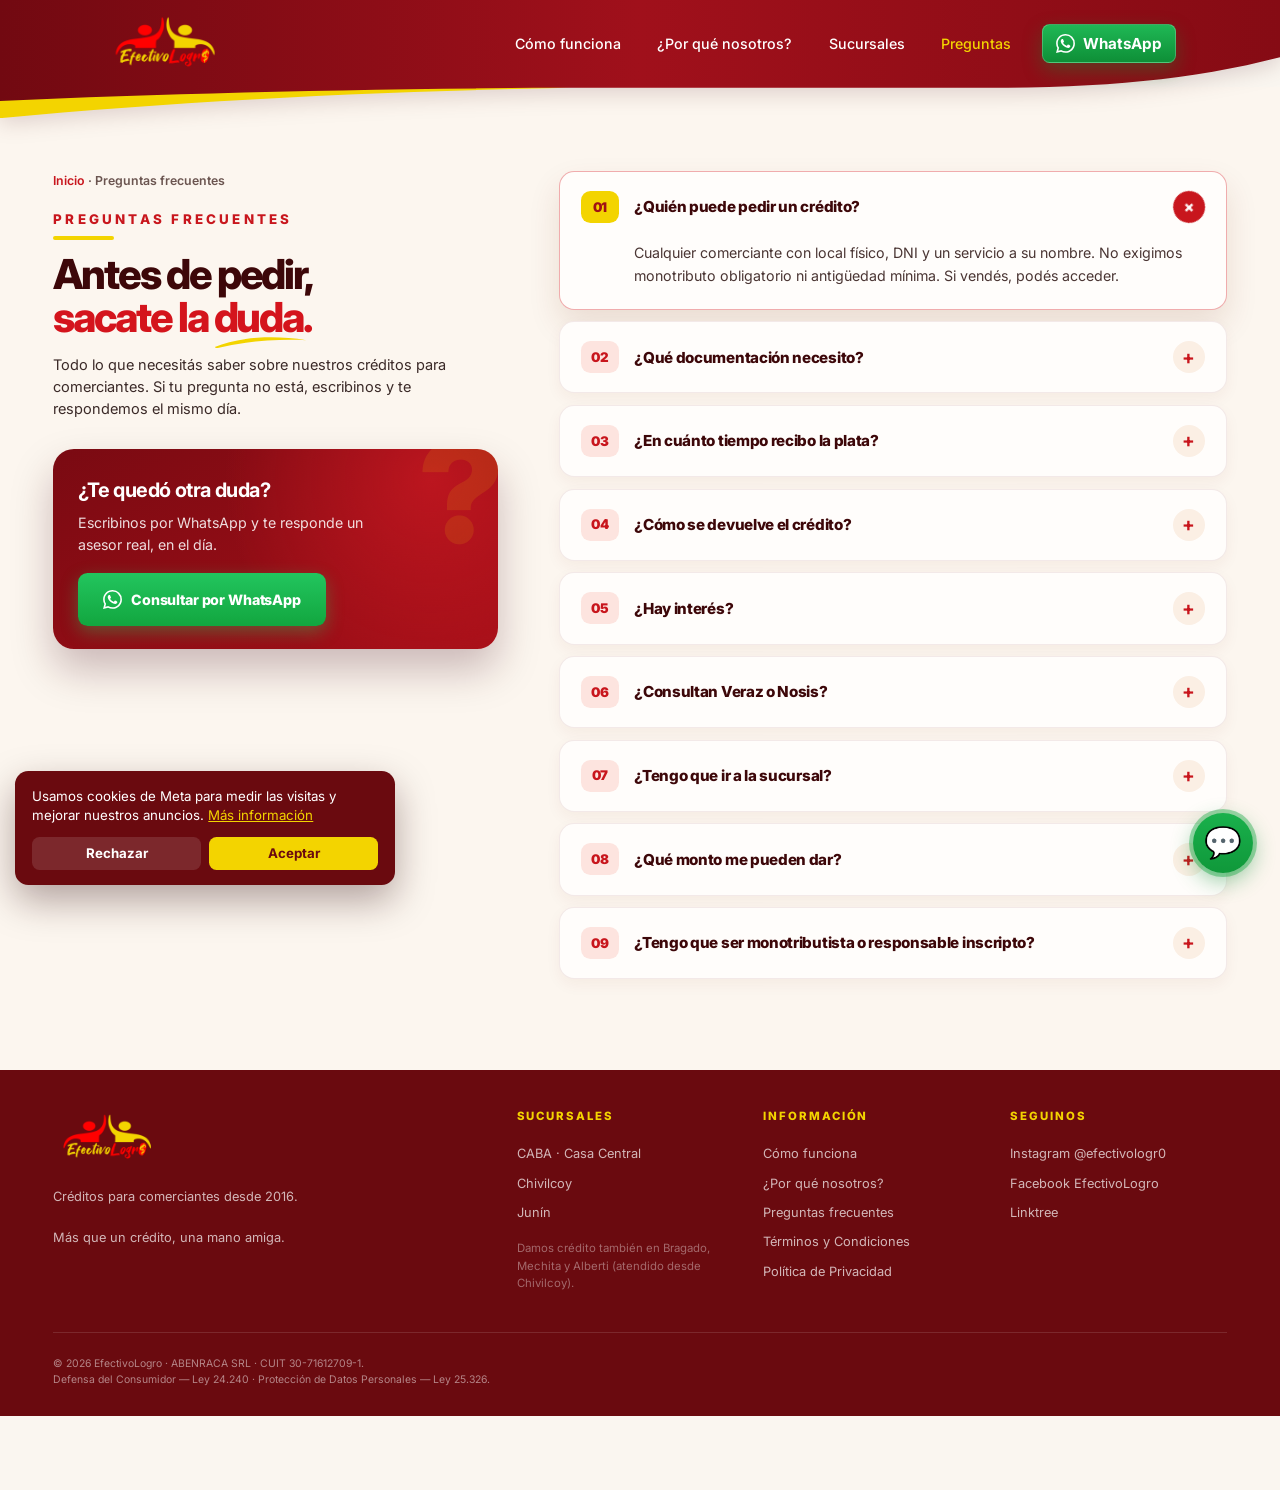
<file: faq.html>
<!DOCTYPE html>
<html lang="es-AR">
<head>
<meta charset="UTF-8" />
<meta name="viewport" content="width=device-width, initial-scale=1.0, viewport-fit=cover" />
<meta name="theme-color" content="#6A0A0F" />
<meta name="description" content="Preguntas frecuentes sobre los créditos para comerciantes de EfectivoLogro. Requisitos, plazos, cómo pedir, cómo devolver." />
<link rel="icon" type="image/png" href="assets/favicon.png" />
<link rel="canonical" href="https://efectivologro.com.ar/faq.html" />
<title>Preguntas frecuentes · EfectivoLogro</title>
<link href="https://fonts.googleapis.com/css2?family=Inter:wght@400;500;600;700;800;900&family=Barlow+Condensed:wght@700;800&family=Anton&display=swap" rel="stylesheet">
<script type="application/ld+json">
{
  "@context": "https://schema.org",
  "@type": "FAQPage",
  "mainEntity": [
    {"@type":"Question","name":"¿Quién puede pedir un crédito?","acceptedAnswer":{"@type":"Answer","text":"Cualquier comerciante con local físico, DNI y un servicio a su nombre. No exigimos monotributo obligatorio ni antigüedad mínima."}},
    {"@type":"Question","name":"¿Qué documentación necesito?","acceptedAnswer":{"@type":"Answer","text":"DNI, un servicio público a tu nombre y la dirección de tu local físico. Se envía todo por WhatsApp."}},
    {"@type":"Question","name":"¿En cuánto tiempo recibo la plata?","acceptedAnswer":{"@type":"Answer","text":"En menos de 24 horas hábiles desde que enviás la documentación."}},
    {"@type":"Question","name":"¿Cómo se devuelve el crédito?","acceptedAnswer":{"@type":"Answer","text":"En cuotas semanales fijas y planificables. El cobrador va hasta tu local."}},
    {"@type":"Question","name":"¿Consultan Veraz o Nosis?","acceptedAnswer":{"@type":"Answer","text":"Nuestra evaluación es propia. No te rechazamos por una marca en Veraz si tu comercio funciona."}}
  ]
}
</script>
<link rel="stylesheet" href="css/site.css" />
<style>
  .faq-page { padding: calc(56px + 32px) 0 96px; }
  .faq-page .breadcrumb { margin-bottom: 18px; color: var(--gris-mid); font-size: 13px; font-weight: 600; }
  .faq-page .breadcrumb a { color: var(--bordo); }
  .faq-page .breadcrumb a:hover { text-decoration: underline; }
  .faq-page h1 {
    margin-bottom: 16px;
    color: #3d0709;
    font-family: var(--font-body);
    font-size: clamp(34px, 3.4vw, 52px);
    font-weight: 800;
    letter-spacing: -0.05em;
    line-height: 1.05;
  }
  .faq-page h1 .y { color: #d4141c; }
</style>
<script src="js/meta-pixel.js" defer></script>
</head>
<body>

<!-- NAV -->
<nav class="nav">
  <div class="nav-inner">
    <a class="logo" href="index.html" aria-label="EfectivoLogro · ir al inicio">
      <img class="logo-img" src="assets/logo-nav.png" alt="EfectivoLogro" />
    </a>
    <div class="nav-links">
      <a href="index.html#como">Cómo funciona</a>
      <a href="index.html#elegirnos">¿Por qué nosotros?</a>
      <a href="index.html#sucursales">Sucursales</a>
      <a href="faq.html" aria-current="page">Preguntas</a>
      
      
    </div>
    <a class="pill wa nav-cta" href="https://linktr.ee/efectivologro?utm_source=ig&amp;utm_medium=social&amp;utm_content=link_in_bio&amp;fbclid=PAb21jcAUC1k5wZG9mAmV4dG4DYWVtAjExAHNydGMGYXBwX2lkDzU2NzA2NzM0MzM1MjQyNwABp5Mwjs6rribkIdzyK8Gyx5443RNym5UbyIA3olXbQSKLlcW_dZ90TxjIFi9K_aem_oh4ifahRXwFaY7T1pN8YJQ" target="_blank" rel="noopener"><svg class="wa-icon" viewBox="0 0 24 24" aria-hidden="true"><path fill="currentColor" d="M17.472 14.382c-.297-.149-1.758-.867-2.03-.967-.273-.099-.471-.148-.67.15-.197.297-.767.966-.94 1.164-.173.199-.347.223-.644.074-.297-.149-1.255-.462-2.39-1.475-.883-.788-1.48-1.761-1.653-2.059-.173-.297-.018-.458.13-.606.134-.133.298-.347.446-.521.149-.173.198-.297.298-.496.099-.198.05-.372-.025-.521-.075-.149-.669-1.612-.916-2.207-.242-.579-.487-.5-.669-.51-.173-.008-.371-.01-.57-.01-.198 0-.52.074-.792.372-.272.297-1.04 1.016-1.04 2.479s1.065 2.875 1.213 3.074c.149.198 2.095 3.2 5.076 4.487.709.306 1.262.489 1.693.625.712.227 1.36.195 1.871.118.571-.085 1.758-.719 2.006-1.413.248-.694.248-1.29.173-1.414-.074-.123-.272-.198-.57-.347m-5.421 7.403h-.004a9.87 9.87 0 0 1-5.031-1.378l-.361-.214-3.741.981.998-3.648-.235-.374a9.86 9.86 0 0 1-1.51-5.26c.001-5.45 4.436-9.884 9.888-9.884 2.64 0 5.122 1.029 6.988 2.896a9.821 9.821 0 0 1 2.9 6.988c-.002 5.45-4.437 9.884-9.892 9.884M20.464 3.488A11.815 11.815 0 0 0 12.05 0C5.495 0 .16 5.335.157 11.892c0 2.096.547 4.14 1.588 5.945L.057 24l6.305-1.654a11.882 11.882 0 0 0 5.683 1.447h.005c6.554 0 11.89-5.335 11.893-11.893a11.821 11.821 0 0 0-3.48-8.413Z"/></svg>WhatsApp</a>
    <button class="hamburger" aria-label="Abrir menú" onclick="document.getElementById('drawer').classList.add('open')">☰</button>
  </div>
</nav>

<!-- DRAWER (mobile) -->
<aside class="drawer" id="drawer">
  <div class="drawer-head">
    <a class="logo" href="index.html" onclick="document.getElementById('drawer').classList.remove('open')">
      <img class="logo-img" src="assets/logo-nav.png" alt="EfectivoLogro" />
    </a>
    <button class="drawer-close" aria-label="Cerrar menú" onclick="document.getElementById('drawer').classList.remove('open')">×</button>
  </div>
  <a href="index.html#como" onclick="document.getElementById('drawer').classList.remove('open')">Cómo funciona</a>
  <a href="index.html#elegirnos" onclick="document.getElementById('drawer').classList.remove('open')">¿Por qué nosotros?</a>
  <a href="index.html#sucursales" onclick="document.getElementById('drawer').classList.remove('open')">Sucursales</a>
  <a href="faq.html" onclick="document.getElementById('drawer').classList.remove('open')">Preguntas</a>
  <a class="pill wa" href="https://linktr.ee/efectivologro?utm_source=ig&amp;utm_medium=social&amp;utm_content=link_in_bio&amp;fbclid=PAb21jcAUC1k5wZG9mAmV4dG4DYWVtAjExAHNydGMGYXBwX2lkDzU2NzA2NzM0MzM1MjQyNwABp5Mwjs6rribkIdzyK8Gyx5443RNym5UbyIA3olXbQSKLlcW_dZ90TxjIFi9K_aem_oh4ifahRXwFaY7T1pN8YJQ" target="_blank" rel="noopener" onclick="document.getElementById('drawer').classList.remove('open')"><svg class="wa-icon" viewBox="0 0 24 24" aria-hidden="true"><path fill="currentColor" d="M17.472 14.382c-.297-.149-1.758-.867-2.03-.967-.273-.099-.471-.148-.67.15-.197.297-.767.966-.94 1.164-.173.199-.347.223-.644.074-.297-.149-1.255-.462-2.39-1.475-.883-.788-1.48-1.761-1.653-2.059-.173-.297-.018-.458.13-.606.134-.133.298-.347.446-.521.149-.173.198-.297.298-.496.099-.198.05-.372-.025-.521-.075-.149-.669-1.612-.916-2.207-.242-.579-.487-.5-.669-.51-.173-.008-.371-.01-.57-.01-.198 0-.52.074-.792.372-.272.297-1.04 1.016-1.04 2.479s1.065 2.875 1.213 3.074c.149.198 2.095 3.2 5.076 4.487.709.306 1.262.489 1.693.625.712.227 1.36.195 1.871.118.571-.085 1.758-.719 2.006-1.413.248-.694.248-1.29.173-1.414-.074-.123-.272-.198-.57-.347m-5.421 7.403h-.004a9.87 9.87 0 0 1-5.031-1.378l-.361-.214-3.741.981.998-3.648-.235-.374a9.86 9.86 0 0 1-1.51-5.26c.001-5.45 4.436-9.884 9.888-9.884 2.64 0 5.122 1.029 6.988 2.896a9.821 9.821 0 0 1 2.9 6.988c-.002 5.45-4.437 9.884-9.892 9.884M20.464 3.488A11.815 11.815 0 0 0 12.05 0C5.495 0 .16 5.335.157 11.892c0 2.096.547 4.14 1.588 5.945L.057 24l6.305-1.654a11.882 11.882 0 0 0 5.683 1.447h.005c6.554 0 11.89-5.335 11.893-11.893a11.821 11.821 0 0 0-3.48-8.413Z"/></svg>Pedí tu crédito</a>
</aside>

<main class="faq-section faq-page">
  <div class="container">
    <div class="faq-layout">
    <div class="faq-side">
      <div class="breadcrumb"><a href="index.html">Inicio</a> · Preguntas frecuentes</div>
      <div class="eyebrow">Preguntas frecuentes</div>
      <h1>Antes de pedir, <span class="y">sacate la <span class="vs-mark">duda</span>.</span></h1>
      <p class="faq-lead">Todo lo que necesitás saber sobre nuestros créditos para comerciantes. Si tu pregunta no está, escribinos y te respondemos el mismo día.</p>
      <div class="faq-help">
        <span class="faq-help-ico" aria-hidden="true">?</span>
        <strong>¿Te quedó otra duda?</strong>
        <p>Escribinos por WhatsApp y te responde un asesor real, en el día.</p>
        <a class="pill wa" href="https://linktr.ee/efectivologro?utm_source=ig&amp;utm_medium=social&amp;utm_content=link_in_bio&amp;fbclid=PAb21jcAUC1k5wZG9mAmV4dG4DYWVtAjExAHNydGMGYXBwX2lkDzU2NzA2NzM0MzM1MjQyNwABp5Mwjs6rribkIdzyK8Gyx5443RNym5UbyIA3olXbQSKLlcW_dZ90TxjIFi9K_aem_oh4ifahRXwFaY7T1pN8YJQ" target="_blank" rel="noopener"><svg class="wa-icon" viewBox="0 0 24 24" aria-hidden="true"><path fill="currentColor" d="M17.472 14.382c-.297-.149-1.758-.867-2.03-.967-.273-.099-.471-.148-.67.15-.197.297-.767.966-.94 1.164-.173.199-.347.223-.644.074-.297-.149-1.255-.462-2.39-1.475-.883-.788-1.48-1.761-1.653-2.059-.173-.297-.018-.458.13-.606.134-.133.298-.347.446-.521.149-.173.198-.297.298-.496.099-.198.05-.372-.025-.521-.075-.149-.669-1.612-.916-2.207-.242-.579-.487-.5-.669-.51-.173-.008-.371-.01-.57-.01-.198 0-.52.074-.792.372-.272.297-1.04 1.016-1.04 2.479s1.065 2.875 1.213 3.074c.149.198 2.095 3.2 5.076 4.487.709.306 1.262.489 1.693.625.712.227 1.36.195 1.871.118.571-.085 1.758-.719 2.006-1.413.248-.694.248-1.29.173-1.414-.074-.123-.272-.198-.57-.347m-5.421 7.403h-.004a9.87 9.87 0 0 1-5.031-1.378l-.361-.214-3.741.981.998-3.648-.235-.374a9.86 9.86 0 0 1-1.51-5.26c.001-5.45 4.436-9.884 9.888-9.884 2.64 0 5.122 1.029 6.988 2.896a9.821 9.821 0 0 1 2.9 6.988c-.002 5.45-4.437 9.884-9.892 9.884M20.464 3.488A11.815 11.815 0 0 0 12.05 0C5.495 0 .16 5.335.157 11.892c0 2.096.547 4.14 1.588 5.945L.057 24l6.305-1.654a11.882 11.882 0 0 0 5.683 1.447h.005c6.554 0 11.89-5.335 11.893-11.893a11.821 11.821 0 0 0-3.48-8.413Z"/></svg>Consultar por WhatsApp</a>
      </div>
    </div>
    <div class="faq">
      <div class="faq-item open">
        <button class="faq-q" aria-expanded="true"><span class="faq-n">01</span><span class="faq-t">¿Quién puede pedir un crédito?</span> <span class="ico" aria-hidden="true">+</span></button>
        <div class="faq-a"><p>Cualquier comerciante con local físico, DNI y un servicio a su nombre. No exigimos monotributo obligatorio ni antigüedad mínima. Si vendés, podés acceder.</p></div>
      </div>
      <div class="faq-item">
        <button class="faq-q" aria-expanded="false"><span class="faq-n">02</span><span class="faq-t">¿Qué documentación necesito?</span> <span class="ico" aria-hidden="true">+</span></button>
        <div class="faq-a"><p>Solo tres cosas:</p><p>• DNI (foto de frente y dorso)<br/>• Un servicio público a tu nombre (luz, gas, agua, ABL)<br/>• La dirección de tu local físico</p><p>Lo enviás todo por WhatsApp, sin imprimir ni firmar nada.</p></div>
      </div>
      <div class="faq-item">
        <button class="faq-q" aria-expanded="false"><span class="faq-n">03</span><span class="faq-t">¿En cuánto tiempo recibo la plata?</span> <span class="ico" aria-hidden="true">+</span></button>
        <div class="faq-a"><p>En menos de 24 horas hábiles desde que mandás la documentación completa. La mayoría de los créditos los aprobamos y entregamos el mismo día.</p></div>
      </div>
      <div class="faq-item">
        <button class="faq-q" aria-expanded="false"><span class="faq-n">04</span><span class="faq-t">¿Cómo se devuelve el crédito?</span> <span class="ico" aria-hidden="true">+</span></button>
        <div class="faq-a"><p>En cuotas semanales fijas y planificables. Y mejor todavía: nosotros vamos a tu local a buscarlas. No tenés que ir a ningún lado.</p></div>
      </div>
      <div class="faq-item">
        <button class="faq-q" aria-expanded="false"><span class="faq-n">05</span><span class="faq-t">¿Hay interés?</span> <span class="ico" aria-hidden="true">+</span></button>
        <div class="faq-a"><p>Sí, como cualquier crédito comercial. Lo importante: te mostramos el costo total y la cuota antes de que firmes, sin letra chica ni sorpresas. Vos decidís con toda la información.</p></div>
      </div>
      <div class="faq-item">
        <button class="faq-q" aria-expanded="false"><span class="faq-n">06</span><span class="faq-t">¿Consultan Veraz o Nosis?</span> <span class="ico" aria-hidden="true">+</span></button>
        <div class="faq-a"><p>Nuestra evaluación es propia. No te rechazamos automáticamente por una marca en Veraz si tu comercio funciona. Hablalo con el asesor.</p></div>
      </div>
      <div class="faq-item">
        <button class="faq-q" aria-expanded="false"><span class="faq-n">07</span><span class="faq-t">¿Tengo que ir a la sucursal?</span> <span class="ico" aria-hidden="true">+</span></button>
        <div class="faq-a"><p>No hace falta. El trámite es 100% online por WhatsApp y el cobrador va hasta tu local. Tenemos 3 sucursales operativas: CABA (Casa Central), Chivilcoy (atiende también Bragado, Mechita y Alberti) y Junín.</p></div>
      </div>
      <div class="faq-item">
        <button class="faq-q" aria-expanded="false"><span class="faq-n">08</span><span class="faq-t">¿Qué monto me pueden dar?</span> <span class="ico" aria-hidden="true">+</span></button>
        <div class="faq-a"><p>Ofrecemos variedad de montos según lo que necesites y la capacidad de pago que tenga tu comercio. Escribinos por WhatsApp y en la charla lo definimos.</p></div>
      </div>
      <div class="faq-item">
        <button class="faq-q" aria-expanded="false"><span class="faq-n">09</span><span class="faq-t">¿Tengo que ser monotributista o responsable inscripto?</span> <span class="ico" aria-hidden="true">+</span></button>
        <div class="faq-a"><p>No es obligatorio. Trabajamos con comerciantes en diferentes situaciones fiscales. Lo importante es tener el comercio y el local.</p></div>
      </div>
    </div>
    </div>
  </div>
</main>

<!-- FOOTER -->
<footer>
  <div class="footer-grid">
    <div class="footer-col">
      <img class="footer-logo" src="assets/logo-nav.png" alt="EfectivoLogro" loading="lazy" />
      <div>Créditos para comerciantes desde 2016.</div>
      <div style="margin-top:12px;">Más que un crédito, una mano amiga.</div>
    </div>
    <div class="footer-col">
      <strong>Sucursales</strong>
      <div>CABA · Casa Central</div>
      <div>Chivilcoy</div>
      <div>Junín</div>
      <div style="opacity:0.55;margin-top:8px;font-size:12px;">Damos crédito también en Bragado, Mechita y Alberti (atendido desde Chivilcoy).</div>
    </div>
    <div class="footer-col">
      <strong>Información</strong>
      <a href="index.html#como">Cómo funciona</a>
      <a href="index.html#elegirnos">¿Por qué nosotros?</a>
      <a href="faq.html">Preguntas frecuentes</a>
      <a href="terminos.html" target="_blank" rel="noopener">Términos y Condiciones</a>
      <a href="privacidad.html" target="_blank" rel="noopener">Política de Privacidad</a>
    </div>
    <div class="footer-col">
      <strong>Seguinos</strong>
      <a href="https://www.instagram.com/efectivologr0/" target="_blank" rel="noopener">Instagram @efectivologr0</a>
      <a href="https://www.facebook.com/EfectivoLogro" target="_blank" rel="noopener">Facebook EfectivoLogro</a>
      <a href="https://linktr.ee/efectivologro" target="_blank" rel="noopener">Linktree</a>
    </div>
  </div>
  <div class="footer-legal">
    © 2026 EfectivoLogro · ABENRACA SRL · CUIT 30-71612709-1.<br/>
    Defensa del Consumidor — Ley 24.240 · Protección de Datos Personales — Ley 25.326.
  </div>
</footer>

<a class="wa-fab" href="https://linktr.ee/efectivologro?utm_source=ig&amp;utm_medium=social&amp;utm_content=link_in_bio&amp;fbclid=PAb21jcAUC1k5wZG9mAmV4dG4DYWVtAjExAHNydGMGYXBwX2lkDzU2NzA2NzM0MzM1MjQyNwABp5Mwjs6rribkIdzyK8Gyx5443RNym5UbyIA3olXbQSKLlcW_dZ90TxjIFi9K_aem_oh4ifahRXwFaY7T1pN8YJQ" target="_blank" rel="noopener" aria-label="Abrir opciones de contacto de EfectivoLogro">💬</a>

<script>
  document.querySelectorAll('.faq-q').forEach(q => {
    q.addEventListener('click', () => {
      const item = q.closest('.faq-item');
      item.classList.toggle('open');
      q.setAttribute('aria-expanded', String(item.classList.contains('open')));
    });
  });
  document.addEventListener('keydown', (e) => {
    if (e.key === 'Escape') document.getElementById('drawer').classList.remove('open');
  });
</script>
</body>
</html>
</file>
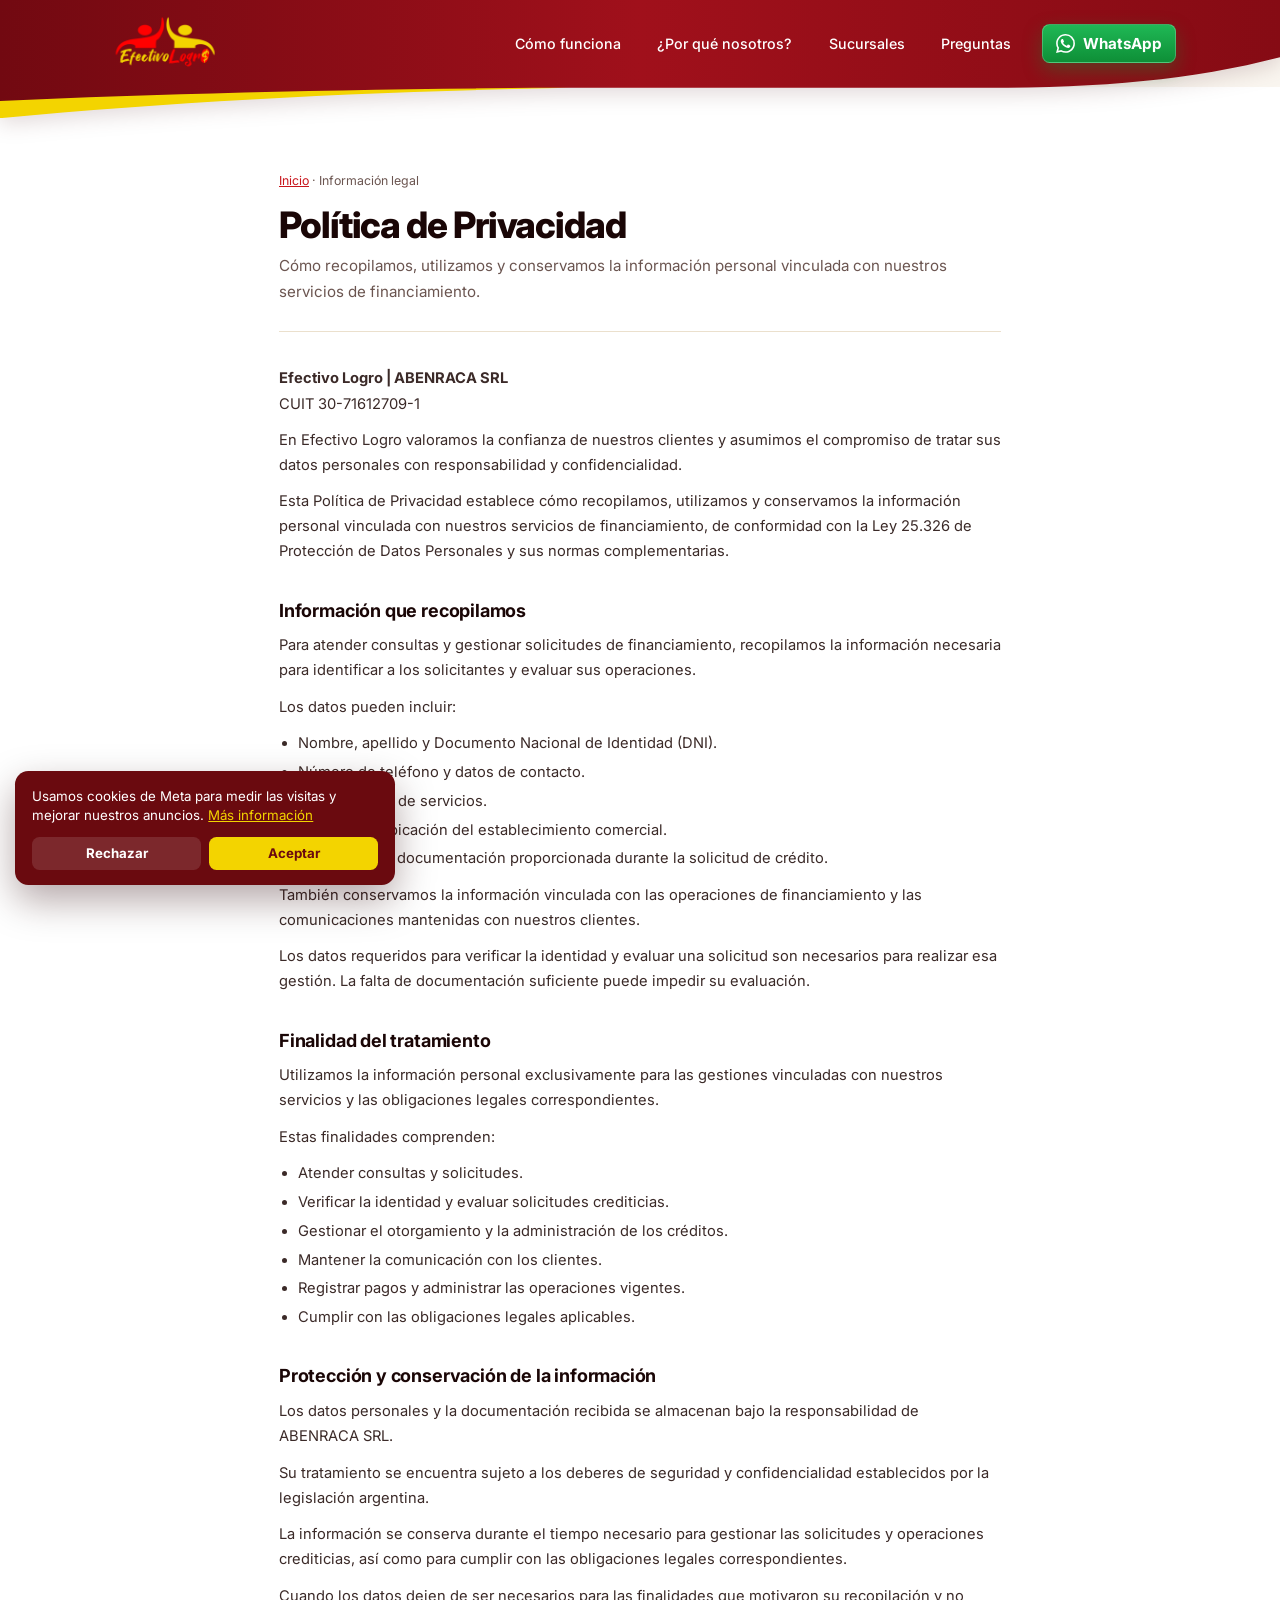
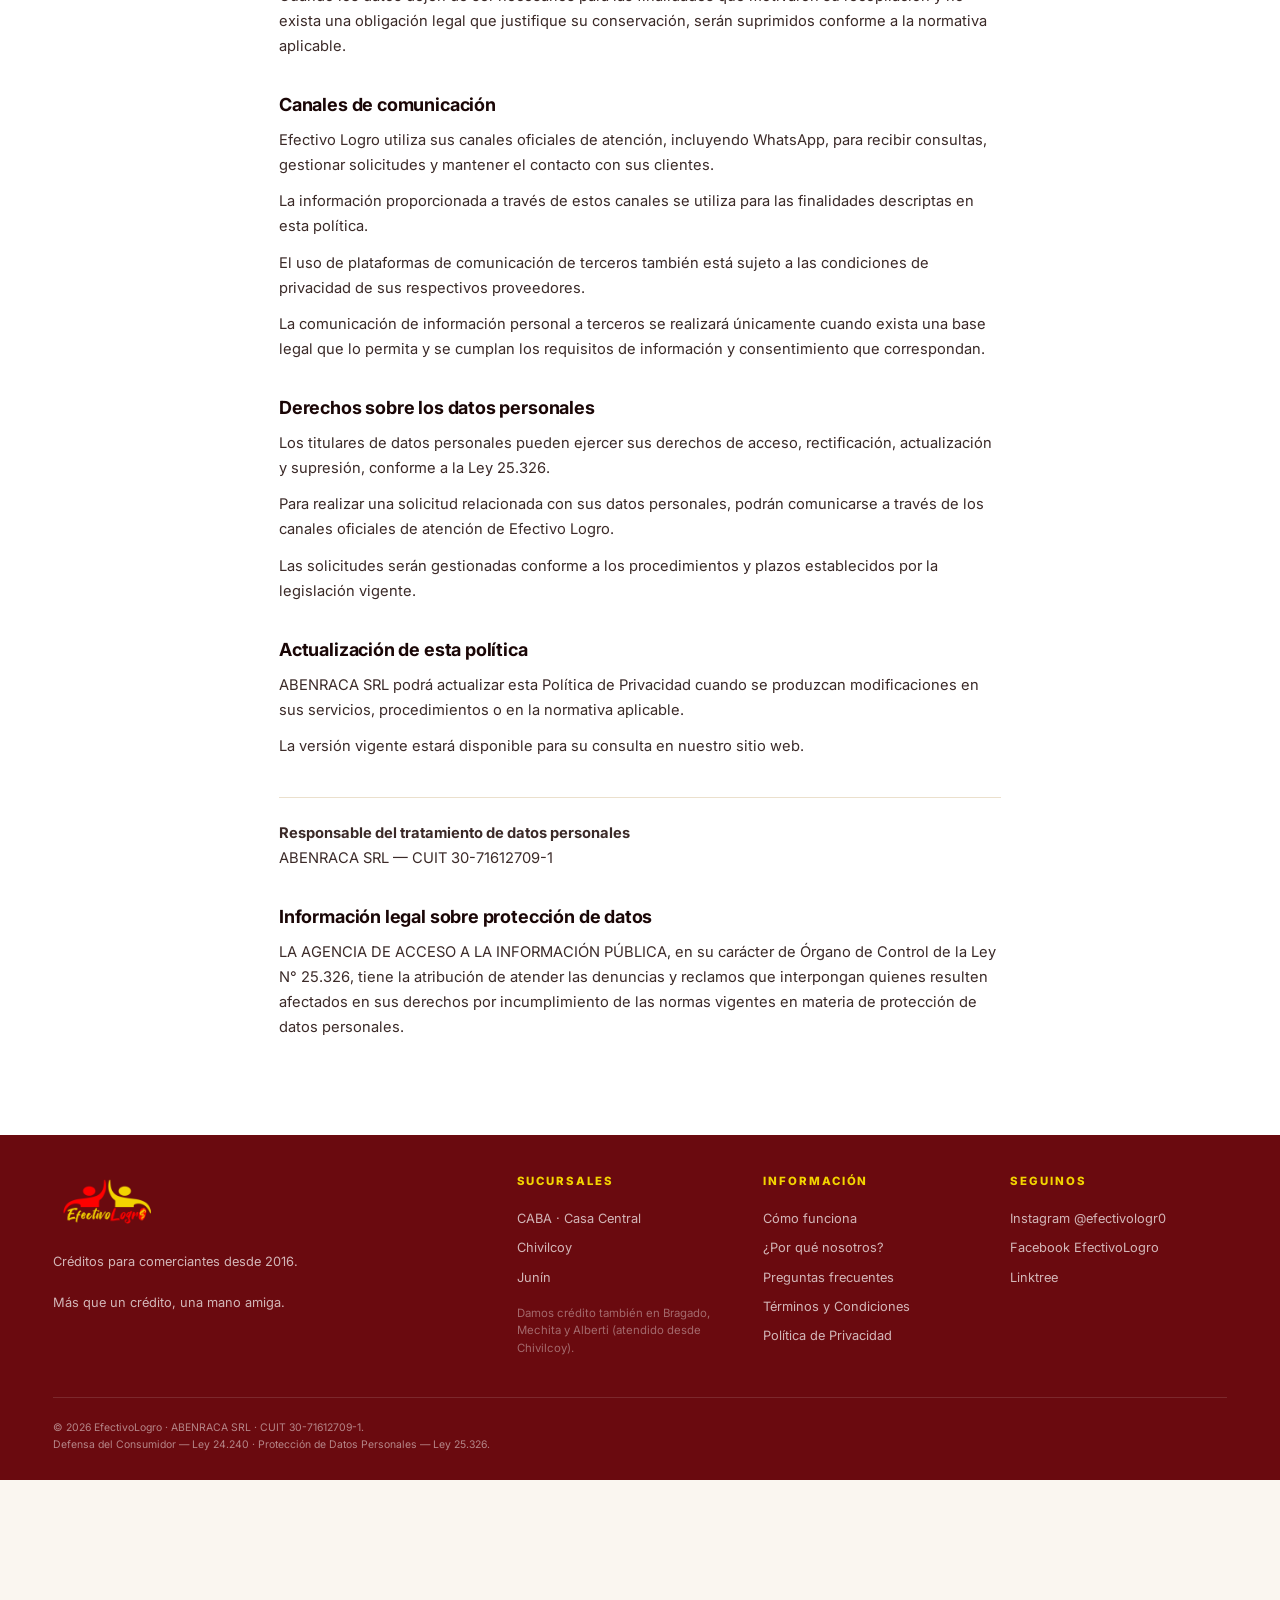
<file: privacidad.html>
<!doctype html><html lang="es-AR"><head><meta charset="utf-8"><meta name="viewport" content="width=device-width, initial-scale=1"><meta name="theme-color" content="#6A0A0F"><meta name="description" content="Política de Privacidad de Efectivo Logro sobre el tratamiento, la protección y la conservación de datos personales."><link rel="icon" href="assets/favicon.png"><link rel="canonical" href="https://efectivologro.com.ar/privacidad.html"><link href="https://fonts.googleapis.com/css2?family=Inter:wght@400;500;600;700;800;900&family=Barlow+Condensed:wght@700;800&family=Anton&display=swap" rel="stylesheet"><title>Política de Privacidad | EfectivoLogro</title><link rel="stylesheet" href="css/site.css" />
<style>
  .legal { padding: calc(56px + 32px) var(--pad-x) 88px; background: #fff; }
  .legal-inner { max-width: 760px; margin: 0 auto; }
  .legal .breadcrumb { margin-bottom: 16px; color: var(--gris-mid); font-size: 13px; }
  .legal .breadcrumb a { color: var(--bordo); }
  .legal h1 { margin-bottom: 8px; color: var(--negro); font-family: var(--font-body); font-size: clamp(30px, 3vw, 40px); font-weight: 800; letter-spacing: -0.03em; line-height: 1.1; }
  .legal .legal-sub { margin-bottom: 36px; padding-bottom: 28px; border-bottom: 1px solid var(--gris-borde); color: var(--gris-mid); font-size: 16px; }
  .legal h2 { margin: 36px 0 12px; color: var(--negro); font-family: var(--font-body); font-size: 19px; font-weight: 700; letter-spacing: -0.01em; line-height: 1.3; }
  .legal p, .legal li { color: #3b2a28; font-size: 15.5px; line-height: 1.7; }
  .legal p { margin-bottom: 12px; }
  .legal ul { margin: 0 0 12px 20px; }
  .legal li { margin-bottom: 4px; }
  .legal a { color: var(--bordo); text-decoration: underline; }
  .legal section { padding: 0; }
  .legal .legal-note { margin-top: 40px; padding-top: 24px; border-top: 1px solid var(--gris-borde); }
</style>
<script src="js/meta-pixel.js" defer></script>
</head>
<body>

<!-- NAV -->
<nav class="nav">
  <div class="nav-inner">
    <a class="logo" href="index.html" aria-label="EfectivoLogro · ir al inicio">
      <img class="logo-img" src="assets/logo-nav.png" alt="EfectivoLogro" />
    </a>
    <div class="nav-links">
      <a href="index.html#como">Cómo funciona</a>
      <a href="index.html#elegirnos">¿Por qué nosotros?</a>
      <a href="index.html#sucursales">Sucursales</a>
      <a href="faq.html">Preguntas</a>
      
      
    </div>
    <a class="pill wa nav-cta" href="https://linktr.ee/efectivologro?utm_source=ig&amp;utm_medium=social&amp;utm_content=link_in_bio&amp;fbclid=PAb21jcAUC1k5wZG9mAmV4dG4DYWVtAjExAHNydGMGYXBwX2lkDzU2NzA2NzM0MzM1MjQyNwABp5Mwjs6rribkIdzyK8Gyx5443RNym5UbyIA3olXbQSKLlcW_dZ90TxjIFi9K_aem_oh4ifahRXwFaY7T1pN8YJQ" target="_blank" rel="noopener"><svg class="wa-icon" viewBox="0 0 24 24" aria-hidden="true"><path fill="currentColor" d="M17.472 14.382c-.297-.149-1.758-.867-2.03-.967-.273-.099-.471-.148-.67.15-.197.297-.767.966-.94 1.164-.173.199-.347.223-.644.074-.297-.149-1.255-.462-2.39-1.475-.883-.788-1.48-1.761-1.653-2.059-.173-.297-.018-.458.13-.606.134-.133.298-.347.446-.521.149-.173.198-.297.298-.496.099-.198.05-.372-.025-.521-.075-.149-.669-1.612-.916-2.207-.242-.579-.487-.5-.669-.51-.173-.008-.371-.01-.57-.01-.198 0-.52.074-.792.372-.272.297-1.04 1.016-1.04 2.479s1.065 2.875 1.213 3.074c.149.198 2.095 3.2 5.076 4.487.709.306 1.262.489 1.693.625.712.227 1.36.195 1.871.118.571-.085 1.758-.719 2.006-1.413.248-.694.248-1.29.173-1.414-.074-.123-.272-.198-.57-.347m-5.421 7.403h-.004a9.87 9.87 0 0 1-5.031-1.378l-.361-.214-3.741.981.998-3.648-.235-.374a9.86 9.86 0 0 1-1.51-5.26c.001-5.45 4.436-9.884 9.888-9.884 2.64 0 5.122 1.029 6.988 2.896a9.821 9.821 0 0 1 2.9 6.988c-.002 5.45-4.437 9.884-9.892 9.884M20.464 3.488A11.815 11.815 0 0 0 12.05 0C5.495 0 .16 5.335.157 11.892c0 2.096.547 4.14 1.588 5.945L.057 24l6.305-1.654a11.882 11.882 0 0 0 5.683 1.447h.005c6.554 0 11.89-5.335 11.893-11.893a11.821 11.821 0 0 0-3.48-8.413Z"/></svg>WhatsApp</a>
    <button class="hamburger" aria-label="Abrir menú" onclick="document.getElementById('drawer').classList.add('open')">☰</button>
  </div>
</nav>

<!-- DRAWER (mobile) -->
<aside class="drawer" id="drawer">
  <div class="drawer-head">
    <a class="logo" href="index.html" onclick="document.getElementById('drawer').classList.remove('open')">
      <img class="logo-img" src="assets/logo-nav.png" alt="EfectivoLogro" />
    </a>
    <button class="drawer-close" aria-label="Cerrar menú" onclick="document.getElementById('drawer').classList.remove('open')">×</button>
  </div>
  <a href="index.html#como" onclick="document.getElementById('drawer').classList.remove('open')">Cómo funciona</a>
  <a href="index.html#elegirnos" onclick="document.getElementById('drawer').classList.remove('open')">¿Por qué nosotros?</a>
  <a href="index.html#sucursales" onclick="document.getElementById('drawer').classList.remove('open')">Sucursales</a>
  <a href="faq.html" onclick="document.getElementById('drawer').classList.remove('open')">Preguntas</a>
  <a class="pill wa" href="https://linktr.ee/efectivologro?utm_source=ig&amp;utm_medium=social&amp;utm_content=link_in_bio&amp;fbclid=PAb21jcAUC1k5wZG9mAmV4dG4DYWVtAjExAHNydGMGYXBwX2lkDzU2NzA2NzM0MzM1MjQyNwABp5Mwjs6rribkIdzyK8Gyx5443RNym5UbyIA3olXbQSKLlcW_dZ90TxjIFi9K_aem_oh4ifahRXwFaY7T1pN8YJQ" target="_blank" rel="noopener" onclick="document.getElementById('drawer').classList.remove('open')"><svg class="wa-icon" viewBox="0 0 24 24" aria-hidden="true"><path fill="currentColor" d="M17.472 14.382c-.297-.149-1.758-.867-2.03-.967-.273-.099-.471-.148-.67.15-.197.297-.767.966-.94 1.164-.173.199-.347.223-.644.074-.297-.149-1.255-.462-2.39-1.475-.883-.788-1.48-1.761-1.653-2.059-.173-.297-.018-.458.13-.606.134-.133.298-.347.446-.521.149-.173.198-.297.298-.496.099-.198.05-.372-.025-.521-.075-.149-.669-1.612-.916-2.207-.242-.579-.487-.5-.669-.51-.173-.008-.371-.01-.57-.01-.198 0-.52.074-.792.372-.272.297-1.04 1.016-1.04 2.479s1.065 2.875 1.213 3.074c.149.198 2.095 3.2 5.076 4.487.709.306 1.262.489 1.693.625.712.227 1.36.195 1.871.118.571-.085 1.758-.719 2.006-1.413.248-.694.248-1.29.173-1.414-.074-.123-.272-.198-.57-.347m-5.421 7.403h-.004a9.87 9.87 0 0 1-5.031-1.378l-.361-.214-3.741.981.998-3.648-.235-.374a9.86 9.86 0 0 1-1.51-5.26c.001-5.45 4.436-9.884 9.888-9.884 2.64 0 5.122 1.029 6.988 2.896a9.821 9.821 0 0 1 2.9 6.988c-.002 5.45-4.437 9.884-9.892 9.884M20.464 3.488A11.815 11.815 0 0 0 12.05 0C5.495 0 .16 5.335.157 11.892c0 2.096.547 4.14 1.588 5.945L.057 24l6.305-1.654a11.882 11.882 0 0 0 5.683 1.447h.005c6.554 0 11.89-5.335 11.893-11.893a11.821 11.821 0 0 0-3.48-8.413Z"/></svg>Pedí tu crédito</a>
</aside>

<main class="legal">
  <div class="legal-inner">
    <div class="breadcrumb"><a href="index.html">Inicio</a> · Información legal</div>
    <h1>Política de Privacidad</h1>
    <p class="legal-sub">Cómo recopilamos, utilizamos y conservamos la información personal vinculada con nuestros servicios de financiamiento.</p>
    <p>
    <strong>Efectivo Logro | ABENRACA SRL</strong>
    <br>CUIT 30-71612709-1</p>
    <p>En Efectivo Logro valoramos la confianza de nuestros clientes y asumimos el compromiso de tratar sus datos personales con responsabilidad y confidencialidad.</p>
    <p>Esta Política de Privacidad establece cómo recopilamos, utilizamos y conservamos la información personal vinculada con nuestros servicios de financiamiento, de conformidad con la Ley 25.326 de Protección de Datos Personales y sus normas complementarias.</p>
    <section>
    <h2>Información que recopilamos</h2>
    <p>Para atender consultas y gestionar solicitudes de financiamiento, recopilamos la información necesaria para identificar a los solicitantes y evaluar sus operaciones.</p>
    <p>Los datos pueden incluir:</p>
    <ul>
    <li>Nombre, apellido y Documento Nacional de Identidad (DNI).</li>
    <li>Número de teléfono y datos de contacto.</li>
    <li>Comprobante de servicios.</li>
    <li>Domicilio y ubicación del establecimiento comercial.</li>
    <li>Información y documentación proporcionada durante la solicitud de crédito.</li>
    </ul>
    <p>También conservamos la información vinculada con las operaciones de financiamiento y las comunicaciones mantenidas con nuestros clientes.</p>
    <p>Los datos requeridos para verificar la identidad y evaluar una solicitud son necesarios para realizar esa gestión. La falta de documentación suficiente puede impedir su evaluación.</p>
    </section>
    <section>
    <h2>Finalidad del tratamiento</h2>
    <p>Utilizamos la información personal exclusivamente para las gestiones vinculadas con nuestros servicios y las obligaciones legales correspondientes.</p>
    <p>Estas finalidades comprenden:</p>
    <ul>
    <li>Atender consultas y solicitudes.</li>
    <li>Verificar la identidad y evaluar solicitudes crediticias.</li>
    <li>Gestionar el otorgamiento y la administración de los créditos.</li>
    <li>Mantener la comunicación con los clientes.</li>
    <li>Registrar pagos y administrar las operaciones vigentes.</li>
    <li>Cumplir con las obligaciones legales aplicables.</li>
    </ul>
    </section>
    <section>
    <h2>Protección y conservación de la información</h2>
    <p>Los datos personales y la documentación recibida se almacenan bajo la responsabilidad de ABENRACA SRL.</p>
    <p>Su tratamiento se encuentra sujeto a los deberes de seguridad y confidencialidad establecidos por la legislación argentina.</p>
    <p>La información se conserva durante el tiempo necesario para gestionar las solicitudes y operaciones crediticias, así como para cumplir con las obligaciones legales correspondientes.</p>
    <p>Cuando los datos dejen de ser necesarios para las finalidades que motivaron su recopilación y no exista una obligación legal que justifique su conservación, serán suprimidos conforme a la normativa aplicable.</p>
    </section>
    <section>
    <h2>Canales de comunicación</h2>
    <p>Efectivo Logro utiliza sus canales oficiales de atención, incluyendo WhatsApp, para recibir consultas, gestionar solicitudes y mantener el contacto con sus clientes.</p>
    <p>La información proporcionada a través de estos canales se utiliza para las finalidades descriptas en esta política.</p>
    <p>El uso de plataformas de comunicación de terceros también está sujeto a las condiciones de privacidad de sus respectivos proveedores.</p>
    <p>La comunicación de información personal a terceros se realizará únicamente cuando exista una base legal que lo permita y se cumplan los requisitos de información y consentimiento que correspondan.</p>
    </section>
    <section>
    <h2>Derechos sobre los datos personales</h2>
    <p>Los titulares de datos personales pueden ejercer sus derechos de acceso, rectificación, actualización y supresión, conforme a la Ley 25.326.</p>
    <p>Para realizar una solicitud relacionada con sus datos personales, podrán comunicarse a través de los canales oficiales de atención de Efectivo Logro.</p>
    <p>Las solicitudes serán gestionadas conforme a los procedimientos y plazos establecidos por la legislación vigente.</p>
    </section>
    <section>
    <h2>Actualización de esta política</h2>
    <p>ABENRACA SRL podrá actualizar esta Política de Privacidad cuando se produzcan modificaciones en sus servicios, procedimientos o en la normativa aplicable.</p>
    <p>La versión vigente estará disponible para su consulta en nuestro sitio web.</p>
    </section>
    <div class="legal-note">
    <p>
    <strong>Responsable del tratamiento de datos personales</strong>
    <br>ABENRACA SRL — CUIT 30-71612709-1</p>
    </div>
    <section>
    <h2>Información legal sobre protección de datos</h2>
    <p>LA AGENCIA DE ACCESO A LA INFORMACIÓN PÚBLICA, en su carácter de Órgano de Control de la Ley N° 25.326, tiene la atribución de atender las denuncias y reclamos que interpongan quienes resulten afectados en sus derechos por incumplimiento de las normas vigentes en materia de protección de datos personales.</p>
    </section>
  </div>
</main>

<!-- FOOTER -->
<footer>
  <div class="footer-grid">
    <div class="footer-col">
      <img class="footer-logo" src="assets/logo-nav.png" alt="EfectivoLogro" loading="lazy" />
      <div>Créditos para comerciantes desde 2016.</div>
      <div style="margin-top:12px;">Más que un crédito, una mano amiga.</div>
    </div>
    <div class="footer-col">
      <strong>Sucursales</strong>
      <div>CABA · Casa Central</div>
      <div>Chivilcoy</div>
      <div>Junín</div>
      <div style="opacity:0.55;margin-top:8px;font-size:12px;">Damos crédito también en Bragado, Mechita y Alberti (atendido desde Chivilcoy).</div>
    </div>
    <div class="footer-col">
      <strong>Información</strong>
      <a href="index.html#como">Cómo funciona</a>
      <a href="index.html#elegirnos">¿Por qué nosotros?</a>
      <a href="faq.html">Preguntas frecuentes</a>
      <a href="terminos.html" target="_blank" rel="noopener">Términos y Condiciones</a>
      <a href="privacidad.html" target="_blank" rel="noopener">Política de Privacidad</a>
    </div>
    <div class="footer-col">
      <strong>Seguinos</strong>
      <a href="https://www.instagram.com/efectivologr0/" target="_blank" rel="noopener">Instagram @efectivologr0</a>
      <a href="https://www.facebook.com/EfectivoLogro" target="_blank" rel="noopener">Facebook EfectivoLogro</a>
      <a href="https://linktr.ee/efectivologro" target="_blank" rel="noopener">Linktree</a>
    </div>
  </div>
  <div class="footer-legal">
    © 2026 EfectivoLogro · ABENRACA SRL · CUIT 30-71612709-1.<br/>
    Defensa del Consumidor — Ley 24.240 · Protección de Datos Personales — Ley 25.326.
  </div>
</footer>

<script>
  document.addEventListener('keydown', (e) => {
    if (e.key === 'Escape') document.getElementById('drawer').classList.remove('open');
  });
</script>
</body>
</html>
</file>
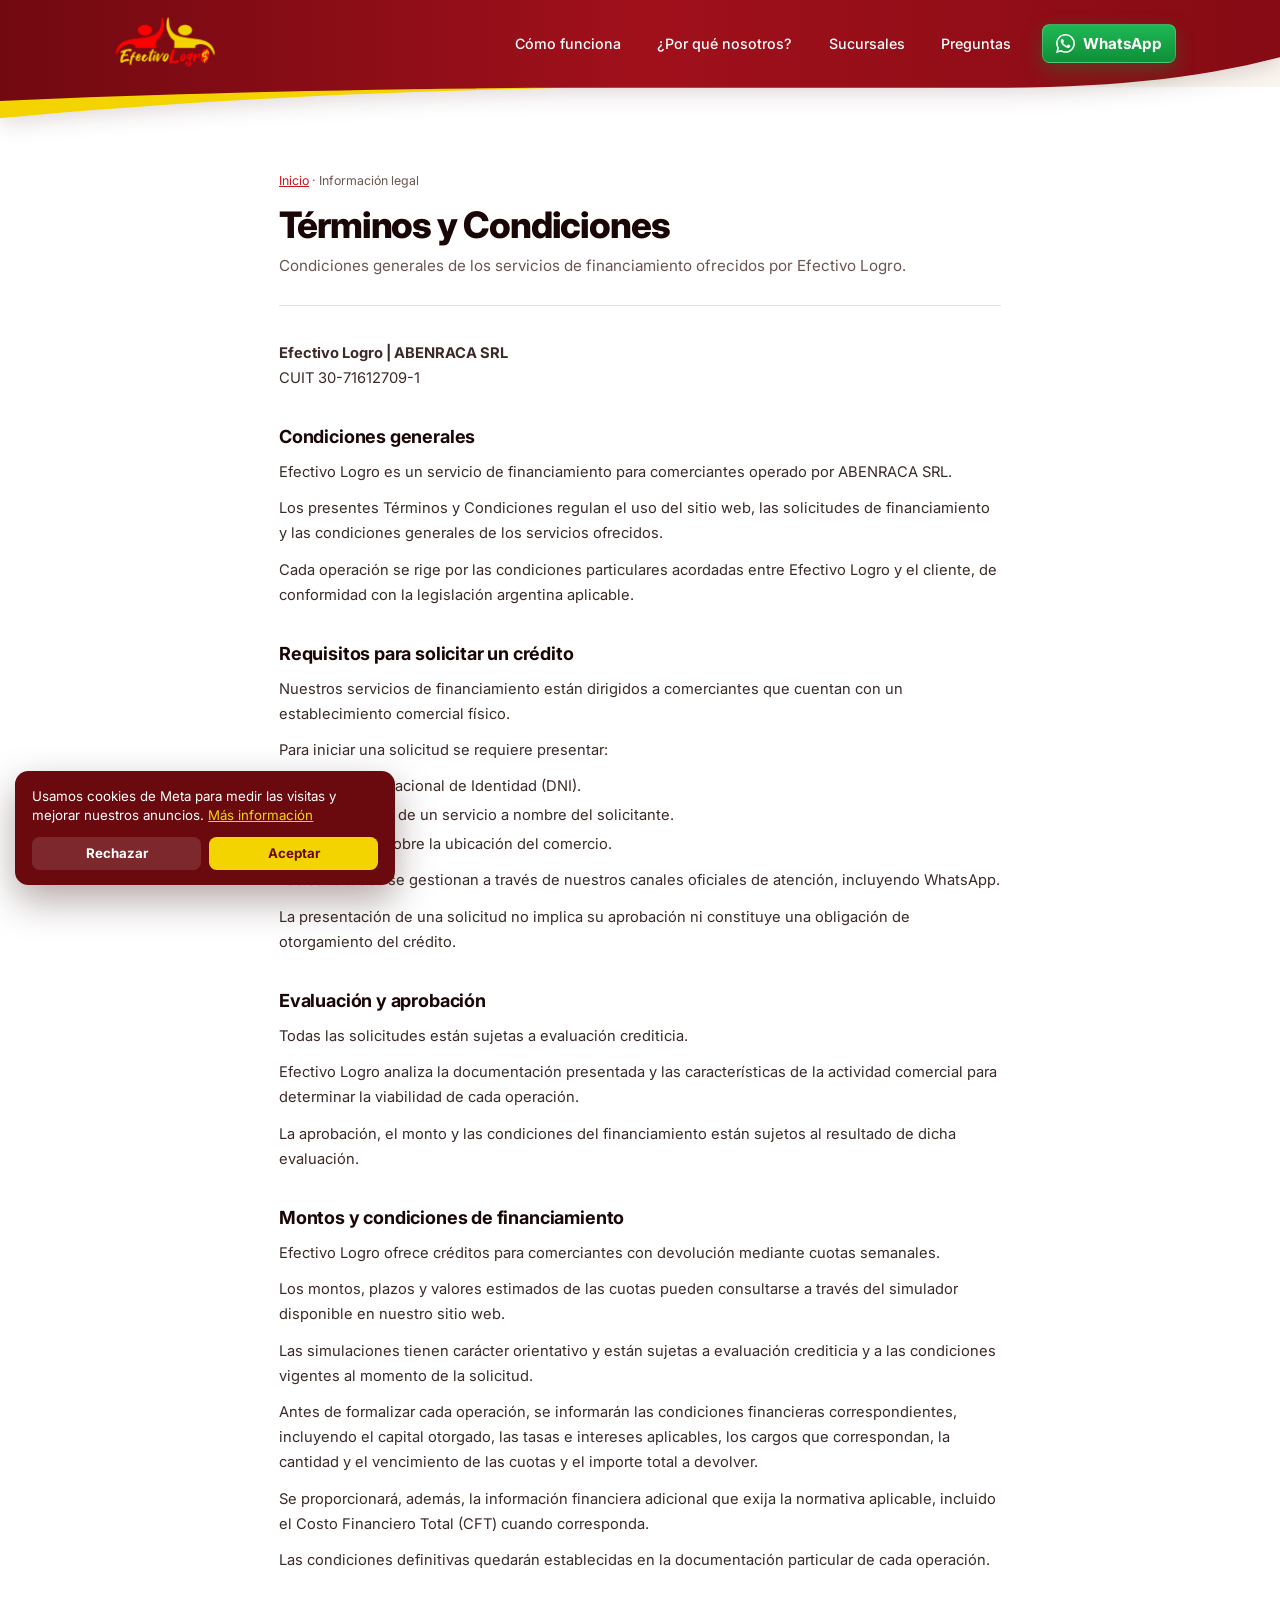
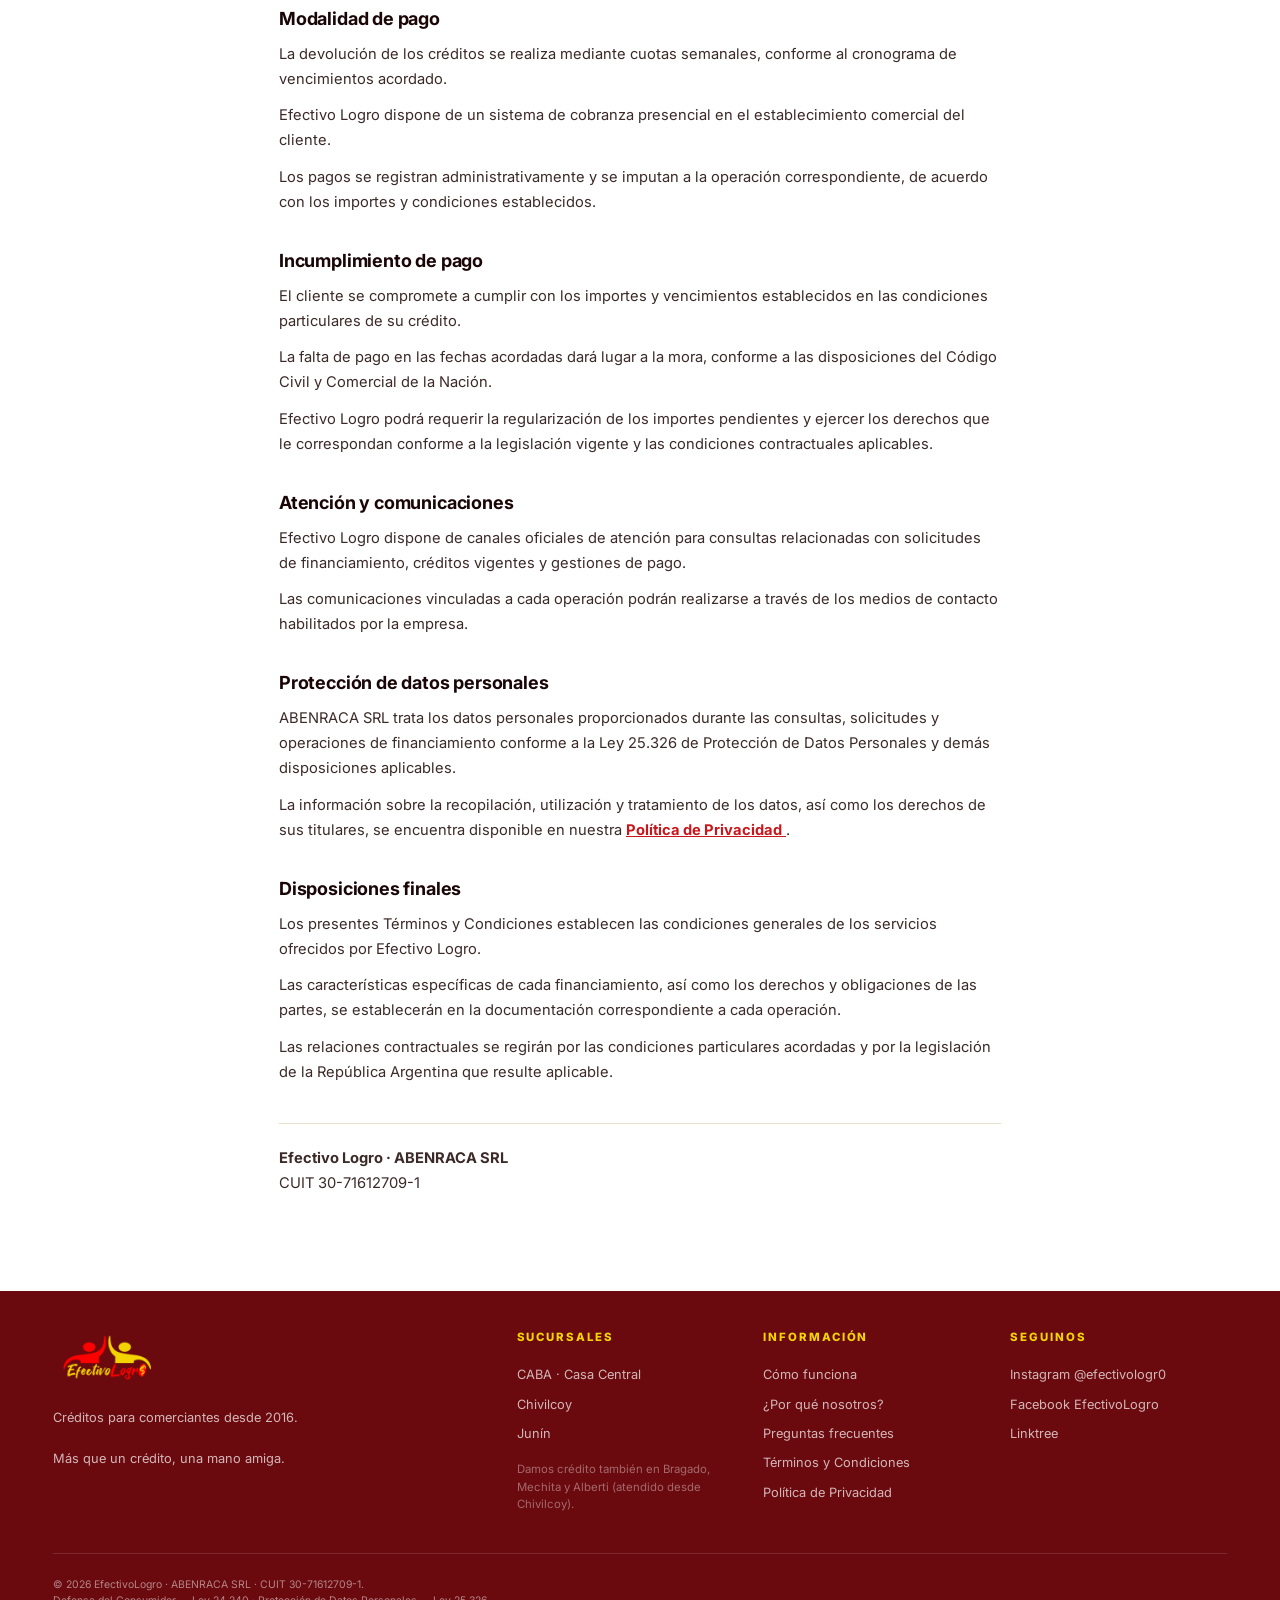
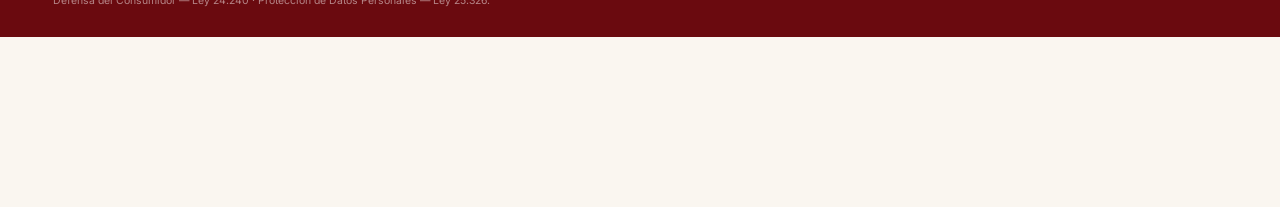
<file: terminos.html>
<!doctype html><html lang="es-AR"><head><meta charset="utf-8"><meta name="viewport" content="width=device-width, initial-scale=1"><meta name="theme-color" content="#6A0A0F"><meta name="description" content="Condiciones generales de los servicios de financiamiento ofrecidos por Efectivo Logro."><link rel="icon" href="assets/favicon.png"><link rel="canonical" href="https://efectivologro.com.ar/terminos.html"><link href="https://fonts.googleapis.com/css2?family=Inter:wght@400;500;600;700;800;900&family=Barlow+Condensed:wght@700;800&family=Anton&display=swap" rel="stylesheet"><title>Términos y Condiciones | EfectivoLogro</title><link rel="stylesheet" href="css/site.css" />
<style>
  .legal { padding: calc(56px + 32px) var(--pad-x) 88px; background: #fff; }
  .legal-inner { max-width: 760px; margin: 0 auto; }
  .legal .breadcrumb { margin-bottom: 16px; color: var(--gris-mid); font-size: 13px; }
  .legal .breadcrumb a { color: var(--bordo); }
  .legal h1 { margin-bottom: 8px; color: var(--negro); font-family: var(--font-body); font-size: clamp(30px, 3vw, 40px); font-weight: 800; letter-spacing: -0.03em; line-height: 1.1; }
  .legal .legal-sub { margin-bottom: 36px; padding-bottom: 28px; border-bottom: 1px solid var(--gris-borde); color: var(--gris-mid); font-size: 16px; }
  .legal h2 { margin: 36px 0 12px; color: var(--negro); font-family: var(--font-body); font-size: 19px; font-weight: 700; letter-spacing: -0.01em; line-height: 1.3; }
  .legal p, .legal li { color: #3b2a28; font-size: 15.5px; line-height: 1.7; }
  .legal p { margin-bottom: 12px; }
  .legal ul { margin: 0 0 12px 20px; }
  .legal li { margin-bottom: 4px; }
  .legal a { color: var(--bordo); text-decoration: underline; }
  .legal section { padding: 0; }
  .legal .legal-note { margin-top: 40px; padding-top: 24px; border-top: 1px solid var(--gris-borde); }
</style>
<script src="js/meta-pixel.js" defer></script>
</head>
<body>

<!-- NAV -->
<nav class="nav">
  <div class="nav-inner">
    <a class="logo" href="index.html" aria-label="EfectivoLogro · ir al inicio">
      <img class="logo-img" src="assets/logo-nav.png" alt="EfectivoLogro" />
    </a>
    <div class="nav-links">
      <a href="index.html#como">Cómo funciona</a>
      <a href="index.html#elegirnos">¿Por qué nosotros?</a>
      <a href="index.html#sucursales">Sucursales</a>
      <a href="faq.html">Preguntas</a>
      
      
    </div>
    <a class="pill wa nav-cta" href="https://linktr.ee/efectivologro?utm_source=ig&amp;utm_medium=social&amp;utm_content=link_in_bio&amp;fbclid=PAb21jcAUC1k5wZG9mAmV4dG4DYWVtAjExAHNydGMGYXBwX2lkDzU2NzA2NzM0MzM1MjQyNwABp5Mwjs6rribkIdzyK8Gyx5443RNym5UbyIA3olXbQSKLlcW_dZ90TxjIFi9K_aem_oh4ifahRXwFaY7T1pN8YJQ" target="_blank" rel="noopener"><svg class="wa-icon" viewBox="0 0 24 24" aria-hidden="true"><path fill="currentColor" d="M17.472 14.382c-.297-.149-1.758-.867-2.03-.967-.273-.099-.471-.148-.67.15-.197.297-.767.966-.94 1.164-.173.199-.347.223-.644.074-.297-.149-1.255-.462-2.39-1.475-.883-.788-1.48-1.761-1.653-2.059-.173-.297-.018-.458.13-.606.134-.133.298-.347.446-.521.149-.173.198-.297.298-.496.099-.198.05-.372-.025-.521-.075-.149-.669-1.612-.916-2.207-.242-.579-.487-.5-.669-.51-.173-.008-.371-.01-.57-.01-.198 0-.52.074-.792.372-.272.297-1.04 1.016-1.04 2.479s1.065 2.875 1.213 3.074c.149.198 2.095 3.2 5.076 4.487.709.306 1.262.489 1.693.625.712.227 1.36.195 1.871.118.571-.085 1.758-.719 2.006-1.413.248-.694.248-1.29.173-1.414-.074-.123-.272-.198-.57-.347m-5.421 7.403h-.004a9.87 9.87 0 0 1-5.031-1.378l-.361-.214-3.741.981.998-3.648-.235-.374a9.86 9.86 0 0 1-1.51-5.26c.001-5.45 4.436-9.884 9.888-9.884 2.64 0 5.122 1.029 6.988 2.896a9.821 9.821 0 0 1 2.9 6.988c-.002 5.45-4.437 9.884-9.892 9.884M20.464 3.488A11.815 11.815 0 0 0 12.05 0C5.495 0 .16 5.335.157 11.892c0 2.096.547 4.14 1.588 5.945L.057 24l6.305-1.654a11.882 11.882 0 0 0 5.683 1.447h.005c6.554 0 11.89-5.335 11.893-11.893a11.821 11.821 0 0 0-3.48-8.413Z"/></svg>WhatsApp</a>
    <button class="hamburger" aria-label="Abrir menú" onclick="document.getElementById('drawer').classList.add('open')">☰</button>
  </div>
</nav>

<!-- DRAWER (mobile) -->
<aside class="drawer" id="drawer">
  <div class="drawer-head">
    <a class="logo" href="index.html" onclick="document.getElementById('drawer').classList.remove('open')">
      <img class="logo-img" src="assets/logo-nav.png" alt="EfectivoLogro" />
    </a>
    <button class="drawer-close" aria-label="Cerrar menú" onclick="document.getElementById('drawer').classList.remove('open')">×</button>
  </div>
  <a href="index.html#como" onclick="document.getElementById('drawer').classList.remove('open')">Cómo funciona</a>
  <a href="index.html#elegirnos" onclick="document.getElementById('drawer').classList.remove('open')">¿Por qué nosotros?</a>
  <a href="index.html#sucursales" onclick="document.getElementById('drawer').classList.remove('open')">Sucursales</a>
  <a href="faq.html" onclick="document.getElementById('drawer').classList.remove('open')">Preguntas</a>
  <a class="pill wa" href="https://linktr.ee/efectivologro?utm_source=ig&amp;utm_medium=social&amp;utm_content=link_in_bio&amp;fbclid=PAb21jcAUC1k5wZG9mAmV4dG4DYWVtAjExAHNydGMGYXBwX2lkDzU2NzA2NzM0MzM1MjQyNwABp5Mwjs6rribkIdzyK8Gyx5443RNym5UbyIA3olXbQSKLlcW_dZ90TxjIFi9K_aem_oh4ifahRXwFaY7T1pN8YJQ" target="_blank" rel="noopener" onclick="document.getElementById('drawer').classList.remove('open')"><svg class="wa-icon" viewBox="0 0 24 24" aria-hidden="true"><path fill="currentColor" d="M17.472 14.382c-.297-.149-1.758-.867-2.03-.967-.273-.099-.471-.148-.67.15-.197.297-.767.966-.94 1.164-.173.199-.347.223-.644.074-.297-.149-1.255-.462-2.39-1.475-.883-.788-1.48-1.761-1.653-2.059-.173-.297-.018-.458.13-.606.134-.133.298-.347.446-.521.149-.173.198-.297.298-.496.099-.198.05-.372-.025-.521-.075-.149-.669-1.612-.916-2.207-.242-.579-.487-.5-.669-.51-.173-.008-.371-.01-.57-.01-.198 0-.52.074-.792.372-.272.297-1.04 1.016-1.04 2.479s1.065 2.875 1.213 3.074c.149.198 2.095 3.2 5.076 4.487.709.306 1.262.489 1.693.625.712.227 1.36.195 1.871.118.571-.085 1.758-.719 2.006-1.413.248-.694.248-1.29.173-1.414-.074-.123-.272-.198-.57-.347m-5.421 7.403h-.004a9.87 9.87 0 0 1-5.031-1.378l-.361-.214-3.741.981.998-3.648-.235-.374a9.86 9.86 0 0 1-1.51-5.26c.001-5.45 4.436-9.884 9.888-9.884 2.64 0 5.122 1.029 6.988 2.896a9.821 9.821 0 0 1 2.9 6.988c-.002 5.45-4.437 9.884-9.892 9.884M20.464 3.488A11.815 11.815 0 0 0 12.05 0C5.495 0 .16 5.335.157 11.892c0 2.096.547 4.14 1.588 5.945L.057 24l6.305-1.654a11.882 11.882 0 0 0 5.683 1.447h.005c6.554 0 11.89-5.335 11.893-11.893a11.821 11.821 0 0 0-3.48-8.413Z"/></svg>Pedí tu crédito</a>
</aside>

<main class="legal">
  <div class="legal-inner">
    <div class="breadcrumb"><a href="index.html">Inicio</a> · Información legal</div>
    <h1>Términos y Condiciones</h1>
    <p class="legal-sub">Condiciones generales de los servicios de financiamiento ofrecidos por Efectivo Logro.</p>
    <p>
    <strong>Efectivo Logro | ABENRACA SRL</strong>
    <br>CUIT 30-71612709-1</p>
    <section>
    <h2>Condiciones generales</h2>
    <p>Efectivo Logro es un servicio de financiamiento para comerciantes operado por ABENRACA SRL.</p>
    <p>Los presentes Términos y Condiciones regulan el uso del sitio web, las solicitudes de financiamiento y las condiciones generales de los servicios ofrecidos.</p>
    <p>Cada operación se rige por las condiciones particulares acordadas entre Efectivo Logro y el cliente, de conformidad con la legislación argentina aplicable.</p>
    </section>
    <section>
    <h2>Requisitos para solicitar un crédito</h2>
    <p>Nuestros servicios de financiamiento están dirigidos a comerciantes que cuentan con un establecimiento comercial físico.</p>
    <p>Para iniciar una solicitud se requiere presentar:</p>
    <ul>
    <li>Documento Nacional de Identidad (DNI).</li>
    <li>Comprobante de un servicio a nombre del solicitante.</li>
    <li>Información sobre la ubicación del comercio.</li>
    </ul>
    <p>Las solicitudes se gestionan a través de nuestros canales oficiales de atención, incluyendo WhatsApp.</p>
    <p>La presentación de una solicitud no implica su aprobación ni constituye una obligación de otorgamiento del crédito.</p>
    </section>
    <section>
    <h2>Evaluación y aprobación</h2>
    <p>Todas las solicitudes están sujetas a evaluación crediticia.</p>
    <p>Efectivo Logro analiza la documentación presentada y las características de la actividad comercial para determinar la viabilidad de cada operación.</p>
    <p>La aprobación, el monto y las condiciones del financiamiento están sujetos al resultado de dicha evaluación.</p>
    </section>
    <section>
    <h2>Montos y condiciones de financiamiento</h2>
    <p>Efectivo Logro ofrece créditos para comerciantes con devolución mediante cuotas semanales.</p>
    <p>Los montos, plazos y valores estimados de las cuotas pueden consultarse a través del simulador disponible en nuestro sitio web.</p>
    <p>Las simulaciones tienen carácter orientativo y están sujetas a evaluación crediticia y a las condiciones vigentes al momento de la solicitud.</p>
    <p>Antes de formalizar cada operación, se informarán las condiciones financieras correspondientes, incluyendo el capital otorgado, las tasas e intereses aplicables, los cargos que correspondan, la cantidad y el vencimiento de las cuotas y el importe total a devolver.</p>
    <p>Se proporcionará, además, la información financiera adicional que exija la normativa aplicable, incluido el Costo Financiero Total (CFT) cuando corresponda.</p>
    <p>Las condiciones definitivas quedarán establecidas en la documentación particular de cada operación.</p>
    </section>
    <section>
    <h2>Modalidad de pago</h2>
    <p>La devolución de los créditos se realiza mediante cuotas semanales, conforme al cronograma de vencimientos acordado.</p>
    <p>Efectivo Logro dispone de un sistema de cobranza presencial en el establecimiento comercial del cliente.</p>
    <p>Los pagos se registran administrativamente y se imputan a la operación correspondiente, de acuerdo con los importes y condiciones establecidos.</p>
    </section>
    <section>
    <h2>Incumplimiento de pago</h2>
    <p>El cliente se compromete a cumplir con los importes y vencimientos establecidos en las condiciones particulares de su crédito.</p>
    <p>La falta de pago en las fechas acordadas dará lugar a la mora, conforme a las disposiciones del Código Civil y Comercial de la Nación.</p>
    <p>Efectivo Logro podrá requerir la regularización de los importes pendientes y ejercer los derechos que le correspondan conforme a la legislación vigente y las condiciones contractuales aplicables.</p>
    </section>
    <section>
    <h2>Atención y comunicaciones</h2>
    <p>Efectivo Logro dispone de canales oficiales de atención para consultas relacionadas con solicitudes de financiamiento, créditos vigentes y gestiones de pago.</p>
    <p>Las comunicaciones vinculadas a cada operación podrán realizarse a través de los medios de contacto habilitados por la empresa.</p>
    </section>
    <section>
    <h2>Protección de datos personales</h2>
    <p>ABENRACA SRL trata los datos personales proporcionados durante las consultas, solicitudes y operaciones de financiamiento conforme a la Ley 25.326 de Protección de Datos Personales y demás disposiciones aplicables.</p>
    <p>La información sobre la recopilación, utilización y tratamiento de los datos, así como los derechos de sus titulares, se encuentra disponible en nuestra <a href="privacidad.html" target="_blank" rel="noopener">
    <strong>Política de Privacidad</strong>
    </a>.</p>
    </section>
    <section>
    <h2>Disposiciones finales</h2>
    <p>Los presentes Términos y Condiciones establecen las condiciones generales de los servicios ofrecidos por Efectivo Logro.</p>
    <p>Las características específicas de cada financiamiento, así como los derechos y obligaciones de las partes, se establecerán en la documentación correspondiente a cada operación.</p>
    <p>Las relaciones contractuales se regirán por las condiciones particulares acordadas y por la legislación de la República Argentina que resulte aplicable.</p>
    </section>
    <div class="legal-note">
    <p>
    <strong>Efectivo Logro · ABENRACA SRL</strong>
    <br>CUIT 30-71612709-1</p>
    </div>
  </div>
</main>

<!-- FOOTER -->
<footer>
  <div class="footer-grid">
    <div class="footer-col">
      <img class="footer-logo" src="assets/logo-nav.png" alt="EfectivoLogro" loading="lazy" />
      <div>Créditos para comerciantes desde 2016.</div>
      <div style="margin-top:12px;">Más que un crédito, una mano amiga.</div>
    </div>
    <div class="footer-col">
      <strong>Sucursales</strong>
      <div>CABA · Casa Central</div>
      <div>Chivilcoy</div>
      <div>Junín</div>
      <div style="opacity:0.55;margin-top:8px;font-size:12px;">Damos crédito también en Bragado, Mechita y Alberti (atendido desde Chivilcoy).</div>
    </div>
    <div class="footer-col">
      <strong>Información</strong>
      <a href="index.html#como">Cómo funciona</a>
      <a href="index.html#elegirnos">¿Por qué nosotros?</a>
      <a href="faq.html">Preguntas frecuentes</a>
      <a href="terminos.html" target="_blank" rel="noopener">Términos y Condiciones</a>
      <a href="privacidad.html" target="_blank" rel="noopener">Política de Privacidad</a>
    </div>
    <div class="footer-col">
      <strong>Seguinos</strong>
      <a href="https://www.instagram.com/efectivologr0/" target="_blank" rel="noopener">Instagram @efectivologr0</a>
      <a href="https://www.facebook.com/EfectivoLogro" target="_blank" rel="noopener">Facebook EfectivoLogro</a>
      <a href="https://linktr.ee/efectivologro" target="_blank" rel="noopener">Linktree</a>
    </div>
  </div>
  <div class="footer-legal">
    © 2026 EfectivoLogro · ABENRACA SRL · CUIT 30-71612709-1.<br/>
    Defensa del Consumidor — Ley 24.240 · Protección de Datos Personales — Ley 25.326.
  </div>
</footer>

<script>
  document.addEventListener('keydown', (e) => {
    if (e.key === 'Escape') document.getElementById('drawer').classList.remove('open');
  });
</script>
</body>
</html>
</file>
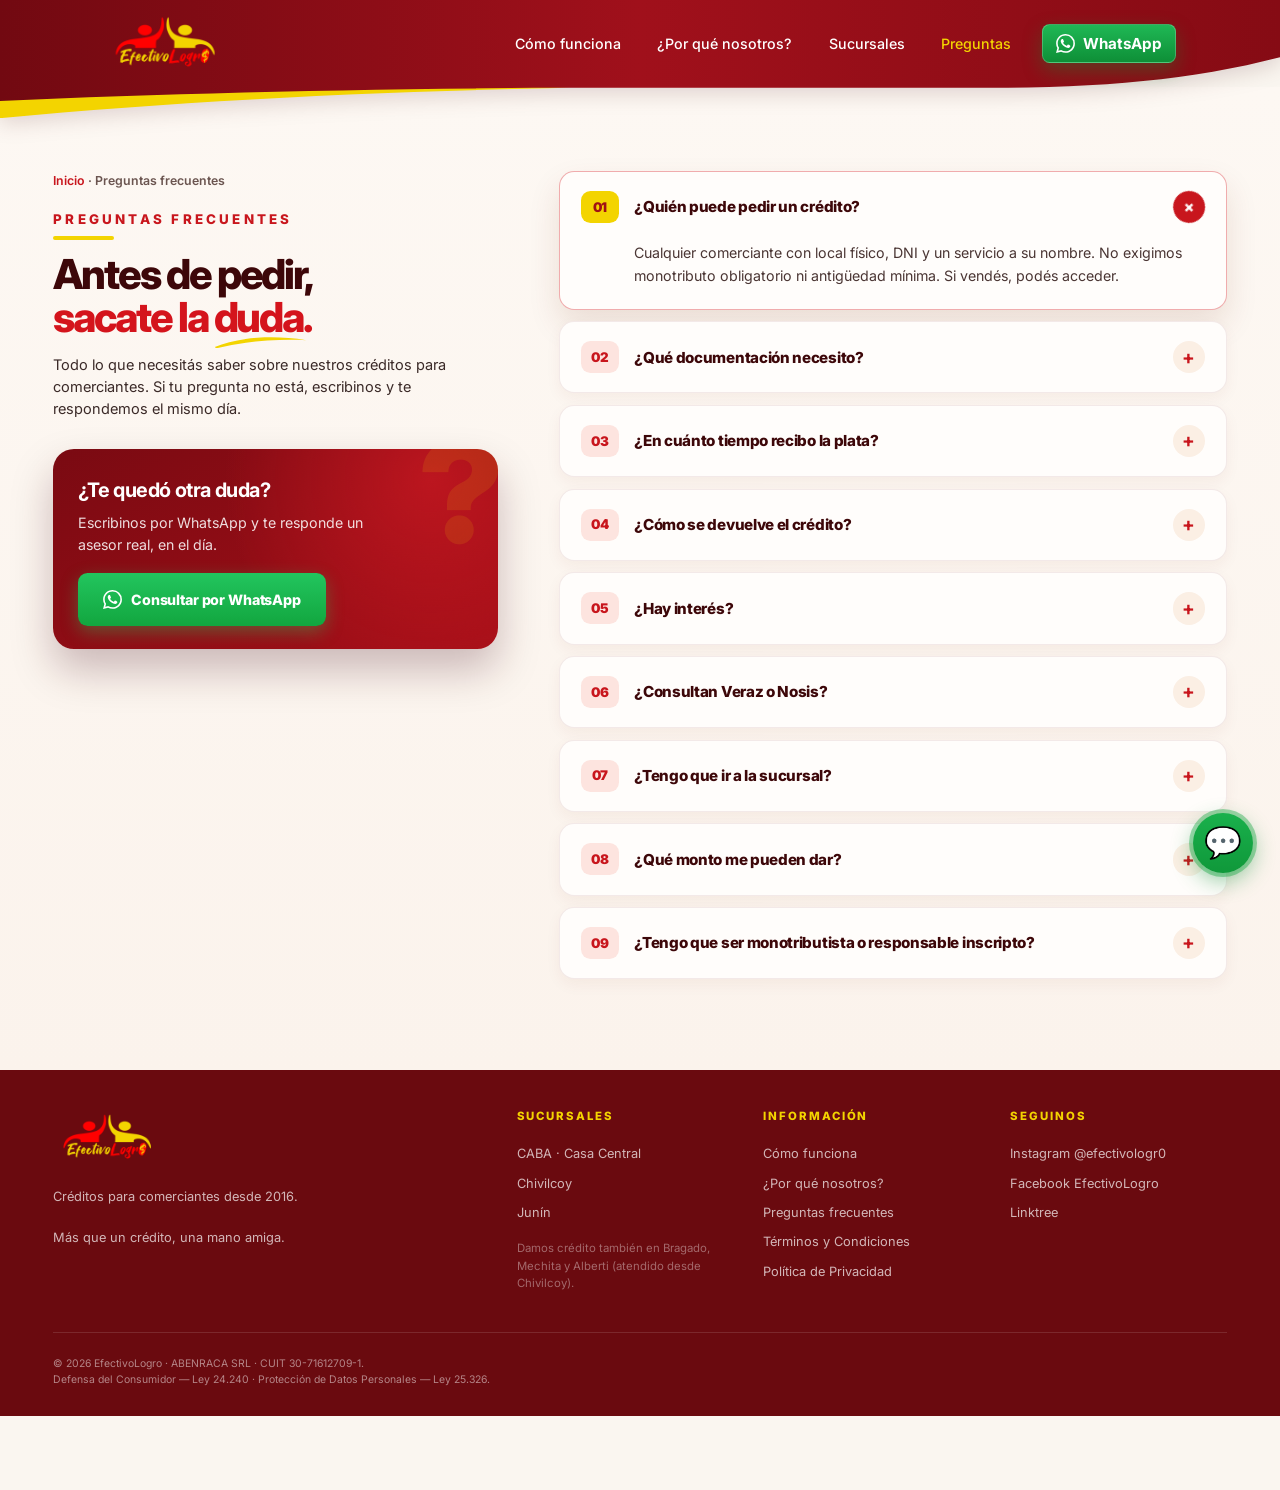
<file: public_html/faq.html>
<!DOCTYPE html>
<html lang="es-AR">
<head>
<meta charset="UTF-8" />
<meta name="viewport" content="width=device-width, initial-scale=1.0, viewport-fit=cover" />
<meta name="theme-color" content="#6A0A0F" />
<meta name="description" content="Preguntas frecuentes sobre los créditos para comerciantes de EfectivoLogro. Requisitos, plazos, cómo pedir, cómo devolver." />
<link rel="icon" type="image/png" href="assets/favicon.png" />
<link rel="canonical" href="https://efectivologro.com.ar/faq.html" />
<title>Preguntas frecuentes · EfectivoLogro</title>
<link href="https://fonts.googleapis.com/css2?family=Inter:wght@400;500;600;700;800;900&family=Barlow+Condensed:wght@700;800&family=Anton&display=swap" rel="stylesheet">
<script type="application/ld+json">
{
  "@context": "https://schema.org",
  "@type": "FAQPage",
  "mainEntity": [
    {"@type":"Question","name":"¿Quién puede pedir un crédito?","acceptedAnswer":{"@type":"Answer","text":"Cualquier comerciante con local físico, DNI y un servicio a su nombre. No exigimos monotributo obligatorio ni antigüedad mínima."}},
    {"@type":"Question","name":"¿Qué documentación necesito?","acceptedAnswer":{"@type":"Answer","text":"DNI, un servicio público a tu nombre y la dirección de tu local físico. Se envía todo por WhatsApp."}},
    {"@type":"Question","name":"¿En cuánto tiempo recibo la plata?","acceptedAnswer":{"@type":"Answer","text":"En menos de 24 horas hábiles desde que enviás la documentación."}},
    {"@type":"Question","name":"¿Cómo se devuelve el crédito?","acceptedAnswer":{"@type":"Answer","text":"En cuotas semanales fijas y planificables. El cobrador va hasta tu local."}},
    {"@type":"Question","name":"¿Consultan Veraz o Nosis?","acceptedAnswer":{"@type":"Answer","text":"Nuestra evaluación es propia. No te rechazamos por una marca en Veraz si tu comercio funciona."}}
  ]
}
</script>
<link rel="stylesheet" href="css/site.css" />
<style>
  .faq-page { padding: calc(56px + 32px) 0 96px; }
  .faq-page .breadcrumb { margin-bottom: 18px; color: var(--gris-mid); font-size: 13px; font-weight: 600; }
  .faq-page .breadcrumb a { color: var(--bordo); }
  .faq-page .breadcrumb a:hover { text-decoration: underline; }
  .faq-page h1 {
    margin-bottom: 16px;
    color: #3d0709;
    font-family: var(--font-body);
    font-size: clamp(34px, 3.4vw, 52px);
    font-weight: 800;
    letter-spacing: -0.05em;
    line-height: 1.05;
  }
  .faq-page h1 .y { color: #d4141c; }
</style>
</head>
<body>

<!-- NAV -->
<nav class="nav">
  <div class="nav-inner">
    <a class="logo" href="index.html" aria-label="EfectivoLogro · ir al inicio">
      <img class="logo-img" src="assets/logo-nav.png" alt="EfectivoLogro" />
    </a>
    <div class="nav-links">
      <a href="index.html#como">Cómo funciona</a>
      <a href="index.html#elegirnos">¿Por qué nosotros?</a>
      <a href="index.html#sucursales">Sucursales</a>
      <a href="faq.html" aria-current="page">Preguntas</a>
      
      
    </div>
    <a class="pill wa nav-cta" href="https://linktr.ee/efectivologro?utm_source=ig&amp;utm_medium=social&amp;utm_content=link_in_bio&amp;fbclid=PAb21jcAUC1k5wZG9mAmV4dG4DYWVtAjExAHNydGMGYXBwX2lkDzU2NzA2NzM0MzM1MjQyNwABp5Mwjs6rribkIdzyK8Gyx5443RNym5UbyIA3olXbQSKLlcW_dZ90TxjIFi9K_aem_oh4ifahRXwFaY7T1pN8YJQ" target="_blank" rel="noopener"><svg class="wa-icon" viewBox="0 0 24 24" aria-hidden="true"><path fill="currentColor" d="M17.472 14.382c-.297-.149-1.758-.867-2.03-.967-.273-.099-.471-.148-.67.15-.197.297-.767.966-.94 1.164-.173.199-.347.223-.644.074-.297-.149-1.255-.462-2.39-1.475-.883-.788-1.48-1.761-1.653-2.059-.173-.297-.018-.458.13-.606.134-.133.298-.347.446-.521.149-.173.198-.297.298-.496.099-.198.05-.372-.025-.521-.075-.149-.669-1.612-.916-2.207-.242-.579-.487-.5-.669-.51-.173-.008-.371-.01-.57-.01-.198 0-.52.074-.792.372-.272.297-1.04 1.016-1.04 2.479s1.065 2.875 1.213 3.074c.149.198 2.095 3.2 5.076 4.487.709.306 1.262.489 1.693.625.712.227 1.36.195 1.871.118.571-.085 1.758-.719 2.006-1.413.248-.694.248-1.29.173-1.414-.074-.123-.272-.198-.57-.347m-5.421 7.403h-.004a9.87 9.87 0 0 1-5.031-1.378l-.361-.214-3.741.981.998-3.648-.235-.374a9.86 9.86 0 0 1-1.51-5.26c.001-5.45 4.436-9.884 9.888-9.884 2.64 0 5.122 1.029 6.988 2.896a9.821 9.821 0 0 1 2.9 6.988c-.002 5.45-4.437 9.884-9.892 9.884M20.464 3.488A11.815 11.815 0 0 0 12.05 0C5.495 0 .16 5.335.157 11.892c0 2.096.547 4.14 1.588 5.945L.057 24l6.305-1.654a11.882 11.882 0 0 0 5.683 1.447h.005c6.554 0 11.89-5.335 11.893-11.893a11.821 11.821 0 0 0-3.48-8.413Z"/></svg>WhatsApp</a>
    <button class="hamburger" aria-label="Abrir menú" onclick="document.getElementById('drawer').classList.add('open')">☰</button>
  </div>
</nav>

<!-- DRAWER (mobile) -->
<aside class="drawer" id="drawer">
  <div class="drawer-head">
    <a class="logo" href="index.html" onclick="document.getElementById('drawer').classList.remove('open')">
      <img class="logo-img" src="assets/logo-nav.png" alt="EfectivoLogro" />
    </a>
    <button class="drawer-close" aria-label="Cerrar menú" onclick="document.getElementById('drawer').classList.remove('open')">×</button>
  </div>
  <a href="index.html#como" onclick="document.getElementById('drawer').classList.remove('open')">Cómo funciona</a>
  <a href="index.html#elegirnos" onclick="document.getElementById('drawer').classList.remove('open')">¿Por qué nosotros?</a>
  <a href="index.html#sucursales" onclick="document.getElementById('drawer').classList.remove('open')">Sucursales</a>
  <a href="faq.html" onclick="document.getElementById('drawer').classList.remove('open')">Preguntas</a>
  <a class="pill wa" href="https://linktr.ee/efectivologro?utm_source=ig&amp;utm_medium=social&amp;utm_content=link_in_bio&amp;fbclid=PAb21jcAUC1k5wZG9mAmV4dG4DYWVtAjExAHNydGMGYXBwX2lkDzU2NzA2NzM0MzM1MjQyNwABp5Mwjs6rribkIdzyK8Gyx5443RNym5UbyIA3olXbQSKLlcW_dZ90TxjIFi9K_aem_oh4ifahRXwFaY7T1pN8YJQ" target="_blank" rel="noopener" onclick="document.getElementById('drawer').classList.remove('open')"><svg class="wa-icon" viewBox="0 0 24 24" aria-hidden="true"><path fill="currentColor" d="M17.472 14.382c-.297-.149-1.758-.867-2.03-.967-.273-.099-.471-.148-.67.15-.197.297-.767.966-.94 1.164-.173.199-.347.223-.644.074-.297-.149-1.255-.462-2.39-1.475-.883-.788-1.48-1.761-1.653-2.059-.173-.297-.018-.458.13-.606.134-.133.298-.347.446-.521.149-.173.198-.297.298-.496.099-.198.05-.372-.025-.521-.075-.149-.669-1.612-.916-2.207-.242-.579-.487-.5-.669-.51-.173-.008-.371-.01-.57-.01-.198 0-.52.074-.792.372-.272.297-1.04 1.016-1.04 2.479s1.065 2.875 1.213 3.074c.149.198 2.095 3.2 5.076 4.487.709.306 1.262.489 1.693.625.712.227 1.36.195 1.871.118.571-.085 1.758-.719 2.006-1.413.248-.694.248-1.29.173-1.414-.074-.123-.272-.198-.57-.347m-5.421 7.403h-.004a9.87 9.87 0 0 1-5.031-1.378l-.361-.214-3.741.981.998-3.648-.235-.374a9.86 9.86 0 0 1-1.51-5.26c.001-5.45 4.436-9.884 9.888-9.884 2.64 0 5.122 1.029 6.988 2.896a9.821 9.821 0 0 1 2.9 6.988c-.002 5.45-4.437 9.884-9.892 9.884M20.464 3.488A11.815 11.815 0 0 0 12.05 0C5.495 0 .16 5.335.157 11.892c0 2.096.547 4.14 1.588 5.945L.057 24l6.305-1.654a11.882 11.882 0 0 0 5.683 1.447h.005c6.554 0 11.89-5.335 11.893-11.893a11.821 11.821 0 0 0-3.48-8.413Z"/></svg>Pedí tu crédito</a>
</aside>

<main class="faq-section faq-page">
  <div class="container">
    <div class="faq-layout">
    <div class="faq-side">
      <div class="breadcrumb"><a href="index.html">Inicio</a> · Preguntas frecuentes</div>
      <div class="eyebrow">Preguntas frecuentes</div>
      <h1>Antes de pedir, <span class="y">sacate la <span class="vs-mark">duda</span>.</span></h1>
      <p class="faq-lead">Todo lo que necesitás saber sobre nuestros créditos para comerciantes. Si tu pregunta no está, escribinos y te respondemos el mismo día.</p>
      <div class="faq-help">
        <span class="faq-help-ico" aria-hidden="true">?</span>
        <strong>¿Te quedó otra duda?</strong>
        <p>Escribinos por WhatsApp y te responde un asesor real, en el día.</p>
        <a class="pill wa" href="https://linktr.ee/efectivologro?utm_source=ig&amp;utm_medium=social&amp;utm_content=link_in_bio&amp;fbclid=PAb21jcAUC1k5wZG9mAmV4dG4DYWVtAjExAHNydGMGYXBwX2lkDzU2NzA2NzM0MzM1MjQyNwABp5Mwjs6rribkIdzyK8Gyx5443RNym5UbyIA3olXbQSKLlcW_dZ90TxjIFi9K_aem_oh4ifahRXwFaY7T1pN8YJQ" target="_blank" rel="noopener"><svg class="wa-icon" viewBox="0 0 24 24" aria-hidden="true"><path fill="currentColor" d="M17.472 14.382c-.297-.149-1.758-.867-2.03-.967-.273-.099-.471-.148-.67.15-.197.297-.767.966-.94 1.164-.173.199-.347.223-.644.074-.297-.149-1.255-.462-2.39-1.475-.883-.788-1.48-1.761-1.653-2.059-.173-.297-.018-.458.13-.606.134-.133.298-.347.446-.521.149-.173.198-.297.298-.496.099-.198.05-.372-.025-.521-.075-.149-.669-1.612-.916-2.207-.242-.579-.487-.5-.669-.51-.173-.008-.371-.01-.57-.01-.198 0-.52.074-.792.372-.272.297-1.04 1.016-1.04 2.479s1.065 2.875 1.213 3.074c.149.198 2.095 3.2 5.076 4.487.709.306 1.262.489 1.693.625.712.227 1.36.195 1.871.118.571-.085 1.758-.719 2.006-1.413.248-.694.248-1.29.173-1.414-.074-.123-.272-.198-.57-.347m-5.421 7.403h-.004a9.87 9.87 0 0 1-5.031-1.378l-.361-.214-3.741.981.998-3.648-.235-.374a9.86 9.86 0 0 1-1.51-5.26c.001-5.45 4.436-9.884 9.888-9.884 2.64 0 5.122 1.029 6.988 2.896a9.821 9.821 0 0 1 2.9 6.988c-.002 5.45-4.437 9.884-9.892 9.884M20.464 3.488A11.815 11.815 0 0 0 12.05 0C5.495 0 .16 5.335.157 11.892c0 2.096.547 4.14 1.588 5.945L.057 24l6.305-1.654a11.882 11.882 0 0 0 5.683 1.447h.005c6.554 0 11.89-5.335 11.893-11.893a11.821 11.821 0 0 0-3.48-8.413Z"/></svg>Consultar por WhatsApp</a>
      </div>
    </div>
    <div class="faq">
      <div class="faq-item open">
        <button class="faq-q" aria-expanded="true"><span class="faq-n">01</span><span class="faq-t">¿Quién puede pedir un crédito?</span> <span class="ico" aria-hidden="true">+</span></button>
        <div class="faq-a"><p>Cualquier comerciante con local físico, DNI y un servicio a su nombre. No exigimos monotributo obligatorio ni antigüedad mínima. Si vendés, podés acceder.</p></div>
      </div>
      <div class="faq-item">
        <button class="faq-q" aria-expanded="false"><span class="faq-n">02</span><span class="faq-t">¿Qué documentación necesito?</span> <span class="ico" aria-hidden="true">+</span></button>
        <div class="faq-a"><p>Solo tres cosas:</p><p>• DNI (foto de frente y dorso)<br/>• Un servicio público a tu nombre (luz, gas, agua, ABL)<br/>• La dirección de tu local físico</p><p>Lo enviás todo por WhatsApp, sin imprimir ni firmar nada.</p></div>
      </div>
      <div class="faq-item">
        <button class="faq-q" aria-expanded="false"><span class="faq-n">03</span><span class="faq-t">¿En cuánto tiempo recibo la plata?</span> <span class="ico" aria-hidden="true">+</span></button>
        <div class="faq-a"><p>En menos de 24 horas hábiles desde que mandás la documentación completa. La mayoría de los créditos los aprobamos y entregamos el mismo día.</p></div>
      </div>
      <div class="faq-item">
        <button class="faq-q" aria-expanded="false"><span class="faq-n">04</span><span class="faq-t">¿Cómo se devuelve el crédito?</span> <span class="ico" aria-hidden="true">+</span></button>
        <div class="faq-a"><p>En cuotas semanales fijas y planificables. Y mejor todavía: nosotros vamos a tu local a buscarlas. No tenés que ir a ningún lado.</p></div>
      </div>
      <div class="faq-item">
        <button class="faq-q" aria-expanded="false"><span class="faq-n">05</span><span class="faq-t">¿Hay interés?</span> <span class="ico" aria-hidden="true">+</span></button>
        <div class="faq-a"><p>Sí, como cualquier crédito comercial. Lo importante: te mostramos el costo total y la cuota antes de que firmes, sin letra chica ni sorpresas. Vos decidís con toda la información.</p></div>
      </div>
      <div class="faq-item">
        <button class="faq-q" aria-expanded="false"><span class="faq-n">06</span><span class="faq-t">¿Consultan Veraz o Nosis?</span> <span class="ico" aria-hidden="true">+</span></button>
        <div class="faq-a"><p>Nuestra evaluación es propia. No te rechazamos automáticamente por una marca en Veraz si tu comercio funciona. Hablalo con el asesor.</p></div>
      </div>
      <div class="faq-item">
        <button class="faq-q" aria-expanded="false"><span class="faq-n">07</span><span class="faq-t">¿Tengo que ir a la sucursal?</span> <span class="ico" aria-hidden="true">+</span></button>
        <div class="faq-a"><p>No hace falta. El trámite es 100% online por WhatsApp y el cobrador va hasta tu local. Tenemos 3 sucursales operativas: CABA (Casa Central), Chivilcoy (atiende también Bragado, Mechita y Alberti) y Junín.</p></div>
      </div>
      <div class="faq-item">
        <button class="faq-q" aria-expanded="false"><span class="faq-n">08</span><span class="faq-t">¿Qué monto me pueden dar?</span> <span class="ico" aria-hidden="true">+</span></button>
        <div class="faq-a"><p>Ofrecemos variedad de montos según lo que necesites y la capacidad de pago que tenga tu comercio. Escribinos por WhatsApp y en la charla lo definimos.</p></div>
      </div>
      <div class="faq-item">
        <button class="faq-q" aria-expanded="false"><span class="faq-n">09</span><span class="faq-t">¿Tengo que ser monotributista o responsable inscripto?</span> <span class="ico" aria-hidden="true">+</span></button>
        <div class="faq-a"><p>No es obligatorio. Trabajamos con comerciantes en diferentes situaciones fiscales. Lo importante es tener el comercio y el local.</p></div>
      </div>
    </div>
    </div>
  </div>
</main>

<!-- FOOTER -->
<footer>
  <div class="footer-grid">
    <div class="footer-col">
      <img class="footer-logo" src="assets/logo-nav.png" alt="EfectivoLogro" loading="lazy" />
      <div>Créditos para comerciantes desde 2016.</div>
      <div style="margin-top:12px;">Más que un crédito, una mano amiga.</div>
    </div>
    <div class="footer-col">
      <strong>Sucursales</strong>
      <div>CABA · Casa Central</div>
      <div>Chivilcoy</div>
      <div>Junín</div>
      <div style="opacity:0.55;margin-top:8px;font-size:12px;">Damos crédito también en Bragado, Mechita y Alberti (atendido desde Chivilcoy).</div>
    </div>
    <div class="footer-col">
      <strong>Información</strong>
      <a href="index.html#como">Cómo funciona</a>
      <a href="index.html#elegirnos">¿Por qué nosotros?</a>
      <a href="faq.html">Preguntas frecuentes</a>
      <a href="terminos.html">Términos y Condiciones</a>
      <a href="privacidad.html">Política de Privacidad</a>
    </div>
    <div class="footer-col">
      <strong>Seguinos</strong>
      <a href="https://www.instagram.com/efectivologr0/" target="_blank" rel="noopener">Instagram @efectivologr0</a>
      <a href="https://www.facebook.com/EfectivoLogro" target="_blank" rel="noopener">Facebook EfectivoLogro</a>
      <a href="https://linktr.ee/efectivologro" target="_blank" rel="noopener">Linktree</a>
    </div>
  </div>
  <div class="footer-legal">
    © 2026 EfectivoLogro · ABENRACA SRL · CUIT 30-71612709-1.<br/>
    Defensa del Consumidor — Ley 24.240 · Protección de Datos Personales — Ley 25.326.
  </div>
</footer>

<a class="wa-fab" href="https://linktr.ee/efectivologro?utm_source=ig&amp;utm_medium=social&amp;utm_content=link_in_bio&amp;fbclid=PAb21jcAUC1k5wZG9mAmV4dG4DYWVtAjExAHNydGMGYXBwX2lkDzU2NzA2NzM0MzM1MjQyNwABp5Mwjs6rribkIdzyK8Gyx5443RNym5UbyIA3olXbQSKLlcW_dZ90TxjIFi9K_aem_oh4ifahRXwFaY7T1pN8YJQ" target="_blank" rel="noopener" aria-label="Abrir opciones de contacto de EfectivoLogro">💬</a>

<script>
  document.querySelectorAll('.faq-q').forEach(q => {
    q.addEventListener('click', () => {
      const item = q.closest('.faq-item');
      item.classList.toggle('open');
      q.setAttribute('aria-expanded', String(item.classList.contains('open')));
    });
  });
  document.addEventListener('keydown', (e) => {
    if (e.key === 'Escape') document.getElementById('drawer').classList.remove('open');
  });
</script>
</body>
</html>
</file>
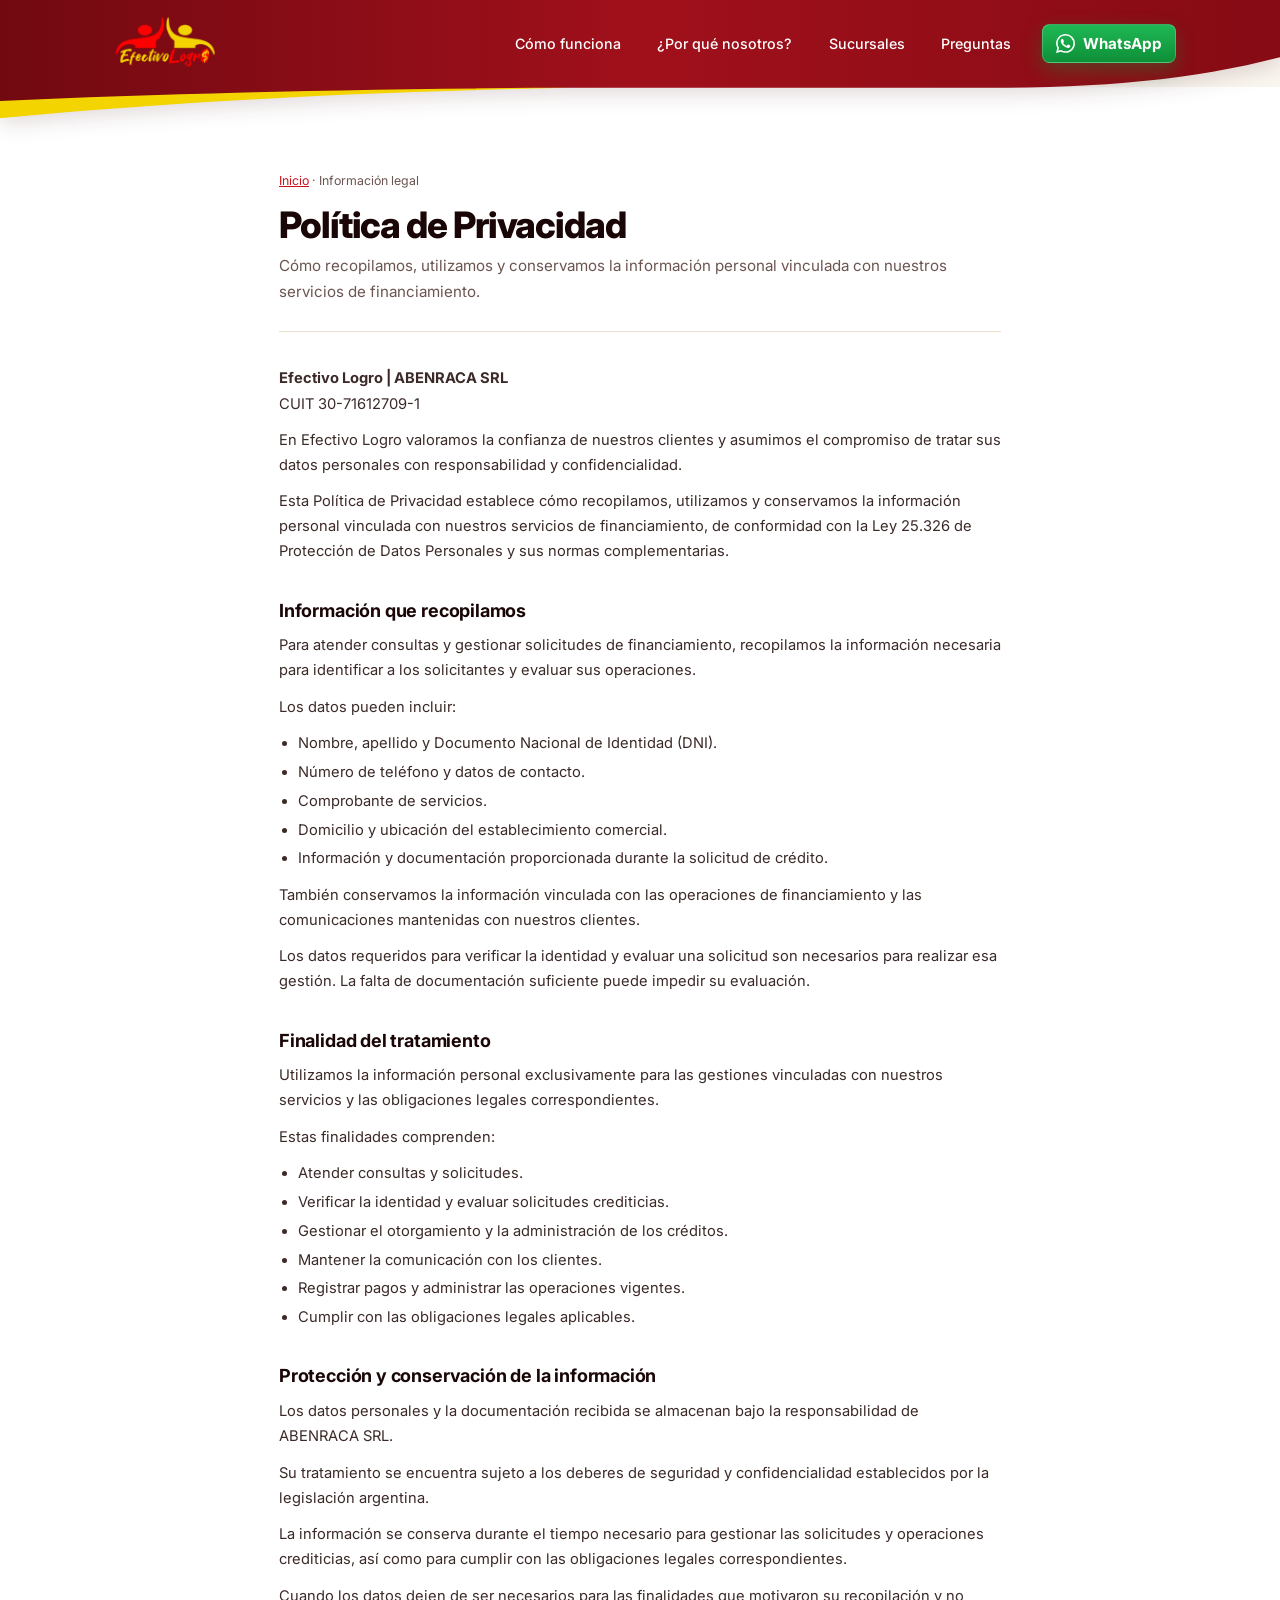
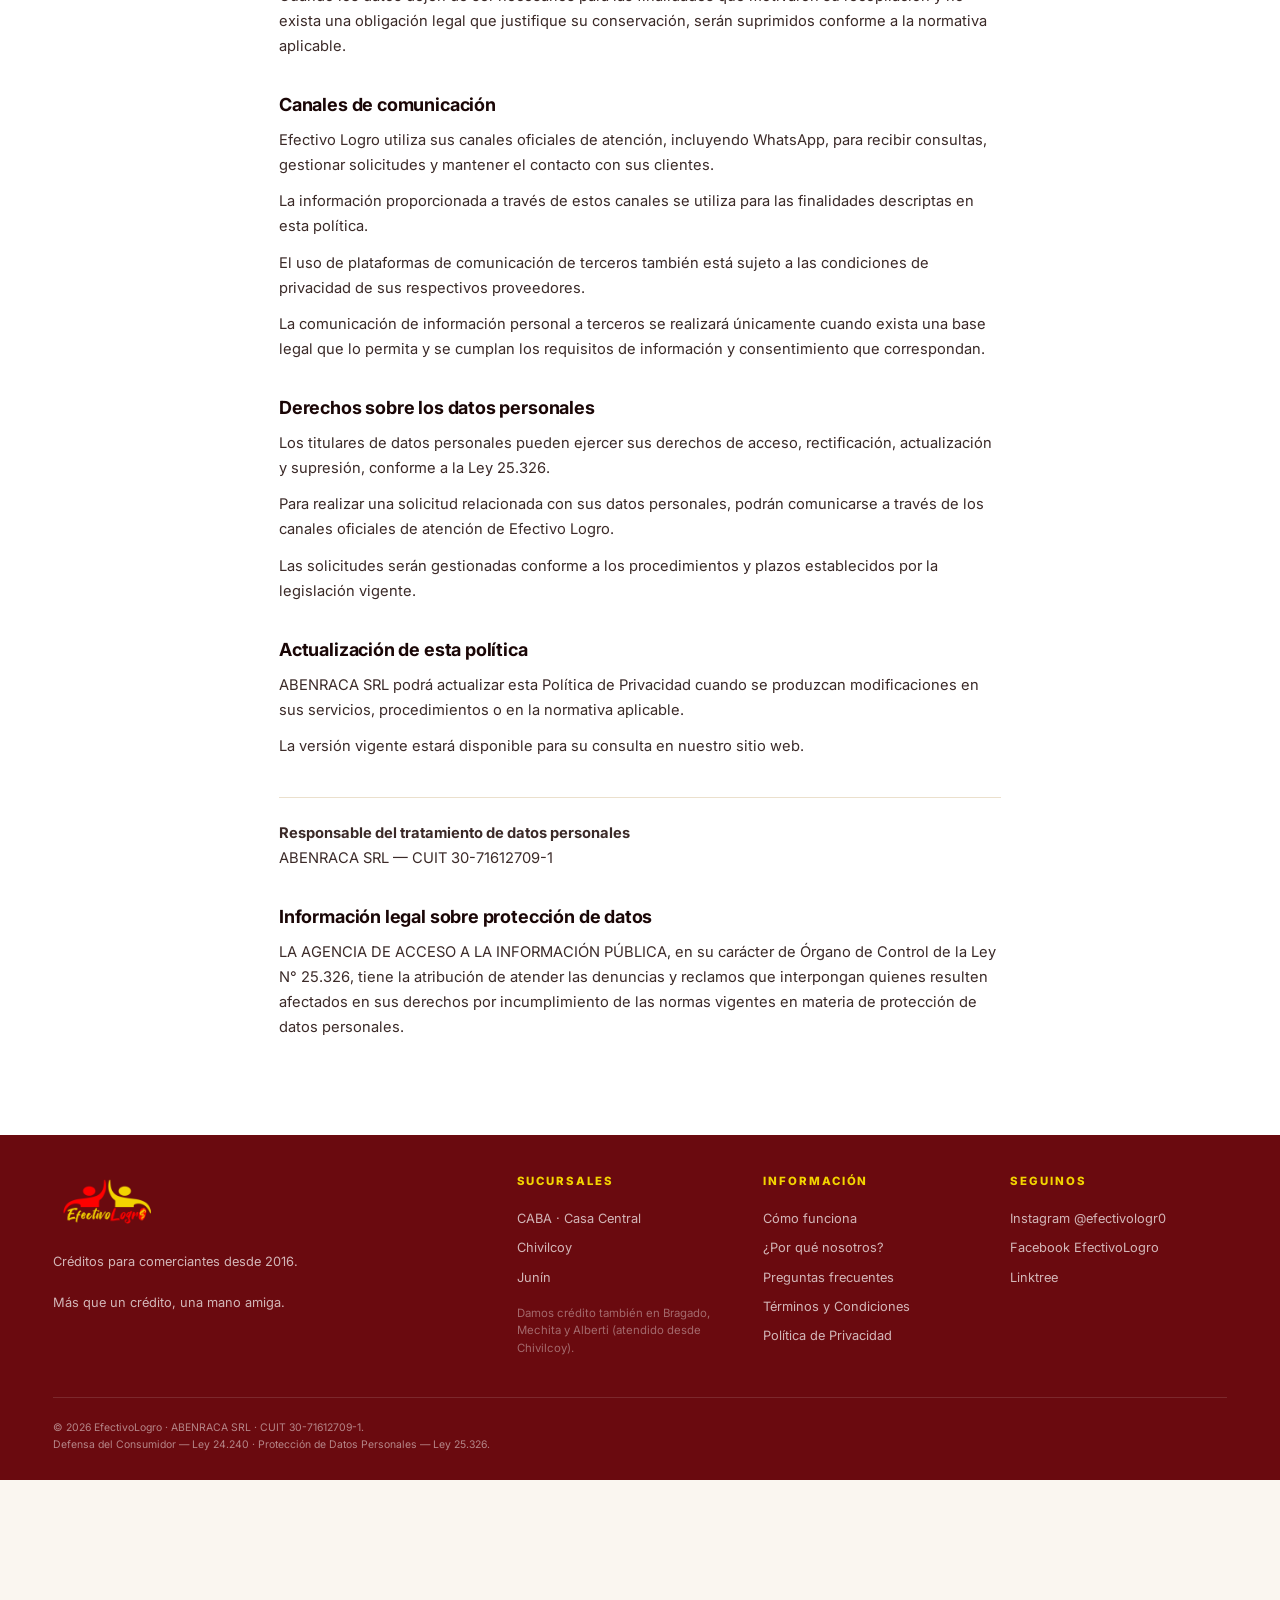
<file: public_html/privacidad.html>
<!doctype html><html lang="es-AR"><head><meta charset="utf-8"><meta name="viewport" content="width=device-width, initial-scale=1"><meta name="theme-color" content="#6A0A0F"><meta name="description" content="Política de Privacidad de Efectivo Logro sobre el tratamiento, la protección y la conservación de datos personales."><link rel="icon" href="assets/favicon.png"><link rel="canonical" href="https://efectivologro.com.ar/privacidad.html"><link href="https://fonts.googleapis.com/css2?family=Inter:wght@400;500;600;700;800;900&family=Barlow+Condensed:wght@700;800&family=Anton&display=swap" rel="stylesheet"><title>Política de Privacidad | EfectivoLogro</title><link rel="stylesheet" href="css/site.css" />
<style>
  .legal { padding: calc(56px + 32px) var(--pad-x) 88px; background: #fff; }
  .legal-inner { max-width: 760px; margin: 0 auto; }
  .legal .breadcrumb { margin-bottom: 16px; color: var(--gris-mid); font-size: 13px; }
  .legal .breadcrumb a { color: var(--bordo); }
  .legal h1 { margin-bottom: 8px; color: var(--negro); font-family: var(--font-body); font-size: clamp(30px, 3vw, 40px); font-weight: 800; letter-spacing: -0.03em; line-height: 1.1; }
  .legal .legal-sub { margin-bottom: 36px; padding-bottom: 28px; border-bottom: 1px solid var(--gris-borde); color: var(--gris-mid); font-size: 16px; }
  .legal h2 { margin: 36px 0 12px; color: var(--negro); font-family: var(--font-body); font-size: 19px; font-weight: 700; letter-spacing: -0.01em; line-height: 1.3; }
  .legal p, .legal li { color: #3b2a28; font-size: 15.5px; line-height: 1.7; }
  .legal p { margin-bottom: 12px; }
  .legal ul { margin: 0 0 12px 20px; }
  .legal li { margin-bottom: 4px; }
  .legal a { color: var(--bordo); text-decoration: underline; }
  .legal section { padding: 0; }
  .legal .legal-note { margin-top: 40px; padding-top: 24px; border-top: 1px solid var(--gris-borde); }
</style>
</head>
<body>

<!-- NAV -->
<nav class="nav">
  <div class="nav-inner">
    <a class="logo" href="index.html" aria-label="EfectivoLogro · ir al inicio">
      <img class="logo-img" src="assets/logo-nav.png" alt="EfectivoLogro" />
    </a>
    <div class="nav-links">
      <a href="index.html#como">Cómo funciona</a>
      <a href="index.html#elegirnos">¿Por qué nosotros?</a>
      <a href="index.html#sucursales">Sucursales</a>
      <a href="faq.html">Preguntas</a>
      
      
    </div>
    <a class="pill wa nav-cta" href="https://linktr.ee/efectivologro?utm_source=ig&amp;utm_medium=social&amp;utm_content=link_in_bio&amp;fbclid=PAb21jcAUC1k5wZG9mAmV4dG4DYWVtAjExAHNydGMGYXBwX2lkDzU2NzA2NzM0MzM1MjQyNwABp5Mwjs6rribkIdzyK8Gyx5443RNym5UbyIA3olXbQSKLlcW_dZ90TxjIFi9K_aem_oh4ifahRXwFaY7T1pN8YJQ" target="_blank" rel="noopener"><svg class="wa-icon" viewBox="0 0 24 24" aria-hidden="true"><path fill="currentColor" d="M17.472 14.382c-.297-.149-1.758-.867-2.03-.967-.273-.099-.471-.148-.67.15-.197.297-.767.966-.94 1.164-.173.199-.347.223-.644.074-.297-.149-1.255-.462-2.39-1.475-.883-.788-1.48-1.761-1.653-2.059-.173-.297-.018-.458.13-.606.134-.133.298-.347.446-.521.149-.173.198-.297.298-.496.099-.198.05-.372-.025-.521-.075-.149-.669-1.612-.916-2.207-.242-.579-.487-.5-.669-.51-.173-.008-.371-.01-.57-.01-.198 0-.52.074-.792.372-.272.297-1.04 1.016-1.04 2.479s1.065 2.875 1.213 3.074c.149.198 2.095 3.2 5.076 4.487.709.306 1.262.489 1.693.625.712.227 1.36.195 1.871.118.571-.085 1.758-.719 2.006-1.413.248-.694.248-1.29.173-1.414-.074-.123-.272-.198-.57-.347m-5.421 7.403h-.004a9.87 9.87 0 0 1-5.031-1.378l-.361-.214-3.741.981.998-3.648-.235-.374a9.86 9.86 0 0 1-1.51-5.26c.001-5.45 4.436-9.884 9.888-9.884 2.64 0 5.122 1.029 6.988 2.896a9.821 9.821 0 0 1 2.9 6.988c-.002 5.45-4.437 9.884-9.892 9.884M20.464 3.488A11.815 11.815 0 0 0 12.05 0C5.495 0 .16 5.335.157 11.892c0 2.096.547 4.14 1.588 5.945L.057 24l6.305-1.654a11.882 11.882 0 0 0 5.683 1.447h.005c6.554 0 11.89-5.335 11.893-11.893a11.821 11.821 0 0 0-3.48-8.413Z"/></svg>WhatsApp</a>
    <button class="hamburger" aria-label="Abrir menú" onclick="document.getElementById('drawer').classList.add('open')">☰</button>
  </div>
</nav>

<!-- DRAWER (mobile) -->
<aside class="drawer" id="drawer">
  <div class="drawer-head">
    <a class="logo" href="index.html" onclick="document.getElementById('drawer').classList.remove('open')">
      <img class="logo-img" src="assets/logo-nav.png" alt="EfectivoLogro" />
    </a>
    <button class="drawer-close" aria-label="Cerrar menú" onclick="document.getElementById('drawer').classList.remove('open')">×</button>
  </div>
  <a href="index.html#como" onclick="document.getElementById('drawer').classList.remove('open')">Cómo funciona</a>
  <a href="index.html#elegirnos" onclick="document.getElementById('drawer').classList.remove('open')">¿Por qué nosotros?</a>
  <a href="index.html#sucursales" onclick="document.getElementById('drawer').classList.remove('open')">Sucursales</a>
  <a href="faq.html" onclick="document.getElementById('drawer').classList.remove('open')">Preguntas</a>
  <a class="pill wa" href="https://linktr.ee/efectivologro?utm_source=ig&amp;utm_medium=social&amp;utm_content=link_in_bio&amp;fbclid=PAb21jcAUC1k5wZG9mAmV4dG4DYWVtAjExAHNydGMGYXBwX2lkDzU2NzA2NzM0MzM1MjQyNwABp5Mwjs6rribkIdzyK8Gyx5443RNym5UbyIA3olXbQSKLlcW_dZ90TxjIFi9K_aem_oh4ifahRXwFaY7T1pN8YJQ" target="_blank" rel="noopener" onclick="document.getElementById('drawer').classList.remove('open')"><svg class="wa-icon" viewBox="0 0 24 24" aria-hidden="true"><path fill="currentColor" d="M17.472 14.382c-.297-.149-1.758-.867-2.03-.967-.273-.099-.471-.148-.67.15-.197.297-.767.966-.94 1.164-.173.199-.347.223-.644.074-.297-.149-1.255-.462-2.39-1.475-.883-.788-1.48-1.761-1.653-2.059-.173-.297-.018-.458.13-.606.134-.133.298-.347.446-.521.149-.173.198-.297.298-.496.099-.198.05-.372-.025-.521-.075-.149-.669-1.612-.916-2.207-.242-.579-.487-.5-.669-.51-.173-.008-.371-.01-.57-.01-.198 0-.52.074-.792.372-.272.297-1.04 1.016-1.04 2.479s1.065 2.875 1.213 3.074c.149.198 2.095 3.2 5.076 4.487.709.306 1.262.489 1.693.625.712.227 1.36.195 1.871.118.571-.085 1.758-.719 2.006-1.413.248-.694.248-1.29.173-1.414-.074-.123-.272-.198-.57-.347m-5.421 7.403h-.004a9.87 9.87 0 0 1-5.031-1.378l-.361-.214-3.741.981.998-3.648-.235-.374a9.86 9.86 0 0 1-1.51-5.26c.001-5.45 4.436-9.884 9.888-9.884 2.64 0 5.122 1.029 6.988 2.896a9.821 9.821 0 0 1 2.9 6.988c-.002 5.45-4.437 9.884-9.892 9.884M20.464 3.488A11.815 11.815 0 0 0 12.05 0C5.495 0 .16 5.335.157 11.892c0 2.096.547 4.14 1.588 5.945L.057 24l6.305-1.654a11.882 11.882 0 0 0 5.683 1.447h.005c6.554 0 11.89-5.335 11.893-11.893a11.821 11.821 0 0 0-3.48-8.413Z"/></svg>Pedí tu crédito</a>
</aside>

<main class="legal">
  <div class="legal-inner">
    <div class="breadcrumb"><a href="index.html">Inicio</a> · Información legal</div>
    <h1>Política de Privacidad</h1>
    <p class="legal-sub">Cómo recopilamos, utilizamos y conservamos la información personal vinculada con nuestros servicios de financiamiento.</p>
    <p>
    <strong>Efectivo Logro | ABENRACA SRL</strong>
    <br>CUIT 30-71612709-1</p>
    <p>En Efectivo Logro valoramos la confianza de nuestros clientes y asumimos el compromiso de tratar sus datos personales con responsabilidad y confidencialidad.</p>
    <p>Esta Política de Privacidad establece cómo recopilamos, utilizamos y conservamos la información personal vinculada con nuestros servicios de financiamiento, de conformidad con la Ley 25.326 de Protección de Datos Personales y sus normas complementarias.</p>
    <section>
    <h2>Información que recopilamos</h2>
    <p>Para atender consultas y gestionar solicitudes de financiamiento, recopilamos la información necesaria para identificar a los solicitantes y evaluar sus operaciones.</p>
    <p>Los datos pueden incluir:</p>
    <ul>
    <li>Nombre, apellido y Documento Nacional de Identidad (DNI).</li>
    <li>Número de teléfono y datos de contacto.</li>
    <li>Comprobante de servicios.</li>
    <li>Domicilio y ubicación del establecimiento comercial.</li>
    <li>Información y documentación proporcionada durante la solicitud de crédito.</li>
    </ul>
    <p>También conservamos la información vinculada con las operaciones de financiamiento y las comunicaciones mantenidas con nuestros clientes.</p>
    <p>Los datos requeridos para verificar la identidad y evaluar una solicitud son necesarios para realizar esa gestión. La falta de documentación suficiente puede impedir su evaluación.</p>
    </section>
    <section>
    <h2>Finalidad del tratamiento</h2>
    <p>Utilizamos la información personal exclusivamente para las gestiones vinculadas con nuestros servicios y las obligaciones legales correspondientes.</p>
    <p>Estas finalidades comprenden:</p>
    <ul>
    <li>Atender consultas y solicitudes.</li>
    <li>Verificar la identidad y evaluar solicitudes crediticias.</li>
    <li>Gestionar el otorgamiento y la administración de los créditos.</li>
    <li>Mantener la comunicación con los clientes.</li>
    <li>Registrar pagos y administrar las operaciones vigentes.</li>
    <li>Cumplir con las obligaciones legales aplicables.</li>
    </ul>
    </section>
    <section>
    <h2>Protección y conservación de la información</h2>
    <p>Los datos personales y la documentación recibida se almacenan bajo la responsabilidad de ABENRACA SRL.</p>
    <p>Su tratamiento se encuentra sujeto a los deberes de seguridad y confidencialidad establecidos por la legislación argentina.</p>
    <p>La información se conserva durante el tiempo necesario para gestionar las solicitudes y operaciones crediticias, así como para cumplir con las obligaciones legales correspondientes.</p>
    <p>Cuando los datos dejen de ser necesarios para las finalidades que motivaron su recopilación y no exista una obligación legal que justifique su conservación, serán suprimidos conforme a la normativa aplicable.</p>
    </section>
    <section>
    <h2>Canales de comunicación</h2>
    <p>Efectivo Logro utiliza sus canales oficiales de atención, incluyendo WhatsApp, para recibir consultas, gestionar solicitudes y mantener el contacto con sus clientes.</p>
    <p>La información proporcionada a través de estos canales se utiliza para las finalidades descriptas en esta política.</p>
    <p>El uso de plataformas de comunicación de terceros también está sujeto a las condiciones de privacidad de sus respectivos proveedores.</p>
    <p>La comunicación de información personal a terceros se realizará únicamente cuando exista una base legal que lo permita y se cumplan los requisitos de información y consentimiento que correspondan.</p>
    </section>
    <section>
    <h2>Derechos sobre los datos personales</h2>
    <p>Los titulares de datos personales pueden ejercer sus derechos de acceso, rectificación, actualización y supresión, conforme a la Ley 25.326.</p>
    <p>Para realizar una solicitud relacionada con sus datos personales, podrán comunicarse a través de los canales oficiales de atención de Efectivo Logro.</p>
    <p>Las solicitudes serán gestionadas conforme a los procedimientos y plazos establecidos por la legislación vigente.</p>
    </section>
    <section>
    <h2>Actualización de esta política</h2>
    <p>ABENRACA SRL podrá actualizar esta Política de Privacidad cuando se produzcan modificaciones en sus servicios, procedimientos o en la normativa aplicable.</p>
    <p>La versión vigente estará disponible para su consulta en nuestro sitio web.</p>
    </section>
    <div class="legal-note">
    <p>
    <strong>Responsable del tratamiento de datos personales</strong>
    <br>ABENRACA SRL — CUIT 30-71612709-1</p>
    </div>
    <section>
    <h2>Información legal sobre protección de datos</h2>
    <p>LA AGENCIA DE ACCESO A LA INFORMACIÓN PÚBLICA, en su carácter de Órgano de Control de la Ley N° 25.326, tiene la atribución de atender las denuncias y reclamos que interpongan quienes resulten afectados en sus derechos por incumplimiento de las normas vigentes en materia de protección de datos personales.</p>
    </section>
  </div>
</main>

<!-- FOOTER -->
<footer>
  <div class="footer-grid">
    <div class="footer-col">
      <img class="footer-logo" src="assets/logo-nav.png" alt="EfectivoLogro" loading="lazy" />
      <div>Créditos para comerciantes desde 2016.</div>
      <div style="margin-top:12px;">Más que un crédito, una mano amiga.</div>
    </div>
    <div class="footer-col">
      <strong>Sucursales</strong>
      <div>CABA · Casa Central</div>
      <div>Chivilcoy</div>
      <div>Junín</div>
      <div style="opacity:0.55;margin-top:8px;font-size:12px;">Damos crédito también en Bragado, Mechita y Alberti (atendido desde Chivilcoy).</div>
    </div>
    <div class="footer-col">
      <strong>Información</strong>
      <a href="index.html#como">Cómo funciona</a>
      <a href="index.html#elegirnos">¿Por qué nosotros?</a>
      <a href="faq.html">Preguntas frecuentes</a>
      <a href="terminos.html">Términos y Condiciones</a>
      <a href="privacidad.html">Política de Privacidad</a>
    </div>
    <div class="footer-col">
      <strong>Seguinos</strong>
      <a href="https://www.instagram.com/efectivologr0/" target="_blank" rel="noopener">Instagram @efectivologr0</a>
      <a href="https://www.facebook.com/EfectivoLogro" target="_blank" rel="noopener">Facebook EfectivoLogro</a>
      <a href="https://linktr.ee/efectivologro" target="_blank" rel="noopener">Linktree</a>
    </div>
  </div>
  <div class="footer-legal">
    © 2026 EfectivoLogro · ABENRACA SRL · CUIT 30-71612709-1.<br/>
    Defensa del Consumidor — Ley 24.240 · Protección de Datos Personales — Ley 25.326.
  </div>
</footer>

<script>
  document.addEventListener('keydown', (e) => {
    if (e.key === 'Escape') document.getElementById('drawer').classList.remove('open');
  });
</script>
</body>
</html>
</file>
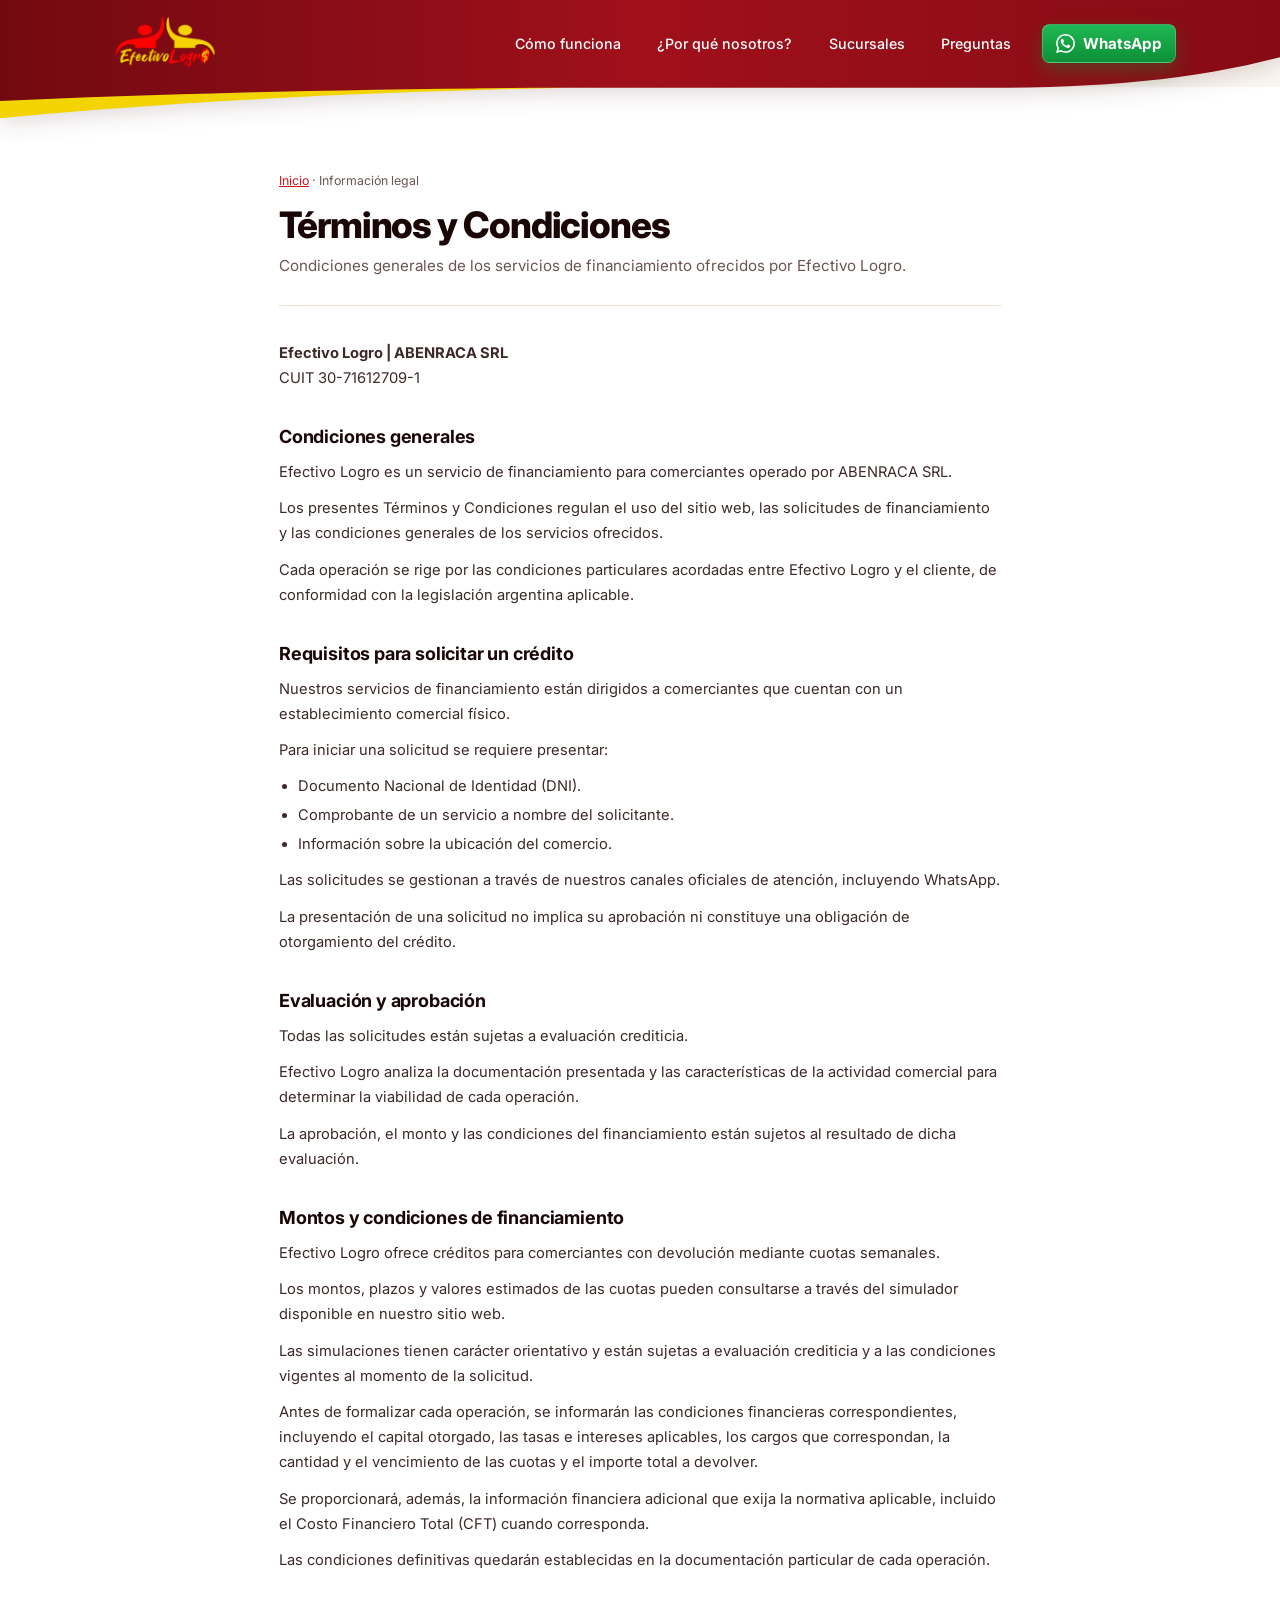
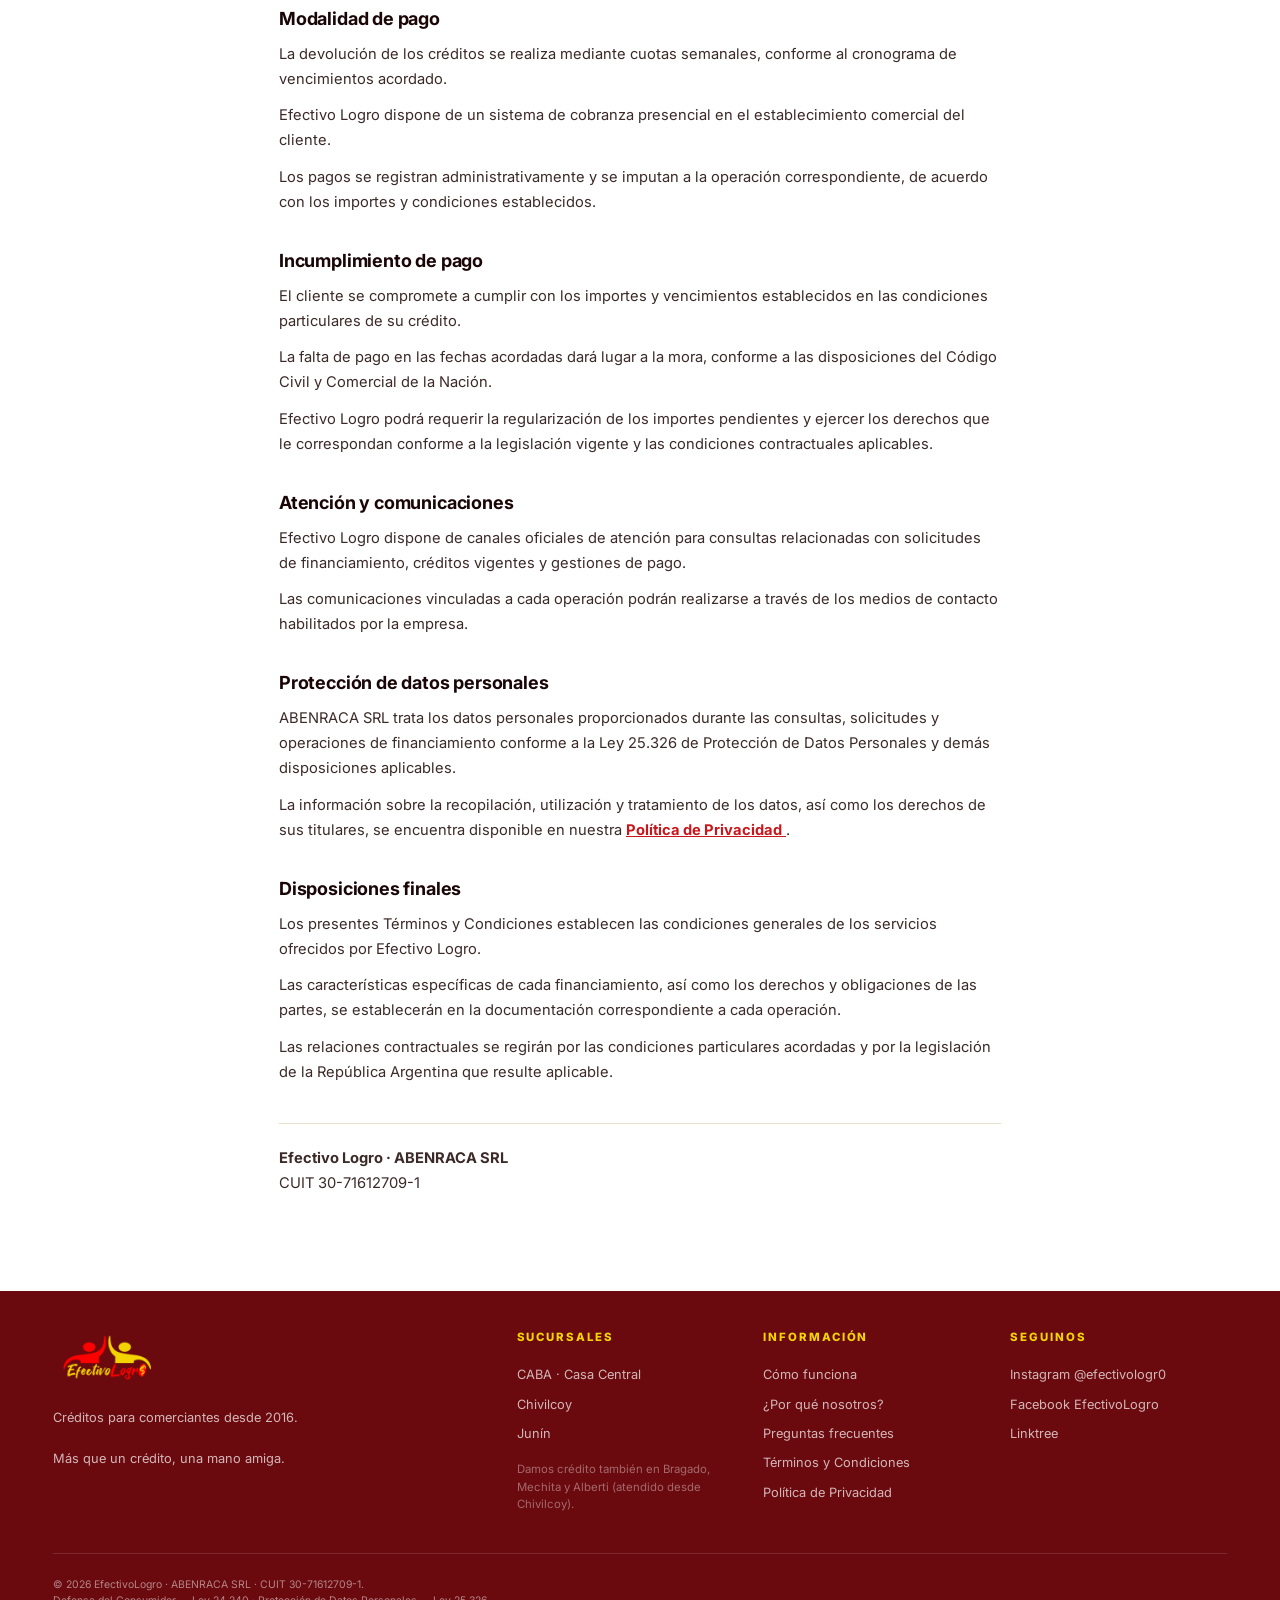
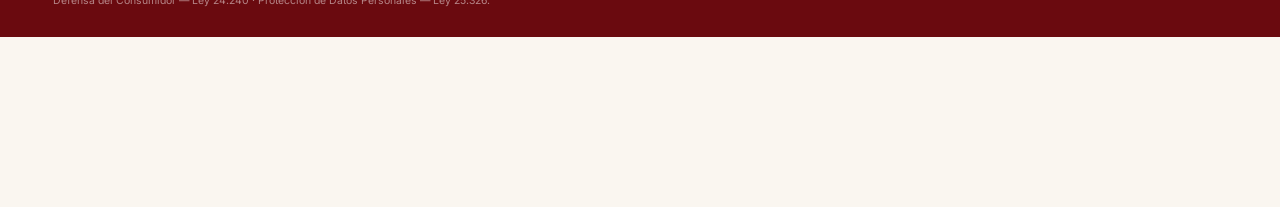
<file: public_html/terminos.html>
<!doctype html><html lang="es-AR"><head><meta charset="utf-8"><meta name="viewport" content="width=device-width, initial-scale=1"><meta name="theme-color" content="#6A0A0F"><meta name="description" content="Condiciones generales de los servicios de financiamiento ofrecidos por Efectivo Logro."><link rel="icon" href="assets/favicon.png"><link rel="canonical" href="https://efectivologro.com.ar/terminos.html"><link href="https://fonts.googleapis.com/css2?family=Inter:wght@400;500;600;700;800;900&family=Barlow+Condensed:wght@700;800&family=Anton&display=swap" rel="stylesheet"><title>Términos y Condiciones | EfectivoLogro</title><link rel="stylesheet" href="css/site.css" />
<style>
  .legal { padding: calc(56px + 32px) var(--pad-x) 88px; background: #fff; }
  .legal-inner { max-width: 760px; margin: 0 auto; }
  .legal .breadcrumb { margin-bottom: 16px; color: var(--gris-mid); font-size: 13px; }
  .legal .breadcrumb a { color: var(--bordo); }
  .legal h1 { margin-bottom: 8px; color: var(--negro); font-family: var(--font-body); font-size: clamp(30px, 3vw, 40px); font-weight: 800; letter-spacing: -0.03em; line-height: 1.1; }
  .legal .legal-sub { margin-bottom: 36px; padding-bottom: 28px; border-bottom: 1px solid var(--gris-borde); color: var(--gris-mid); font-size: 16px; }
  .legal h2 { margin: 36px 0 12px; color: var(--negro); font-family: var(--font-body); font-size: 19px; font-weight: 700; letter-spacing: -0.01em; line-height: 1.3; }
  .legal p, .legal li { color: #3b2a28; font-size: 15.5px; line-height: 1.7; }
  .legal p { margin-bottom: 12px; }
  .legal ul { margin: 0 0 12px 20px; }
  .legal li { margin-bottom: 4px; }
  .legal a { color: var(--bordo); text-decoration: underline; }
  .legal section { padding: 0; }
  .legal .legal-note { margin-top: 40px; padding-top: 24px; border-top: 1px solid var(--gris-borde); }
</style>
</head>
<body>

<!-- NAV -->
<nav class="nav">
  <div class="nav-inner">
    <a class="logo" href="index.html" aria-label="EfectivoLogro · ir al inicio">
      <img class="logo-img" src="assets/logo-nav.png" alt="EfectivoLogro" />
    </a>
    <div class="nav-links">
      <a href="index.html#como">Cómo funciona</a>
      <a href="index.html#elegirnos">¿Por qué nosotros?</a>
      <a href="index.html#sucursales">Sucursales</a>
      <a href="faq.html">Preguntas</a>
      
      
    </div>
    <a class="pill wa nav-cta" href="https://linktr.ee/efectivologro?utm_source=ig&amp;utm_medium=social&amp;utm_content=link_in_bio&amp;fbclid=PAb21jcAUC1k5wZG9mAmV4dG4DYWVtAjExAHNydGMGYXBwX2lkDzU2NzA2NzM0MzM1MjQyNwABp5Mwjs6rribkIdzyK8Gyx5443RNym5UbyIA3olXbQSKLlcW_dZ90TxjIFi9K_aem_oh4ifahRXwFaY7T1pN8YJQ" target="_blank" rel="noopener"><svg class="wa-icon" viewBox="0 0 24 24" aria-hidden="true"><path fill="currentColor" d="M17.472 14.382c-.297-.149-1.758-.867-2.03-.967-.273-.099-.471-.148-.67.15-.197.297-.767.966-.94 1.164-.173.199-.347.223-.644.074-.297-.149-1.255-.462-2.39-1.475-.883-.788-1.48-1.761-1.653-2.059-.173-.297-.018-.458.13-.606.134-.133.298-.347.446-.521.149-.173.198-.297.298-.496.099-.198.05-.372-.025-.521-.075-.149-.669-1.612-.916-2.207-.242-.579-.487-.5-.669-.51-.173-.008-.371-.01-.57-.01-.198 0-.52.074-.792.372-.272.297-1.04 1.016-1.04 2.479s1.065 2.875 1.213 3.074c.149.198 2.095 3.2 5.076 4.487.709.306 1.262.489 1.693.625.712.227 1.36.195 1.871.118.571-.085 1.758-.719 2.006-1.413.248-.694.248-1.29.173-1.414-.074-.123-.272-.198-.57-.347m-5.421 7.403h-.004a9.87 9.87 0 0 1-5.031-1.378l-.361-.214-3.741.981.998-3.648-.235-.374a9.86 9.86 0 0 1-1.51-5.26c.001-5.45 4.436-9.884 9.888-9.884 2.64 0 5.122 1.029 6.988 2.896a9.821 9.821 0 0 1 2.9 6.988c-.002 5.45-4.437 9.884-9.892 9.884M20.464 3.488A11.815 11.815 0 0 0 12.05 0C5.495 0 .16 5.335.157 11.892c0 2.096.547 4.14 1.588 5.945L.057 24l6.305-1.654a11.882 11.882 0 0 0 5.683 1.447h.005c6.554 0 11.89-5.335 11.893-11.893a11.821 11.821 0 0 0-3.48-8.413Z"/></svg>WhatsApp</a>
    <button class="hamburger" aria-label="Abrir menú" onclick="document.getElementById('drawer').classList.add('open')">☰</button>
  </div>
</nav>

<!-- DRAWER (mobile) -->
<aside class="drawer" id="drawer">
  <div class="drawer-head">
    <a class="logo" href="index.html" onclick="document.getElementById('drawer').classList.remove('open')">
      <img class="logo-img" src="assets/logo-nav.png" alt="EfectivoLogro" />
    </a>
    <button class="drawer-close" aria-label="Cerrar menú" onclick="document.getElementById('drawer').classList.remove('open')">×</button>
  </div>
  <a href="index.html#como" onclick="document.getElementById('drawer').classList.remove('open')">Cómo funciona</a>
  <a href="index.html#elegirnos" onclick="document.getElementById('drawer').classList.remove('open')">¿Por qué nosotros?</a>
  <a href="index.html#sucursales" onclick="document.getElementById('drawer').classList.remove('open')">Sucursales</a>
  <a href="faq.html" onclick="document.getElementById('drawer').classList.remove('open')">Preguntas</a>
  <a class="pill wa" href="https://linktr.ee/efectivologro?utm_source=ig&amp;utm_medium=social&amp;utm_content=link_in_bio&amp;fbclid=PAb21jcAUC1k5wZG9mAmV4dG4DYWVtAjExAHNydGMGYXBwX2lkDzU2NzA2NzM0MzM1MjQyNwABp5Mwjs6rribkIdzyK8Gyx5443RNym5UbyIA3olXbQSKLlcW_dZ90TxjIFi9K_aem_oh4ifahRXwFaY7T1pN8YJQ" target="_blank" rel="noopener" onclick="document.getElementById('drawer').classList.remove('open')"><svg class="wa-icon" viewBox="0 0 24 24" aria-hidden="true"><path fill="currentColor" d="M17.472 14.382c-.297-.149-1.758-.867-2.03-.967-.273-.099-.471-.148-.67.15-.197.297-.767.966-.94 1.164-.173.199-.347.223-.644.074-.297-.149-1.255-.462-2.39-1.475-.883-.788-1.48-1.761-1.653-2.059-.173-.297-.018-.458.13-.606.134-.133.298-.347.446-.521.149-.173.198-.297.298-.496.099-.198.05-.372-.025-.521-.075-.149-.669-1.612-.916-2.207-.242-.579-.487-.5-.669-.51-.173-.008-.371-.01-.57-.01-.198 0-.52.074-.792.372-.272.297-1.04 1.016-1.04 2.479s1.065 2.875 1.213 3.074c.149.198 2.095 3.2 5.076 4.487.709.306 1.262.489 1.693.625.712.227 1.36.195 1.871.118.571-.085 1.758-.719 2.006-1.413.248-.694.248-1.29.173-1.414-.074-.123-.272-.198-.57-.347m-5.421 7.403h-.004a9.87 9.87 0 0 1-5.031-1.378l-.361-.214-3.741.981.998-3.648-.235-.374a9.86 9.86 0 0 1-1.51-5.26c.001-5.45 4.436-9.884 9.888-9.884 2.64 0 5.122 1.029 6.988 2.896a9.821 9.821 0 0 1 2.9 6.988c-.002 5.45-4.437 9.884-9.892 9.884M20.464 3.488A11.815 11.815 0 0 0 12.05 0C5.495 0 .16 5.335.157 11.892c0 2.096.547 4.14 1.588 5.945L.057 24l6.305-1.654a11.882 11.882 0 0 0 5.683 1.447h.005c6.554 0 11.89-5.335 11.893-11.893a11.821 11.821 0 0 0-3.48-8.413Z"/></svg>Pedí tu crédito</a>
</aside>

<main class="legal">
  <div class="legal-inner">
    <div class="breadcrumb"><a href="index.html">Inicio</a> · Información legal</div>
    <h1>Términos y Condiciones</h1>
    <p class="legal-sub">Condiciones generales de los servicios de financiamiento ofrecidos por Efectivo Logro.</p>
    <p>
    <strong>Efectivo Logro | ABENRACA SRL</strong>
    <br>CUIT 30-71612709-1</p>
    <section>
    <h2>Condiciones generales</h2>
    <p>Efectivo Logro es un servicio de financiamiento para comerciantes operado por ABENRACA SRL.</p>
    <p>Los presentes Términos y Condiciones regulan el uso del sitio web, las solicitudes de financiamiento y las condiciones generales de los servicios ofrecidos.</p>
    <p>Cada operación se rige por las condiciones particulares acordadas entre Efectivo Logro y el cliente, de conformidad con la legislación argentina aplicable.</p>
    </section>
    <section>
    <h2>Requisitos para solicitar un crédito</h2>
    <p>Nuestros servicios de financiamiento están dirigidos a comerciantes que cuentan con un establecimiento comercial físico.</p>
    <p>Para iniciar una solicitud se requiere presentar:</p>
    <ul>
    <li>Documento Nacional de Identidad (DNI).</li>
    <li>Comprobante de un servicio a nombre del solicitante.</li>
    <li>Información sobre la ubicación del comercio.</li>
    </ul>
    <p>Las solicitudes se gestionan a través de nuestros canales oficiales de atención, incluyendo WhatsApp.</p>
    <p>La presentación de una solicitud no implica su aprobación ni constituye una obligación de otorgamiento del crédito.</p>
    </section>
    <section>
    <h2>Evaluación y aprobación</h2>
    <p>Todas las solicitudes están sujetas a evaluación crediticia.</p>
    <p>Efectivo Logro analiza la documentación presentada y las características de la actividad comercial para determinar la viabilidad de cada operación.</p>
    <p>La aprobación, el monto y las condiciones del financiamiento están sujetos al resultado de dicha evaluación.</p>
    </section>
    <section>
    <h2>Montos y condiciones de financiamiento</h2>
    <p>Efectivo Logro ofrece créditos para comerciantes con devolución mediante cuotas semanales.</p>
    <p>Los montos, plazos y valores estimados de las cuotas pueden consultarse a través del simulador disponible en nuestro sitio web.</p>
    <p>Las simulaciones tienen carácter orientativo y están sujetas a evaluación crediticia y a las condiciones vigentes al momento de la solicitud.</p>
    <p>Antes de formalizar cada operación, se informarán las condiciones financieras correspondientes, incluyendo el capital otorgado, las tasas e intereses aplicables, los cargos que correspondan, la cantidad y el vencimiento de las cuotas y el importe total a devolver.</p>
    <p>Se proporcionará, además, la información financiera adicional que exija la normativa aplicable, incluido el Costo Financiero Total (CFT) cuando corresponda.</p>
    <p>Las condiciones definitivas quedarán establecidas en la documentación particular de cada operación.</p>
    </section>
    <section>
    <h2>Modalidad de pago</h2>
    <p>La devolución de los créditos se realiza mediante cuotas semanales, conforme al cronograma de vencimientos acordado.</p>
    <p>Efectivo Logro dispone de un sistema de cobranza presencial en el establecimiento comercial del cliente.</p>
    <p>Los pagos se registran administrativamente y se imputan a la operación correspondiente, de acuerdo con los importes y condiciones establecidos.</p>
    </section>
    <section>
    <h2>Incumplimiento de pago</h2>
    <p>El cliente se compromete a cumplir con los importes y vencimientos establecidos en las condiciones particulares de su crédito.</p>
    <p>La falta de pago en las fechas acordadas dará lugar a la mora, conforme a las disposiciones del Código Civil y Comercial de la Nación.</p>
    <p>Efectivo Logro podrá requerir la regularización de los importes pendientes y ejercer los derechos que le correspondan conforme a la legislación vigente y las condiciones contractuales aplicables.</p>
    </section>
    <section>
    <h2>Atención y comunicaciones</h2>
    <p>Efectivo Logro dispone de canales oficiales de atención para consultas relacionadas con solicitudes de financiamiento, créditos vigentes y gestiones de pago.</p>
    <p>Las comunicaciones vinculadas a cada operación podrán realizarse a través de los medios de contacto habilitados por la empresa.</p>
    </section>
    <section>
    <h2>Protección de datos personales</h2>
    <p>ABENRACA SRL trata los datos personales proporcionados durante las consultas, solicitudes y operaciones de financiamiento conforme a la Ley 25.326 de Protección de Datos Personales y demás disposiciones aplicables.</p>
    <p>La información sobre la recopilación, utilización y tratamiento de los datos, así como los derechos de sus titulares, se encuentra disponible en nuestra <a href="privacidad.html">
    <strong>Política de Privacidad</strong>
    </a>.</p>
    </section>
    <section>
    <h2>Disposiciones finales</h2>
    <p>Los presentes Términos y Condiciones establecen las condiciones generales de los servicios ofrecidos por Efectivo Logro.</p>
    <p>Las características específicas de cada financiamiento, así como los derechos y obligaciones de las partes, se establecerán en la documentación correspondiente a cada operación.</p>
    <p>Las relaciones contractuales se regirán por las condiciones particulares acordadas y por la legislación de la República Argentina que resulte aplicable.</p>
    </section>
    <div class="legal-note">
    <p>
    <strong>Efectivo Logro · ABENRACA SRL</strong>
    <br>CUIT 30-71612709-1</p>
    </div>
  </div>
</main>

<!-- FOOTER -->
<footer>
  <div class="footer-grid">
    <div class="footer-col">
      <img class="footer-logo" src="assets/logo-nav.png" alt="EfectivoLogro" loading="lazy" />
      <div>Créditos para comerciantes desde 2016.</div>
      <div style="margin-top:12px;">Más que un crédito, una mano amiga.</div>
    </div>
    <div class="footer-col">
      <strong>Sucursales</strong>
      <div>CABA · Casa Central</div>
      <div>Chivilcoy</div>
      <div>Junín</div>
      <div style="opacity:0.55;margin-top:8px;font-size:12px;">Damos crédito también en Bragado, Mechita y Alberti (atendido desde Chivilcoy).</div>
    </div>
    <div class="footer-col">
      <strong>Información</strong>
      <a href="index.html#como">Cómo funciona</a>
      <a href="index.html#elegirnos">¿Por qué nosotros?</a>
      <a href="faq.html">Preguntas frecuentes</a>
      <a href="terminos.html">Términos y Condiciones</a>
      <a href="privacidad.html">Política de Privacidad</a>
    </div>
    <div class="footer-col">
      <strong>Seguinos</strong>
      <a href="https://www.instagram.com/efectivologr0/" target="_blank" rel="noopener">Instagram @efectivologr0</a>
      <a href="https://www.facebook.com/EfectivoLogro" target="_blank" rel="noopener">Facebook EfectivoLogro</a>
      <a href="https://linktr.ee/efectivologro" target="_blank" rel="noopener">Linktree</a>
    </div>
  </div>
  <div class="footer-legal">
    © 2026 EfectivoLogro · ABENRACA SRL · CUIT 30-71612709-1.<br/>
    Defensa del Consumidor — Ley 24.240 · Protección de Datos Personales — Ley 25.326.
  </div>
</footer>

<script>
  document.addEventListener('keydown', (e) => {
    if (e.key === 'Escape') document.getElementById('drawer').classList.remove('open');
  });
</script>
</body>
</html>
</file>
<file: css/site.css>
/* Estilos compartidos por las páginas internas. Generado a partir de index.html. */
/* ===== Tokens ===== */
/* Paleta tomada del logo real (rojo #FF0000 + amarillo #F3D400).
   Para fondos amplios se baja la saturación a un rojo cálido (#C8161D)
   para mantener legibilidad sin perder identidad. */
:root {
  --rojo-puro: #FF0000;      /* logo · acentos puntuales */
  --bordo: #C8161D;          /* rojo cálido · fondos hero/secciones */
  --bordo-dark: #9F0F15;     /* bordes · profundidad */
  --bordo-deep: #6A0A0F;     /* footer · manifesto */
  --bordo-glow: #FF1A1A;     /* gradients · hovers */
  --amarillo: #F3D400;       /* logo · CTA principal */
  --amarillo-deep: #D9BC00;  /* hover de CTA */
  --naranja: #F96800;        /* acento secundario del logo */
  --crema: #FFF4E0;
  --blanco: #FFFFFF;
  --negro: #1A0606;
  --gris-bg: #FAF6F0;
  --gris-mid: #6B5550;
  --gris-borde: #EBE0CD;
  --whatsapp: #25D366;
  --whatsapp-dark: #128C7E;
  --font-body: 'Inter', system-ui, -apple-system, sans-serif;
  --font-heading: 'Barlow Condensed', 'Arial Narrow', sans-serif;
  --font-impact: 'Anton', Impact, sans-serif;
  --type-h1: clamp(44px, 8vw, 86px);
  --type-h2: clamp(34px, 6vw, 52px);
  --type-h3: clamp(22px, 3vw, 28px);
  --max: 1240px;
  --pad-x: clamp(20px, 5vw, 56px);
  --radius: 16px;
}
* { box-sizing: border-box; margin: 0; padding: 0; }
html { scroll-behavior: smooth; -webkit-text-size-adjust: 100%; }
body {
  font-family: var(--font-body);
  color: var(--negro);
  background: var(--gris-bg);
  line-height: 1.55;
  -webkit-font-smoothing: antialiased;
}
img { max-width: 100%; display: block; }
a { color: inherit; text-decoration: none; }
button { font: inherit; cursor: pointer; border: none; background: none; }

/* ===== Tipografía ===== */
.display, h1, h2, h3 {
  font-family: var(--font-heading);
  font-weight: 700;
  letter-spacing: -0.012em;
  line-height: 1.12;
  text-transform: none;
  text-wrap: balance;
}
h1 { font-size: var(--type-h1); font-weight: 800; line-height: 1.03; }
h3 { font-size: var(--type-h3); line-height: 1.22; letter-spacing: -0.008em; }

/* ===== Layout helpers ===== */
.container { max-width: calc(var(--max) + 2 * var(--pad-x)); margin: 0 auto; padding-inline: var(--pad-x); }

/* ===== Botón pill (CTA principal) ===== */
.pill {
  display: inline-flex;
  align-items: center;
  gap: 10px;
  background: var(--amarillo);
  color: var(--bordo-deep);
  padding: 16px 26px;
  border-radius: 999px;
  font-weight: 800;
  font-size: 14px;
  text-transform: uppercase;
  letter-spacing: 1px;
  transition: transform 0.18s ease, box-shadow 0.18s ease;
  box-shadow: 0 6px 18px rgba(245, 197, 24, 0.32);
  cursor: pointer;
}
.pill:hover { transform: translateY(-1px) scale(1.02); box-shadow: 0 10px 24px rgba(245, 197, 24, 0.45); }
.pill:active { transform: translateY(0); }
.pill.wa { background: var(--whatsapp); color: white; box-shadow: 0 6px 18px rgba(37, 211, 102, 0.35); }
.pill.wa:hover { box-shadow: 0 10px 24px rgba(37, 211, 102, 0.48); }
.pill.ghost { background: transparent; color: var(--amarillo); border: 2px solid var(--amarillo); box-shadow: none; }
.pill.ghost:hover { background: var(--amarillo); color: var(--bordo-deep); }
.pill.dark { background: var(--bordo-deep); color: white; box-shadow: 0 6px 18px rgba(92, 11, 8, 0.4); }

/* ===== NAV ===== */
.nav {
  position: sticky; top: 0; z-index: 50;
  background: var(--bordo-deep);
  color: white;
  box-shadow: 0 2px 14px rgba(0,0,0,0.15);
}
.nav-inner {
  display: flex;
  align-items: center;
  justify-content: space-between;
  padding: 14px var(--pad-x);
  max-width: var(--max);
  margin: 0 auto;
}
.logo {
  display: flex;
  align-items: center;
  gap: 12px;
  font-weight: 800;
}
.logo-img {
  height: 48px;
  width: auto;
  display: block;
}
@media (min-width: 768px) {
  .logo-img { height: 60px; }
}
.nav-links { display: none; gap: 24px; font-size: 14px; }
.nav-links a { opacity: 0.85; transition: opacity 0.2s; }
.nav-links a:hover { opacity: 1; color: var(--amarillo); }
.nav-cta { display: none; }
.hamburger {
  background: rgba(255,255,255,0.1);
  color: white;
  width: 44px; height: 44px;
  border-radius: 10px;
  display: flex; align-items: center; justify-content: center;
  font-size: 22px;
}
@media (min-width: 1024px) {
  .nav-links { display: flex; }
  .nav-cta { display: inline-flex; }
  .hamburger { display: none; }
}
/* Mobile drawer */
.drawer {
  position: fixed; inset: 0; z-index: 100;
  background: var(--bordo-deep);
  color: white;
  transform: translateX(100%);
  transition: transform 0.3s ease;
  padding: 32px var(--pad-x);
  display: flex;
  flex-direction: column;
}
.drawer.open { transform: translateX(0); }
.drawer-head { display: flex; justify-content: space-between; align-items: center; margin-bottom: 32px; }
.drawer-close { font-size: 28px; color: white; padding: 8px; }
.drawer a { display: block; padding: 16px 0; font-size: 22px; font-weight: 700; border-bottom: 1px solid rgba(255,255,255,0.15); }
.drawer .pill { margin-top: 24px; align-self: flex-start; }
.drawer a.pill { display: inline-flex; padding: 14px 24px; font-size: 15px; border-bottom: 0; }
.drawer a.logo { padding: 0; border-bottom: 0; }

/* ===== Sections shared ===== */
section { padding: 64px 0; }
.eyebrow {
  color: var(--bordo);
  font-size: 12px;
  letter-spacing: 2.5px;
  text-transform: uppercase;
  font-weight: 800;
  margin-bottom: 10px;
}
h2 {
  font-size: var(--type-h2);
  color: var(--negro);
  margin-bottom: 18px;
  line-height: 1.1;
}
h2 .y { color: var(--bordo); }
.lead {
  color: var(--gris-mid);
  font-size: 15px;
  max-width: 640px;
  margin-bottom: 40px;
}

/* ===== FAQ ===== */
.faq-section { background: #fffdf8; }
.faq-section h2 { text-transform: none; letter-spacing: -0.012em; line-height: 1.1; }
.faq {
  max-width: 800px;
  margin: 0 auto;
}
.faq-item {
  border-bottom: 1px solid var(--gris-borde);
}
.faq-q {
  width: 100%;
  text-align: left;
  padding: 22px 0;
  font-size: 16px;
  font-weight: 700;
  color: var(--negro);
  display: flex;
  justify-content: space-between;
  align-items: center;
  gap: 16px;
  cursor: pointer;
  background: none;
}
.faq-q .ico {
  width: 32px; height: 32px;
  border-radius: 50%;
  background: var(--crema);
  color: var(--bordo);
  display: flex; align-items: center; justify-content: center;
  font-size: 18px;
  transition: transform 0.25s, background 0.25s, color 0.25s;
  flex-shrink: 0;
}
.faq-item.open .faq-q .ico { background: var(--bordo); color: var(--amarillo); transform: rotate(45deg); }
.faq-a {
  max-height: 0; overflow: hidden;
  transition: max-height 0.35s ease, padding 0.35s ease;
  color: var(--gris-mid);
  font-size: 14.5px;
  line-height: 1.6;
}
.faq-item.open .faq-a { max-height: 300px; padding: 0 0 22px; }

/* ===== Footer ===== */
footer {
  background: var(--bordo-deep);
  color: rgba(255,255,255,0.75);
  padding: 56px var(--pad-x) 28px;
  font-size: 14px;
}
.footer-grid {
  max-width: var(--max);
  margin: 0 auto;
  display: grid;
  gap: 32px;
  margin-bottom: 36px;
}
@media (min-width: 768px) {
  .footer-grid { grid-template-columns: 2fr 1fr 1fr 1fr; }
}
.footer-col strong {
  color: var(--amarillo);
  display: block;
  margin-bottom: 14px;
  font-size: 12px;
  letter-spacing: 2px;
  text-transform: uppercase;
  font-weight: 800;
}
.footer-col a, .footer-col div {
  display: block;
  padding: 5px 0;
  color: rgba(255,255,255,0.7);
  transition: color 0.2s;
  font-size: 13.5px;
}
.footer-col a:hover { color: var(--amarillo); }
.footer-legal {
  max-width: var(--max);
  margin: 0 auto;
  padding-top: 24px;
  border-top: 1px solid rgba(255,255,255,0.12);
  font-size: 11px;
  color: rgba(255,255,255,0.5);
  line-height: 1.6;
}

/* ===== WhatsApp FAB ===== */
.wa-fab {
  position: fixed;
  bottom: 18px;
  right: 18px;
  z-index: 60;
  background: var(--whatsapp);
  color: white;
  width: 60px; height: 60px;
  border-radius: 50%;
  display: flex; align-items: center; justify-content: center;
  font-size: 30px;
  box-shadow: 0 8px 24px rgba(37, 211, 102, 0.45);
  transition: transform 0.2s;
  text-decoration: none;
}
.wa-fab::before {
  content: '';
  position: absolute;
  inset: -4px;
  border-radius: 50%;
  background: var(--whatsapp);
  z-index: -1;
  opacity: 0.4;
  animation: pulse 2s ease-out infinite;
}
@keyframes pulse {
  0% { transform: scale(1); opacity: 0.6; }
  100% { transform: scale(1.4); opacity: 0; }
}
.wa-fab:hover { transform: scale(1.08); }
@media (min-width: 768px) {
  .wa-fab { bottom: 28px; right: 28px; width: 64px; height: 64px; font-size: 32px; }
}

/* ===== Header + Hero editorial ===== */
.nav {
  background: linear-gradient(90deg, #69080d 0%, var(--bordo-deep) 55%, #7b090f 100%);
  box-shadow: 0 8px 30px rgba(57, 0, 8, 0.2);
}
.nav-inner {
  min-height: 92px;
  gap: 32px;
  padding-block: 10px;
}
.logo-img { height: 72px; }
.nav-links {
  margin-left: auto;
  gap: clamp(22px, 2.5vw, 38px);
  font-size: 14px;
  font-weight: 600;
}
.nav-links a { opacity: 0.9; }
.nav-cta {
  min-height: 50px;
  padding: 13px 23px;
  text-transform: none;
  letter-spacing: 0;
  font-size: 14px;
  box-shadow: 0 10px 24px rgba(37, 211, 102, 0.3);
}
.wa-icon {
  width: 20px;
  height: 20px;
  flex: 0 0 20px;
  display: block;
}

/* ===== Nav curvo + sección "Así te acompañamos" ===== */
.nav {
  background: transparent;
  box-shadow: none;
}
.nav::before {
  content: '';
  position: absolute;
  left: 0; right: 0; top: 0;
  height: calc(100% + 32px);
  z-index: -1;
  pointer-events: none;
  background: url("data:image/svg+xml,%3Csvg xmlns='http://www.w3.org/2000/svg' viewBox='0 0 1440 124' preserveAspectRatio='none'%3E%3Cdefs%3E%3ClinearGradient id='g' x1='0' x2='1' y1='0' y2='0'%3E%3Cstop offset='0' stop-color='%23720911'/%3E%3Cstop offset='.5' stop-color='%23a0101b'/%3E%3Cstop offset='1' stop-color='%23860b14'/%3E%3C/linearGradient%3E%3C/defs%3E%3Cpath fill='%23F3D400' d='M0 60C220 70 420 86 640 92C420 96 200 106 0 124Z'/%3E%3Cpath fill='url(%23g)' d='M0 0H1440V60C1340 84 1240 92 1110 92H600C380 94 180 98 0 106Z'/%3E%3C/svg%3E") no-repeat 0 0 / 100% 100%;
  filter: drop-shadow(0 6px 12px rgba(57, 0, 8, 0.16));
}
.nav-links { gap: clamp(24px, 3vw, 48px); font-size: 15px; font-weight: 500; }
.nav-links a { opacity: 1; }
.nav-cta {
  min-height: 0;
  gap: 8px;
  font-size: 16px;
  font-weight: 700;
  padding: 7px 14px;
  border-radius: 8px;
  background: linear-gradient(180deg, #22c55e 0%, #12a63f 100%);
  border: 2px solid rgba(255, 255, 255, 0.22);
}

.vs-mark { position: relative; display: inline-block; }
.vs-mark::after {
  content: '';
  position: absolute;
  left: 0; right: -4%;
  bottom: -0.2em;
  height: 0.3em;
  background: url("data:image/svg+xml,%3Csvg xmlns='http://www.w3.org/2000/svg' viewBox='0 0 240 20' preserveAspectRatio='none'%3E%3Cpath fill='%23F3D400' d='M2 18C60 4 150 0 238 8C160 6 80 10 6 20Z'/%3E%3C/svg%3E") no-repeat center / 100% 100%;
}

/* ===== FAQ (versión renovada) ===== */
.faq-section {
  padding: 84px 0;
  background: #fcf6ef;
}
.faq-layout {
  display: grid;
  grid-template-columns: minmax(0, 0.8fr) minmax(0, 1.2fr);
  gap: clamp(32px, 5vw, 72px);
  align-items: start;
}
.faq-side { position: sticky; top: 120px; }
.faq-section .eyebrow {
  position: relative;
  display: inline-block;
  margin-bottom: 24px;
  font-size: clamp(13px, 1.1vw, 16px);
  letter-spacing: 0.24em;
}
.faq-section .eyebrow::after {
  content: '';
  position: absolute;
  left: 0; bottom: -11px;
  width: 64px; height: 5px;
  border-radius: 5px;
  background: var(--amarillo);
}
.faq-section h2 {
  margin-bottom: 16px;
  color: #3d0709;
  font-family: var(--font-body);
  font-size: clamp(34px, 3.4vw, 52px);
  font-weight: 800;
  letter-spacing: -0.05em;
  line-height: 1.05;
}
.faq-section h2 .y { color: #d4141c; }
.faq-lead { margin-bottom: 30px; color: #3b2a28; font-size: clamp(15px, 1.2vw, 18px); line-height: 1.5; }
.faq-help {
  position: relative;
  padding: 28px 26px 24px;
  border-radius: 22px;
  background:
    radial-gradient(circle at 85% 15%, rgba(230, 30, 40, 0.5) 0%, rgba(230, 30, 40, 0) 50%),
    linear-gradient(150deg, #7a0a12 0%, #a50f18 100%);
  color: #fff;
  box-shadow: 0 22px 44px rgba(61, 0, 18, 0.25);
  overflow: hidden;
}
.faq-help-ico {
  position: absolute;
  right: -6px; top: -30px;
  font-size: 150px;
  font-weight: 900;
  line-height: 1;
  color: rgba(243, 212, 0, 0.12);
}
.faq-help strong { display: block; margin-bottom: 6px; font-size: 21px; letter-spacing: -0.03em; }
.faq-help p { position: relative; max-width: 300px; margin-bottom: 18px; color: rgba(255, 255, 255, 0.86); font-size: 15px; }
.faq-help .pill {
  position: relative;
  border-radius: 10px;
  text-transform: none;
  letter-spacing: -0.01em;
  font-size: 15px;
  background: linear-gradient(180deg, #22c55e 0%, #12a63f 100%);
}
.faq-more { display: inline-block; margin-top: 16px; color: var(--amarillo); font-size: 14px; font-weight: 700; }
.faq-more:hover { text-decoration: underline; }

.faq { max-width: none; margin: 0; display: grid; gap: 12px; }
.faq-item {
  border: 1px solid rgba(106, 10, 15, 0.08);
  border-radius: 16px;
  background: #fffdfb;
  box-shadow: 0 6px 16px rgba(110, 40, 10, 0.05);
  transition: box-shadow 0.25s ease, border-color 0.25s ease;
}
.faq-item:hover { border-color: rgba(212, 20, 28, 0.25); }
.faq-item.open { border-color: rgba(212, 20, 28, 0.35); box-shadow: 0 16px 34px rgba(110, 40, 10, 0.12); }
.faq-q {
  padding: 20px 22px;
  gap: 16px;
  color: #3d0709;
  font-size: clamp(16px, 1.25vw, 18px);
  font-weight: 800;
  letter-spacing: -0.02em;
  justify-content: flex-start;
}
.faq-q:focus-visible { outline: 3px solid var(--amarillo); outline-offset: 2px; border-radius: 16px; }
.faq-t { flex: 1; }
.faq-n {
  flex: 0 0 auto;
  min-width: 40px;
  padding: 6px 0;
  border-radius: 10px;
  background: #fde4df;
  color: #c8161d;
  font-size: 14px;
  font-weight: 900;
  text-align: center;
  transition: background 0.25s, color 0.25s;
}
.faq-item.open .faq-n { background: var(--amarillo); color: var(--bordo-dark); }
.faq-q .ico { width: 34px; height: 34px; background: #fbefe4; color: #c8161d; font-size: 20px; font-weight: 700; }
.faq-item.open .faq-q .ico { background: #c8161d; color: #fff; }
.faq-a { padding: 0 22px 0 78px; color: #4a3533; font-size: 15px; }
.faq-item.open .faq-a { padding: 0 22px 22px 78px; }

@media (max-width: 900px) {
  /* en pantallas chicas la tarjeta de ayuda va al final, después de las preguntas */
  .faq-layout { display: flex; flex-direction: column; gap: 0; }
  .faq-side { display: contents; }
  .faq-side > .eyebrow { align-self: flex-start; }
  .faq { order: 1; margin-top: 18px; }
  .faq-help { order: 2; margin-top: 28px; }
  .faq-lead { margin-bottom: 10px; }
}
@media (max-width: 560px) {
  .faq-section { padding: 60px 0; }
  .faq-section .container { padding-inline: 16px; }
  .faq-q { padding: 16px 14px; gap: 12px; }
  .faq-n { min-width: 34px; font-size: 13px; }
  .faq-a, .faq-item.open .faq-a { padding-left: 60px; padding-right: 16px; }
  .faq-help .pill { width: 100%; justify-content: center; }
}

/* Footer: logo */
.footer-logo { height: 64px; width: auto; margin-bottom: 14px; }
footer { padding-top: 40px; }

/* Navbar: tamaños en pantallas chicas (mismos valores que el index) */
@media (max-width: 900px) {
  .nav-inner { min-height: 78px; }
  .logo-img { height: 58px; }
}
@media (max-width: 560px) {
  .nav-inner { min-height: 72px; padding-block: 8px; }
  .logo-img { height: 52px; }
  .nav::before { height: calc(100% + 26px); }
}
/* Link de la página actual */
.nav-links a[aria-current="page"] { color: var(--amarillo); }

/* Escala general en escritorio (igual que el index) */
@media (min-width: 1024px) { html { zoom: 0.95; } }

/* Menú mobile más liviano */
@media (max-width: 1023px) {
  .drawer { padding: 22px 24px; }
  .drawer-head { margin-bottom: 18px; }
  .drawer-close { font-size: 24px; opacity: 0.8; }
  .drawer a { padding: 14px 2px; font-size: 16px; font-weight: 600; letter-spacing: -0.01em; border-bottom: 1px solid rgba(255,255,255,0.1); }
  .drawer a:not(.pill):hover { color: var(--amarillo); }
  .drawer a.pill {
    width: 100%;
    justify-content: center;
    margin-top: 22px;
    padding: 13px 20px;
    border-radius: 10px;
    font-size: 15px;
    text-transform: none;
    letter-spacing: 0;
    background: linear-gradient(180deg, #22c55e 0%, #12a63f 100%);
  }
}

/* Verde de WhatsApp más profundo (como el ícono) en navbar y botón flotante */
.nav .pill.wa.nav-cta, .nav .pill.wa.nav-cta:hover { background: linear-gradient(180deg, #1fb855 0%, #0e8f37 100%); }
.nav .pill.wa.nav-cta { box-shadow: 0 8px 20px rgba(14, 143, 55, 0.35); }
.wa-fab { background: linear-gradient(180deg, #1fb855 0%, #0e8f37 100%); box-shadow: 0 8px 24px rgba(14, 143, 55, 0.45); }
.wa-fab::before { background: #12a63f; }
</file>
<file: public_html/css/site.css>
/* Estilos compartidos por las páginas internas. Generado a partir de index.html. */
/* ===== Tokens ===== */
/* Paleta tomada del logo real (rojo #FF0000 + amarillo #F3D400).
   Para fondos amplios se baja la saturación a un rojo cálido (#C8161D)
   para mantener legibilidad sin perder identidad. */
:root {
  --rojo-puro: #FF0000;      /* logo · acentos puntuales */
  --bordo: #C8161D;          /* rojo cálido · fondos hero/secciones */
  --bordo-dark: #9F0F15;     /* bordes · profundidad */
  --bordo-deep: #6A0A0F;     /* footer · manifesto */
  --bordo-glow: #FF1A1A;     /* gradients · hovers */
  --amarillo: #F3D400;       /* logo · CTA principal */
  --amarillo-deep: #D9BC00;  /* hover de CTA */
  --naranja: #F96800;        /* acento secundario del logo */
  --crema: #FFF4E0;
  --blanco: #FFFFFF;
  --negro: #1A0606;
  --gris-bg: #FAF6F0;
  --gris-mid: #6B5550;
  --gris-borde: #EBE0CD;
  --whatsapp: #25D366;
  --whatsapp-dark: #128C7E;
  --font-body: 'Inter', system-ui, -apple-system, sans-serif;
  --font-heading: 'Barlow Condensed', 'Arial Narrow', sans-serif;
  --font-impact: 'Anton', Impact, sans-serif;
  --type-h1: clamp(44px, 8vw, 86px);
  --type-h2: clamp(34px, 6vw, 52px);
  --type-h3: clamp(22px, 3vw, 28px);
  --max: 1240px;
  --pad-x: clamp(20px, 5vw, 56px);
  --radius: 16px;
}
* { box-sizing: border-box; margin: 0; padding: 0; }
html { scroll-behavior: smooth; -webkit-text-size-adjust: 100%; }
body {
  font-family: var(--font-body);
  color: var(--negro);
  background: var(--gris-bg);
  line-height: 1.55;
  -webkit-font-smoothing: antialiased;
}
img { max-width: 100%; display: block; }
a { color: inherit; text-decoration: none; }
button { font: inherit; cursor: pointer; border: none; background: none; }

/* ===== Tipografía ===== */
.display, h1, h2, h3 {
  font-family: var(--font-heading);
  font-weight: 700;
  letter-spacing: -0.012em;
  line-height: 1.12;
  text-transform: none;
  text-wrap: balance;
}
h1 { font-size: var(--type-h1); font-weight: 800; line-height: 1.03; }
h3 { font-size: var(--type-h3); line-height: 1.22; letter-spacing: -0.008em; }

/* ===== Layout helpers ===== */
.container { max-width: calc(var(--max) + 2 * var(--pad-x)); margin: 0 auto; padding-inline: var(--pad-x); }

/* ===== Botón pill (CTA principal) ===== */
.pill {
  display: inline-flex;
  align-items: center;
  gap: 10px;
  background: var(--amarillo);
  color: var(--bordo-deep);
  padding: 16px 26px;
  border-radius: 999px;
  font-weight: 800;
  font-size: 14px;
  text-transform: uppercase;
  letter-spacing: 1px;
  transition: transform 0.18s ease, box-shadow 0.18s ease;
  box-shadow: 0 6px 18px rgba(245, 197, 24, 0.32);
  cursor: pointer;
}
.pill:hover { transform: translateY(-1px) scale(1.02); box-shadow: 0 10px 24px rgba(245, 197, 24, 0.45); }
.pill:active { transform: translateY(0); }
.pill.wa { background: var(--whatsapp); color: white; box-shadow: 0 6px 18px rgba(37, 211, 102, 0.35); }
.pill.wa:hover { box-shadow: 0 10px 24px rgba(37, 211, 102, 0.48); }
.pill.ghost { background: transparent; color: var(--amarillo); border: 2px solid var(--amarillo); box-shadow: none; }
.pill.ghost:hover { background: var(--amarillo); color: var(--bordo-deep); }
.pill.dark { background: var(--bordo-deep); color: white; box-shadow: 0 6px 18px rgba(92, 11, 8, 0.4); }

/* ===== NAV ===== */
.nav {
  position: sticky; top: 0; z-index: 50;
  background: var(--bordo-deep);
  color: white;
  box-shadow: 0 2px 14px rgba(0,0,0,0.15);
}
.nav-inner {
  display: flex;
  align-items: center;
  justify-content: space-between;
  padding: 14px var(--pad-x);
  max-width: var(--max);
  margin: 0 auto;
}
.logo {
  display: flex;
  align-items: center;
  gap: 12px;
  font-weight: 800;
}
.logo-img {
  height: 48px;
  width: auto;
  display: block;
}
@media (min-width: 768px) {
  .logo-img { height: 60px; }
}
.nav-links { display: none; gap: 24px; font-size: 14px; }
.nav-links a { opacity: 0.85; transition: opacity 0.2s; }
.nav-links a:hover { opacity: 1; color: var(--amarillo); }
.nav-cta { display: none; }
.hamburger {
  background: rgba(255,255,255,0.1);
  color: white;
  width: 44px; height: 44px;
  border-radius: 10px;
  display: flex; align-items: center; justify-content: center;
  font-size: 22px;
}
@media (min-width: 1024px) {
  .nav-links { display: flex; }
  .nav-cta { display: inline-flex; }
  .hamburger { display: none; }
}
/* Mobile drawer */
.drawer {
  position: fixed; inset: 0; z-index: 100;
  background: var(--bordo-deep);
  color: white;
  transform: translateX(100%);
  transition: transform 0.3s ease;
  padding: 32px var(--pad-x);
  display: flex;
  flex-direction: column;
}
.drawer.open { transform: translateX(0); }
.drawer-head { display: flex; justify-content: space-between; align-items: center; margin-bottom: 32px; }
.drawer-close { font-size: 28px; color: white; padding: 8px; }
.drawer a { display: block; padding: 16px 0; font-size: 22px; font-weight: 700; border-bottom: 1px solid rgba(255,255,255,0.15); }
.drawer .pill { margin-top: 24px; align-self: flex-start; }
.drawer a.pill { display: inline-flex; padding: 14px 24px; font-size: 15px; border-bottom: 0; }
.drawer a.logo { padding: 0; border-bottom: 0; }

/* ===== Sections shared ===== */
section { padding: 64px 0; }
.eyebrow {
  color: var(--bordo);
  font-size: 12px;
  letter-spacing: 2.5px;
  text-transform: uppercase;
  font-weight: 800;
  margin-bottom: 10px;
}
h2 {
  font-size: var(--type-h2);
  color: var(--negro);
  margin-bottom: 18px;
  line-height: 1.1;
}
h2 .y { color: var(--bordo); }
.lead {
  color: var(--gris-mid);
  font-size: 15px;
  max-width: 640px;
  margin-bottom: 40px;
}

/* ===== FAQ ===== */
.faq-section { background: #fffdf8; }
.faq-section h2 { text-transform: none; letter-spacing: -0.012em; line-height: 1.1; }
.faq {
  max-width: 800px;
  margin: 0 auto;
}
.faq-item {
  border-bottom: 1px solid var(--gris-borde);
}
.faq-q {
  width: 100%;
  text-align: left;
  padding: 22px 0;
  font-size: 16px;
  font-weight: 700;
  color: var(--negro);
  display: flex;
  justify-content: space-between;
  align-items: center;
  gap: 16px;
  cursor: pointer;
  background: none;
}
.faq-q .ico {
  width: 32px; height: 32px;
  border-radius: 50%;
  background: var(--crema);
  color: var(--bordo);
  display: flex; align-items: center; justify-content: center;
  font-size: 18px;
  transition: transform 0.25s, background 0.25s, color 0.25s;
  flex-shrink: 0;
}
.faq-item.open .faq-q .ico { background: var(--bordo); color: var(--amarillo); transform: rotate(45deg); }
.faq-a {
  max-height: 0; overflow: hidden;
  transition: max-height 0.35s ease, padding 0.35s ease;
  color: var(--gris-mid);
  font-size: 14.5px;
  line-height: 1.6;
}
.faq-item.open .faq-a { max-height: 300px; padding: 0 0 22px; }

/* ===== Footer ===== */
footer {
  background: var(--bordo-deep);
  color: rgba(255,255,255,0.75);
  padding: 56px var(--pad-x) 28px;
  font-size: 14px;
}
.footer-grid {
  max-width: var(--max);
  margin: 0 auto;
  display: grid;
  gap: 32px;
  margin-bottom: 36px;
}
@media (min-width: 768px) {
  .footer-grid { grid-template-columns: 2fr 1fr 1fr 1fr; }
}
.footer-col strong {
  color: var(--amarillo);
  display: block;
  margin-bottom: 14px;
  font-size: 12px;
  letter-spacing: 2px;
  text-transform: uppercase;
  font-weight: 800;
}
.footer-col a, .footer-col div {
  display: block;
  padding: 5px 0;
  color: rgba(255,255,255,0.7);
  transition: color 0.2s;
  font-size: 13.5px;
}
.footer-col a:hover { color: var(--amarillo); }
.footer-legal {
  max-width: var(--max);
  margin: 0 auto;
  padding-top: 24px;
  border-top: 1px solid rgba(255,255,255,0.12);
  font-size: 11px;
  color: rgba(255,255,255,0.5);
  line-height: 1.6;
}

/* ===== WhatsApp FAB ===== */
.wa-fab {
  position: fixed;
  bottom: 18px;
  right: 18px;
  z-index: 60;
  background: var(--whatsapp);
  color: white;
  width: 60px; height: 60px;
  border-radius: 50%;
  display: flex; align-items: center; justify-content: center;
  font-size: 30px;
  box-shadow: 0 8px 24px rgba(37, 211, 102, 0.45);
  transition: transform 0.2s;
  text-decoration: none;
}
.wa-fab::before {
  content: '';
  position: absolute;
  inset: -4px;
  border-radius: 50%;
  background: var(--whatsapp);
  z-index: -1;
  opacity: 0.4;
  animation: pulse 2s ease-out infinite;
}
@keyframes pulse {
  0% { transform: scale(1); opacity: 0.6; }
  100% { transform: scale(1.4); opacity: 0; }
}
.wa-fab:hover { transform: scale(1.08); }
@media (min-width: 768px) {
  .wa-fab { bottom: 28px; right: 28px; width: 64px; height: 64px; font-size: 32px; }
}

/* ===== Header + Hero editorial ===== */
.nav {
  background: linear-gradient(90deg, #69080d 0%, var(--bordo-deep) 55%, #7b090f 100%);
  box-shadow: 0 8px 30px rgba(57, 0, 8, 0.2);
}
.nav-inner {
  min-height: 92px;
  gap: 32px;
  padding-block: 10px;
}
.logo-img { height: 72px; }
.nav-links {
  margin-left: auto;
  gap: clamp(22px, 2.5vw, 38px);
  font-size: 14px;
  font-weight: 600;
}
.nav-links a { opacity: 0.9; }
.nav-cta {
  min-height: 50px;
  padding: 13px 23px;
  text-transform: none;
  letter-spacing: 0;
  font-size: 14px;
  box-shadow: 0 10px 24px rgba(37, 211, 102, 0.3);
}
.wa-icon {
  width: 20px;
  height: 20px;
  flex: 0 0 20px;
  display: block;
}

/* ===== Nav curvo + sección "Así te acompañamos" ===== */
.nav {
  background: transparent;
  box-shadow: none;
}
.nav::before {
  content: '';
  position: absolute;
  left: 0; right: 0; top: 0;
  height: calc(100% + 32px);
  z-index: -1;
  pointer-events: none;
  background: url("data:image/svg+xml,%3Csvg xmlns='http://www.w3.org/2000/svg' viewBox='0 0 1440 124' preserveAspectRatio='none'%3E%3Cdefs%3E%3ClinearGradient id='g' x1='0' x2='1' y1='0' y2='0'%3E%3Cstop offset='0' stop-color='%23720911'/%3E%3Cstop offset='.5' stop-color='%23a0101b'/%3E%3Cstop offset='1' stop-color='%23860b14'/%3E%3C/linearGradient%3E%3C/defs%3E%3Cpath fill='%23F3D400' d='M0 60C220 70 420 86 640 92C420 96 200 106 0 124Z'/%3E%3Cpath fill='url(%23g)' d='M0 0H1440V60C1340 84 1240 92 1110 92H600C380 94 180 98 0 106Z'/%3E%3C/svg%3E") no-repeat 0 0 / 100% 100%;
  filter: drop-shadow(0 6px 12px rgba(57, 0, 8, 0.16));
}
.nav-links { gap: clamp(24px, 3vw, 48px); font-size: 15px; font-weight: 500; }
.nav-links a { opacity: 1; }
.nav-cta {
  min-height: 0;
  gap: 8px;
  font-size: 16px;
  font-weight: 700;
  padding: 7px 14px;
  border-radius: 8px;
  background: linear-gradient(180deg, #22c55e 0%, #12a63f 100%);
  border: 2px solid rgba(255, 255, 255, 0.22);
}

.vs-mark { position: relative; display: inline-block; }
.vs-mark::after {
  content: '';
  position: absolute;
  left: 0; right: -4%;
  bottom: -0.2em;
  height: 0.3em;
  background: url("data:image/svg+xml,%3Csvg xmlns='http://www.w3.org/2000/svg' viewBox='0 0 240 20' preserveAspectRatio='none'%3E%3Cpath fill='%23F3D400' d='M2 18C60 4 150 0 238 8C160 6 80 10 6 20Z'/%3E%3C/svg%3E") no-repeat center / 100% 100%;
}

/* ===== FAQ (versión renovada) ===== */
.faq-section {
  padding: 84px 0;
  background: linear-gradient(180deg, #fdf8f3 0%, #fbf3ec 100%);
}
.faq-layout {
  display: grid;
  grid-template-columns: minmax(0, 0.8fr) minmax(0, 1.2fr);
  gap: clamp(32px, 5vw, 72px);
  align-items: start;
}
.faq-side { position: sticky; top: 120px; }
.faq-section .eyebrow {
  position: relative;
  display: inline-block;
  margin-bottom: 24px;
  font-size: clamp(13px, 1.1vw, 16px);
  letter-spacing: 0.24em;
}
.faq-section .eyebrow::after {
  content: '';
  position: absolute;
  left: 0; bottom: -11px;
  width: 64px; height: 5px;
  border-radius: 5px;
  background: var(--amarillo);
}
.faq-section h2 {
  margin-bottom: 16px;
  color: #3d0709;
  font-family: var(--font-body);
  font-size: clamp(34px, 3.4vw, 52px);
  font-weight: 800;
  letter-spacing: -0.05em;
  line-height: 1.05;
}
.faq-section h2 .y { color: #d4141c; }
.faq-lead { margin-bottom: 30px; color: #3b2a28; font-size: clamp(15px, 1.2vw, 18px); line-height: 1.5; }
.faq-help {
  position: relative;
  padding: 28px 26px 24px;
  border-radius: 22px;
  background:
    radial-gradient(circle at 85% 15%, rgba(230, 30, 40, 0.5) 0%, rgba(230, 30, 40, 0) 50%),
    linear-gradient(150deg, #7a0a12 0%, #a50f18 100%);
  color: #fff;
  box-shadow: 0 22px 44px rgba(61, 0, 18, 0.25);
  overflow: hidden;
}
.faq-help-ico {
  position: absolute;
  right: -6px; top: -30px;
  font-size: 150px;
  font-weight: 900;
  line-height: 1;
  color: rgba(243, 212, 0, 0.12);
}
.faq-help strong { display: block; margin-bottom: 6px; font-size: 21px; letter-spacing: -0.03em; }
.faq-help p { position: relative; max-width: 300px; margin-bottom: 18px; color: rgba(255, 255, 255, 0.86); font-size: 15px; }
.faq-help .pill {
  position: relative;
  border-radius: 10px;
  text-transform: none;
  letter-spacing: -0.01em;
  font-size: 15px;
  background: linear-gradient(180deg, #22c55e 0%, #12a63f 100%);
}
.faq-more { display: inline-block; margin-top: 16px; color: var(--amarillo); font-size: 14px; font-weight: 700; }
.faq-more:hover { text-decoration: underline; }

.faq { max-width: none; margin: 0; display: grid; gap: 12px; }
.faq-item {
  border: 1px solid rgba(106, 10, 15, 0.08);
  border-radius: 16px;
  background: #fffdfb;
  box-shadow: 0 6px 16px rgba(110, 40, 10, 0.05);
  transition: box-shadow 0.25s ease, border-color 0.25s ease;
}
.faq-item:hover { border-color: rgba(212, 20, 28, 0.25); }
.faq-item.open { border-color: rgba(212, 20, 28, 0.35); box-shadow: 0 16px 34px rgba(110, 40, 10, 0.12); }
.faq-q {
  padding: 20px 22px;
  gap: 16px;
  color: #3d0709;
  font-size: clamp(16px, 1.25vw, 18px);
  font-weight: 800;
  letter-spacing: -0.02em;
  justify-content: flex-start;
}
.faq-q:focus-visible { outline: 3px solid var(--amarillo); outline-offset: 2px; border-radius: 16px; }
.faq-t { flex: 1; }
.faq-n {
  flex: 0 0 auto;
  min-width: 40px;
  padding: 6px 0;
  border-radius: 10px;
  background: #fde4df;
  color: #c8161d;
  font-size: 14px;
  font-weight: 900;
  text-align: center;
  transition: background 0.25s, color 0.25s;
}
.faq-item.open .faq-n { background: var(--amarillo); color: var(--bordo-dark); }
.faq-q .ico { width: 34px; height: 34px; background: #fbefe4; color: #c8161d; font-size: 20px; font-weight: 700; }
.faq-item.open .faq-q .ico { background: #c8161d; color: #fff; }
.faq-a { padding: 0 22px 0 78px; color: #4a3533; font-size: 15px; }
.faq-item.open .faq-a { padding: 0 22px 22px 78px; }

@media (max-width: 900px) {
  /* en pantallas chicas la tarjeta de ayuda va al final, después de las preguntas */
  .faq-layout { display: flex; flex-direction: column; gap: 0; }
  .faq-side { display: contents; }
  .faq-side > .eyebrow { align-self: flex-start; }
  .faq { order: 1; margin-top: 18px; }
  .faq-help { order: 2; margin-top: 28px; }
  .faq-lead { margin-bottom: 10px; }
}
@media (max-width: 560px) {
  .faq-section { padding: 60px 0; }
  .faq-section .container { padding-inline: 16px; }
  .faq-q { padding: 16px 14px; gap: 12px; }
  .faq-n { min-width: 34px; font-size: 13px; }
  .faq-a, .faq-item.open .faq-a { padding-left: 60px; padding-right: 16px; }
  .faq-help .pill { width: 100%; justify-content: center; }
}

/* Footer: logo */
.footer-logo { height: 64px; width: auto; margin-bottom: 14px; }
footer { padding-top: 40px; }

/* Navbar: tamaños en pantallas chicas (mismos valores que el index) */
@media (max-width: 900px) {
  .nav-inner { min-height: 78px; }
  .logo-img { height: 58px; }
}
@media (max-width: 560px) {
  .nav-inner { min-height: 72px; padding-block: 8px; }
  .logo-img { height: 52px; }
  .nav::before { height: calc(100% + 26px); }
}
/* Link de la página actual */
.nav-links a[aria-current="page"] { color: var(--amarillo); }

/* Escala general en escritorio (igual que el index) */
@media (min-width: 1024px) { html { zoom: 0.95; } }

/* Menú mobile más liviano */
@media (max-width: 1023px) {
  .drawer { padding: 22px 24px; }
  .drawer-head { margin-bottom: 18px; }
  .drawer-close { font-size: 24px; opacity: 0.8; }
  .drawer a { padding: 14px 2px; font-size: 16px; font-weight: 600; letter-spacing: -0.01em; border-bottom: 1px solid rgba(255,255,255,0.1); }
  .drawer a:not(.pill):hover { color: var(--amarillo); }
  .drawer a.pill {
    width: 100%;
    justify-content: center;
    margin-top: 22px;
    padding: 13px 20px;
    border-radius: 10px;
    font-size: 15px;
    text-transform: none;
    letter-spacing: 0;
    background: linear-gradient(180deg, #22c55e 0%, #12a63f 100%);
  }
}

/* Verde de WhatsApp más profundo (como el ícono) en navbar y botón flotante */
.nav .pill.wa.nav-cta, .nav .pill.wa.nav-cta:hover { background: linear-gradient(180deg, #1fb855 0%, #0e8f37 100%); }
.nav .pill.wa.nav-cta { box-shadow: 0 8px 20px rgba(14, 143, 55, 0.35); }
.wa-fab { background: linear-gradient(180deg, #1fb855 0%, #0e8f37 100%); box-shadow: 0 8px 24px rgba(14, 143, 55, 0.45); }
.wa-fab::before { background: #12a63f; }
</file>
